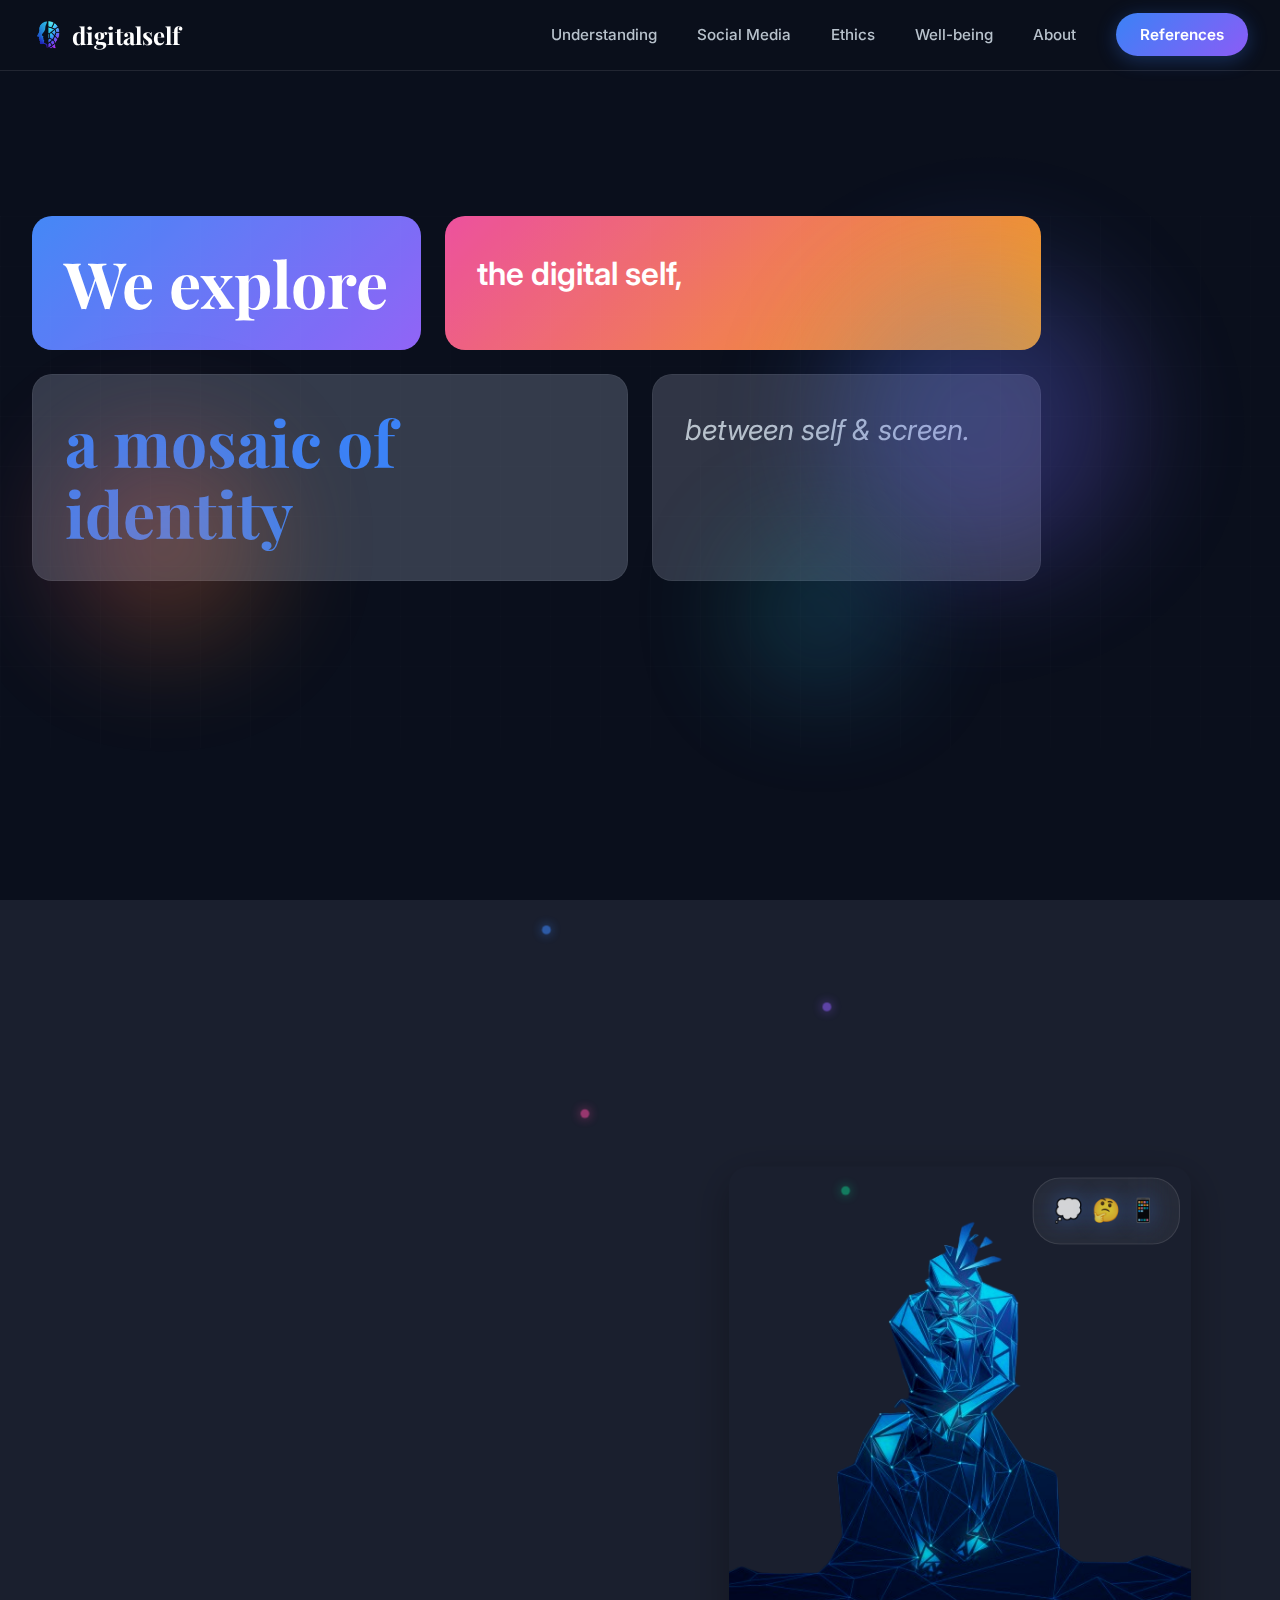
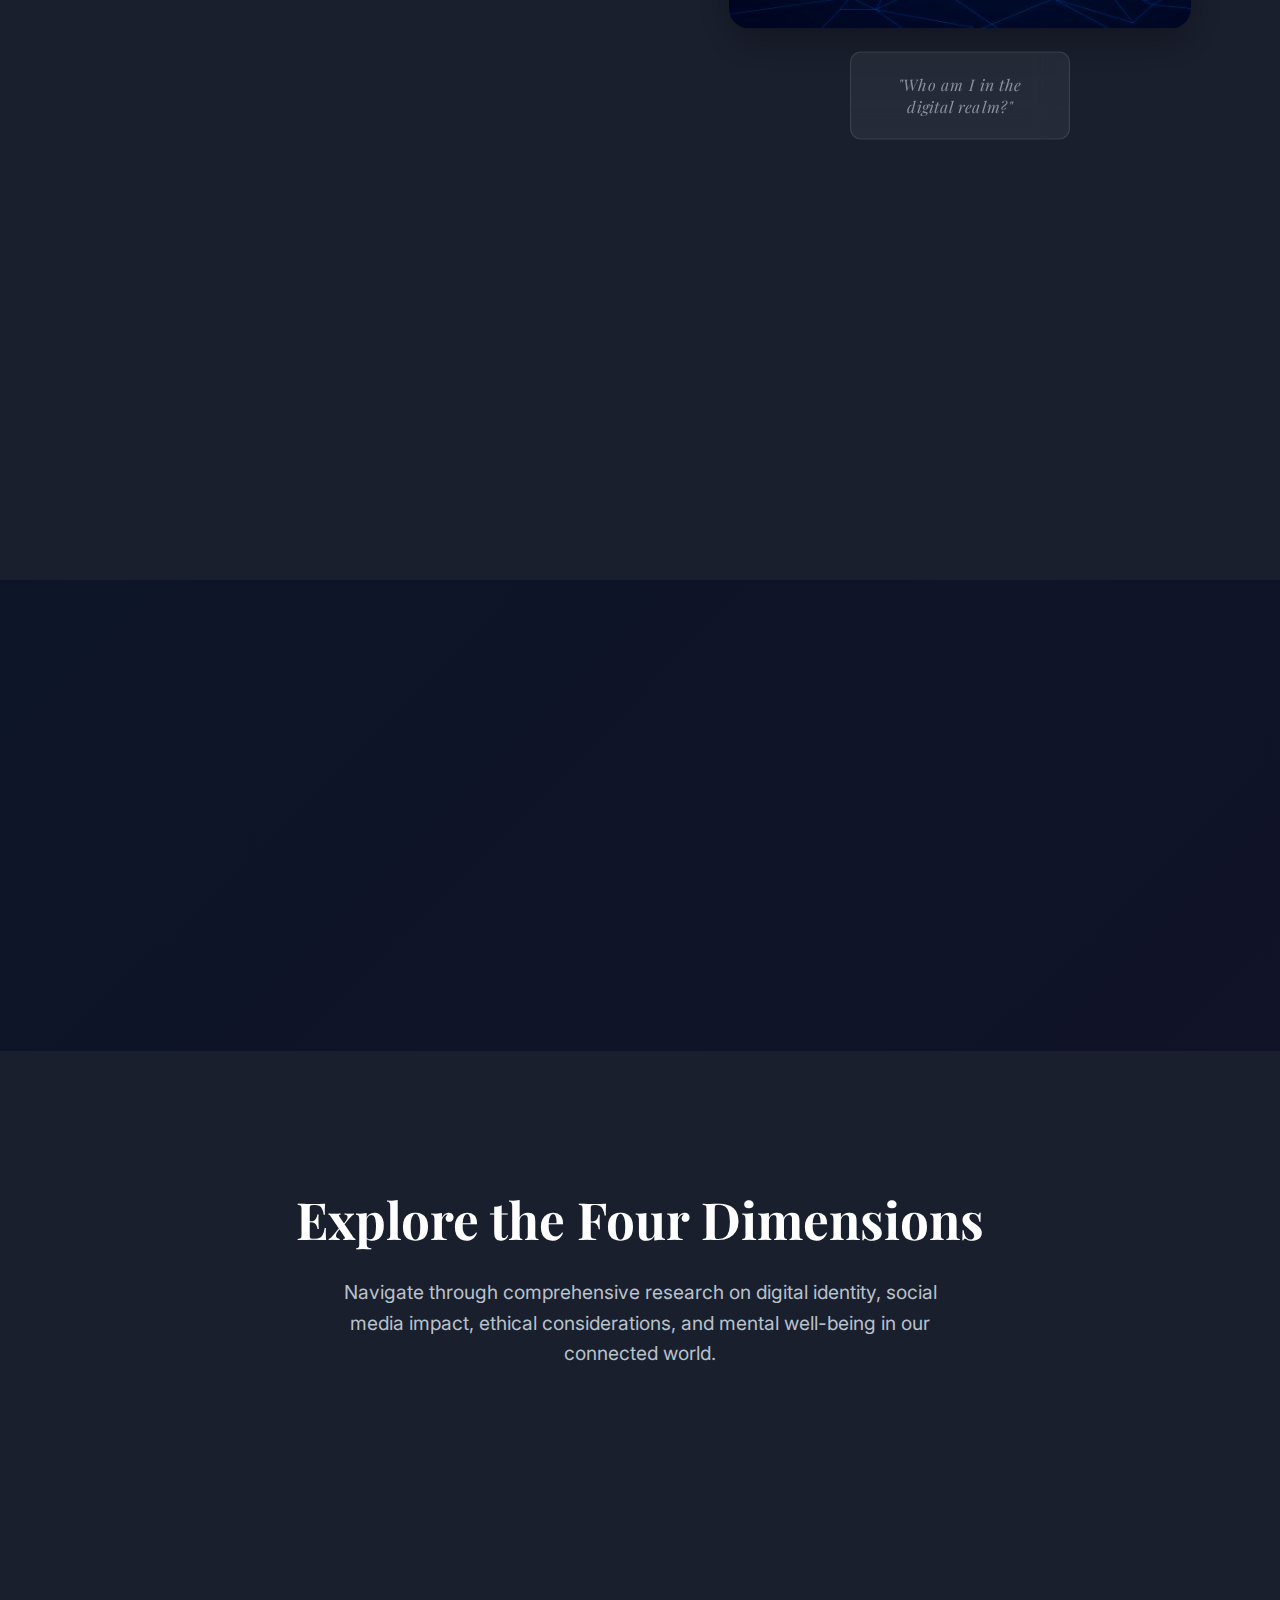
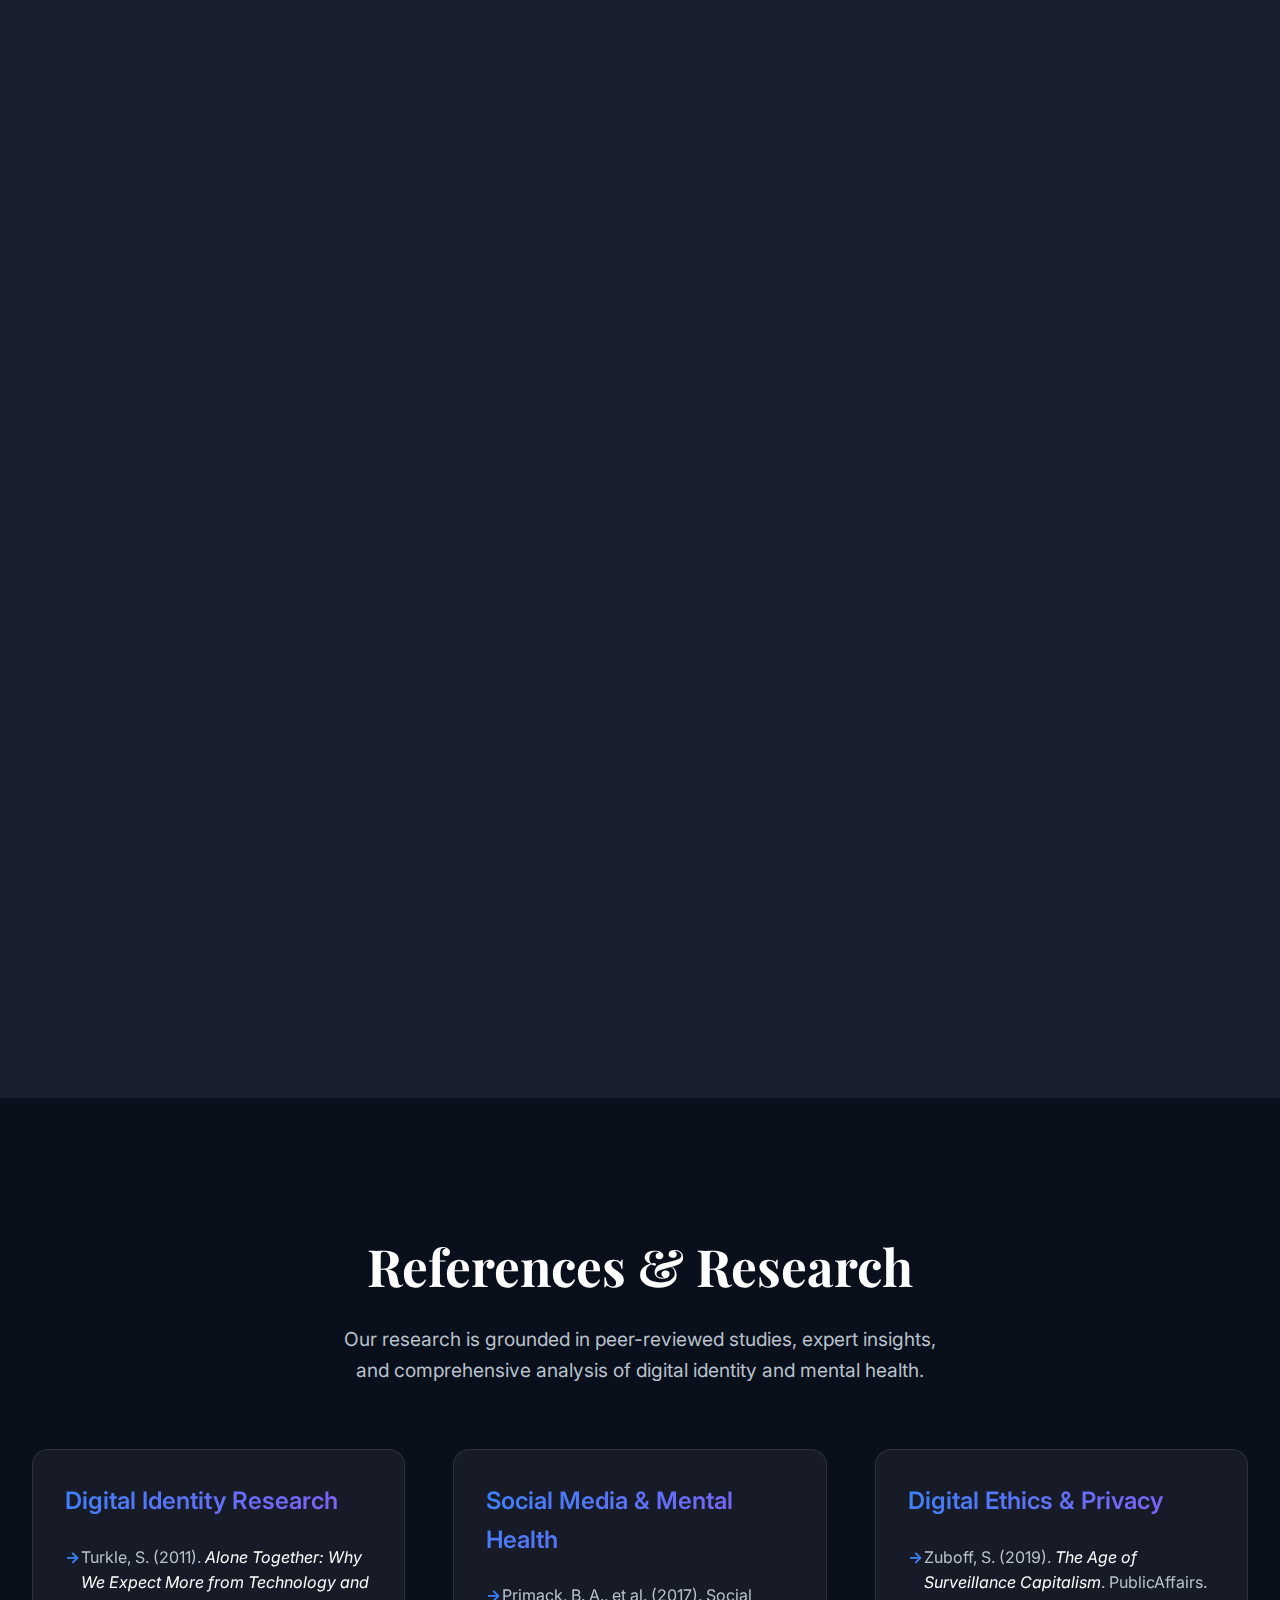
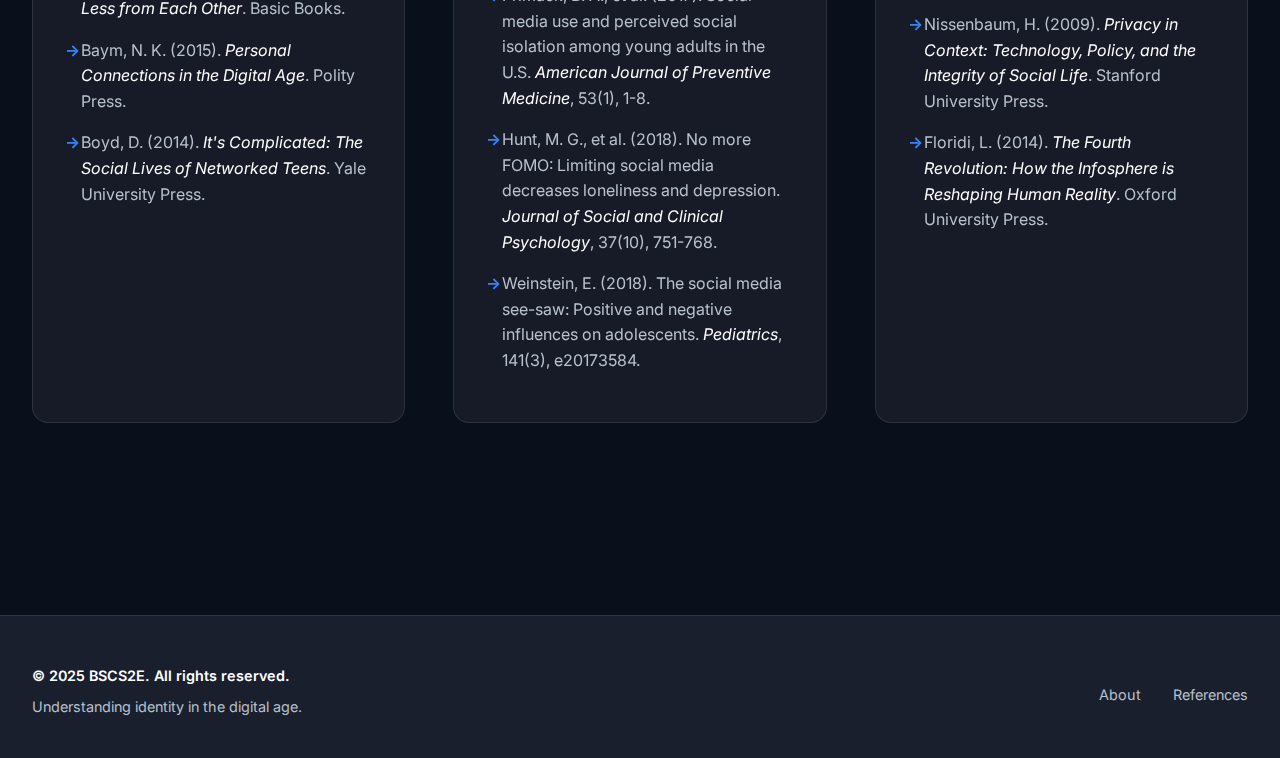
<file: index.html>
<!DOCTYPE html>
<html lang="en">
<head>    <meta charset="UTF-8">
    <meta name="viewport" content="width=device-width, initial-scale=1.0, viewport-fit=cover">
    <meta name="description" content="Explore the complex relationship between your authentic self and digital identity. Understanding identity in the digital age through research and analysis.">
    <meta name="keywords" content="digital identity, online self, digital wellbeing, social media psychology, digital ethics">
    <meta name="author" content="Digital Self Research Team">
    <meta name="theme-color" content="#0a0f1c">
    
    <!-- Performance and PWA Meta Tags -->
    <meta name="mobile-web-app-capable" content="yes">
    <meta name="apple-mobile-web-app-capable" content="yes">
    <meta name="apple-mobile-web-app-status-bar-style" content="black-translucent">
    <meta name="apple-mobile-web-app-title" content="Digital Self">
    
    <!-- Open Graph Tags -->
    <meta property="og:title" content="Digital Self - Understanding Your Online Identity">
    <meta property="og:description" content="Explore the complex relationship between your authentic self and digital identity">
    <meta property="og:type" content="website">
    <meta property="og:image" content="assets/landing/img/logoWithoutBG.png">
    <meta property="og:url" content="https://digitalself.example.com">
    
    <!-- Twitter Card Tags -->
    <meta name="twitter:card" content="summary_large_image">
    <meta name="twitter:title" content="Digital Self - Understanding Your Online Identity">
    <meta name="twitter:description" content="Explore the complex relationship between your authentic self and digital identity">
    <meta name="twitter:image" content="assets/landing/img/logoWithoutBG.png">
    
    <title>Digital Self | Understanding Your Online Identity</title>
    <link rel="icon" href="assets/landing/img/logoWithoutBG.png">
    <link rel="stylesheet" href="assets/landing/css/landing-styles.css">
    <link href="https://fonts.googleapis.com/css2?family=Inter:wght@300;400;500;600;700;800&family=Playfair+Display:wght@400;500;600;700&display=swap" rel="stylesheet">
      <!-- Preload critical resources -->
    <link rel="preload" href="assets/landing/css/landing-styles.css" as="style">
</head>
<body>
      <!-- Navigation -->
    <nav class="navbar" role="navigation" aria-label="Main navigation">        <div class="nav-container">
            <div class="nav-logo">
                <img src="assets/landing/img/logoWithoutBG.png" alt="Digital Self Logo" class="logo-img">
                <a href="index.html" aria-label="Digital Self Project - Home">digitalself</a>
            </div>            <ul class="nav-menu" role="menubar">
                <li role="none"><a href="#understanding" class="nav-link" role="menuitem">Understanding</a></li>
                <li role="none"><a href="#understanding" class="nav-link" role="menuitem">Social Media</a></li>
                <li role="none"><a href="#understanding" class="nav-link" role="menuitem">Ethics</a></li>
                <li role="none"><a href="#understanding" class="nav-link" role="menuitem">Well-being</a></li>
                <li role="none"><a href="#about" class="nav-link" role="menuitem">About</a></li>
                <li role="none"><a href="#references" class="nav-link talk-btn" role="menuitem">References</a></li>
            </ul>
            <button class="hamburger" aria-label="Toggle navigation menu" aria-expanded="false" aria-controls="nav-menu">
                <span class="bar" aria-hidden="true"></span>
                <span class="bar" aria-hidden="true"></span>
                <span class="bar" aria-hidden="true"></span>
            </button>
        </div>
    </nav>    <!-- Hero Section -->
    <main id="main-content">
        <section id="home" class="hero" role="banner">
            <div class="hero-container">                <!-- Modular Text Block Grid -->
                <div class="hero-grid">
                    <div class="text-block accent-block">
                        <h2>the digital self,</h2>
                    </div>
                    
                    <div class="text-block primary-large">
                        <h1>We explore</h1>
                    </div>
                    
                    <div class="text-block small-block">
                        <p>between self & screen.</p>
                    </div>
                    
                    <div class="text-block secondary-large">
                        <h1>a mosaic of identity</h1>
                    </div>
                    
                    <div class="text-block highlight-gradient">
                        <h2>reimagined.</h2>
                    </div>
                      <div class="text-block quote-emphasis">
                        <h2>Authenticity in pixels,</h2>
                    </div>
                      <a href="#understanding" class="text-block cta-block" role="button" aria-label="Start exploring the four dimensions of digital identity">
                        <div class="cta-content">
                            <h3>Start exploring</h3>
                            <div class="arrow" aria-hidden="true">→</div>
                        </div>
                    </a>
                </div>
                
                <!-- Background Elements -->
                <div class="bg-elements" aria-hidden="true">
                    <div class="floating-orb orb-1"></div>
                    <div class="floating-orb orb-2"></div>
                    <div class="floating-orb orb-3"></div>
                    <div class="grid-overlay"></div>
                </div>
            </div>
        </section>    <!-- About Section -->
    <section id="about" class="about-section">
        <div class="container">
            <div class="about-grid">
                <div class="about-text-blocks">
                    <div class="about-header">
                        <h2>Everything begins with understanding.</h2>
                        <div class="divider-line"></div>
                    </div>
                    
                    <div class="about-content-grid">
                        <div class="content-block main-content">
                            <h3>We are digital identity's leading research collective.</h3>
                            <p>We are a pioneering group focused on understanding the most complex aspects of digital identity and the systems that shape them. Our research is comprehensive and purpose-built specifically to excel at human digital experience.</p>
                        </div>
                        
                        <div class="content-block secondary-content">
                            <p>Our innovative approach and methodologies allow our insights to learn like the best researchers through observation and analysis, navigating complexity to discover meaningful solutions.</p>
                        </div>
                        
                        <div class="content-block insight-content">
                            <p>We're creating our foundational understanding from the ground up, achieving breakthroughs through original, evidence-based research.</p>
                        </div>
                        
                        <div class="content-block intelligence-content">
                            <p>Our intelligence understands your digital behavior, online presence patterns, and how technology reflects your authentic self—creating compound value that transforms how individuals operate in digital spaces.</p>
                        </div>
                    </div>                </div>
                  <!-- Thinking Statue -->
                <div class="visualization-area">
                    <!-- Thinking Statue Image -->
                    <div class="thinking-statue-container enlarged">
                        <div class="statue-image-wrapper">
                            <img src="assets/landing/img/thinkingStatue.png" alt="Thinking Statue - Digital Self Contemplation" class="thinking-statue-image">
                            <div class="statue-overlay">
                                <div class="digital-thoughts-overlay">
                                    <span class="thought-icon">💭</span>
                                    <span class="thought-icon">🤔</span>
                                    <span class="thought-icon">📱</span>
                                </div>
                            </div>
                        </div>
                        <div class="statue-inscription">
                            <p>"Who am I in the digital realm?"</p>
                        </div>
                        <div class="reflection-particles">
                            <div class="particle particle-1"></div>
                            <div class="particle particle-2"></div>
                            <div class="particle particle-3"></div>
                            <div class="particle particle-4"></div>
                        </div>
                    </div>
                </div>
            </div>
        </div>
    </section>    <!-- Key Quote Section -->
    <section class="quote-section">
        <div class="container">
            <div class="quote-layout">
                <div class="quote-block-left">
                    <div class="quote-mark">"</div>
                </div>
                <div class="quote-content-center">
                    <blockquote>
                        In a world of filters and status updates, are you showing your true self, or a digital version of who you wish to be?
                    </blockquote>
                </div>
                <div class="quote-block-right">
                    <div class="quote-attribution">
                        <p>— The central question of digital identity</p>
                    </div>
                </div>
            </div>
        </div>
    </section>    <!-- Sections Grid -->
    <section id="understanding" class="sections-container">
        <div class="container">
            <div class="sections-header">
                <h2>Explore the Four Dimensions</h2>
                <p>Navigate through comprehensive research on digital identity, social media impact, ethical considerations, and mental well-being in our connected world.</p>
            </div>
            
            <div class="sections-grid">
                <div id="understanding-card" class="section-card understanding" onclick="window.location.href='assets/section1/understanding-overview.html'">
                    <div class="card-visual">
                        <div class="card-pattern pattern-understanding"></div>
                        <div class="card-icon">⚡</div>
                    </div>
                    <div class="card-content">
                        <h3>Understanding the Digital Self</h3>
                        <p>Explore the three dimensions: Real Self, Ideal Self, and Online Self. Learn what defines your digital identity and how these different aspects of yourself interact in digital spaces.</p>
                        <div class="card-tags">
                            <span class="tag">Identity Theory</span>
                            <span class="tag">Self-Concept</span>
                            <span class="tag">Digital Persona</span>
                        </div>                        <a href="assets/section1/understanding-overview.html" class="card-link">
                            <span>Explore Section</span>
                            <div class="link-arrow">→</div>
                        </a>
                    </div>
                </div>

                <div id="social-media" class="section-card social-media" onclick="window.location.href='assets/section2/social-media-overview.html'">
                    <div class="card-visual">
                        <div class="card-pattern pattern-social"></div>
                        <div class="card-icon">🌐</div>
                    </div>
                    <div class="card-content">
                        <h3>Social Media & Online Identity</h3>
                        <p>Navigate validation seeking, comparison traps, and digital burnout in the social media age. Understand how platforms shape our self-perception and relationships.</p>
                        <div class="card-tags">
                            <span class="tag">Social Validation</span>
                            <span class="tag">Digital Wellness</span>
                            <span class="tag">Online Behavior</span>
                        </div>                        <a href="assets/section2/social-media-overview.html" class="card-link">
                            <span>Navigate Section</span>
                            <div class="link-arrow">→</div>
                        </a>
                    </div>
                </div>

                <div id="ethics" class="section-card ethics" onclick="window.location.href='assets/section3/digital-ethics-overview.html'">
                    <div class="card-visual">
                        <div class="card-pattern pattern-ethics"></div>
                        <div class="card-icon">🛡️</div>
                    </div>
                    <div class="card-content">
                        <h3>Digital Ethics & Security</h3>
                        <p>Learn about online consent, privacy protection, and ethical digital behavior. Understand your rights and responsibilities in digital spaces.</p>
                        <div class="card-tags">
                            <span class="tag">Privacy Rights</span>
                            <span class="tag">Digital Ethics</span>
                            <span class="tag">Data Security</span>
                        </div>                        <a href="assets/section3/digital-ethics-overview.html" class="card-link">
                            <span>Secure Section</span>
                            <div class="link-arrow">→</div>
                        </a>
                    </div>
                </div>

                <div id="wellbeing" class="section-card wellbeing" onclick="window.location.href='assets/section4/wellbeing-overview.html'">
                    <div class="card-visual">
                        <div class="card-pattern pattern-wellbeing"></div>
                        <div class="card-icon">💚</div>
                    </div>                    <div class="card-content">
                        <h3>Digital Self & Mental Well-being</h3>
                        <p>Understand how digital spaces affect emotions and learn mental health strategies. Discover tools for maintaining psychological wellness online.</p>
                        <div class="card-tags">
                            <span class="tag">Mental Health</span>
                            <span class="tag">Digital Wellness</span>
                            <span class="tag">Emotional Balance</span>
                        </div>                        <a href="assets/section4/wellbeing-overview.html" class="card-link" aria-label="Visit Digital Self & Mental Well-being section">
                            <span>Nurture Section</span>
                            <div class="link-arrow" aria-hidden="true">→</div>
                        </a>
                    </div>
                </div>
            </div>
        </div>    </section>
    </main>

    <!-- References Section -->
    <section id="references" class="references-section">
        <div class="container">
            <div class="references-header">
                <h2>References & Research</h2>
                <p>Our research is grounded in peer-reviewed studies, expert insights, and comprehensive analysis of digital identity and mental health.</p>
            </div>
            <div class="references-content">
                <div class="reference-category">
                    <h3>Digital Identity Research</h3>
                    <ul>
                        <li>Turkle, S. (2011). <em>Alone Together: Why We Expect More from Technology and Less from Each Other</em>. Basic Books.</li>
                        <li>Baym, N. K. (2015). <em>Personal Connections in the Digital Age</em>. Polity Press.</li>
                        <li>Boyd, D. (2014). <em>It's Complicated: The Social Lives of Networked Teens</em>. Yale University Press.</li>
                    </ul>
                </div>
                <div class="reference-category">
                    <h3>Social Media & Mental Health</h3>
                    <ul>
                        <li>Primack, B. A., et al. (2017). Social media use and perceived social isolation among young adults in the U.S. <em>American Journal of Preventive Medicine</em>, 53(1), 1-8.</li>
                        <li>Hunt, M. G., et al. (2018). No more FOMO: Limiting social media decreases loneliness and depression. <em>Journal of Social and Clinical Psychology</em>, 37(10), 751-768.</li>
                        <li>Weinstein, E. (2018). The social media see-saw: Positive and negative influences on adolescents. <em>Pediatrics</em>, 141(3), e20173584.</li>
                    </ul>
                </div>
                <div class="reference-category">
                    <h3>Digital Ethics & Privacy</h3>
                    <ul>
                        <li>Zuboff, S. (2019). <em>The Age of Surveillance Capitalism</em>. PublicAffairs.</li>
                        <li>Nissenbaum, H. (2009). <em>Privacy in Context: Technology, Policy, and the Integrity of Social Life</em>. Stanford University Press.</li>
                        <li>Floridi, L. (2014). <em>The Fourth Revolution: How the Infosphere is Reshaping Human Reality</em>. Oxford University Press.</li>
                    </ul>
                </div>
            </div>
        </div>
    </section>

    <!-- Footer -->
    <footer class="footer" role="contentinfo">
        <div class="container">
            <div class="footer-content">
                <div class="footer-text">
                    <p>&copy; 2025 BSCS2E. All rights reserved.</p>
                    <p>Understanding identity in the digital age.</p>
                </div>
                <div class="footer-links">
                    <a href="#about" class="footer-link">About</a>
                    <a href="#references" class="footer-link">References</a>                </div>
            </div>
        </div>    </footer>

    <script src="assets/landing/js/landing-animations-enhanced.js"></script>
</body>
</html>
</file>
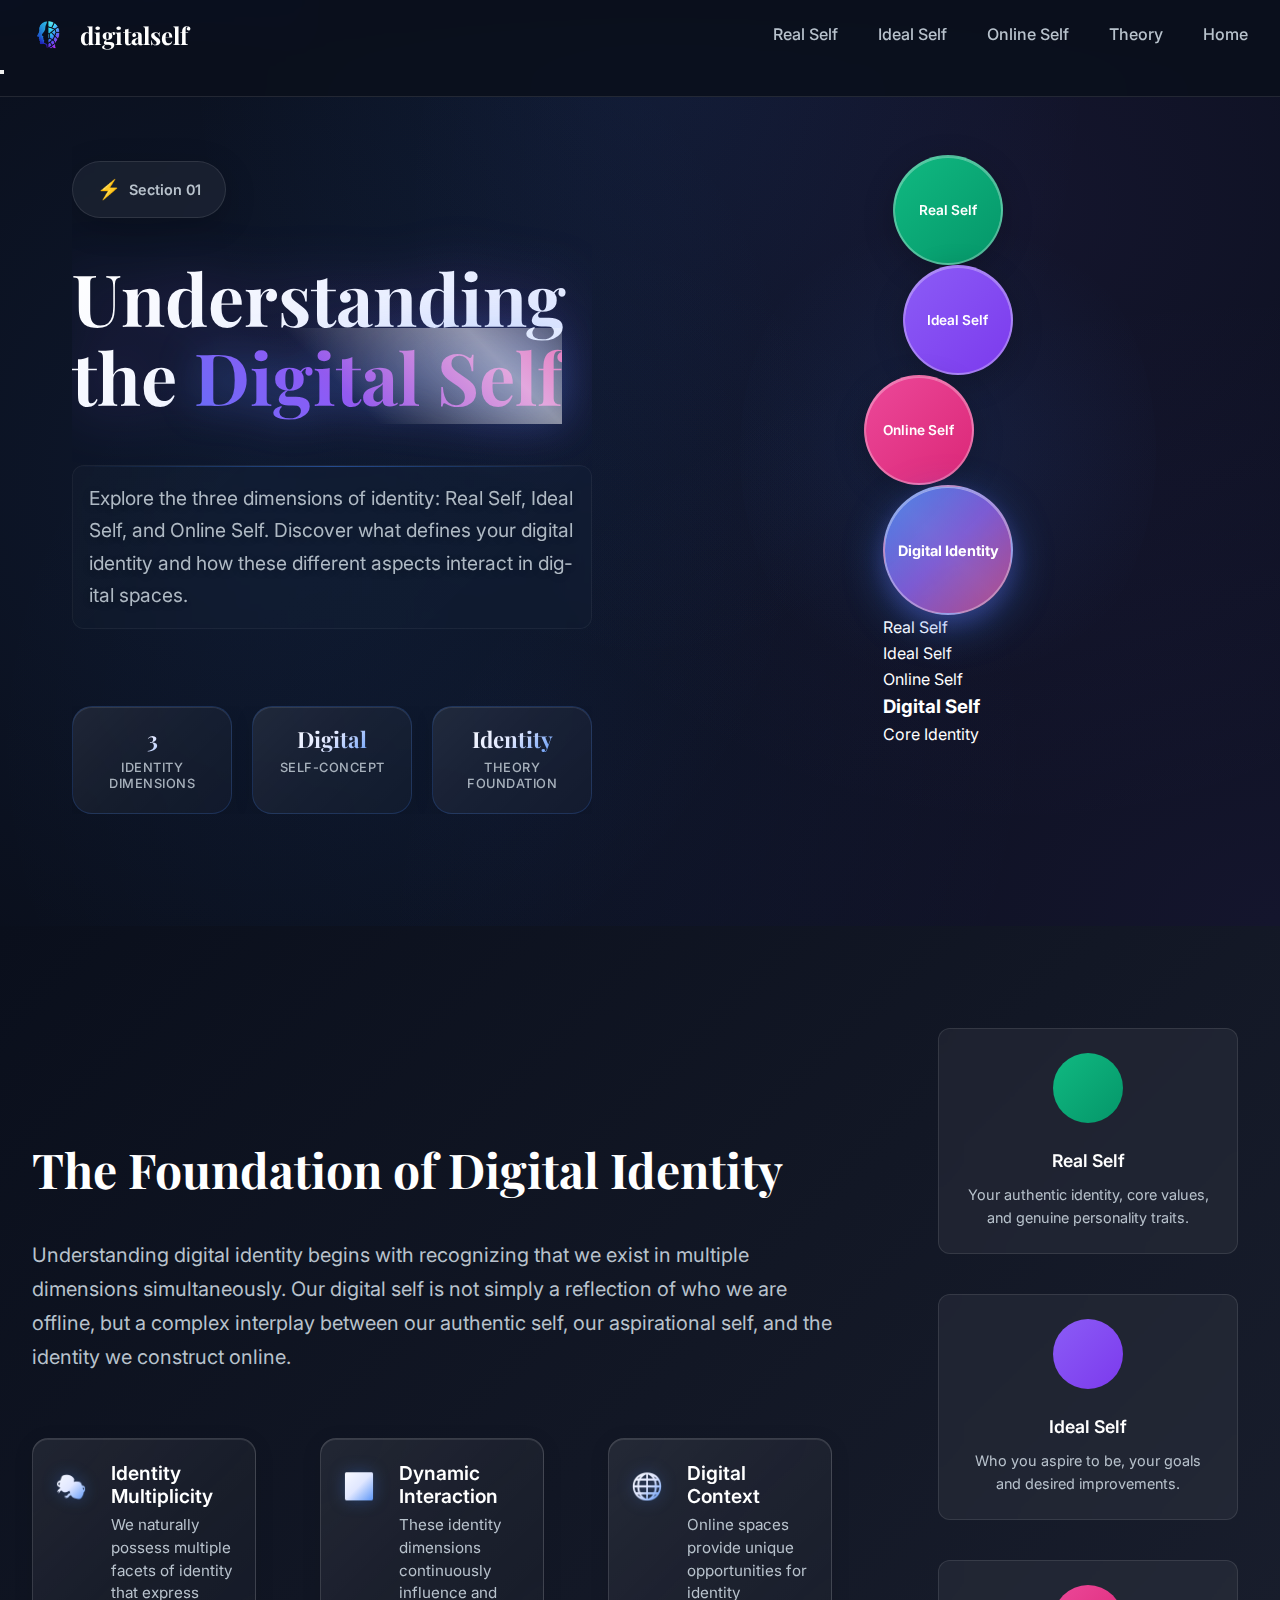
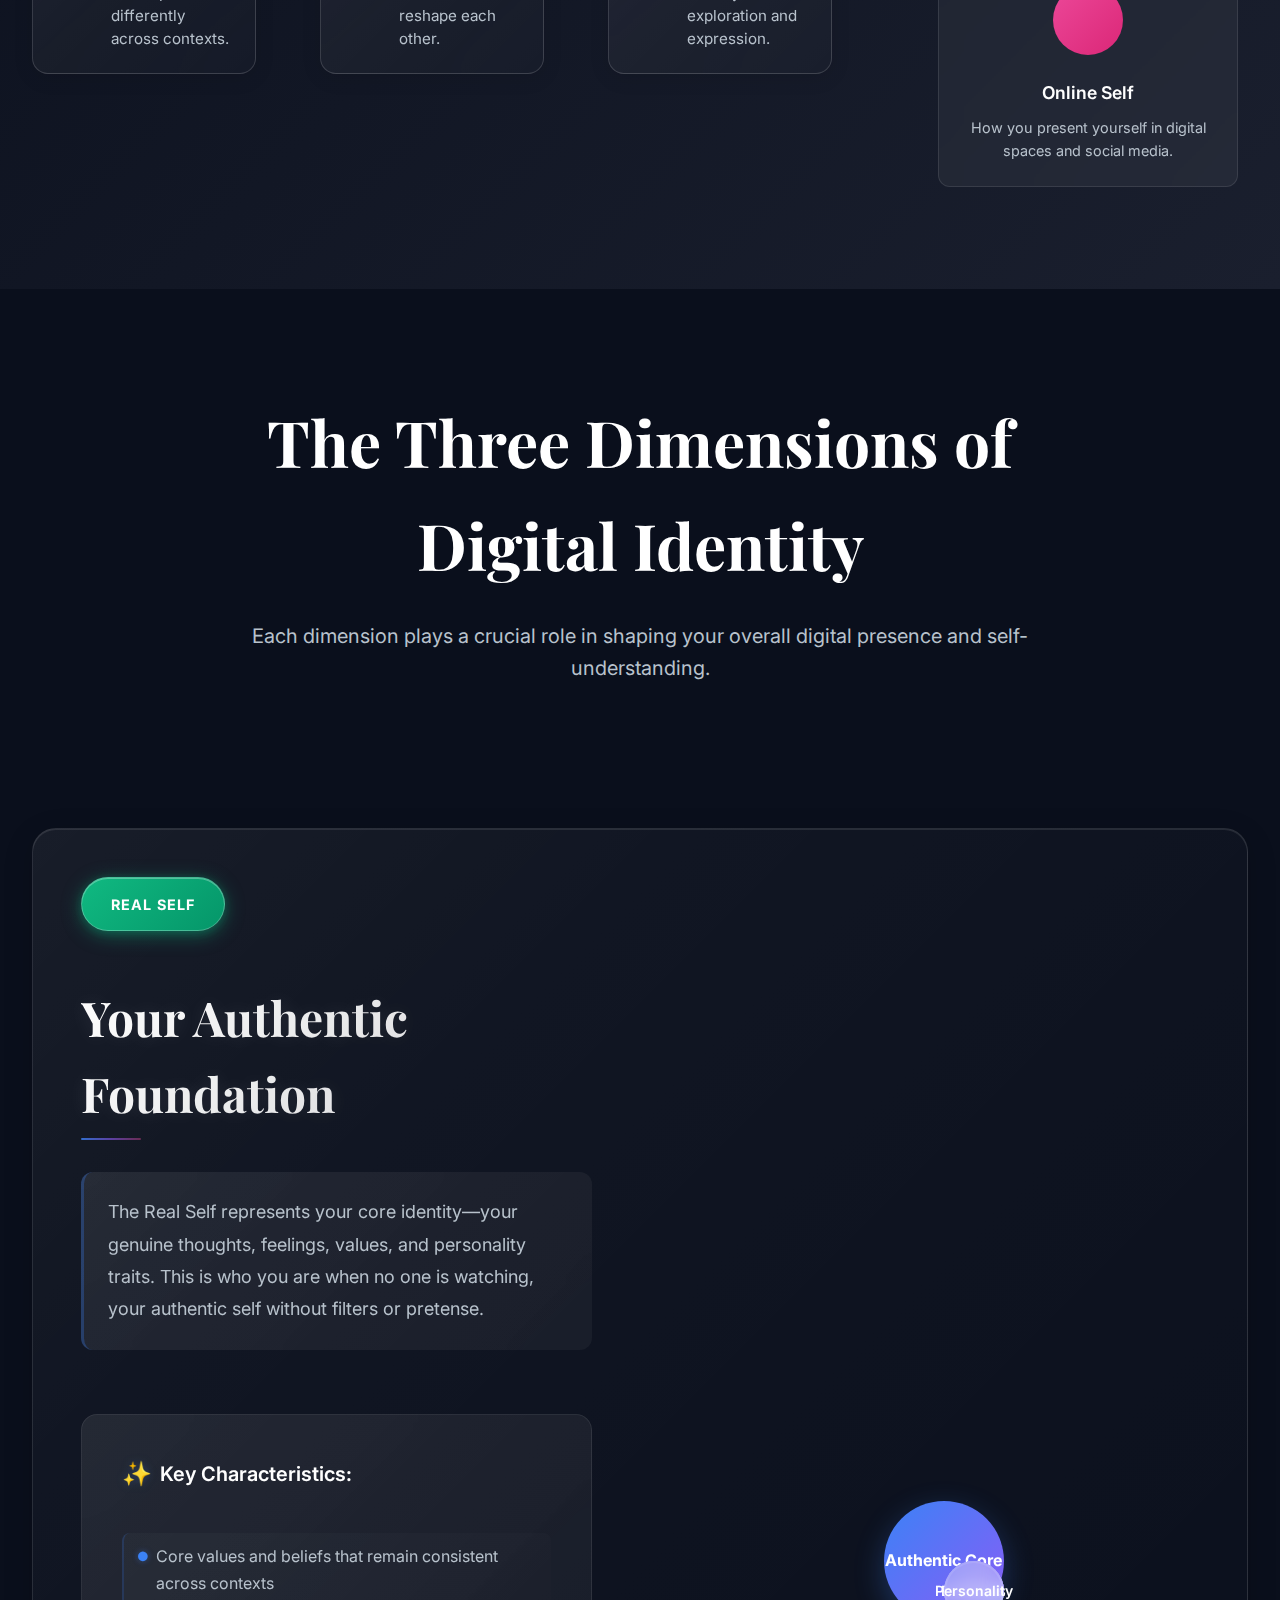
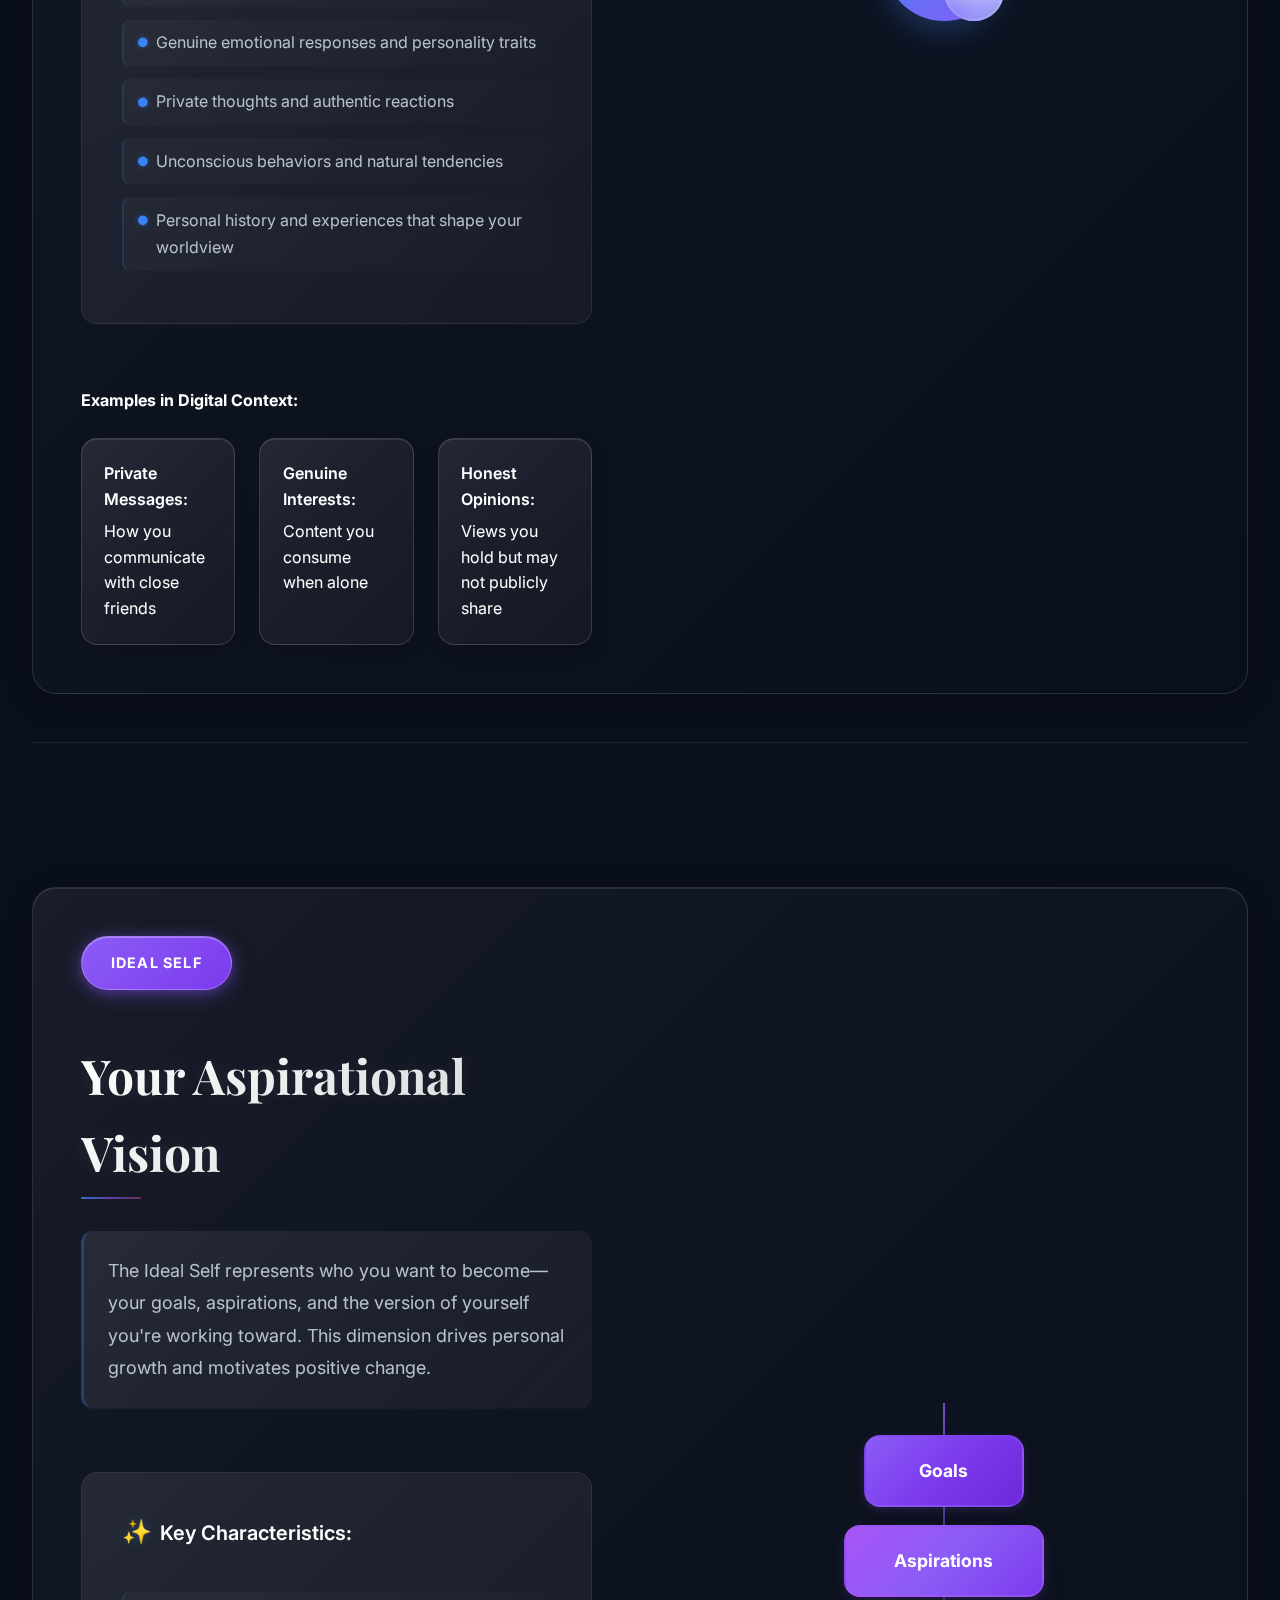
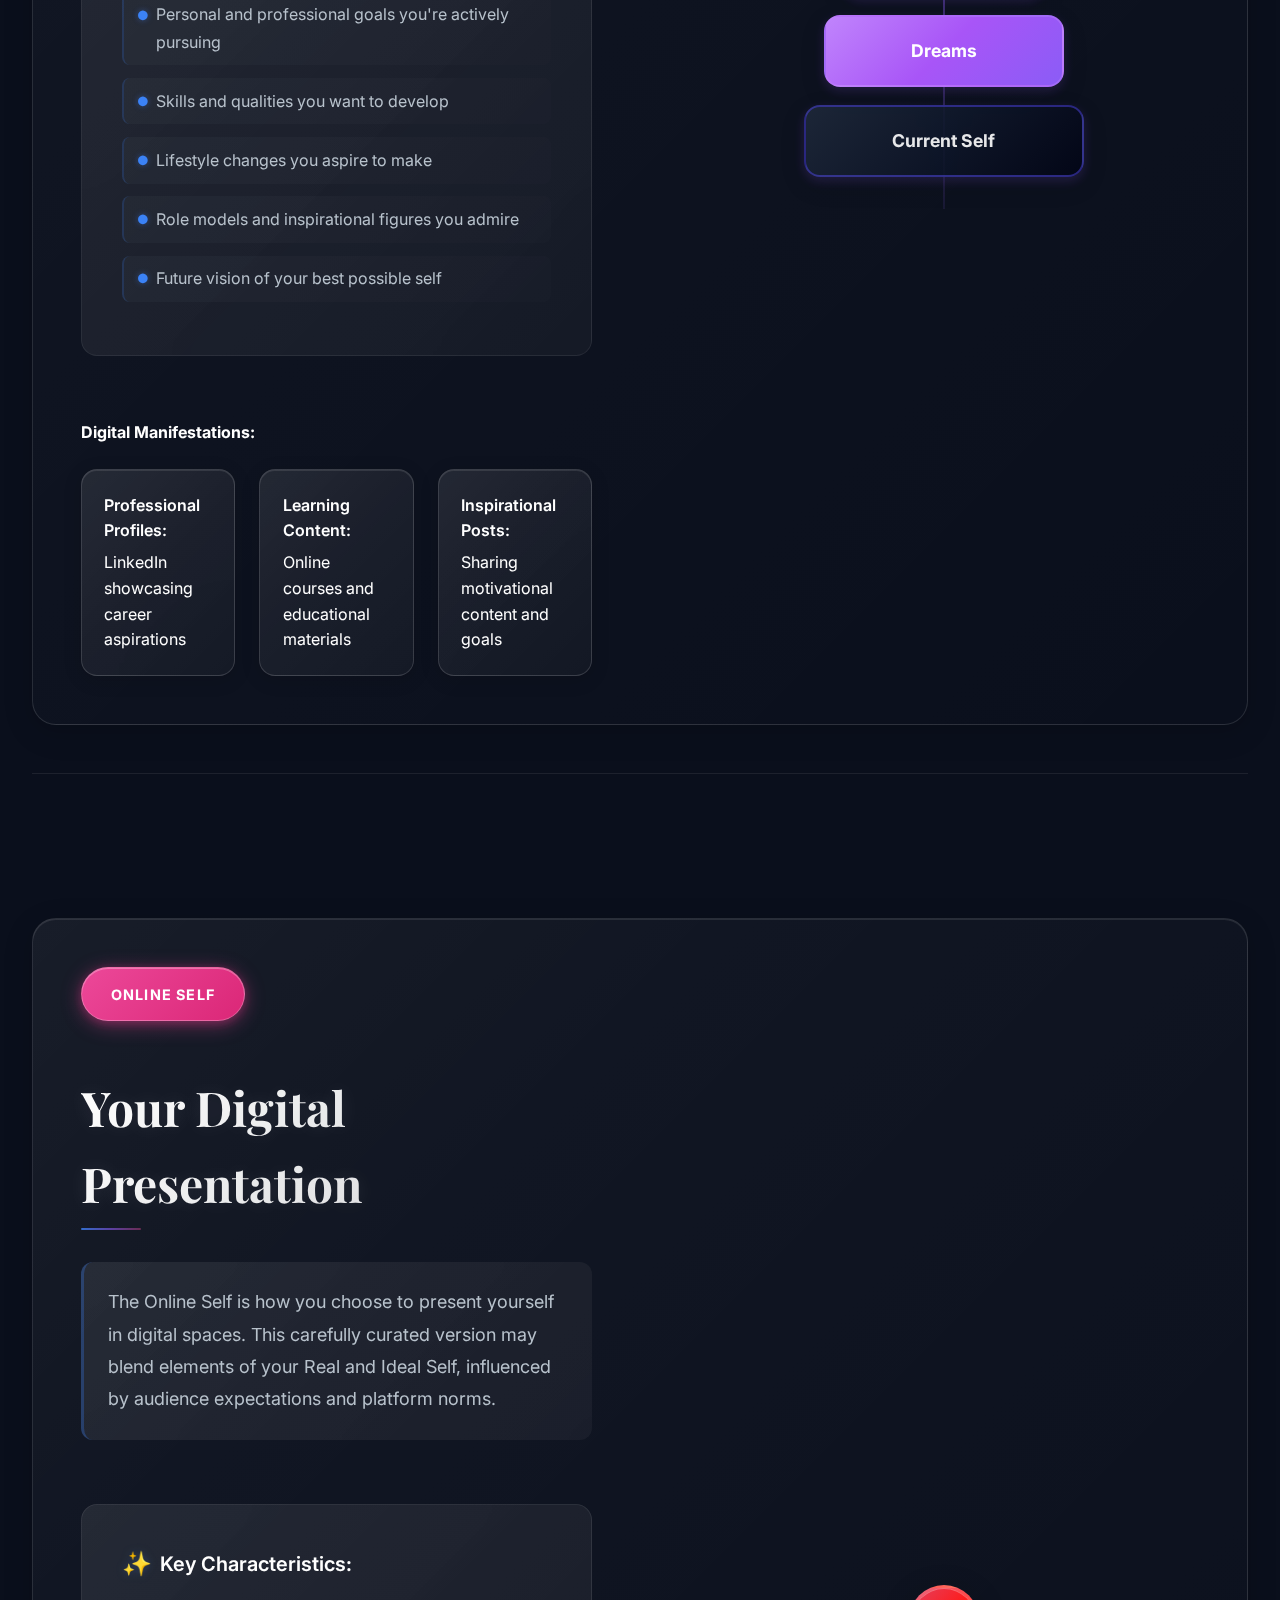
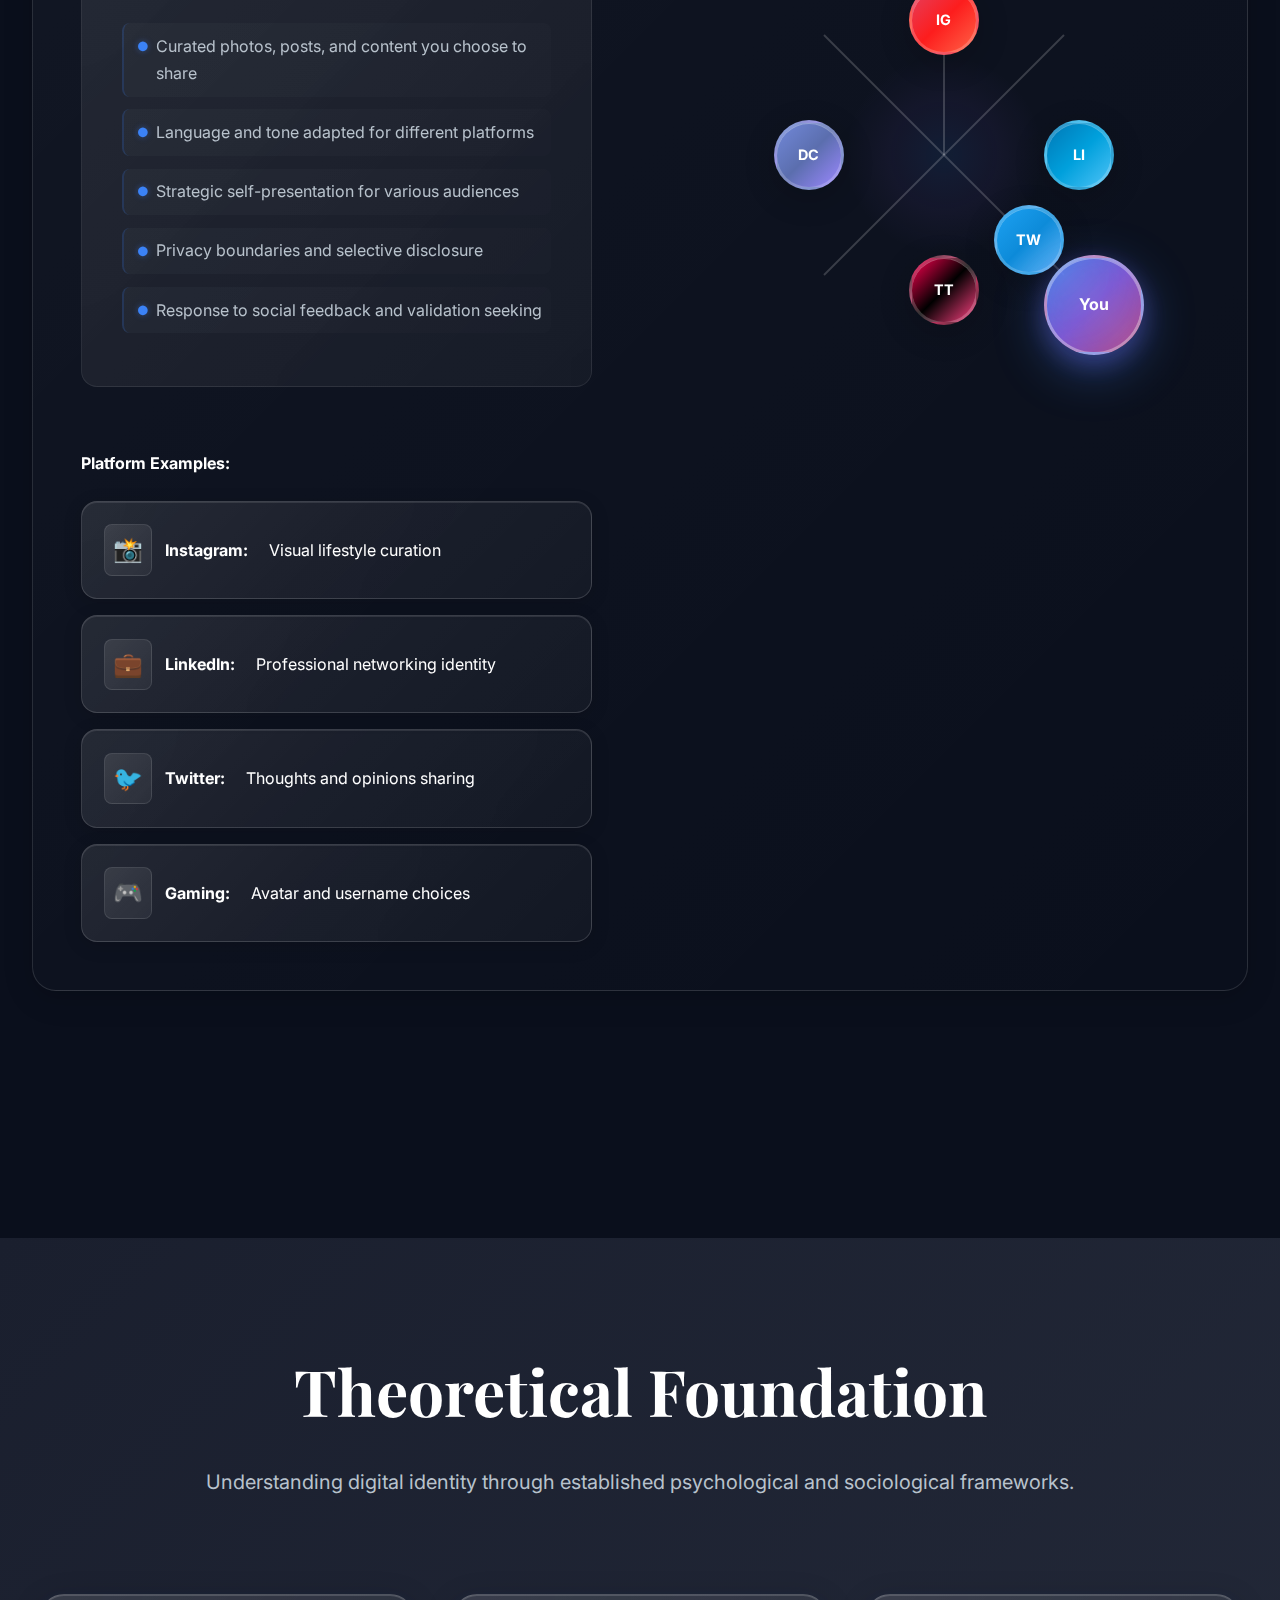
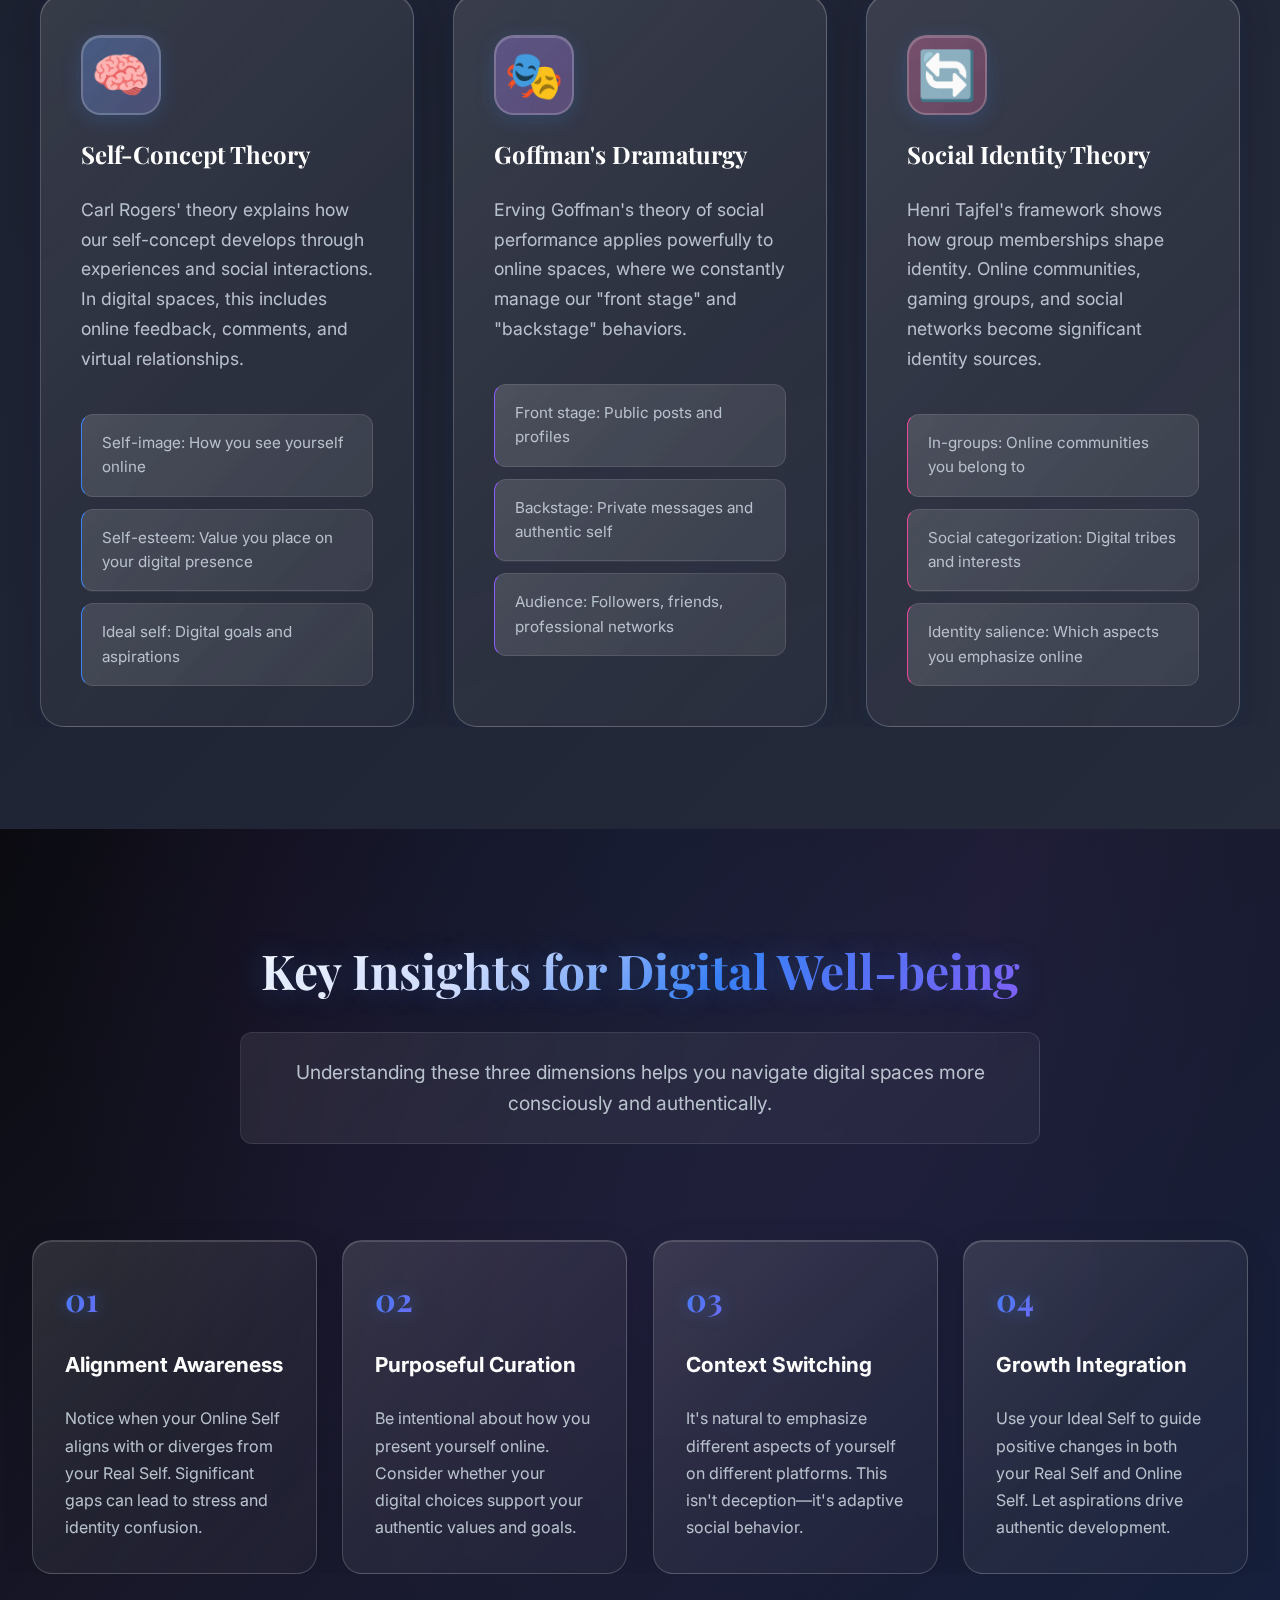
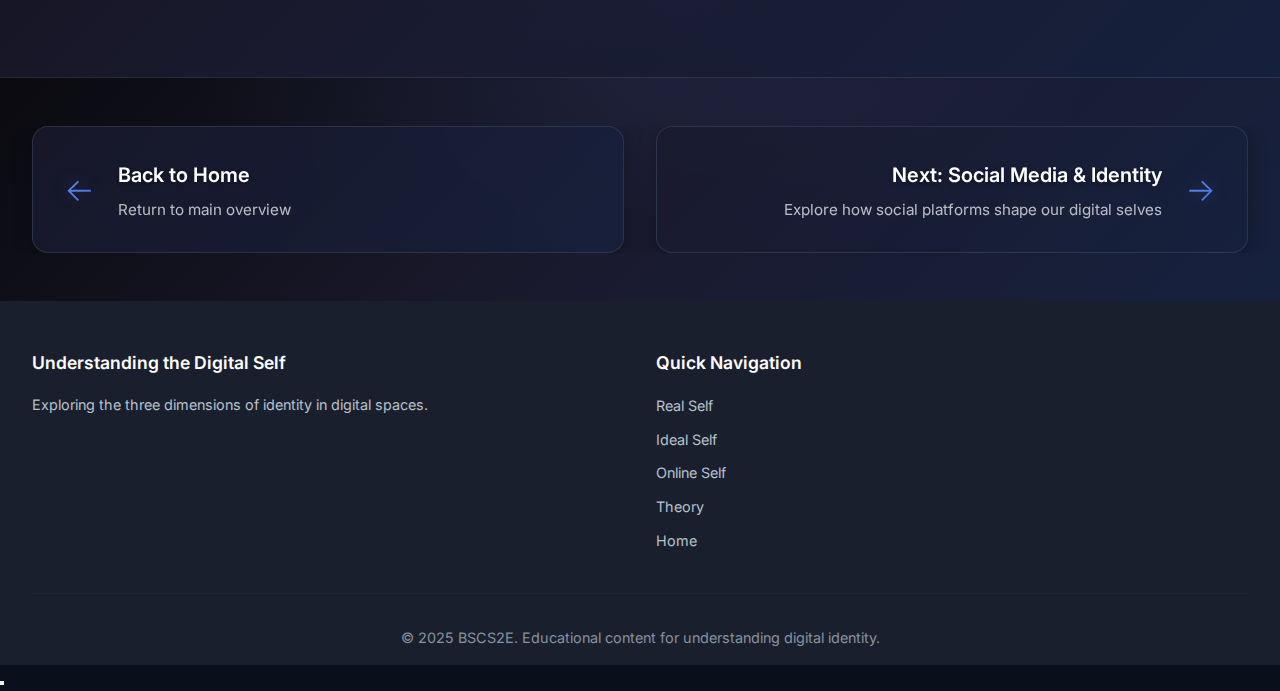
<file: assets/section1/understanding-overview.html>
<!DOCTYPE html>
<html lang="en">
<head>
    <meta charset="UTF-8">
    <meta name="viewport" content="width=device-width, initial-scale=1.0, viewport-fit=cover">
    <meta name="description" content="Explore the three dimensions of digital identity: Real Self, Ideal Self, and Online Self. Learn how these aspects interact to shape your digital presence and identity.">
    <meta name="keywords" content="digital self, online identity, real self, ideal self, digital psychology, identity theory, digital well-being">
    <meta name="author" content="Digital Self Project">
    
    <!-- Mobile Optimization -->
    <meta name="theme-color" content="#0a0f1c">
    <meta name="msapplication-navbutton-color" content="#0a0f1c">
    <meta name="apple-mobile-web-app-capable" content="yes">
    <meta name="apple-mobile-web-app-status-bar-style" content="black-translucent">
    <meta name="format-detection" content="telephone=no">
    
    <!-- Performance -->
    <meta name="referrer" content="no-referrer-when-downgrade">
    <link rel="preconnect" href="https://fonts.googleapis.com">
    <link rel="preconnect" href="https://fonts.gstatic.com" crossorigin>
    <link rel="dns-prefetch" href="https://fonts.googleapis.com">
    
    <!-- Open Graph Meta Tags -->
    <meta property="og:title" content="Understanding the Digital Self - Digital Self Project">
    <meta property="og:description" content="Explore the three dimensions of digital identity: Real Self, Ideal Self, and Online Self.">
    <meta property="og:type" content="website">
    <meta property="og:url" content="https://digitalself.com/section1/understanding-overview.html">
    
    <!-- Twitter Card Meta Tags -->
    <meta name="twitter:card" content="summary_large_image">
    <meta name="twitter:title" content="Understanding the Digital Self">
    <meta name="twitter:description" content="Explore the three dimensions of digital identity and their interaction in digital spaces.">
    
    <title>Understanding the Digital Self - Digital Self Project</title>
    <link rel="icon" href="../landing/img/logoWithoutBG.png" type="image/png">    <link rel="stylesheet" href="css/styles.css">
    <link href="https://fonts.googleapis.com/css2?family=Inter:wght@300;400;500;600;700;800&family=Playfair+Display:wght@400;500;600;700&display=swap" rel="stylesheet">
</head>
<body>    
    <!-- Skip to content link for accessibility -->
    <a href="#main-content" class="skip-to-content">Skip to main content</a>
    
    <!-- Navigation -->
    <nav class="navbar" role="navigation" aria-label="Main navigation">
        <div class="nav-container">
            <div class="nav-logo">
                <img src="../landing/img/logoWithoutBG.png" alt="Digital Self Logo" class="logo-img">
                <a href="../../index.html" aria-label="Digital Self Project - Home">digitalself</a>
            </div>
            <ul class="nav-menu" role="menubar" aria-hidden="true">
                <li role="none"><a href="#real-self" class="nav-link" role="menuitem">Real Self</a></li>
                <li role="none"><a href="#ideal-self" class="nav-link" role="menuitem">Ideal Self</a></li>
                <li role="none"><a href="#online-self" class="nav-link" role="menuitem">Online Self</a></li>
                <li role="none"><a href="#identity-theory" class="nav-link" role="menuitem">Theory</a></li>
                <li role="none"><a href="../../index.html" class="nav-link" role="menuitem">Home</a></li>
            </ul>
            <button class="hamburger" aria-label="Toggle navigation menu" aria-expanded="false" aria-controls="nav-menu">
                <span class="bar" aria-hidden="true"></span>
                <span class="bar" aria-hidden="true"></span>
                <span class="bar" aria-hidden="true"></span>
            </button>
        </div>
    </nav>

    <main id="main-content">    <!-- Hero Section -->
    <section class="hero" aria-labelledby="hero-title">
        <div class="hero-container">
            <div class="hero-content">
                <div class="section-badge">
                    <span class="badge-icon" aria-hidden="true">⚡</span>
                    <span>Section 01</span>
                </div>
                <h1 id="hero-title" class="hero-title">Understanding the <span class="gradient-text">Digital Self</span></h1>
                <p class="hero-subtitle">Explore the three dimensions of identity: Real Self, Ideal Self, and Online Self. Discover what defines your digital identity and how these different aspects interact in digital spaces.</p>
                <div class="hero-stats" role="list" aria-label="Section overview statistics">
                    <div class="stat" role="listitem">
                        <h3>3</h3>
                        <p>Identity Dimensions</p>
                    </div>
                    <div class="stat" role="listitem">
                        <h3>Digital</h3>
                        <p>Self-Concept</p>
                    </div>
                    <div class="stat" role="listitem">
                        <h3>Identity</h3>
                        <p>Theory Foundation</p>
                    </div>
                </div>
            </div>            <div class="hero-visual" aria-label="Interactive identity model visualization">
                <div class="identity-model">
                    <div class="identity-circle real-self" tabindex="0" role="button" aria-label="Real Self - Your authentic identity and core values">
                        <span>Real Self</span>
                    </div>
                    <div class="identity-circle ideal-self" tabindex="0" role="button" aria-label="Ideal Self - Who you aspire to become">
                        <span>Ideal Self</span>
                    </div>
                    <div class="identity-circle online-self" tabindex="0" role="button" aria-label="Online Self - Your digital persona and presence">
                        <span>Online Self</span>
                    </div>
                    <div class="identity-center" aria-label="Digital Identity - The integration of all identity dimensions">
                        <span>Digital Identity</span>
                    </div>
                </div>
            </div>
        </div>
    </section>    <!-- Overview Section -->
    <section class="overview-section" aria-labelledby="overview-heading">
        <div class="container">
            <div class="overview-grid">
                <div class="overview-content">
                    <h2 id="overview-heading">The Foundation of Digital Identity</h2>
                    <p class="lead-text">Understanding digital identity begins with recognizing that we exist in multiple dimensions simultaneously. Our digital self is not simply a reflection of who we are offline, but a complex interplay between our authentic self, our aspirational self, and the identity we construct online.</p>
                    
                    <div class="key-concepts" role="list" aria-label="Key concepts of digital identity">
                        <div class="concept-item" role="listitem">
                            <div class="concept-icon" aria-hidden="true">🎭</div>
                            <div class="concept-content">
                                <h4>Identity Multiplicity</h4>
                                <p>We naturally possess multiple facets of identity that express differently across contexts.</p>
                            </div>
                        </div>
                        <div class="concept-item" role="listitem">
                            <div class="concept-icon" aria-hidden="true">🔄</div>
                            <div class="concept-content">
                                <h4>Dynamic Interaction</h4>
                                <p>These identity dimensions continuously influence and reshape each other.</p>
                            </div>
                        </div>
                        <div class="concept-item" role="listitem">
                            <div class="concept-icon" aria-hidden="true">🌐</div>
                            <div class="concept-content">
                                <h4>Digital Context</h4>
                                <p>Online spaces provide unique opportunities for identity exploration and expression.</p>
                            </div>
                        </div>
                    </div>
                </div>
                
                <div class="overview-visual">
                    <div class="digital-identity-breakdown">
                        <div class="breakdown-item">
                            <div class="breakdown-circle real"></div>
                            <h4>Real Self</h4>
                            <p>Your authentic identity, core values, and genuine personality traits.</p>
                        </div>
                        <div class="breakdown-item">
                            <div class="breakdown-circle ideal"></div>
                            <h4>Ideal Self</h4>
                            <p>Who you aspire to be, your goals and desired improvements.</p>
                        </div>
                        <div class="breakdown-item">
                            <div class="breakdown-circle online"></div>
                            <h4>Online Self</h4>
                            <p>How you present yourself in digital spaces and social media.</p>
                        </div>
                    </div>
                </div>
            </div>
        </div>
    </section>

    <!-- Three Dimensions Section -->
    <section id="dimensions" class="dimensions-section">
        <div class="container">
            <div class="section-header">
                <h2>The Three Dimensions of Digital Identity</h2>
                <p>Each dimension plays a crucial role in shaping your overall digital presence and self-understanding.</p>
            </div>

            <!-- Real Self -->
            <div id="real-self" class="dimension-block">
                <div class="dimension-content">
                    <div class="dimension-info">
                        <div class="dimension-tag real">Real Self</div>
                        <h3>Your Authentic Foundation</h3>
                        <p>The Real Self represents your core identity—your genuine thoughts, feelings, values, and personality traits. This is who you are when no one is watching, your authentic self without filters or pretense.</p>
                        
                        <div class="characteristics">
                            <h4>Key Characteristics:</h4>
                            <ul>
                                <li>Core values and beliefs that remain consistent across contexts</li>
                                <li>Genuine emotional responses and personality traits</li>
                                <li>Private thoughts and authentic reactions</li>
                                <li>Unconscious behaviors and natural tendencies</li>
                                <li>Personal history and experiences that shape your worldview</li>
                            </ul>
                        </div>

                        <div class="real-self-examples">
                            <h4>Examples in Digital Context:</h4>
                            <div class="example-grid">
                                <div class="example-item">
                                    <strong>Private Messages:</strong> How you communicate with close friends
                                </div>
                                <div class="example-item">
                                    <strong>Genuine Interests:</strong> Content you consume when alone
                                </div>
                                <div class="example-item">
                                    <strong>Honest Opinions:</strong> Views you hold but may not publicly share
                                </div>
                            </div>
                        </div>
                    </div>
                    <div class="dimension-visual real-visual">
                        <div class="visual-elements">
                            <div class="core-circle">
                                <span>Authentic Core</span>
                            </div>
                            <div class="trait-orbits">
                                <div class="trait values">Values</div>
                                <div class="trait beliefs">Beliefs</div>
                                <div class="trait emotions">Emotions</div>
                                <div class="trait personality">Personality</div>
                            </div>
                        </div>
                    </div>
                </div>
            </div>

            <!-- Ideal Self -->
            <div id="ideal-self" class="dimension-block">
                <div class="dimension-content reverse">
                    <div class="dimension-visual ideal-visual">
                        <div class="aspiration-pyramid">
                            <div class="pyramid-level level-3">Goals</div>
                            <div class="pyramid-level level-2">Aspirations</div>
                            <div class="pyramid-level level-1">Dreams</div>
                            <div class="pyramid-base">Current Self</div>
                        </div>
                    </div>
                    <div class="dimension-info">
                        <div class="dimension-tag ideal">Ideal Self</div>
                        <h3>Your Aspirational Vision</h3>
                        <p>The Ideal Self represents who you want to become—your goals, aspirations, and the version of yourself you're working toward. This dimension drives personal growth and motivates positive change.</p>
                        
                        <div class="characteristics">
                            <h4>Key Characteristics:</h4>
                            <ul>
                                <li>Personal and professional goals you're actively pursuing</li>
                                <li>Skills and qualities you want to develop</li>
                                <li>Lifestyle changes you aspire to make</li>
                                <li>Role models and inspirational figures you admire</li>
                                <li>Future vision of your best possible self</li>
                            </ul>
                        </div>

                        <div class="ideal-self-examples">
                            <h4>Digital Manifestations:</h4>
                            <div class="example-grid">
                                <div class="example-item">
                                    <strong>Professional Profiles:</strong> LinkedIn showcasing career aspirations
                                </div>
                                <div class="example-item">
                                    <strong>Learning Content:</strong> Online courses and educational materials
                                </div>
                                <div class="example-item">
                                    <strong>Inspirational Posts:</strong> Sharing motivational content and goals
                                </div>
                            </div>
                        </div>
                    </div>
                </div>
            </div>

            <!-- Online Self -->
            <div id="online-self" class="dimension-block">
                <div class="dimension-content">
                    <div class="dimension-info">
                        <div class="dimension-tag online">Online Self</div>
                        <h3>Your Digital Presentation</h3>
                        <p>The Online Self is how you choose to present yourself in digital spaces. This carefully curated version may blend elements of your Real and Ideal Self, influenced by audience expectations and platform norms.</p>
                        
                        <div class="characteristics">
                            <h4>Key Characteristics:</h4>
                            <ul>
                                <li>Curated photos, posts, and content you choose to share</li>
                                <li>Language and tone adapted for different platforms</li>
                                <li>Strategic self-presentation for various audiences</li>
                                <li>Privacy boundaries and selective disclosure</li>
                                <li>Response to social feedback and validation seeking</li>
                            </ul>
                        </div>

                        <div class="online-self-examples">
                            <h4>Platform Examples:</h4>
                            <div class="platform-grid">
                                <div class="platform-item">
                                    <div class="platform-icon">📸</div>
                                    <strong>Instagram:</strong> Visual lifestyle curation
                                </div>
                                <div class="platform-item">
                                    <div class="platform-icon">💼</div>
                                    <strong>LinkedIn:</strong> Professional networking identity
                                </div>
                                <div class="platform-item">
                                    <div class="platform-icon">🐦</div>
                                    <strong>Twitter:</strong> Thoughts and opinions sharing
                                </div>
                                <div class="platform-item">
                                    <div class="platform-icon">🎮</div>
                                    <strong>Gaming:</strong> Avatar and username choices
                                </div>
                            </div>
                        </div>
                    </div>
                    <div class="dimension-visual online-visual">
                        <div class="platform-network">
                            <div class="platform-node instagram">IG</div>
                            <div class="platform-node linkedin">LI</div>
                            <div class="platform-node twitter">TW</div>
                            <div class="platform-node tiktok">TT</div>
                            <div class="platform-node discord">DC</div>
                            <div class="center-identity">You</div>
                            <div class="connection-lines">
                                <svg>
                                    <line x1="50%" y1="50%" x2="20%" y2="20%"></line>
                                    <line x1="50%" y1="50%" x2="80%" y2="20%"></line>
                                    <line x1="50%" y1="50%" x2="20%" y2="80%"></line>
                                    <line x1="50%" y1="50%" x2="80%" y2="80%"></line>
                                    <line x1="50%" y1="50%" x2="50%" y2="10%"></line>
                                </svg>
                            </div>
                        </div>
                    </div>
                </div>
            </div>
        </div>
    </section>

    <!-- Identity Theory Section -->
    <section id="identity-theory" class="theory-section">
        <div class="container">
            <div class="theory-content">
                <div class="theory-header">
                    <h2>Theoretical Foundation</h2>
                    <p>Understanding digital identity through established psychological and sociological frameworks.</p>
                </div>

                <div class="theory-grid">
                    <div class="theory-card">
                        <div class="theory-icon">🧠</div>
                        <h3>Self-Concept Theory</h3>
                        <p>Carl Rogers' theory explains how our self-concept develops through experiences and social interactions. In digital spaces, this includes online feedback, comments, and virtual relationships.</p>
                        <div class="theory-points">
                            <div class="point">Self-image: How you see yourself online</div>
                            <div class="point">Self-esteem: Value you place on your digital presence</div>
                            <div class="point">Ideal self: Digital goals and aspirations</div>
                        </div>
                    </div>

                    <div class="theory-card">
                        <div class="theory-icon">🎭</div>
                        <h3>Goffman's Dramaturgy</h3>
                        <p>Erving Goffman's theory of social performance applies powerfully to online spaces, where we constantly manage our "front stage" and "backstage" behaviors.</p>
                        <div class="theory-points">
                            <div class="point">Front stage: Public posts and profiles</div>
                            <div class="point">Backstage: Private messages and authentic self</div>
                            <div class="point">Audience: Followers, friends, professional networks</div>
                        </div>
                    </div>

                    <div class="theory-card">
                        <div class="theory-icon">🔄</div>
                        <h3>Social Identity Theory</h3>
                        <p>Henri Tajfel's framework shows how group memberships shape identity. Online communities, gaming groups, and social networks become significant identity sources.</p>
                        <div class="theory-points">
                            <div class="point">In-groups: Online communities you belong to</div>
                            <div class="point">Social categorization: Digital tribes and interests</div>
                            <div class="point">Identity salience: Which aspects you emphasize online</div>
                        </div>
                    </div>
                </div>
            </div>
        </div>
    </section>

    <!-- Key Insights Section -->
    <section class="insights-section">
        <div class="container">
            <div class="insights-header">
                <h2>Key Insights for Digital Well-being</h2>
                <p>Understanding these three dimensions helps you navigate digital spaces more consciously and authentically.</p>
            </div>

            <div class="insights-grid">
                <div class="insight-card">
                    <div class="insight-number">01</div>
                    <h3>Alignment Awareness</h3>
                    <p>Notice when your Online Self aligns with or diverges from your Real Self. Significant gaps can lead to stress and identity confusion.</p>
                </div>

                <div class="insight-card">
                    <div class="insight-number">02</div>
                    <h3>Purposeful Curation</h3>
                    <p>Be intentional about how you present yourself online. Consider whether your digital choices support your authentic values and goals.</p>
                </div>

                <div class="insight-card">
                    <div class="insight-number">03</div>
                    <h3>Context Switching</h3>
                    <p>It's natural to emphasize different aspects of yourself on different platforms. This isn't deception—it's adaptive social behavior.</p>
                </div>

                <div class="insight-card">
                    <div class="insight-number">04</div>
                    <h3>Growth Integration</h3>
                    <p>Use your Ideal Self to guide positive changes in both your Real Self and Online Self. Let aspirations drive authentic development.</p>
                </div>
            </div>
        </div>
    </section>

    <!-- Navigation Footer -->
    <section class="section-navigation">
        <div class="container">
            <div class="nav-grid">
                <a href="../../index.html" class="nav-card back">
                    <div class="nav-icon">←</div>
                    <div class="nav-content">
                        <h3>Back to Home</h3>
                        <p>Return to main overview</p>
                    </div>
                </a>

                <a href="../section2/social-media-overview.html" class="nav-card next">
                    <div class="nav-content">
                        <h3>Next: Social Media & Identity</h3>
                        <p>Explore how social platforms shape our digital selves</p>
                    </div>
                    <div class="nav-icon">→</div>
                </a>
            </div>
        </div>
    </section>    </main>

    <!-- Footer -->
    <footer role="contentinfo" class="section-footer">
        <div class="container">
            <div class="footer-content">
                <div class="footer-section">
                    <h3>Understanding the Digital Self</h3>
                    <p>Exploring the three dimensions of identity in digital spaces.</p>
                </div>
                <div class="footer-section">
                    <h3>Quick Navigation</h3>
                    <ul>                        <li><a href="#real-self">Real Self</a></li>
                        <li><a href="#ideal-self">Ideal Self</a></li>
                        <li><a href="#online-self">Online Self</a></li>
                        <li><a href="#identity-theory">Theory</a></li>
                        <li><a href="../../index.html">Home</a></li>
                    </ul>
                </div>
            </div>
            <div class="footer-bottom">
                <p>&copy; 2025 BSCS2E. Educational content for understanding digital identity.</p>
            </div>
        </div>
    </footer>

    <!-- Scripts -->
    <script src="../landing/js/hamburger-fixed.js"></script>
    <script src="js/section-animations-enhanced.js"></script>
</body>
</html>
</file>
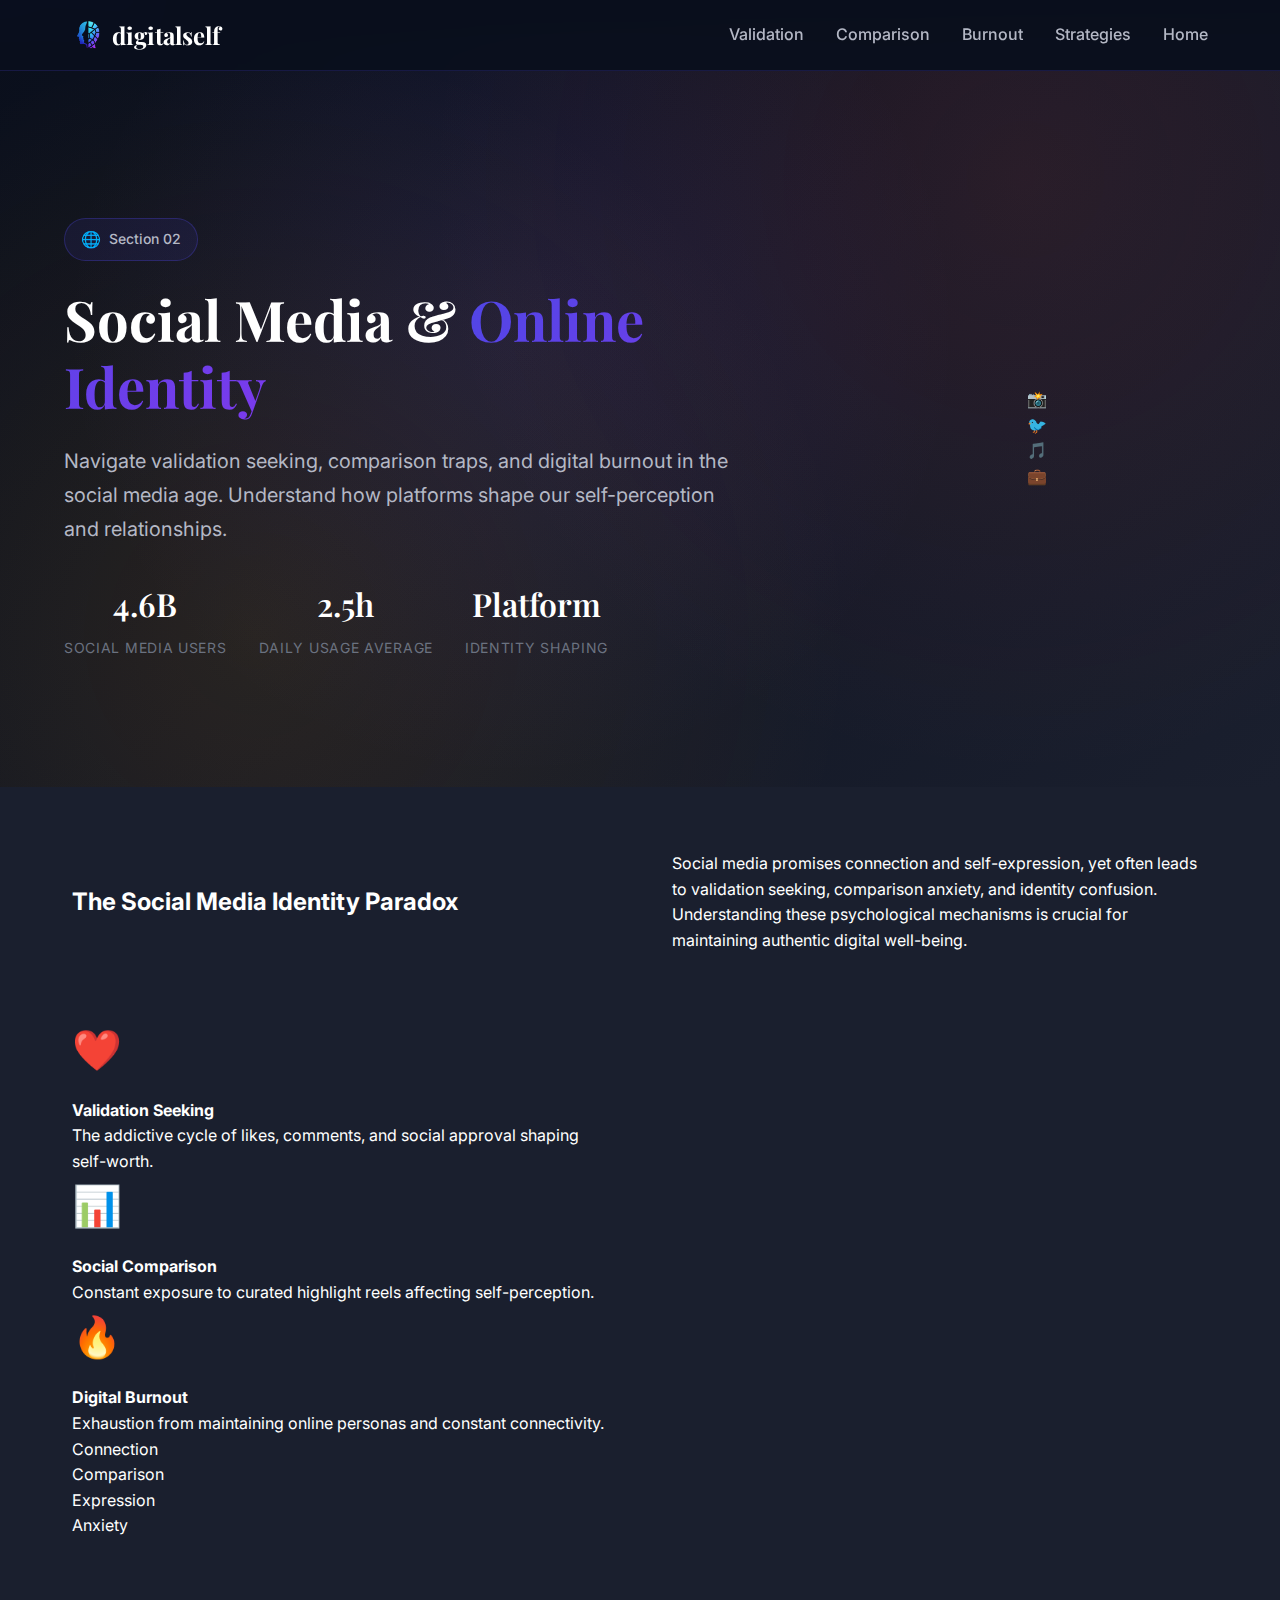
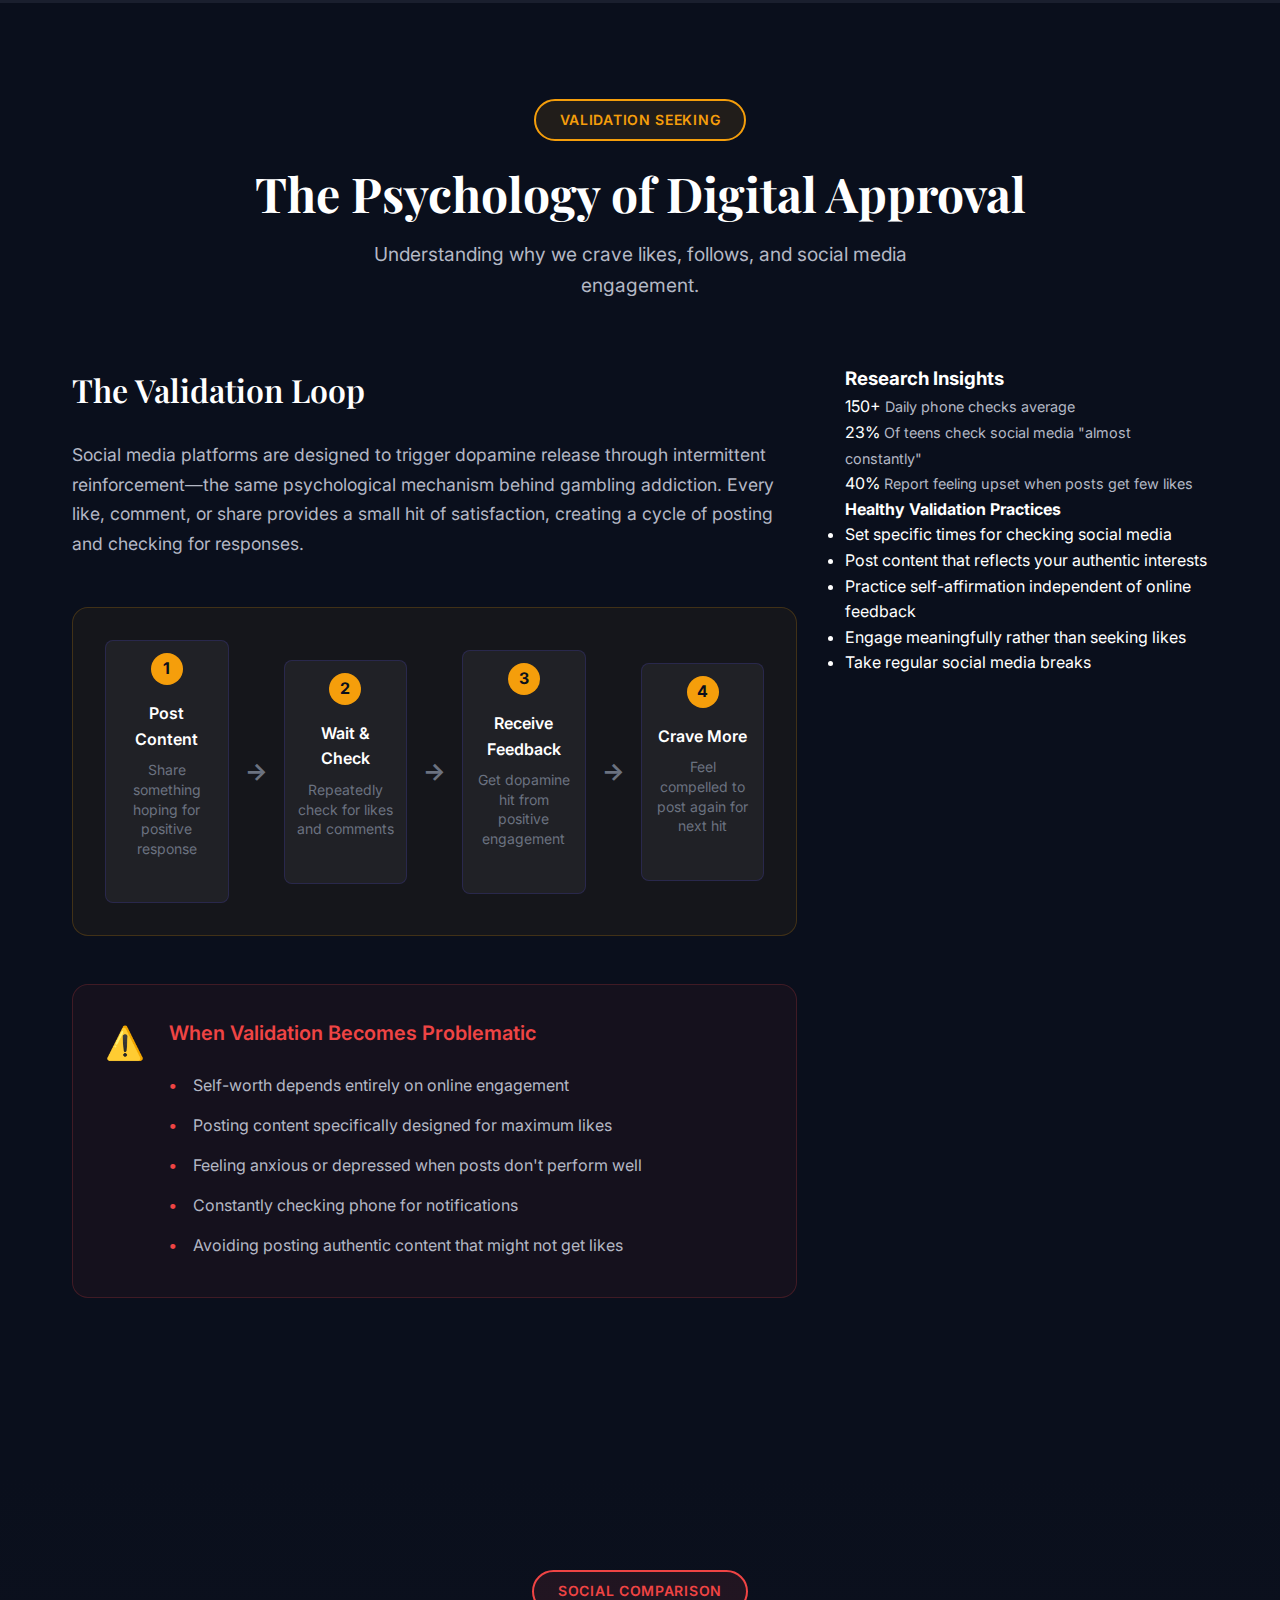
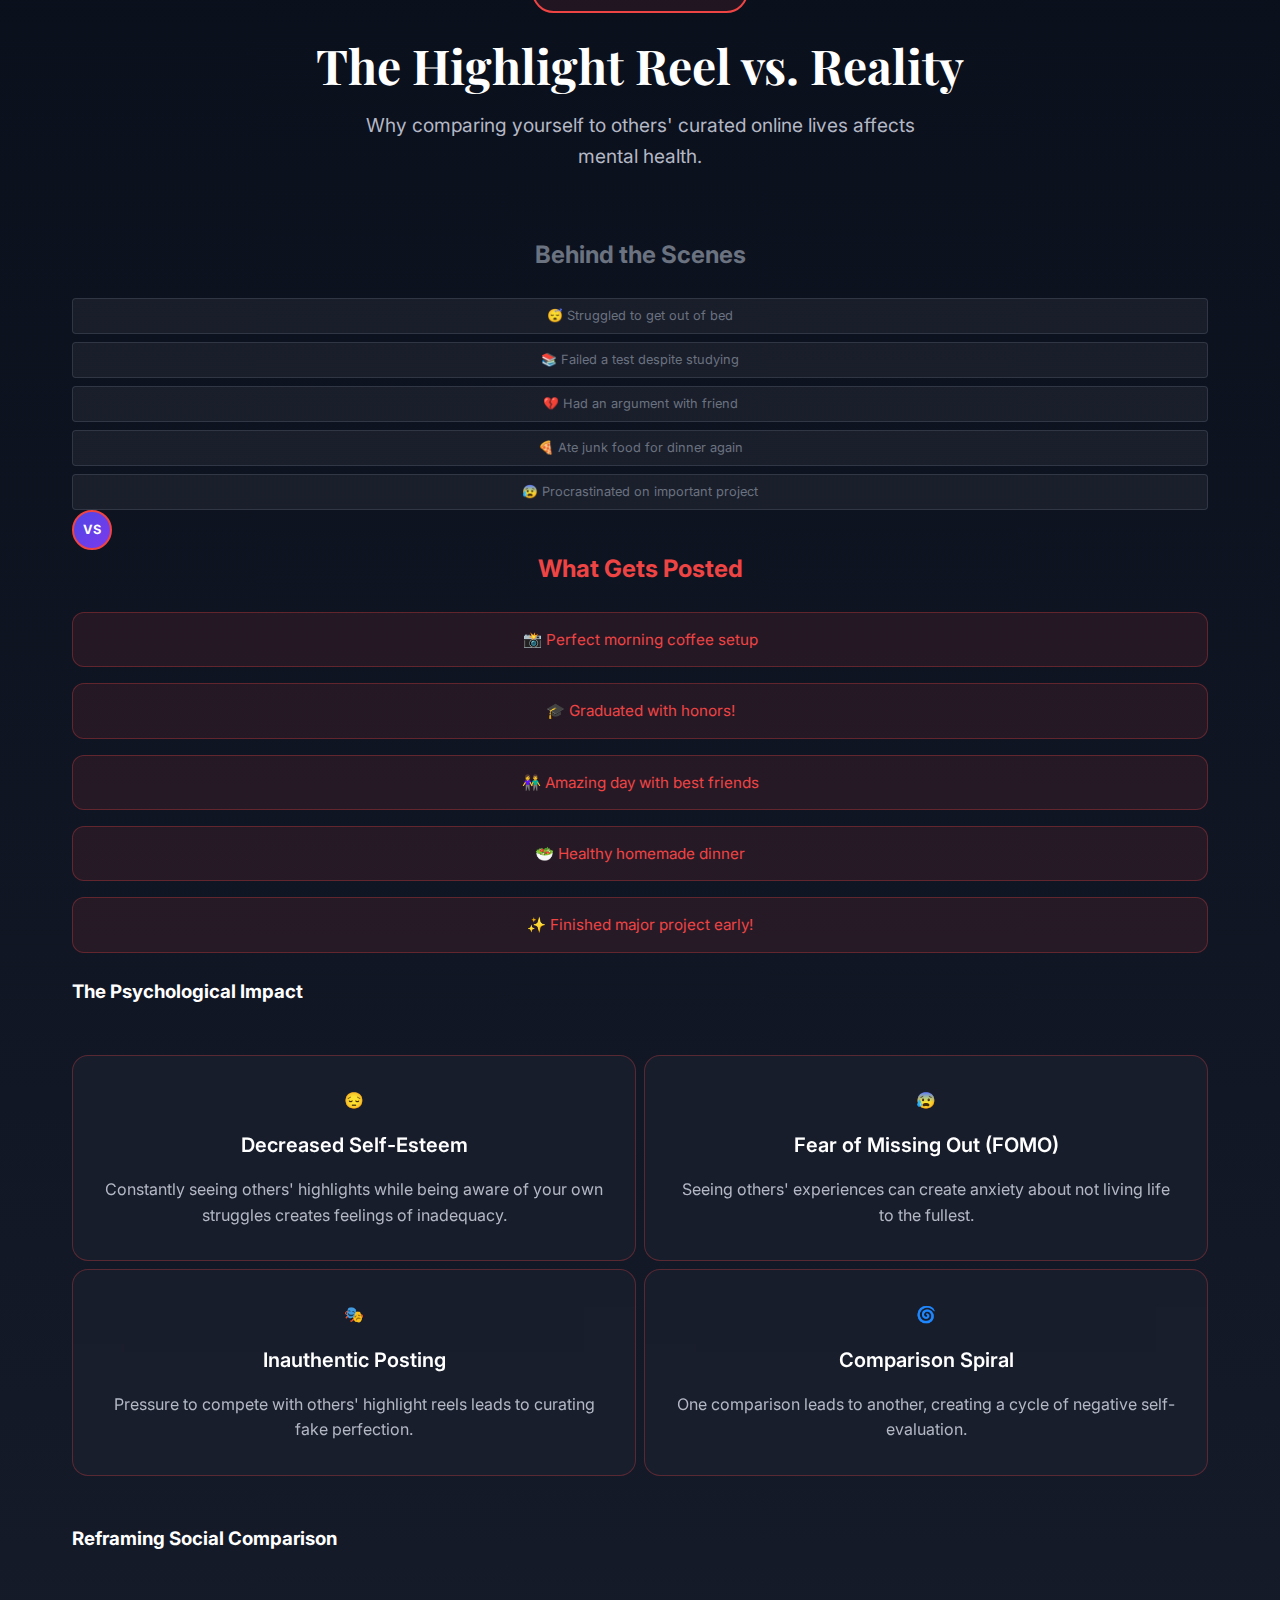
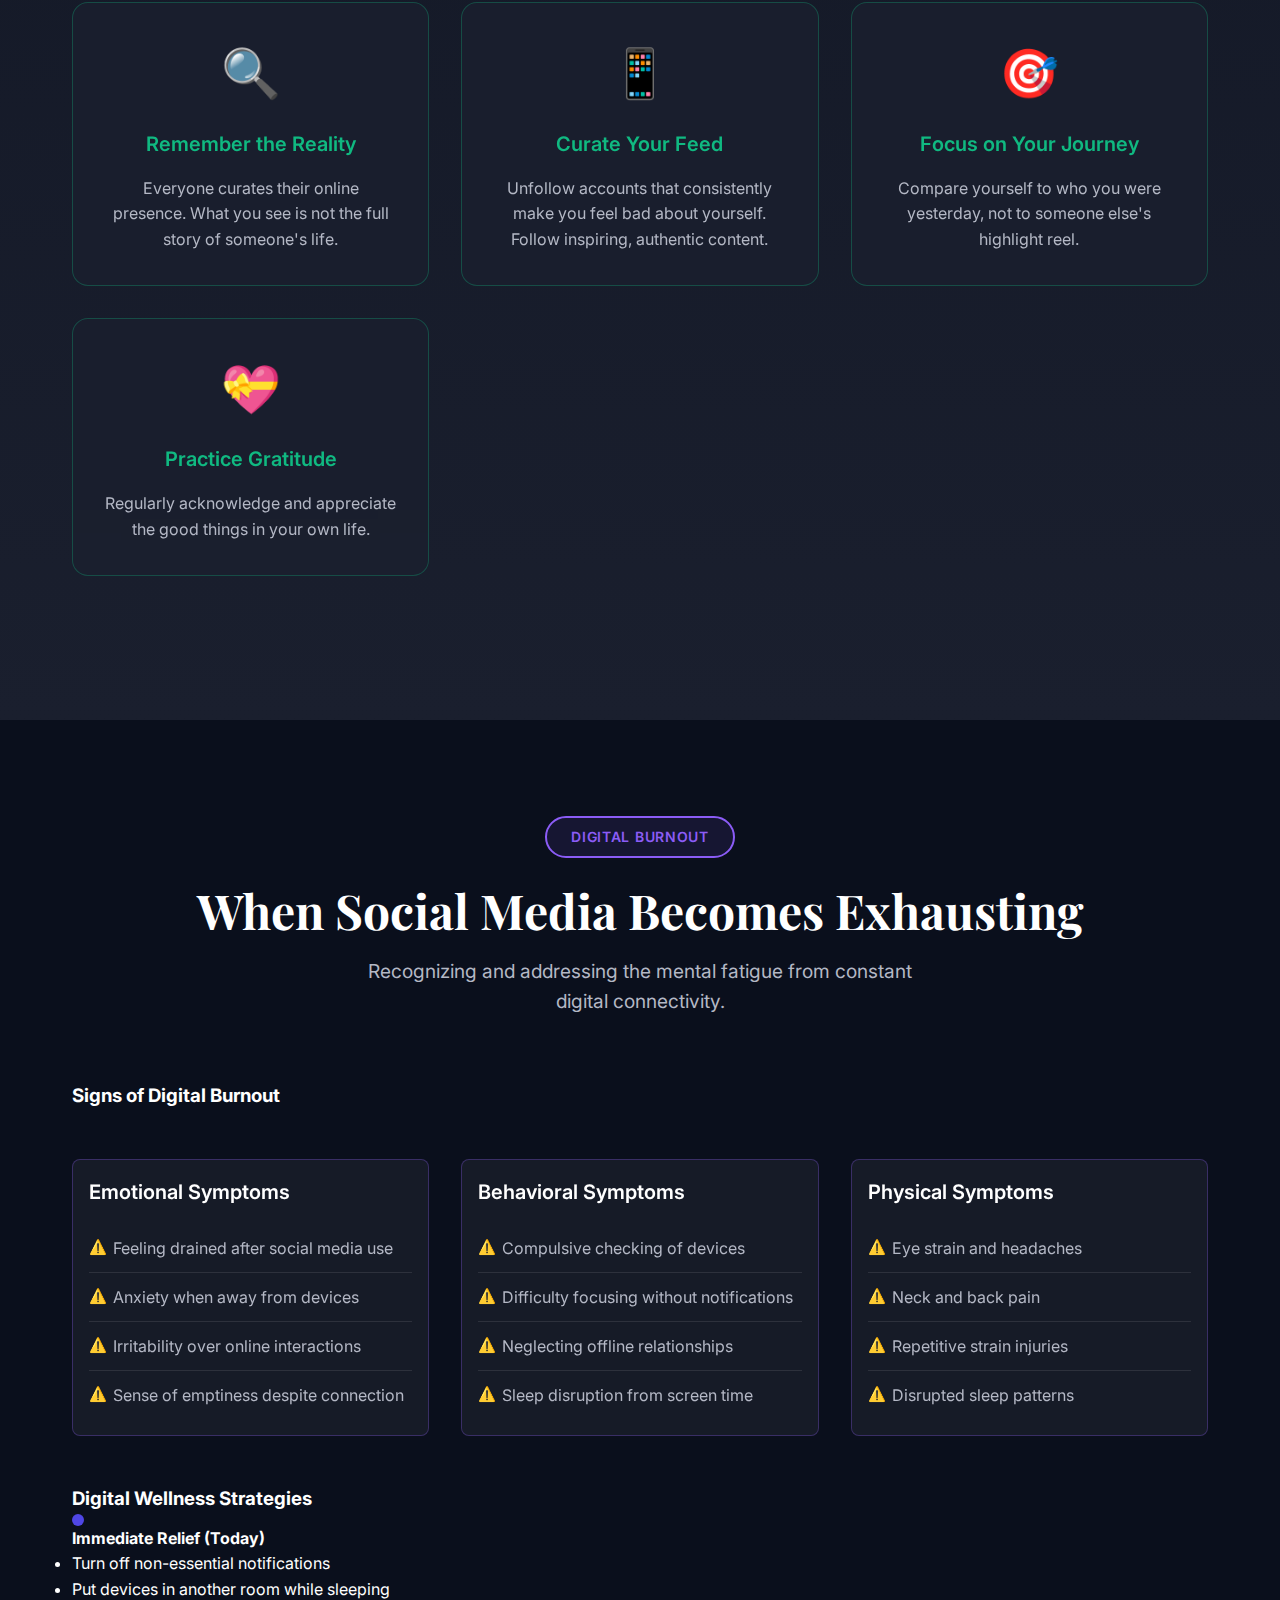
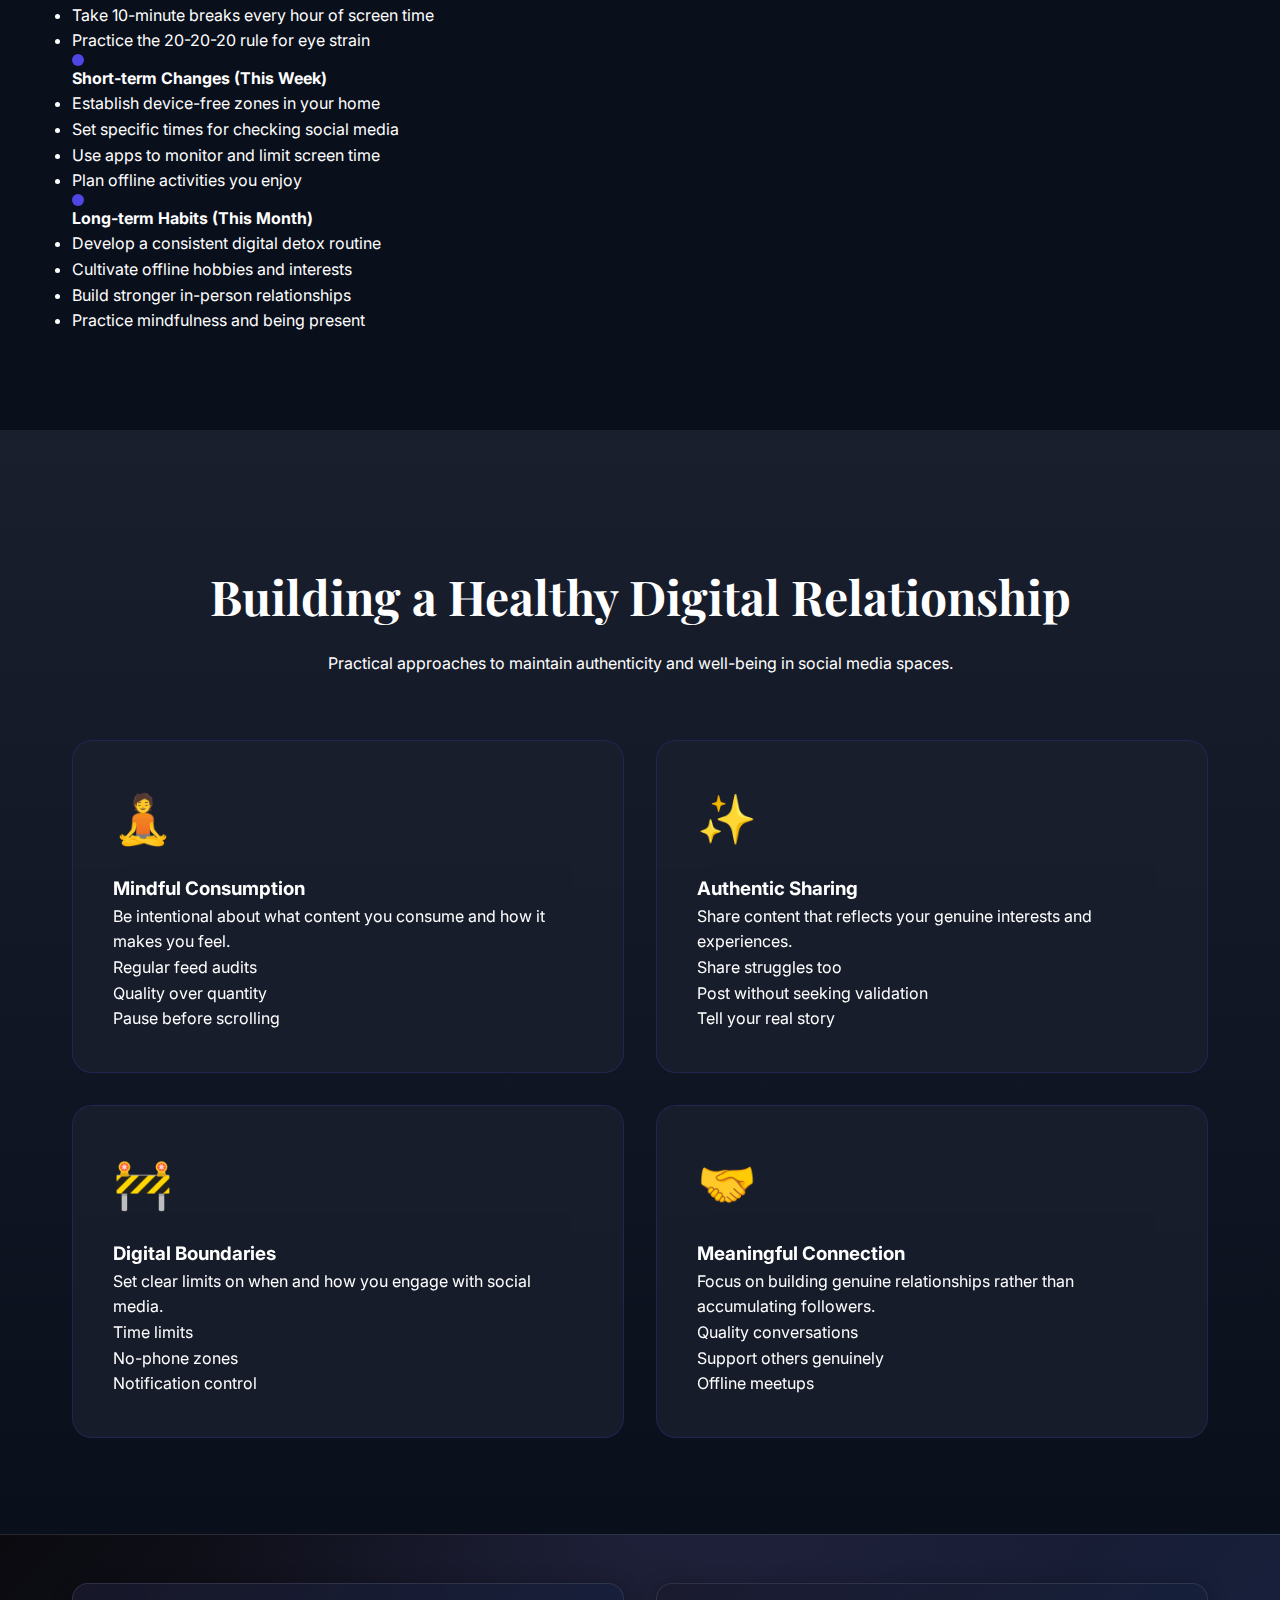
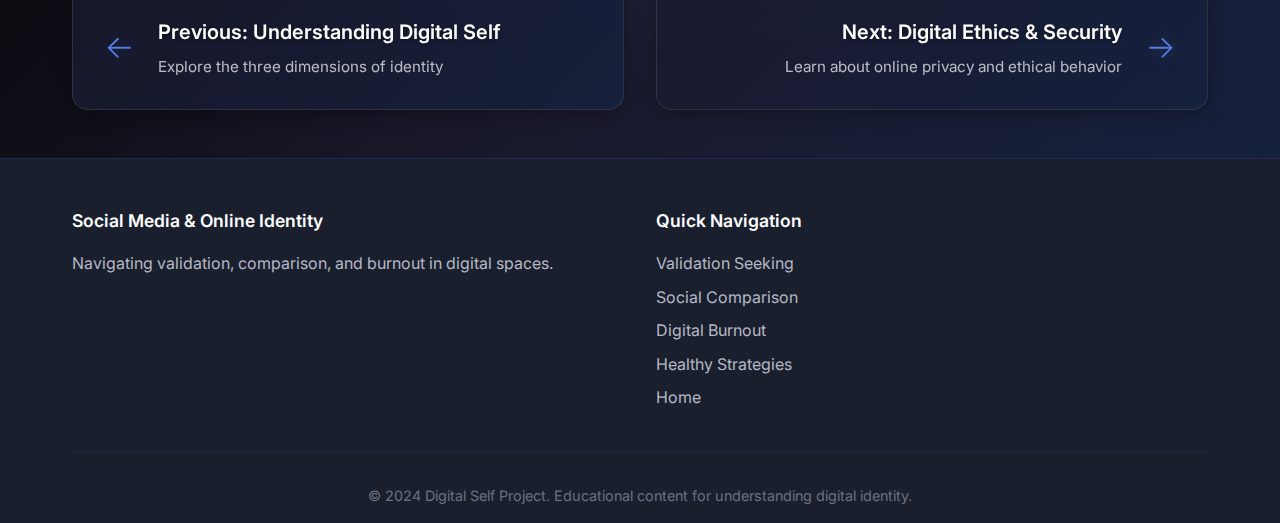
<file: assets/section2/social-media-overview.html>
<!DOCTYPE html>
<html lang="en">
<head>
    <meta charset="UTF-8">
    <meta name="viewport" content="width=device-width, initial-scale=1.0">
    <meta name="description" content="Navigate social media challenges including validation seeking, comparison traps, and digital burnout. Learn strategies for healthy online identity management.">
    <meta name="keywords" content="social media, online identity, digital validation, social comparison, digital burnout, social media psychology, online well-being">
    <meta name="author" content="Digital Self Project">
    
    <!-- Open Graph Meta Tags -->
    <meta property="og:title" content="Social Media & Online Identity - Digital Self Project">
    <meta property="og:description" content="Navigate validation seeking, comparison traps, and digital burnout in the social media age.">
    <meta property="og:type" content="website">
    <meta property="og:url" content="https://digitalself.com/section2/social-media-overview.html">
    
    <!-- Twitter Card Meta Tags -->
    <meta name="twitter:card" content="summary_large_image">
    <meta name="twitter:title" content="Social Media & Online Identity">
    <meta name="twitter:description" content="Navigate validation seeking, comparison traps, and digital burnout in the social media age.">
    
    <title>Social Media & Online Identity - Digital Self Project</title>
    <link rel="icon" href="assets/landing/img/logoWithoutBG.png">
    <link rel="stylesheet" href="css/styles.css">
    <link href="https://fonts.googleapis.com/css2?family=Inter:wght@300;400;500;600;700;800&family=Playfair+Display:wght@400;500;600;700&display=swap" rel="stylesheet">
</head>
<body>
    <!-- Skip to main content link for accessibility -->
    <a href="#main-content" class="skip-link">Skip to main content</a>

    <!-- Navigation -->
    <nav class="navbar" role="navigation" aria-label="Main navigation">        <div class="nav-container">            <div class="nav-logo">
                <img src="../landing/img/logoWithoutBG.png" alt="Digital Self Logo" class="logo-img">
                <a href="../../index.html" aria-label="Digital Self Project - Home">digitalself</a>
            </div>
            <ul class="nav-menu" role="menubar">
                <li role="none"><a href="#validation" class="nav-link" role="menuitem">Validation</a></li>
                <li role="none"><a href="#comparison" class="nav-link" role="menuitem">Comparison</a></li>
                <li role="none"><a href="#burnout" class="nav-link" role="menuitem">Burnout</a></li>
                <li role="none"><a href="#strategies" class="nav-link" role="menuitem">Strategies</a></li>
                <li role="none"><a href="../../index.html" class="nav-link" role="menuitem">Home</a></li>
            </ul>
            <button class="hamburger" aria-label="Toggle navigation menu" aria-expanded="false" aria-controls="nav-menu">
                <span class="bar" aria-hidden="true"></span>
                <span class="bar" aria-hidden="true"></span>
                <span class="bar" aria-hidden="true"></span>
            </button>
        </div>
    </nav>

    <main id="main-content">

    <!-- Hero Section -->
    <section class="hero">
        <div class="hero-container">
            <div class="hero-content">
                <div class="section-badge">
                    <span class="badge-icon">🌐</span>
                    <span>Section 02</span>
                </div>
                <h1 class="hero-title">Social Media & <span class="gradient-text">Online Identity</span></h1>
                <p class="hero-subtitle">Navigate validation seeking, comparison traps, and digital burnout in the social media age. Understand how platforms shape our self-perception and relationships.</p>
                <div class="hero-stats">
                    <div class="stat">
                        <h3>4.6B</h3>
                        <p>Social Media Users</p>
                    </div>
                    <div class="stat">
                        <h3>2.5h</h3>
                        <p>Daily Usage Average</p>
                    </div>
                    <div class="stat">
                        <h3>Platform</h3>
                        <p>Identity Shaping</p>
                    </div>
                </div>
            </div>
            <div class="hero-visual">
                <div class="social-network-viz">
                    <div class="central-user">
                        <div class="user-avatar"></div>
                        <div class="validation-rings">
                            <div class="ring likes"></div>
                            <div class="ring comments"></div>
                            <div class="ring shares"></div>
                        </div>
                    </div>
                    <div class="platform-connections">
                        <div class="platform-bubble instagram">
                            <span>📸</span>
                            <div class="engagement-meter"></div>
                        </div>
                        <div class="platform-bubble twitter">
                            <span>🐦</span>
                            <div class="engagement-meter"></div>
                        </div>
                        <div class="platform-bubble tiktok">
                            <span>🎵</span>
                            <div class="engagement-meter"></div>
                        </div>
                        <div class="platform-bubble linkedin">
                            <span>💼</span>
                            <div class="engagement-meter"></div>
                        </div>
                    </div>
                </div>
            </div>
        </div>
    </section>

    <!-- Overview Section -->
    <section class="overview-section">
        <div class="container">
            <div class="overview-grid">
                <div class="overview-content">
                    <h2>The Social Media Identity Paradox</h2>
                    <p class="lead-text">Social media promises connection and self-expression, yet often leads to validation seeking, comparison anxiety, and identity confusion. Understanding these psychological mechanisms is crucial for maintaining authentic digital well-being.</p>
                    
                    <div class="key-challenges">
                        <div class="challenge-item">
                            <div class="challenge-icon">❤️</div>
                            <div class="challenge-content">
                                <h4>Validation Seeking</h4>
                                <p>The addictive cycle of likes, comments, and social approval shaping self-worth.</p>
                            </div>
                        </div>
                        <div class="challenge-item">
                            <div class="challenge-icon">📊</div>
                            <div class="challenge-content">
                                <h4>Social Comparison</h4>
                                <p>Constant exposure to curated highlight reels affecting self-perception.</p>
                            </div>
                        </div>
                        <div class="challenge-item">
                            <div class="challenge-icon">🔥</div>
                            <div class="challenge-content">
                                <h4>Digital Burnout</h4>
                                <p>Exhaustion from maintaining online personas and constant connectivity.</p>
                            </div>
                        </div>
                    </div>
                </div>
                
                <div class="overview-visual">
                    <div class="social-impact-chart">
                        <div class="impact-metric positive">
                            <div class="metric-bar" style="height: 70%"></div>
                            <span>Connection</span>
                        </div>
                        <div class="impact-metric negative">
                            <div class="metric-bar" style="height: 85%"></div>
                            <span>Comparison</span>
                        </div>
                        <div class="impact-metric neutral">
                            <div class="metric-bar" style="height: 60%"></div>
                            <span>Expression</span>
                        </div>
                        <div class="impact-metric negative">
                            <div class="metric-bar" style="height: 75%"></div>
                            <span>Anxiety</span>
                        </div>
                    </div>
                </div>
            </div>
        </div>
    </section>

    <!-- Validation Seeking Section -->
    <section id="validation" class="topic-section validation-section">
        <div class="container">
            <div class="topic-header">
                <div class="topic-tag validation">Validation Seeking</div>
                <h2>The Psychology of Digital Approval</h2>
                <p>Understanding why we crave likes, follows, and social media engagement.</p>
            </div>

            <div class="topic-content">
                <div class="content-grid">
                    <div class="content-main">
                        <h3>The Validation Loop</h3>
                        <p>Social media platforms are designed to trigger dopamine release through intermittent reinforcement—the same psychological mechanism behind gambling addiction. Every like, comment, or share provides a small hit of satisfaction, creating a cycle of posting and checking for responses.</p>
                        
                        <div class="validation-cycle">
                            <div class="cycle-step">
                                <div class="step-number">1</div>
                                <h4>Post Content</h4>
                                <p>Share something hoping for positive response</p>
                            </div>
                            <div class="cycle-arrow">→</div>
                            <div class="cycle-step">
                                <div class="step-number">2</div>
                                <h4>Wait & Check</h4>
                                <p>Repeatedly check for likes and comments</p>
                            </div>
                            <div class="cycle-arrow">→</div>
                            <div class="cycle-step">
                                <div class="step-number">3</div>
                                <h4>Receive Feedback</h4>
                                <p>Get dopamine hit from positive engagement</p>
                            </div>
                            <div class="cycle-arrow">→</div>
                            <div class="cycle-step">
                                <div class="step-number">4</div>
                                <h4>Crave More</h4>
                                <p>Feel compelled to post again for next hit</p>
                            </div>
                        </div>

                        <div class="warning-box">
                            <div class="warning-icon">⚠️</div>
                            <div class="warning-content">
                                <h4>When Validation Becomes Problematic</h4>
                                <ul>
                                    <li>Self-worth depends entirely on online engagement</li>
                                    <li>Posting content specifically designed for maximum likes</li>
                                    <li>Feeling anxious or depressed when posts don't perform well</li>
                                    <li>Constantly checking phone for notifications</li>
                                    <li>Avoiding posting authentic content that might not get likes</li>
                                </ul>
                            </div>
                        </div>
                    </div>

                    <div class="content-sidebar">
                        <div class="stat-card">
                            <h3>Research Insights</h3>
                            <div class="insight-stat">
                                <span class="stat-number">150+</span>
                                <span class="stat-label">Daily phone checks average</span>
                            </div>
                            <div class="insight-stat">
                                <span class="stat-number">23%</span>
                                <span class="stat-label">Of teens check social media "almost constantly"</span>
                            </div>
                            <div class="insight-stat">
                                <span class="stat-number">40%</span>
                                <span class="stat-label">Report feeling upset when posts get few likes</span>
                            </div>
                        </div>

                        <div class="tip-card">
                            <h4>Healthy Validation Practices</h4>
                            <ul>
                                <li>Set specific times for checking social media</li>
                                <li>Post content that reflects your authentic interests</li>
                                <li>Practice self-affirmation independent of online feedback</li>
                                <li>Engage meaningfully rather than seeking likes</li>
                                <li>Take regular social media breaks</li>
                            </ul>
                        </div>
                    </div>
                </div>
            </div>
        </div>
    </section>

    <!-- Social Comparison Section -->
    <section id="comparison" class="topic-section comparison-section">
        <div class="container">
            <div class="topic-header">
                <div class="topic-tag comparison">Social Comparison</div>
                <h2>The Highlight Reel vs. Reality</h2>
                <p>Why comparing yourself to others' curated online lives affects mental health.</p>
            </div>

            <div class="comparison-demo">
                <div class="comparison-split">
                    <div class="reality-side">
                        <h3>Behind the Scenes</h3>
                        <div class="reality-moments">
                            <div class="moment">😴 Struggled to get out of bed</div>
                            <div class="moment">📚 Failed a test despite studying</div>
                            <div class="moment">💔 Had an argument with friend</div>
                            <div class="moment">🍕 Ate junk food for dinner again</div>
                            <div class="moment">😰 Procrastinated on important project</div>
                        </div>
                    </div>
                    <div class="vs-divider">VS</div>
                    <div class="highlight-side">
                        <h3>What Gets Posted</h3>
                        <div class="highlight-posts">
                            <div class="post">📸 Perfect morning coffee setup</div>
                            <div class="post">🎓 Graduated with honors!</div>
                            <div class="post">👫 Amazing day with best friends</div>
                            <div class="post">🥗 Healthy homemade dinner</div>
                            <div class="post">✨ Finished major project early!</div>
                        </div>
                    </div>
                </div>
            </div>

            <div class="topic-content">
                <div class="comparison-effects">
                    <h3>The Psychological Impact</h3>
                    <div class="effects-grid">
                        <div class="effect-card negative">
                            <div class="effect-icon">😔</div>
                            <h4>Decreased Self-Esteem</h4>
                            <p>Constantly seeing others' highlights while being aware of your own struggles creates feelings of inadequacy.</p>
                        </div>
                        <div class="effect-card negative">
                            <div class="effect-icon">😰</div>
                            <h4>Fear of Missing Out (FOMO)</h4>
                            <p>Seeing others' experiences can create anxiety about not living life to the fullest.</p>
                        </div>
                        <div class="effect-card negative">
                            <div class="effect-icon">🎭</div>
                            <h4>Inauthentic Posting</h4>
                            <p>Pressure to compete with others' highlight reels leads to curating fake perfection.</p>
                        </div>
                        <div class="effect-card negative">
                            <div class="effect-icon">🌀</div>
                            <h4>Comparison Spiral</h4>
                            <p>One comparison leads to another, creating a cycle of negative self-evaluation.</p>
                        </div>
                    </div>
                </div>

                <div class="healthy-comparison">
                    <h3>Reframing Social Comparison</h3>
                    <div class="reframe-strategies">
                        <div class="strategy">
                            <div class="strategy-icon">🔍</div>
                            <h4>Remember the Reality</h4>
                            <p>Everyone curates their online presence. What you see is not the full story of someone's life.</p>
                        </div>
                        <div class="strategy">
                            <div class="strategy-icon">📱</div>
                            <h4>Curate Your Feed</h4>
                            <p>Unfollow accounts that consistently make you feel bad about yourself. Follow inspiring, authentic content.</p>
                        </div>
                        <div class="strategy">
                            <div class="strategy-icon">🎯</div>
                            <h4>Focus on Your Journey</h4>
                            <p>Compare yourself to who you were yesterday, not to someone else's highlight reel.</p>
                        </div>
                        <div class="strategy">
                            <div class="strategy-icon">💝</div>
                            <h4>Practice Gratitude</h4>
                            <p>Regularly acknowledge and appreciate the good things in your own life.</p>
                        </div>
                    </div>
                </div>
            </div>
        </div>
    </section>

    <!-- Digital Burnout Section -->
    <section id="burnout" class="topic-section burnout-section">
        <div class="container">
            <div class="topic-header">
                <div class="topic-tag burnout">Digital Burnout</div>
                <h2>When Social Media Becomes Exhausting</h2>
                <p>Recognizing and addressing the mental fatigue from constant digital connectivity.</p>
            </div>

            <div class="burnout-symptoms">
                <h3>Signs of Digital Burnout</h3>
                <div class="symptoms-grid">
                    <div class="symptom-category">
                        <h4>Emotional Symptoms</h4>
                        <ul>
                            <li>Feeling drained after social media use</li>
                            <li>Anxiety when away from devices</li>
                            <li>Irritability over online interactions</li>
                            <li>Sense of emptiness despite connection</li>
                        </ul>
                    </div>
                    <div class="symptom-category">
                        <h4>Behavioral Symptoms</h4>
                        <ul>
                            <li>Compulsive checking of devices</li>
                            <li>Difficulty focusing without notifications</li>
                            <li>Neglecting offline relationships</li>
                            <li>Sleep disruption from screen time</li>
                        </ul>
                    </div>
                    <div class="symptom-category">
                        <h4>Physical Symptoms</h4>
                        <ul>
                            <li>Eye strain and headaches</li>
                            <li>Neck and back pain</li>
                            <li>Repetitive strain injuries</li>
                            <li>Disrupted sleep patterns</li>
                        </ul>
                    </div>
                </div>
            </div>

            <div class="recovery-strategies">
                <h3>Digital Wellness Strategies</h3>
                <div class="strategies-timeline">
                    <div class="strategy-item immediate">
                        <div class="timeline-marker immediate"></div>
                        <div class="strategy-content">
                            <h4>Immediate Relief (Today)</h4>
                            <ul>
                                <li>Turn off non-essential notifications</li>
                                <li>Put devices in another room while sleeping</li>
                                <li>Take 10-minute breaks every hour of screen time</li>
                                <li>Practice the 20-20-20 rule for eye strain</li>
                            </ul>
                        </div>
                    </div>
                    <div class="strategy-item short-term">
                        <div class="timeline-marker short-term"></div>
                        <div class="strategy-content">
                            <h4>Short-term Changes (This Week)</h4>
                            <ul>
                                <li>Establish device-free zones in your home</li>
                                <li>Set specific times for checking social media</li>
                                <li>Use apps to monitor and limit screen time</li>
                                <li>Plan offline activities you enjoy</li>
                            </ul>
                        </div>
                    </div>
                    <div class="strategy-item long-term">
                        <div class="timeline-marker long-term"></div>
                        <div class="strategy-content">
                            <h4>Long-term Habits (This Month)</h4>
                            <ul>
                                <li>Develop a consistent digital detox routine</li>
                                <li>Cultivate offline hobbies and interests</li>
                                <li>Build stronger in-person relationships</li>
                                <li>Practice mindfulness and being present</li>
                            </ul>
                        </div>
                    </div>
                </div>
            </div>
        </div>
    </section>

    <!-- Healthy Strategies Section -->
    <section id="strategies" class="strategies-section">
        <div class="container">
            <div class="strategies-header">
                <h2>Building a Healthy Digital Relationship</h2>
                <p>Practical approaches to maintain authenticity and well-being in social media spaces.</p>
            </div>

            <div class="strategies-grid">
                <div class="strategy-card mindful">
                    <div class="strategy-icon">🧘</div>
                    <h3>Mindful Consumption</h3>
                    <p>Be intentional about what content you consume and how it makes you feel.</p>
                    <div class="strategy-actions">
                        <div class="action">Regular feed audits</div>
                        <div class="action">Quality over quantity</div>
                        <div class="action">Pause before scrolling</div>
                    </div>
                </div>

                <div class="strategy-card authentic">
                    <div class="strategy-icon">✨</div>
                    <h3>Authentic Sharing</h3>
                    <p>Share content that reflects your genuine interests and experiences.</p>
                    <div class="strategy-actions">
                        <div class="action">Share struggles too</div>
                        <div class="action">Post without seeking validation</div>
                        <div class="action">Tell your real story</div>
                    </div>
                </div>

                <div class="strategy-card boundaries">
                    <div class="strategy-icon">🚧</div>
                    <h3>Digital Boundaries</h3>
                    <p>Set clear limits on when and how you engage with social media.</p>
                    <div class="strategy-actions">
                        <div class="action">Time limits</div>
                        <div class="action">No-phone zones</div>
                        <div class="action">Notification control</div>
                    </div>
                </div>

                <div class="strategy-card connection">
                    <div class="strategy-icon">🤝</div>
                    <h3>Meaningful Connection</h3>
                    <p>Focus on building genuine relationships rather than accumulating followers.</p>
                    <div class="strategy-actions">
                        <div class="action">Quality conversations</div>
                        <div class="action">Support others genuinely</div>
                        <div class="action">Offline meetups</div>
                    </div>
                </div>
            </div>
        </div>
    </section>

    <!-- Navigation Footer -->
    <section class="section-navigation">
        <div class="container">
            <div class="nav-grid">
                <a href="../section1/understanding-overview.html" class="nav-card back">
                    <div class="nav-icon">←</div>
                    <div class="nav-content">
                        <h3>Previous: Understanding Digital Self</h3>
                        <p>Explore the three dimensions of identity</p>
                    </div>
                </a>

                <a href="../section3/ethics-overview.html" class="nav-card next">
                    <div class="nav-content">
                        <h3>Next: Digital Ethics & Security</h3>
                        <p>Learn about online privacy and ethical behavior</p>
                    </div>
                    <div class="nav-icon">→</div>
                </a>
            </div>
        </div>
    </section>    </main>

    <!-- Footer -->
    <footer role="contentinfo" class="section-footer">
        <div class="container">
            <div class="footer-content">
                <div class="footer-section">
                    <h3>Social Media & Online Identity</h3>
                    <p>Navigating validation, comparison, and burnout in digital spaces.</p>
                </div>
                <div class="footer-section">
                    <h3>Quick Navigation</h3>
                    <ul>                        <li><a href="#validation">Validation Seeking</a></li>
                        <li><a href="#comparison">Social Comparison</a></li>
                        <li><a href="#burnout">Digital Burnout</a></li>
                        <li><a href="#strategies">Healthy Strategies</a></li>
                        <li><a href="../../index.html">Home</a></li>
                    </ul>
                </div>
            </div>
            <div class="footer-bottom">
                <p>&copy; 2024 Digital Self Project. Educational content for understanding digital identity.</p>
            </div>
        </div>
    </footer>

    <script src="js/section-animations-enhanced.js"></script>
</body>
</html>
</file>
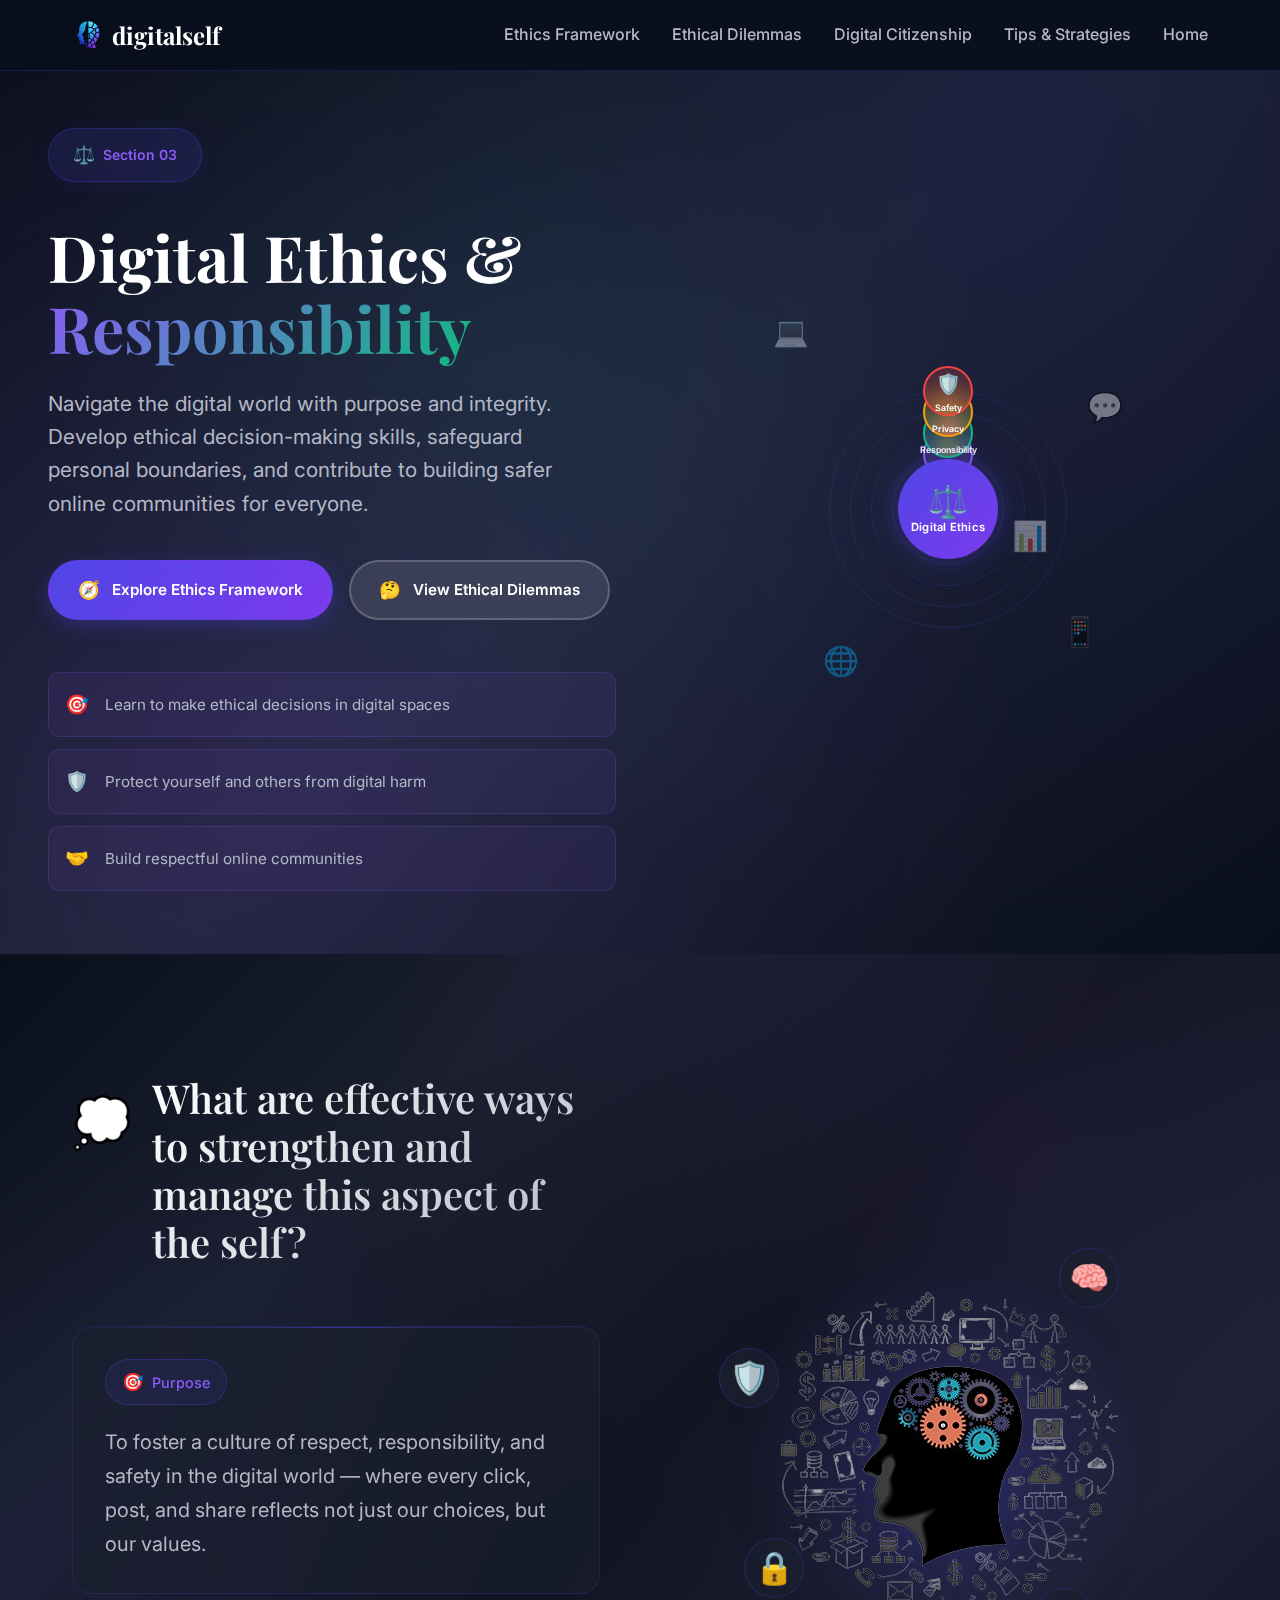
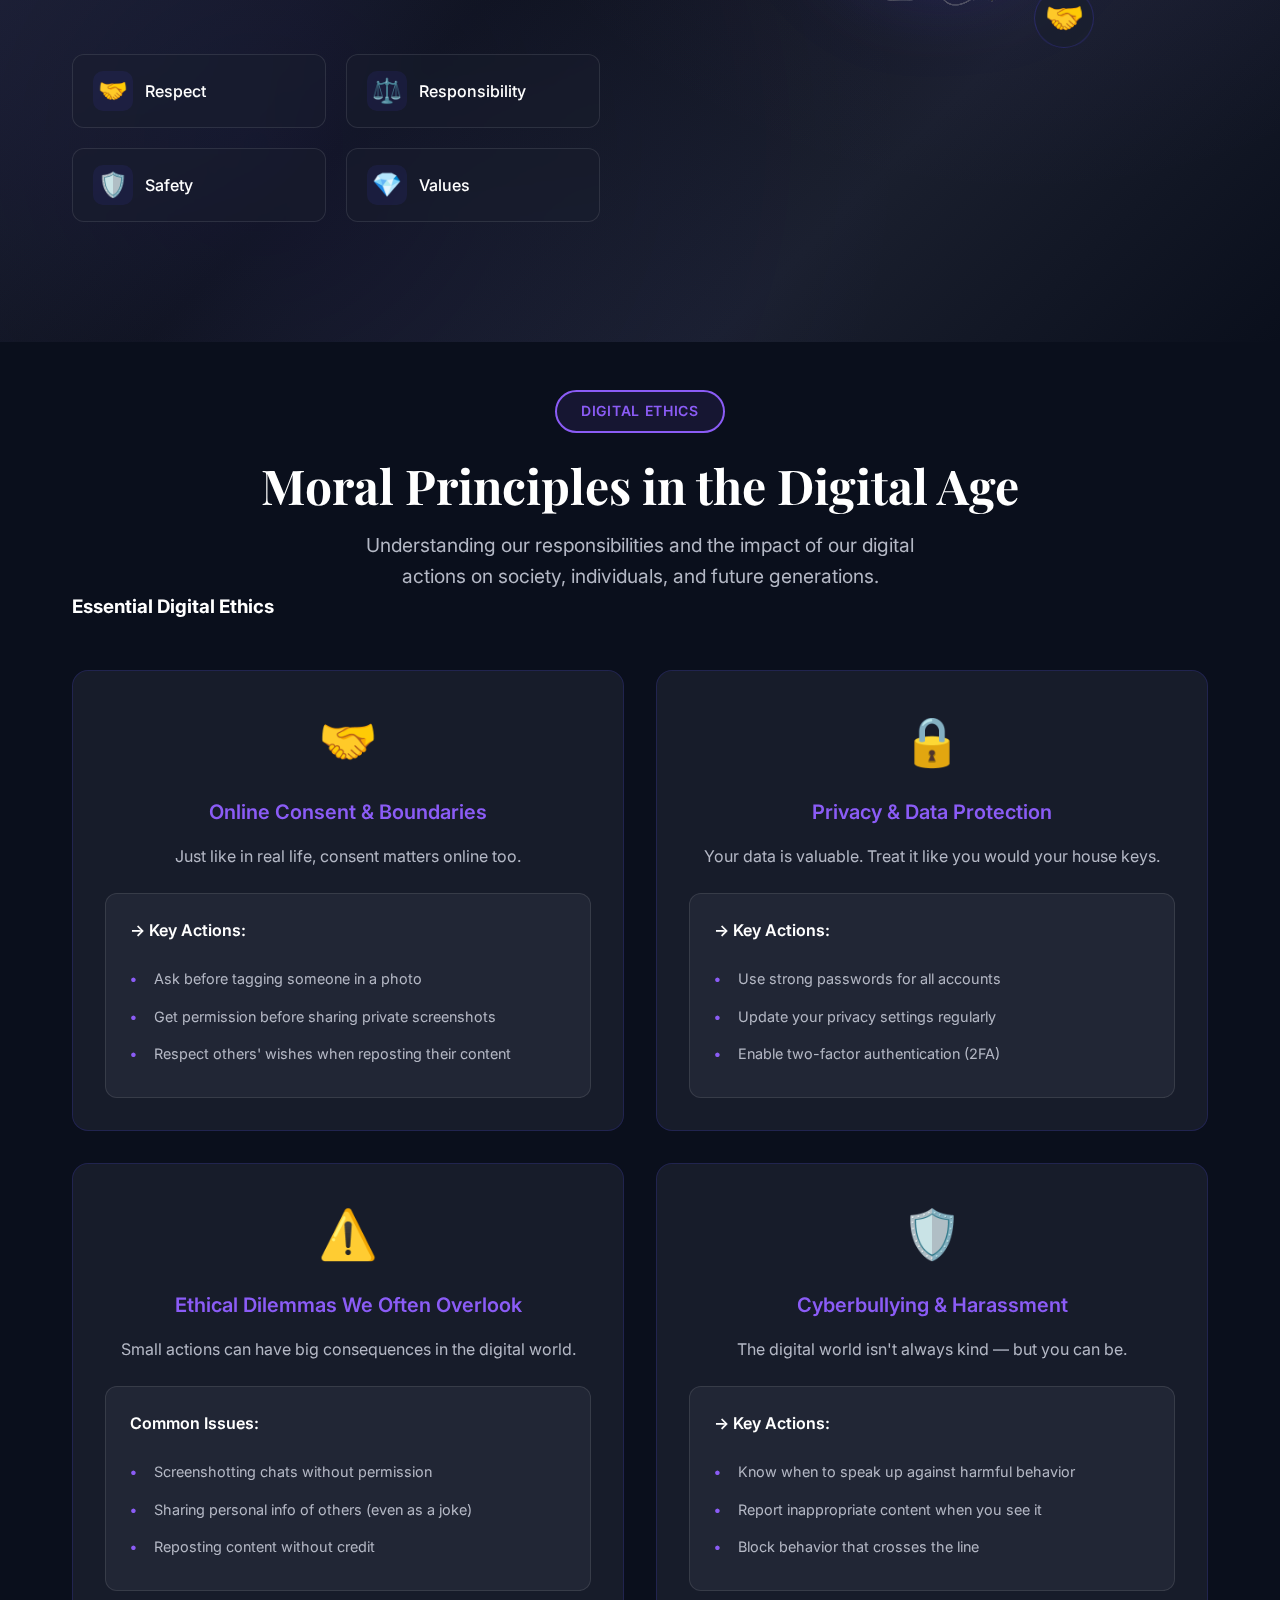
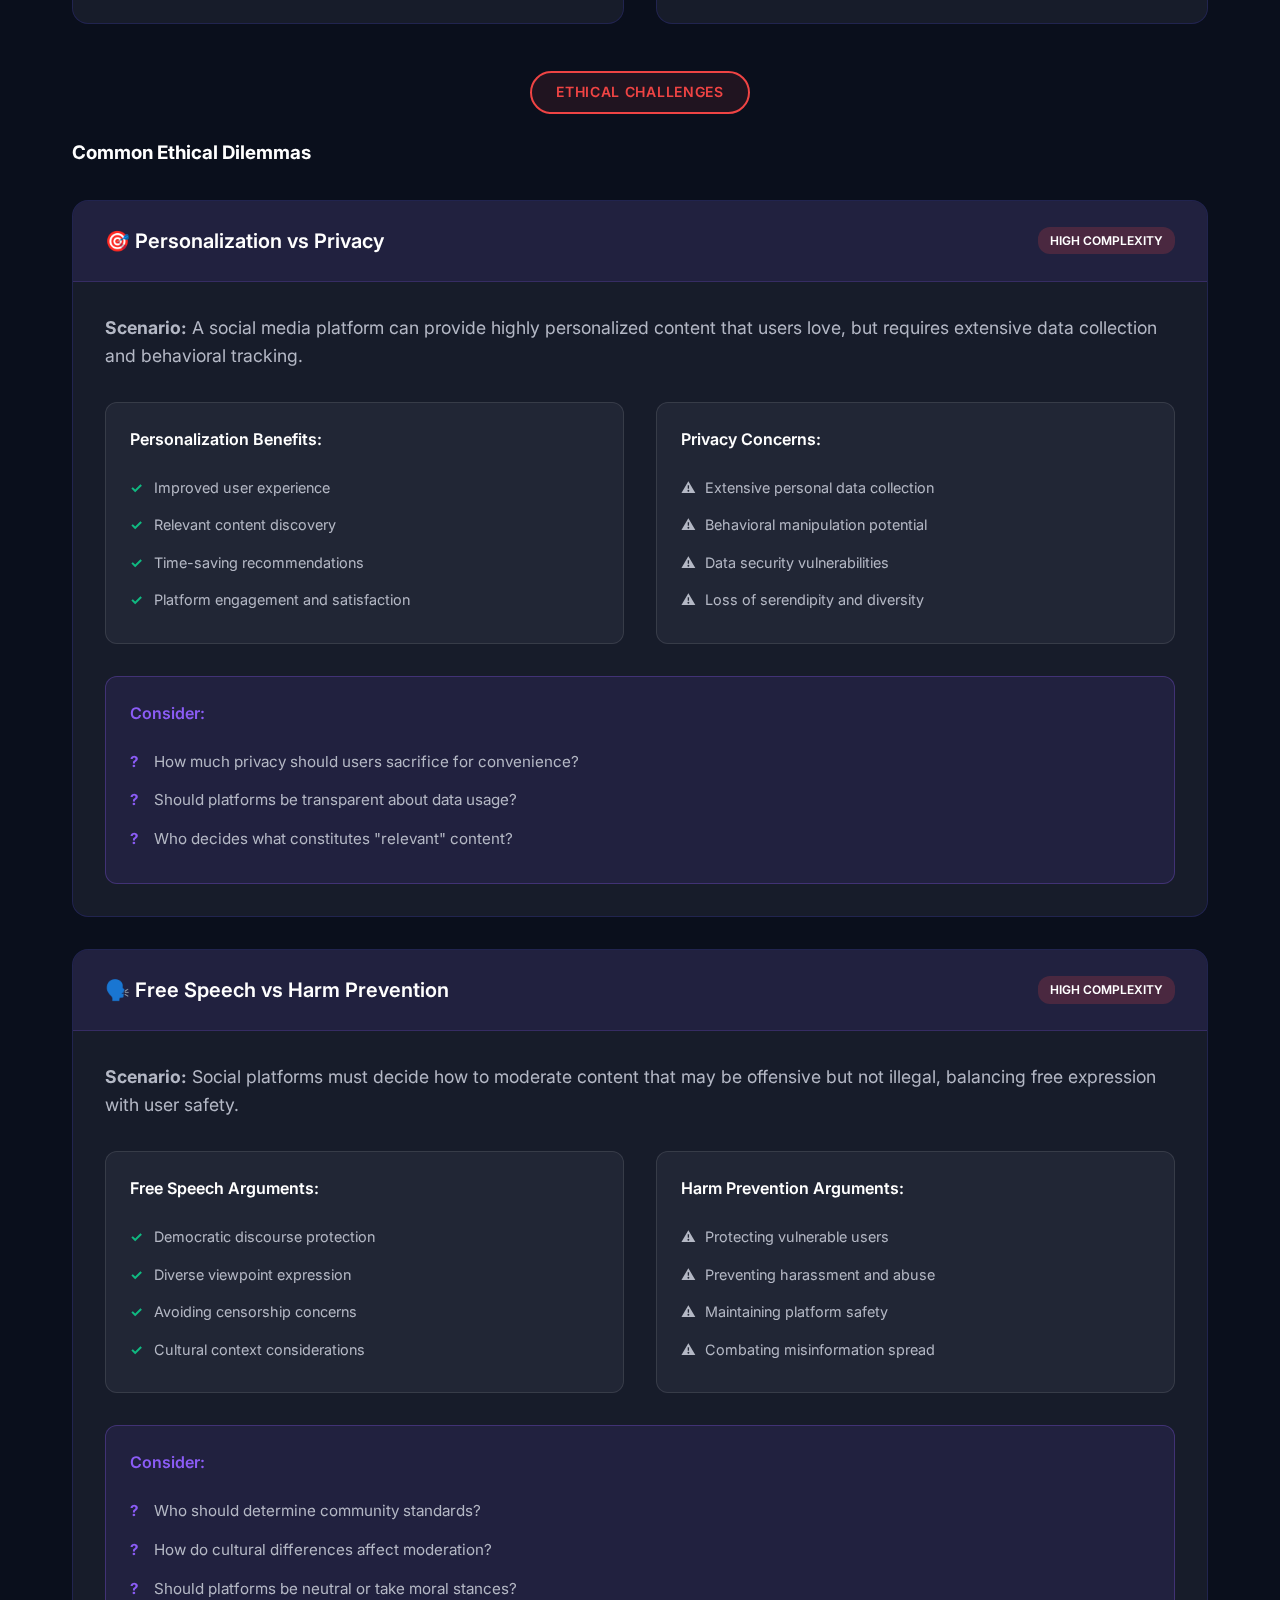
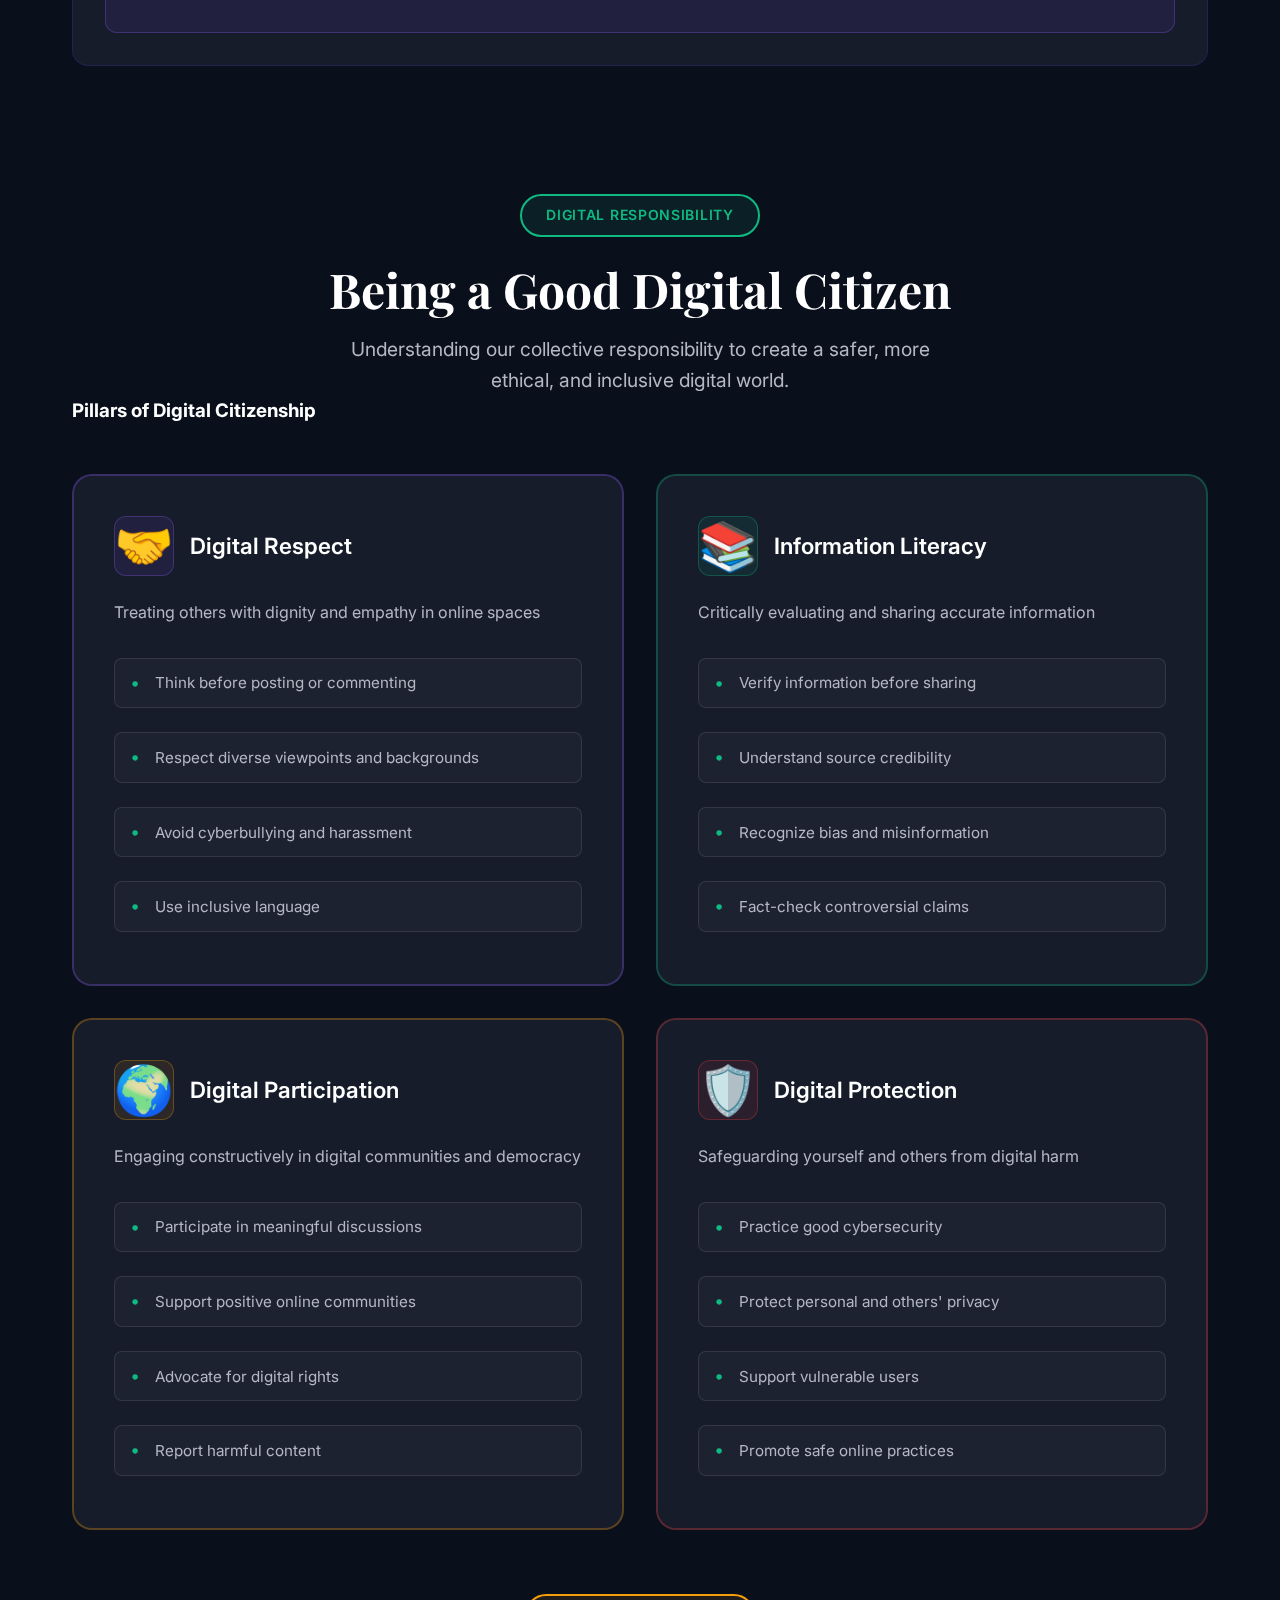
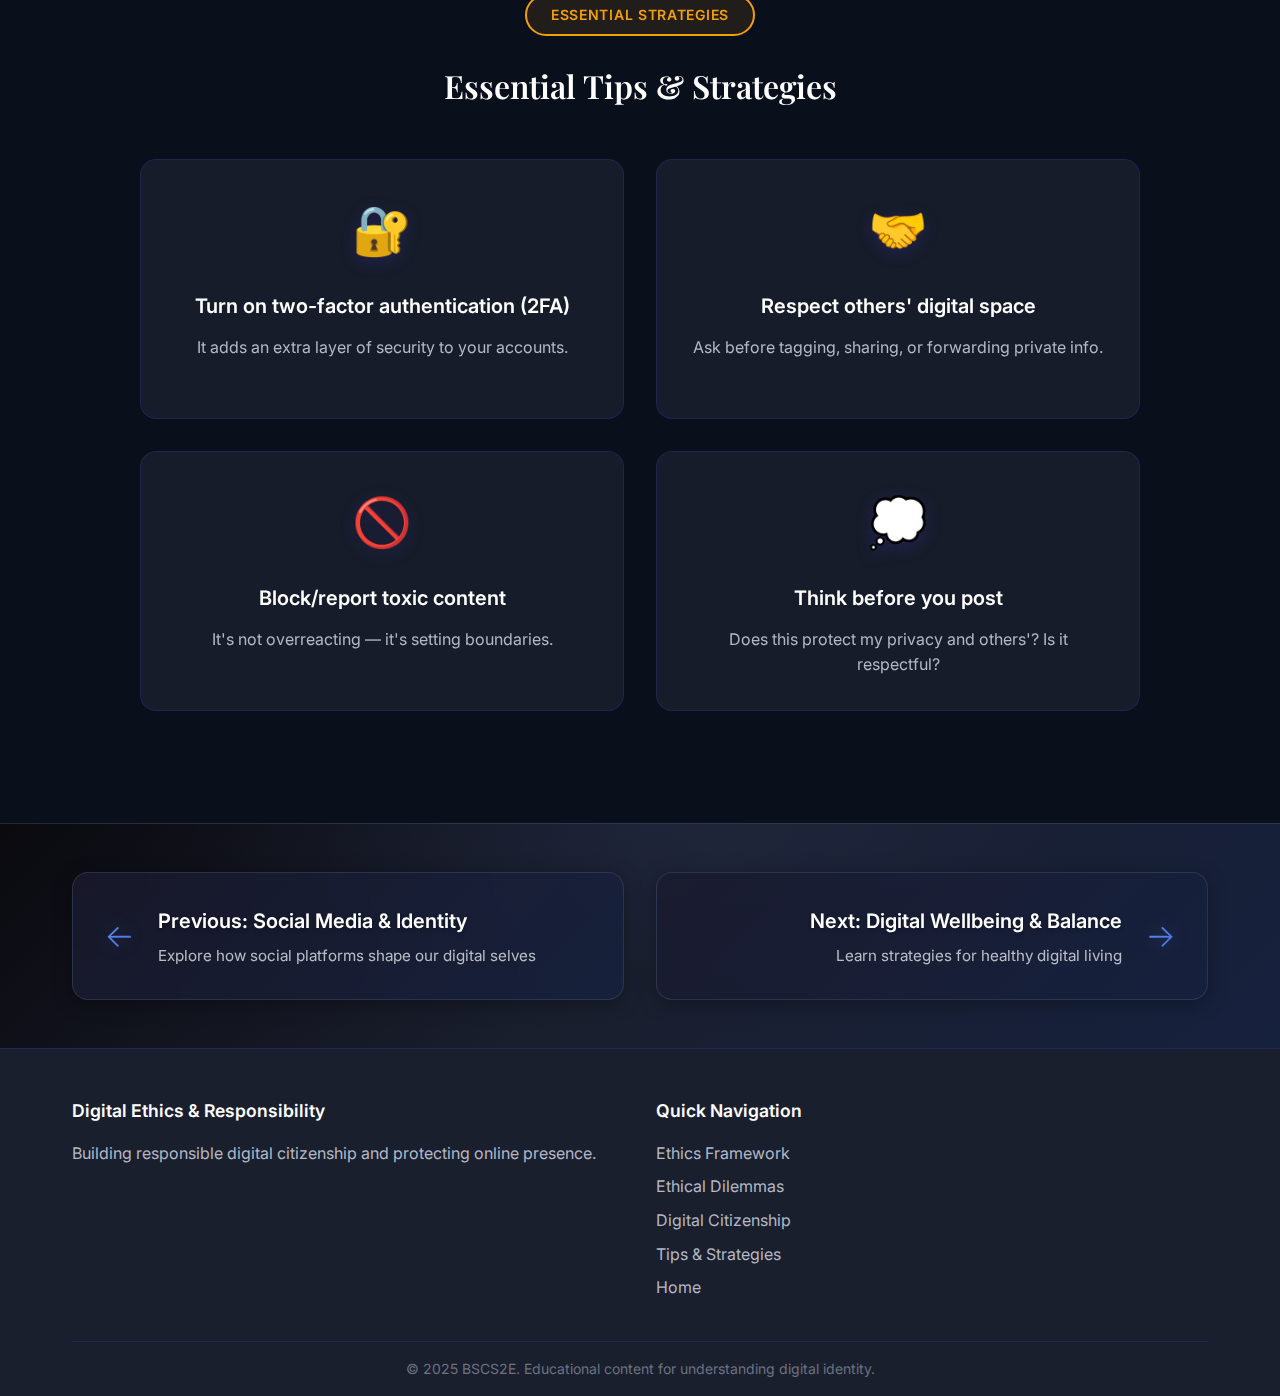
<file: assets/section3/digital-ethics-overview.html>
<!DOCTYPE html>
<html lang="en">
<head>
    <meta charset="UTF-8">
    <meta name="viewport" content="width=device-width, initial-scale=1.0">
    <meta name="description" content="Navigate digital ethics and responsibility. Learn about responsible digital citizenship and ethical decision-making in digital spaces.">
    <meta name="keywords" content="digital ethics, digital responsibility, ethical technology, digital citizenship, online behavior, ethical decision making, technology ethics">
    <meta name="author" content="Digital Self Project">
    
    <!-- Open Graph Meta Tags -->
    <meta property="og:title" content="Digital Ethics & Responsibility - Digital Self Project">
    <meta property="og:description" content="Navigate the complex landscape of digital responsibility, protect your online presence, and understand ethical implications.">
    <meta property="og:type" content="website">
    <meta property="og:url" content="https://digitalself.com/section3/digital-ethics-overview.html">
    
    <!-- Twitter Card Meta Tags -->
    <meta name="twitter:card" content="summary_large_image">
    <meta name="twitter:title" content="Digital Ethics & Responsibility">
    <meta name="twitter:description" content="Navigate digital responsibility, protect your online presence, and understand ethical implications.">
    
    <title>Digital Ethics & Responsibility - Digital Self Project</title>
    <link rel="icon" href="../landing/img/logoWithoutBG.png" type="image/png">    <link rel="stylesheet" href="css/styles.css">
    <link href="https://fonts.googleapis.com/css2?family=Inter:wght@300;400;500;600;700;800&family=Playfair+Display:wght@400;500;600;700&display=swap" rel="stylesheet">
</head>
<body>    
    <!-- Navigation -->
    <nav class="navbar" role="navigation" aria-label="Main navigation">        <div class="nav-container">            <div class="nav-logo">
                <img src="../landing/img/logoWithoutBG.png" alt="Digital Self Logo" class="logo-img">
                <a href="../../index.html" aria-label="Digital Self Project - Home">digitalself</a>
            </div>            <ul class="nav-menu" role="menubar">
                <li role="none"><a href="#ethics" class="nav-link" role="menuitem">Ethics Framework</a></li>
                <li role="none"><a href="#dilemmas" class="nav-link" role="menuitem">Ethical Dilemmas</a></li>
                <li role="none"><a href="#responsibility" class="nav-link" role="menuitem">Digital Citizenship</a></li>
                <li role="none"><a href="#tips" class="nav-link" role="menuitem">Tips & Strategies</a></li>
                <li role="none"><a href="../../index.html" class="nav-link" role="menuitem">Home</a></li>
            </ul>
            <button class="hamburger" aria-label="Toggle navigation menu" aria-expanded="false" aria-controls="nav-menu">
                <span class="bar" aria-hidden="true"></span>
                <span class="bar" aria-hidden="true"></span>
                <span class="bar" aria-hidden="true"></span>
            </button>
        </div>
    </nav>

    <main id="main-content">    <!-- Hero Section -->
    <section class="hero">
        <div class="hero-container">
            <div class="hero-content">
                <div class="section-badge">
                    <span class="badge-icon">⚖️</span>
                    <span>Section 03</span>
                </div>                <h1 class="hero-title">Digital Ethics & <span class="gradient-text">Responsibility</span></h1>
                <p class="hero-subtitle">Navigate the digital world with purpose and integrity. Develop ethical decision-making skills, safeguard personal boundaries, and contribute to building safer online communities for everyone.</p>
                
                <!-- Enhanced Action Buttons -->
                <div class="hero-actions">
                    <a href="#ethics" class="hero-btn primary">
                        <span class="btn-icon">🧭</span>
                        <span>Explore Ethics Framework</span>
                    </a>
                    <a href="#dilemmas" class="hero-btn secondary">
                        <span class="btn-icon">🤔</span>
                        <span>View Ethical Dilemmas</span>
                    </a>                </div>

                <!-- Digital Ethics Insights -->
                <div class="ethics-insights">
                    <div class="insight-item">
                        <span class="insight-icon">🎯</span>
                        <span>Learn to make ethical decisions in digital spaces</span>
                    </div>
                    <div class="insight-item">
                        <span class="insight-icon">🛡️</span>
                        <span>Protect yourself and others from digital harm</span>
                    </div>
                    <div class="insight-item">
                        <span class="insight-icon">🤝</span>
                        <span>Build respectful online communities</span>
                    </div>
                </div>
            </div>
            <div class="hero-visual">
                <div class="ethics-ecosystem">
                    <!-- Central Ethics Core -->
                    <div class="ethics-core">
                        <div class="core-icon">⚖️</div>
                        <div class="core-label">Digital Ethics</div>
                    </div>
                    
                    <!-- Orbiting Principles -->
                    <div class="principle-orbit" data-orbit="1">
                        <div class="principle-node respect">
                            <span class="node-icon">🤝</span>
                            <span class="node-label">Respect</span>
                        </div>
                    </div>
                    <div class="principle-orbit" data-orbit="2">
                        <div class="principle-node responsibility">
                            <span class="node-icon">🎯</span>
                            <span class="node-label">Responsibility</span>
                        </div>
                    </div>
                    <div class="principle-orbit" data-orbit="3">
                        <div class="principle-node privacy">
                            <span class="node-icon">🔒</span>
                            <span class="node-label">Privacy</span>
                        </div>
                    </div>
                    <div class="principle-orbit" data-orbit="4">
                        <div class="principle-node safety">
                            <span class="node-icon">🛡️</span>
                            <span class="node-label">Safety</span>
                        </div>
                    </div>

                    <!-- Floating Digital Elements -->
                    <div class="floating-elements">
                        <div class="floating-icon" data-delay="0s">💻</div>
                        <div class="floating-icon" data-delay="1s">📱</div>
                        <div class="floating-icon" data-delay="2s">🌐</div>
                        <div class="floating-icon" data-delay="3s">💬</div>
                        <div class="floating-icon" data-delay="4s">📊</div>
                    </div>

                    <!-- Connection Lines -->
                    <div class="connection-lines">
                        <div class="connection-line" data-line="1"></div>
                        <div class="connection-line" data-line="2"></div>
                        <div class="connection-line" data-line="3"></div>
                        <div class="connection-line" data-line="4"></div>
                    </div>
                </div>
            </div>
        </div>
    </section><!-- Purpose and Values Section -->
    <section class="purpose-section">
        <div class="purpose-background-overlay"></div>
        <div class="container">
            <div class="purpose-content">
                <div class="purpose-text">
                    <div class="purpose-header">
                        <div class="question-icon">💭</div>
                        <h2 class="purpose-question">What are effective ways to strengthen and manage this aspect of the self?</h2>
                    </div>
                    
                    <div class="purpose-statement">
                        <div class="purpose-badge">
                            <span class="badge-icon">🎯</span>
                            <span>Purpose</span>
                        </div>
                        <div class="purpose-text-content">
                            <p class="purpose-main-text">To foster a culture of respect, responsibility, and safety in the digital world — where every click, post, and share reflects not just our choices, but our values.</p>
                        </div>
                    </div>

                    <div class="purpose-highlights">
                        <div class="highlight-item">
                            <div class="highlight-icon">🤝</div>
                            <span>Respect</span>
                        </div>
                        <div class="highlight-item">
                            <div class="highlight-icon">⚖️</div>
                            <span>Responsibility</span>
                        </div>
                        <div class="highlight-item">
                            <div class="highlight-icon">🛡️</div>
                            <span>Safety</span>
                        </div>
                        <div class="highlight-item">
                            <div class="highlight-icon">💎</div>
                            <span>Values</span>
                        </div>
                    </div>
                </div>
                
                <div class="purpose-visual">
                    <div class="image-container">
                        <div class="floating-elements">
                            <div class="floating-element ethics">🧠</div>
                            <div class="floating-element privacy">🔒</div>
                            <div class="floating-element security">🛡️</div>
                            <div class="floating-element respect">🤝</div>
                        </div>
                        <img src="img/thinkingAgain.png" alt="Thoughtful contemplation of digital ethics" class="purpose-image">
                        <div class="image-glow"></div>
                    </div>
                </div>
            </div>
        </div>    </section>

    <!-- Section Divider -->


    <!-- Digital Ethics Section -->
    <section id="ethics" class="topic-section ethics-section">
        <div class="container">
            <div class="topic-header">
                <div class="topic-tag ethics">Digital Ethics</div>
                <h2>Moral Principles in the Digital Age</h2>
                <p>Understanding our responsibilities and the impact of our digital actions on society, individuals, and future generations.</p>
            </div><div class="ethics-framework">
                <h3>Essential Digital Ethics</h3>
                <div class="principles-grid">
                    <div class="principle-card">
                        <div class="principle-icon">🤝</div>
                        <h4>Online Consent & Boundaries</h4>
                        <p>Just like in real life, consent matters online too.</p>
                        <div class="principle-examples">
                            <h5>→ Key Actions:</h5>
                            <ul>
                                <li>Ask before tagging someone in a photo</li>
                                <li>Get permission before sharing private screenshots</li>
                                <li>Respect others' wishes when reposting their content</li>
                            </ul>
                        </div>
                    </div>
                    <div class="principle-card">
                        <div class="principle-icon">🔒</div>
                        <h4>Privacy & Data Protection</h4>
                        <p>Your data is valuable. Treat it like you would your house keys.</p>
                        <div class="principle-examples">
                            <h5>→ Key Actions:</h5>
                            <ul>
                                <li>Use strong passwords for all accounts</li>
                                <li>Update your privacy settings regularly</li>
                                <li>Enable two-factor authentication (2FA)</li>
                            </ul>
                        </div>
                    </div>
                    <div class="principle-card">
                        <div class="principle-icon">⚠️</div>
                        <h4>Ethical Dilemmas We Often Overlook</h4>
                        <p>Small actions can have big consequences in the digital world.</p>
                        <div class="principle-examples">
                            <h5>Common Issues:</h5>
                            <ul>
                                <li>Screenshotting chats without permission</li>
                                <li>Sharing personal info of others (even as a joke)</li>
                                <li>Reposting content without credit</li>
                            </ul>
                        </div>
                    </div>
                    <div class="principle-card">
                        <div class="principle-icon">🛡️</div>
                        <h4>Cyberbullying & Harassment</h4>
                        <p>The digital world isn't always kind — but you can be.</p>
                        <div class="principle-examples">
                            <h5>→ Key Actions:</h5>
                            <ul>
                                <li>Know when to speak up against harmful behavior</li>
                                <li>Report inappropriate content when you see it</li>
                                <li>Block behavior that crosses the line</li>
                            </ul>
                        </div>
                    </div>
                </div>
            </div>
            
            <!-- Section Divider -->
            
            <div id="dilemmas" class="ethical-dilemmas">
                <div class="topic-header">
                    <div class="topic-tag dilemmas">Ethical Challenges</div>
                </div>
                <h3>Common Ethical Dilemmas</h3>
                <div class="dilemmas-container">
                    <div class="dilemma-scenario">
                        <div class="scenario-header">
                            <h4>🎯 Personalization vs Privacy</h4>
                            <div class="complexity-level high">High Complexity</div>
                        </div>
                        <div class="scenario-content">
                            <p><strong>Scenario:</strong> A social media platform can provide highly personalized content that users love, but requires extensive data collection and behavioral tracking.</p>
                            <div class="sides">
                                <div class="side pros">
                                    <h5>Personalization Benefits:</h5>
                                    <ul>
                                        <li>Improved user experience</li>
                                        <li>Relevant content discovery</li>
                                        <li>Time-saving recommendations</li>
                                        <li>Platform engagement and satisfaction</li>
                                    </ul>
                                </div>
                                <div class="side cons">
                                    <h5>Privacy Concerns:</h5>
                                    <ul>
                                        <li>Extensive personal data collection</li>
                                        <li>Behavioral manipulation potential</li>
                                        <li>Data security vulnerabilities</li>
                                        <li>Loss of serendipity and diversity</li>
                                    </ul>
                                </div>
                            </div>
                            <div class="ethical-questions">
                                <h5>Consider:</h5>
                                <ul>
                                    <li>How much privacy should users sacrifice for convenience?</li>
                                    <li>Should platforms be transparent about data usage?</li>
                                    <li>Who decides what constitutes "relevant" content?</li>
                                </ul>
                            </div>
                        </div>
                    </div>

                    <div class="dilemma-scenario">
                        <div class="scenario-header">
                            <h4>🗣️ Free Speech vs Harm Prevention</h4>
                            <div class="complexity-level high">High Complexity</div>
                        </div>
                        <div class="scenario-content">
                            <p><strong>Scenario:</strong> Social platforms must decide how to moderate content that may be offensive but not illegal, balancing free expression with user safety.</p>
                            <div class="sides">
                                <div class="side pros">
                                    <h5>Free Speech Arguments:</h5>
                                    <ul>
                                        <li>Democratic discourse protection</li>
                                        <li>Diverse viewpoint expression</li>
                                        <li>Avoiding censorship concerns</li>
                                        <li>Cultural context considerations</li>
                                    </ul>
                                </div>
                                <div class="side cons">
                                    <h5>Harm Prevention Arguments:</h5>
                                    <ul>
                                        <li>Protecting vulnerable users</li>
                                        <li>Preventing harassment and abuse</li>
                                        <li>Maintaining platform safety</li>
                                        <li>Combating misinformation spread</li>
                                    </ul>
                                </div>
                            </div>
                            <div class="ethical-questions">
                                <h5>Consider:</h5>
                                <ul>
                                    <li>Who should determine community standards?</li>
                                    <li>How do cultural differences affect moderation?</li>
                                    <li>Should platforms be neutral or take moral stances?</li>
                                </ul>
                            </div>
                        </div>
                    </div>
                </div>
            </div>        </div>
    </section>

    <!-- Section Divider -->

    <!-- Digital Responsibility Section -->
    <section id="responsibility" class="topic-section responsibility-section">
        <div class="container">
            <div class="topic-header">
                <div class="topic-tag responsibility">Digital Responsibility</div>
                <h2>Being a Good Digital Citizen</h2>
                <p>Understanding our collective responsibility to create a safer, more ethical, and inclusive digital world.</p>
            </div>

            <div class="citizenship-framework">
                <h3>Pillars of Digital Citizenship</h3>                <div class="pillars-grid">
                    <div class="pillar digital-respect">
                        <div class="pillar-header">
                            <div class="pillar-icon">🤝</div>
                            <h4>Digital Respect</h4>
                        </div>
                        <p class="pillar-description">Treating others with dignity and empathy in online spaces</p>                        <div class="pillar-actions">
                            <div class="action-item">
                                <span class="action-arrow">•</span>
                                <span>Think before posting or commenting</span>
                            </div>
                            <div class="action-item">
                                <span class="action-arrow">•</span>
                                <span>Respect diverse viewpoints and backgrounds</span>
                            </div>
                            <div class="action-item">
                                <span class="action-arrow">•</span>
                                <span>Avoid cyberbullying and harassment</span>
                            </div>
                            <div class="action-item">
                                <span class="action-arrow">•</span>
                                <span>Use inclusive language</span>
                            </div>
                        </div>
                    </div>

                    <div class="pillar information-literacy">
                        <div class="pillar-header">
                            <div class="pillar-icon">📚</div>
                            <h4>Information Literacy</h4>
                        </div>
                        <p class="pillar-description">Critically evaluating and sharing accurate information</p>                        <div class="pillar-actions">
                            <div class="action-item">
                                <span class="action-arrow">•</span>
                                <span>Verify information before sharing</span>
                            </div>
                            <div class="action-item">
                                <span class="action-arrow">•</span>
                                <span>Understand source credibility</span>
                            </div>
                            <div class="action-item">
                                <span class="action-arrow">•</span>
                                <span>Recognize bias and misinformation</span>
                            </div>
                            <div class="action-item">
                                <span class="action-arrow">•</span>
                                <span>Fact-check controversial claims</span>
                            </div>
                        </div>
                    </div>

                    <div class="pillar digital-participation">
                        <div class="pillar-header">
                            <div class="pillar-icon">🌍</div>
                            <h4>Digital Participation</h4>
                        </div>
                        <p class="pillar-description">Engaging constructively in digital communities and democracy</p>                        <div class="pillar-actions">
                            <div class="action-item">
                                <span class="action-arrow">•</span>
                                <span>Participate in meaningful discussions</span>
                            </div>
                            <div class="action-item">
                                <span class="action-arrow">•</span>
                                <span>Support positive online communities</span>
                            </div>
                            <div class="action-item">
                                <span class="action-arrow">•</span>
                                <span>Advocate for digital rights</span>
                            </div>
                            <div class="action-item">
                                <span class="action-arrow">•</span>
                                <span>Report harmful content</span>
                            </div>
                        </div>
                    </div>

                    <div class="pillar digital-protection">
                        <div class="pillar-header">
                            <div class="pillar-icon">🛡️</div>
                            <h4>Digital Protection</h4>
                        </div>
                        <p class="pillar-description">Safeguarding yourself and others from digital harm</p>                        <div class="pillar-actions">
                            <div class="action-item">
                                <span class="action-arrow">•</span>
                                <span>Practice good cybersecurity</span>
                            </div>
                            <div class="action-item">
                                <span class="action-arrow">•</span>
                                <span>Protect personal and others' privacy</span>
                            </div>
                            <div class="action-item">
                                <span class="action-arrow">•</span>
                                <span>Support vulnerable users</span>
                            </div>
                            <div class="action-item">
                                <span class="action-arrow">•</span>
                                <span>Promote safe online practices</span>
                            </div>
                        </div>
                    </div>
                </div>
            </div>
            
            <!-- Section Divider -->
            
            <div id="tips" class="tips-strategies">
                <div class="topic-header">
                    <div class="topic-tag tips">Essential Strategies</div>
                </div>
                <h3>Essential Tips & Strategies</h3>
                <div class="tips-grid">
                    <div class="tip-card security">
                        <div class="tip-icon">🔐</div>
                        <h4>Turn on two-factor authentication (2FA)</h4>
                        <p>It adds an extra layer of security to your accounts.</p>
                    </div>
                    <div class="tip-card respect">
                        <div class="tip-icon">🤝</div>
                        <h4>Respect others' digital space</h4>
                        <p>Ask before tagging, sharing, or forwarding private info.</p>
                    </div>
                    <div class="tip-card boundaries">
                        <div class="tip-icon">🚫</div>
                        <h4>Block/report toxic content</h4>
                        <p>It's not overreacting — it's setting boundaries.</p>
                    </div>
                    <div class="tip-card mindful">
                        <div class="tip-icon">💭</div>
                        <h4>Think before you post</h4>
                        <p>Does this protect my privacy and others'? Is it respectful?</p>
                    </div>
                </div>
            </div>
        </div>
    </section></main>

    <!-- Navigation Footer -->
    <section class="section-navigation">
        <div class="container">
            <div class="nav-grid">
                <a href="../section2/social-media-overview.html" class="nav-card back">
                    <div class="nav-icon">←</div>
                    <div class="nav-content">
                        <h3>Previous: Social Media & Identity</h3>
                        <p>Explore how social platforms shape our digital selves</p>
                    </div>
                </a>

                <a href="../section4/wellbeing-overview.html" class="nav-card next">
                    <div class="nav-content">
                        <h3>Next: Digital Wellbeing & Balance</h3>
                        <p>Learn strategies for healthy digital living</p>
                    </div>
                    <div class="nav-icon">→</div>
                </a>
            </div>
        </div>
    </section>

    <!-- Footer -->
    <footer role="contentinfo" class="section-footer">
        <div class="container">            <div class="footer-content">
                <div class="footer-section">
                    <h3>Digital Ethics & Responsibility</h3>
                    <p>Building responsible digital citizenship and protecting online presence.</p>
                </div>                <div class="footer-section">
                    <h3>Quick Navigation</h3>                    <ul>
                        <li><a href="#ethics">Ethics Framework</a></li>
                        <li><a href="#dilemmas">Ethical Dilemmas</a></li>
                        <li><a href="#responsibility">Digital Citizenship</a></li>
                        <li><a href="#tips">Tips & Strategies</a></li>
                        <li><a href="../../index.html">Home</a></li>
                    </ul>
                </div>
            </div>
            <div class="footer-bottom">
                <p>&copy; 2025 BSCS2E. Educational content for understanding digital identity.</p>
            </div>
        </div>    </footer>

    <script src="js/gradient-effects.js"></script>
    <script src="js/section-animations-enhanced.js"></script>
</body>
</html>
</file>
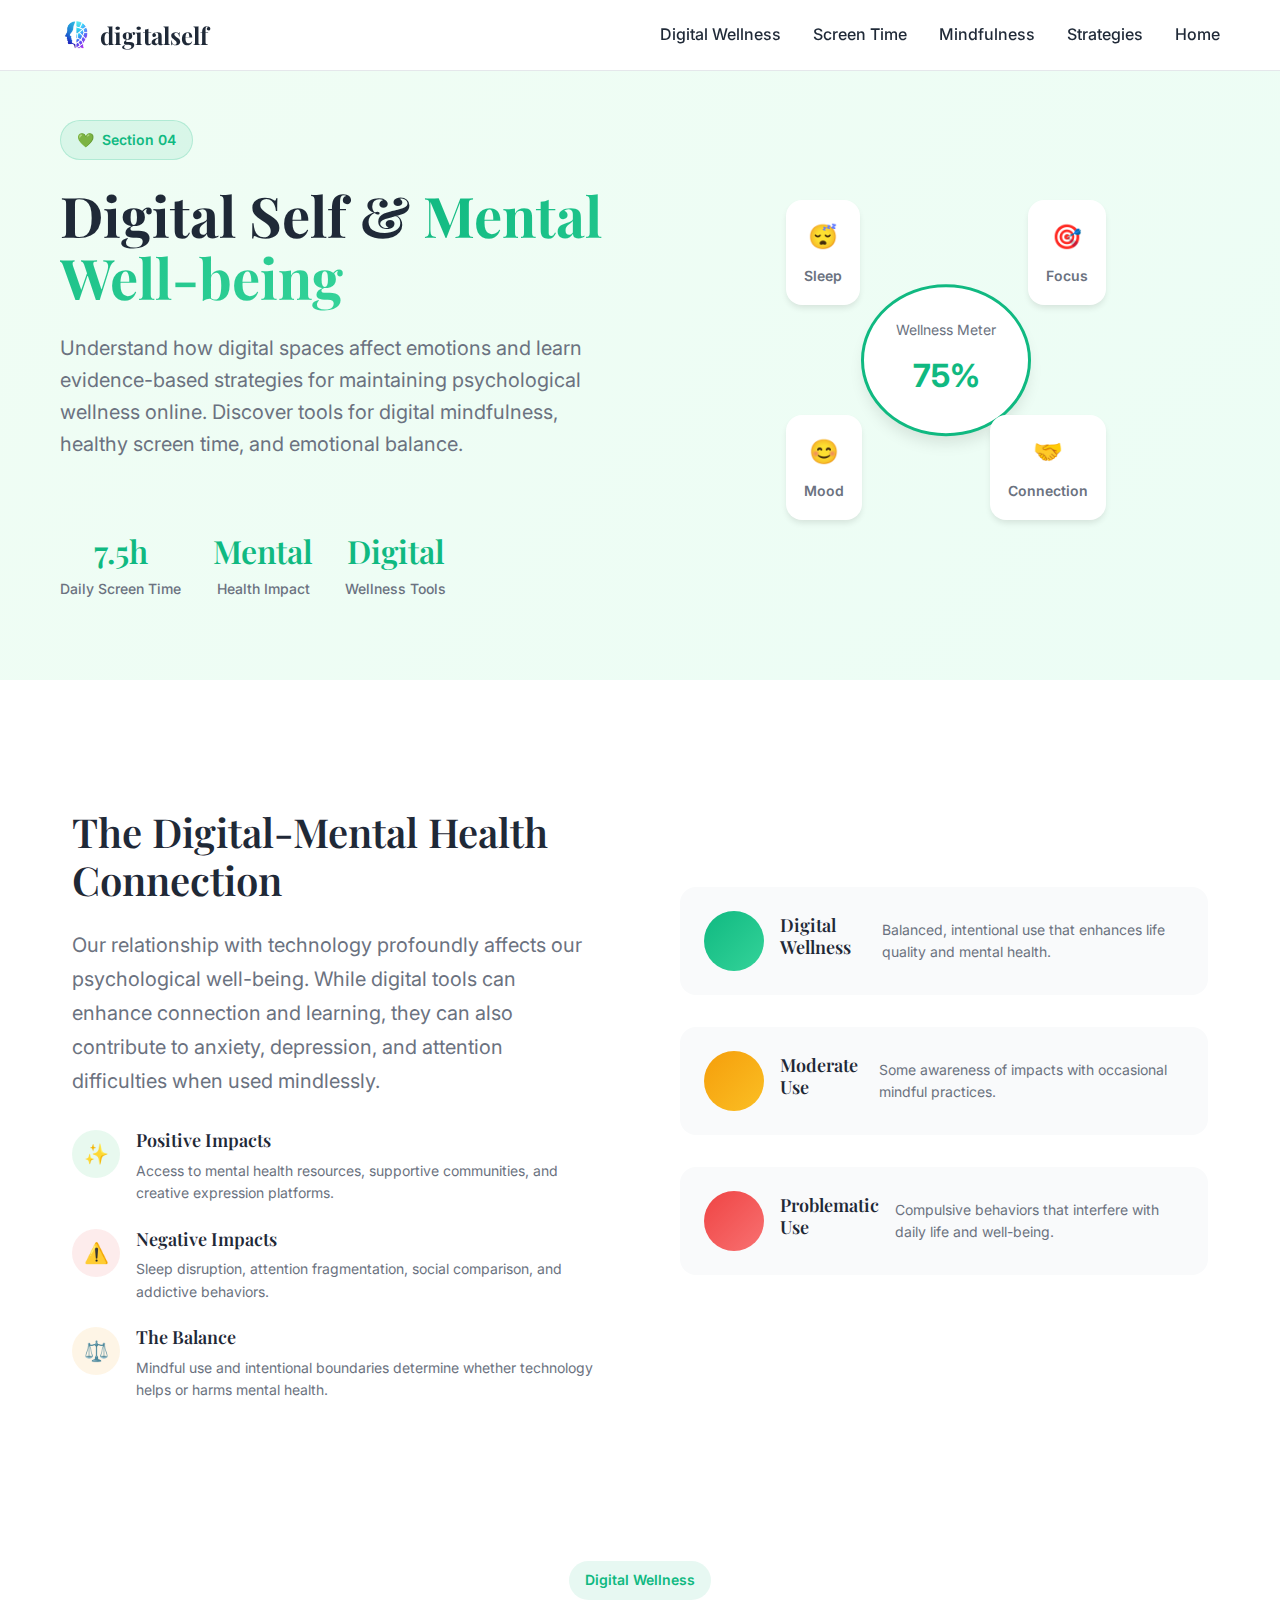
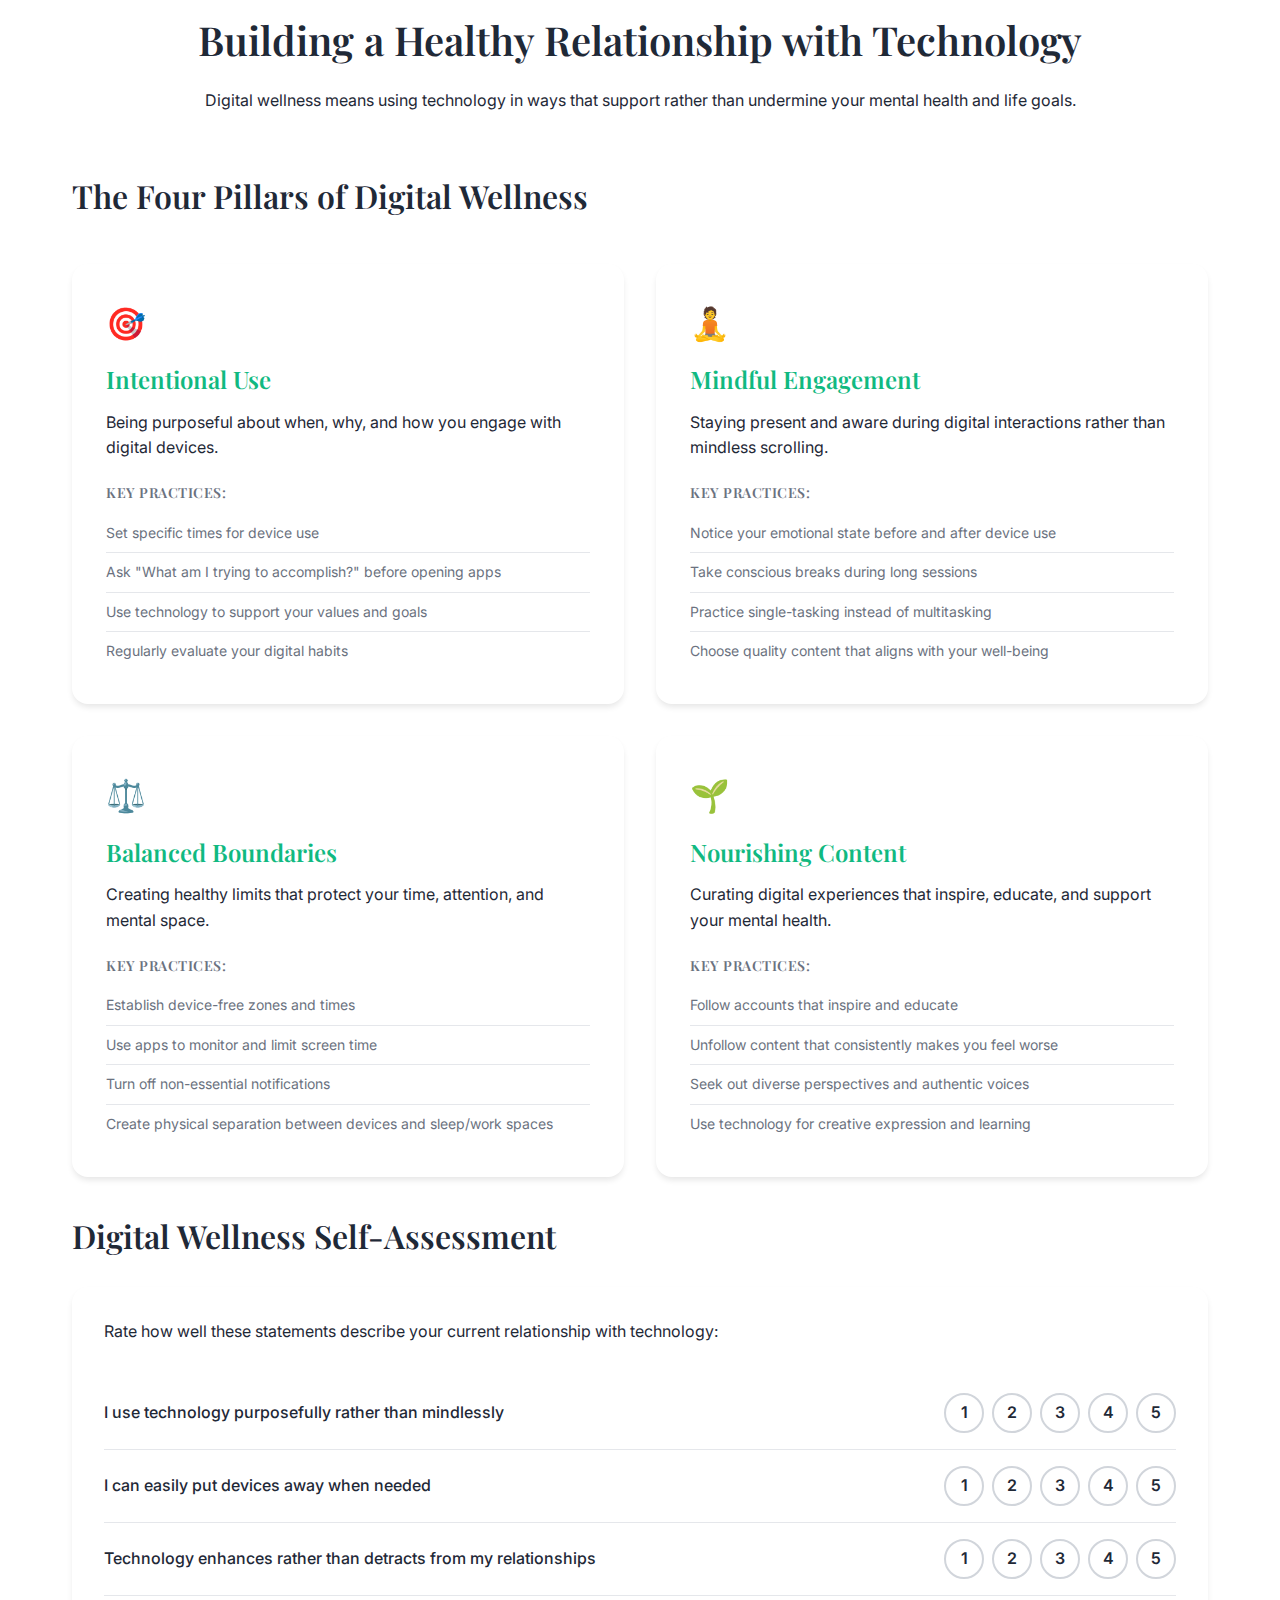
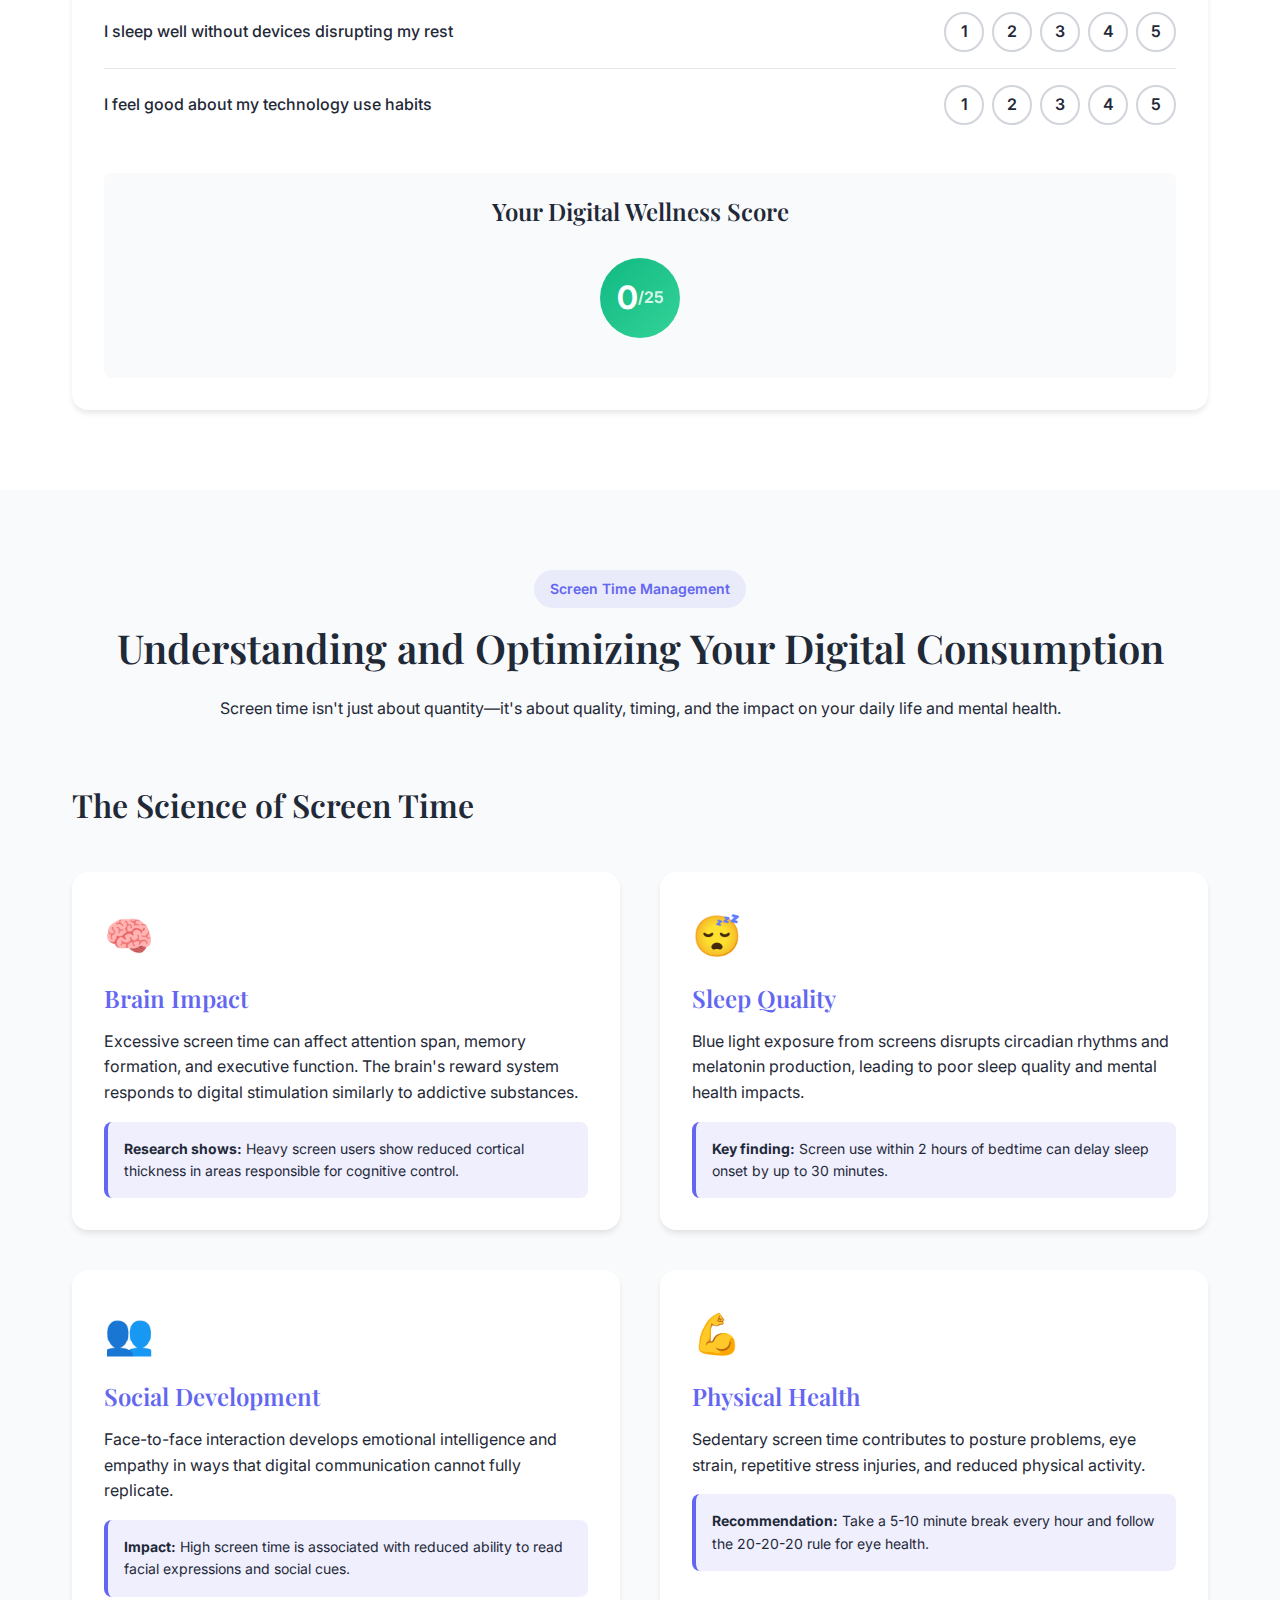
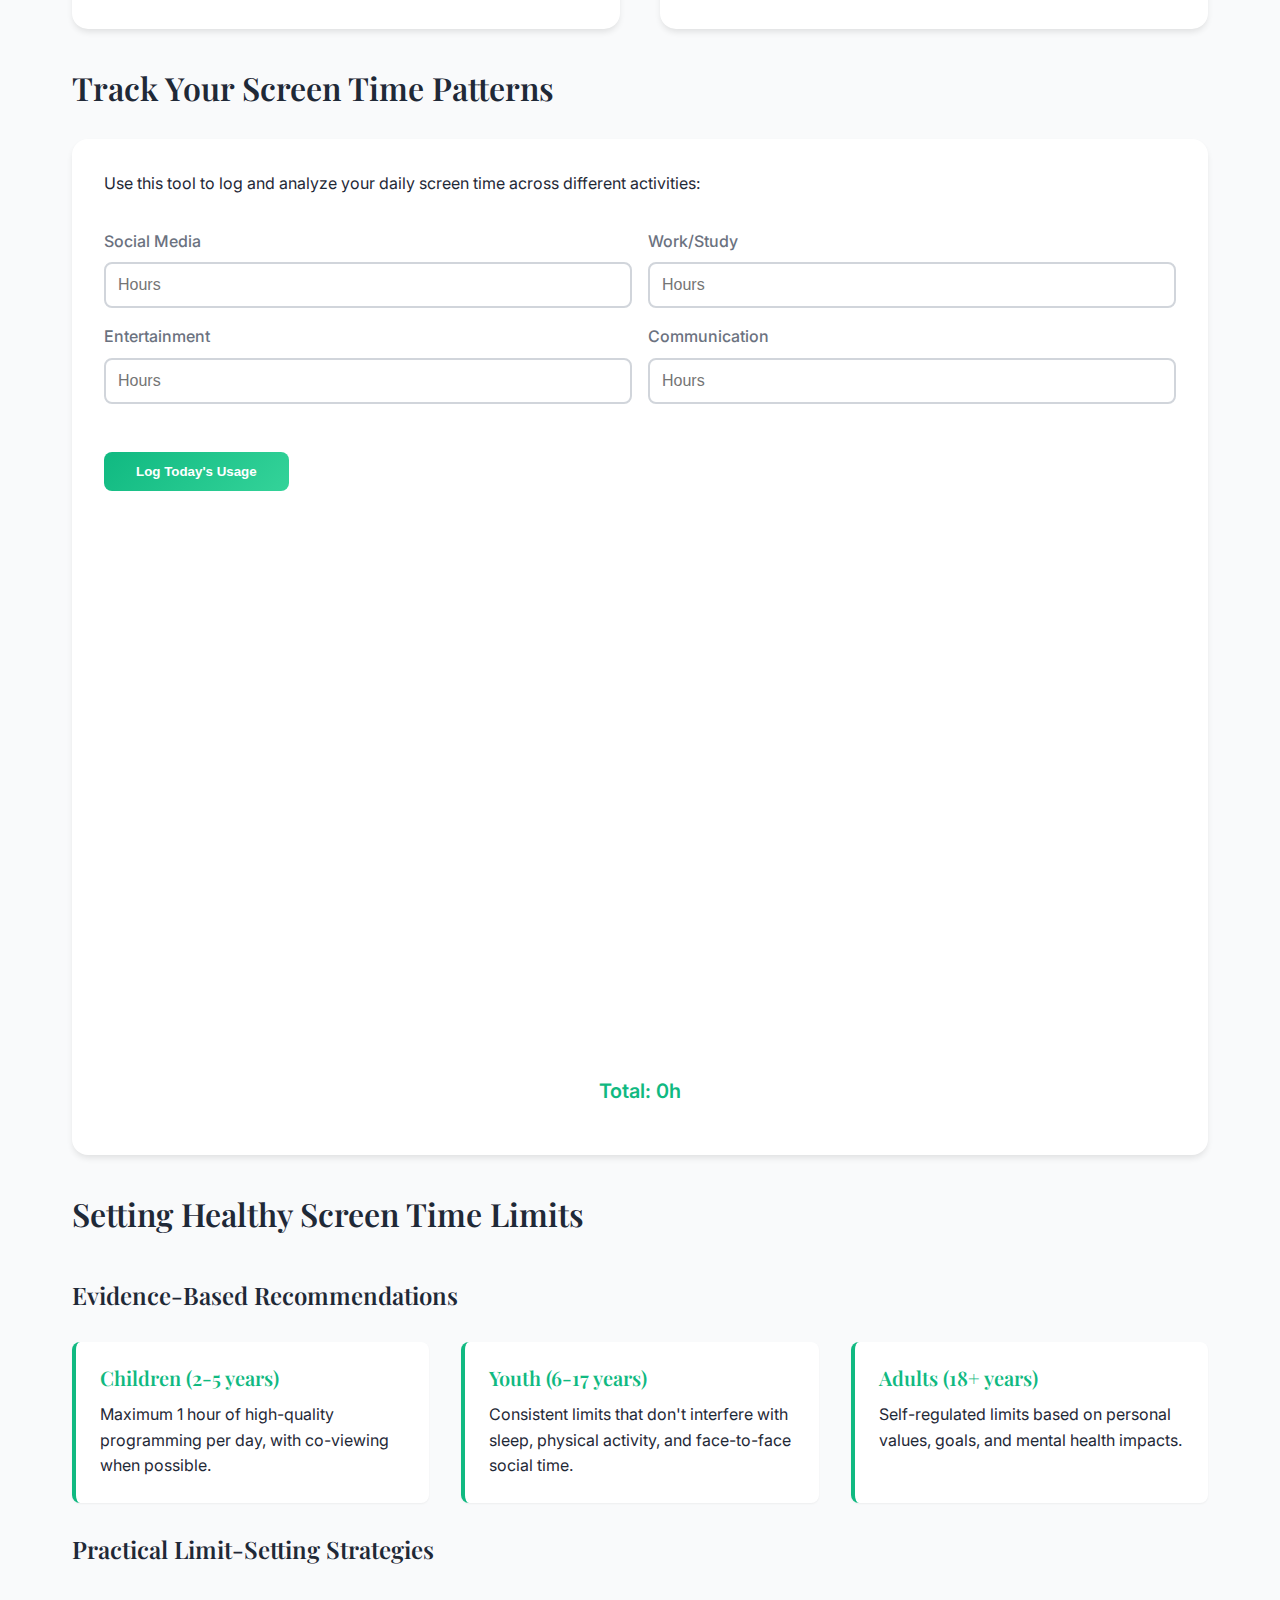
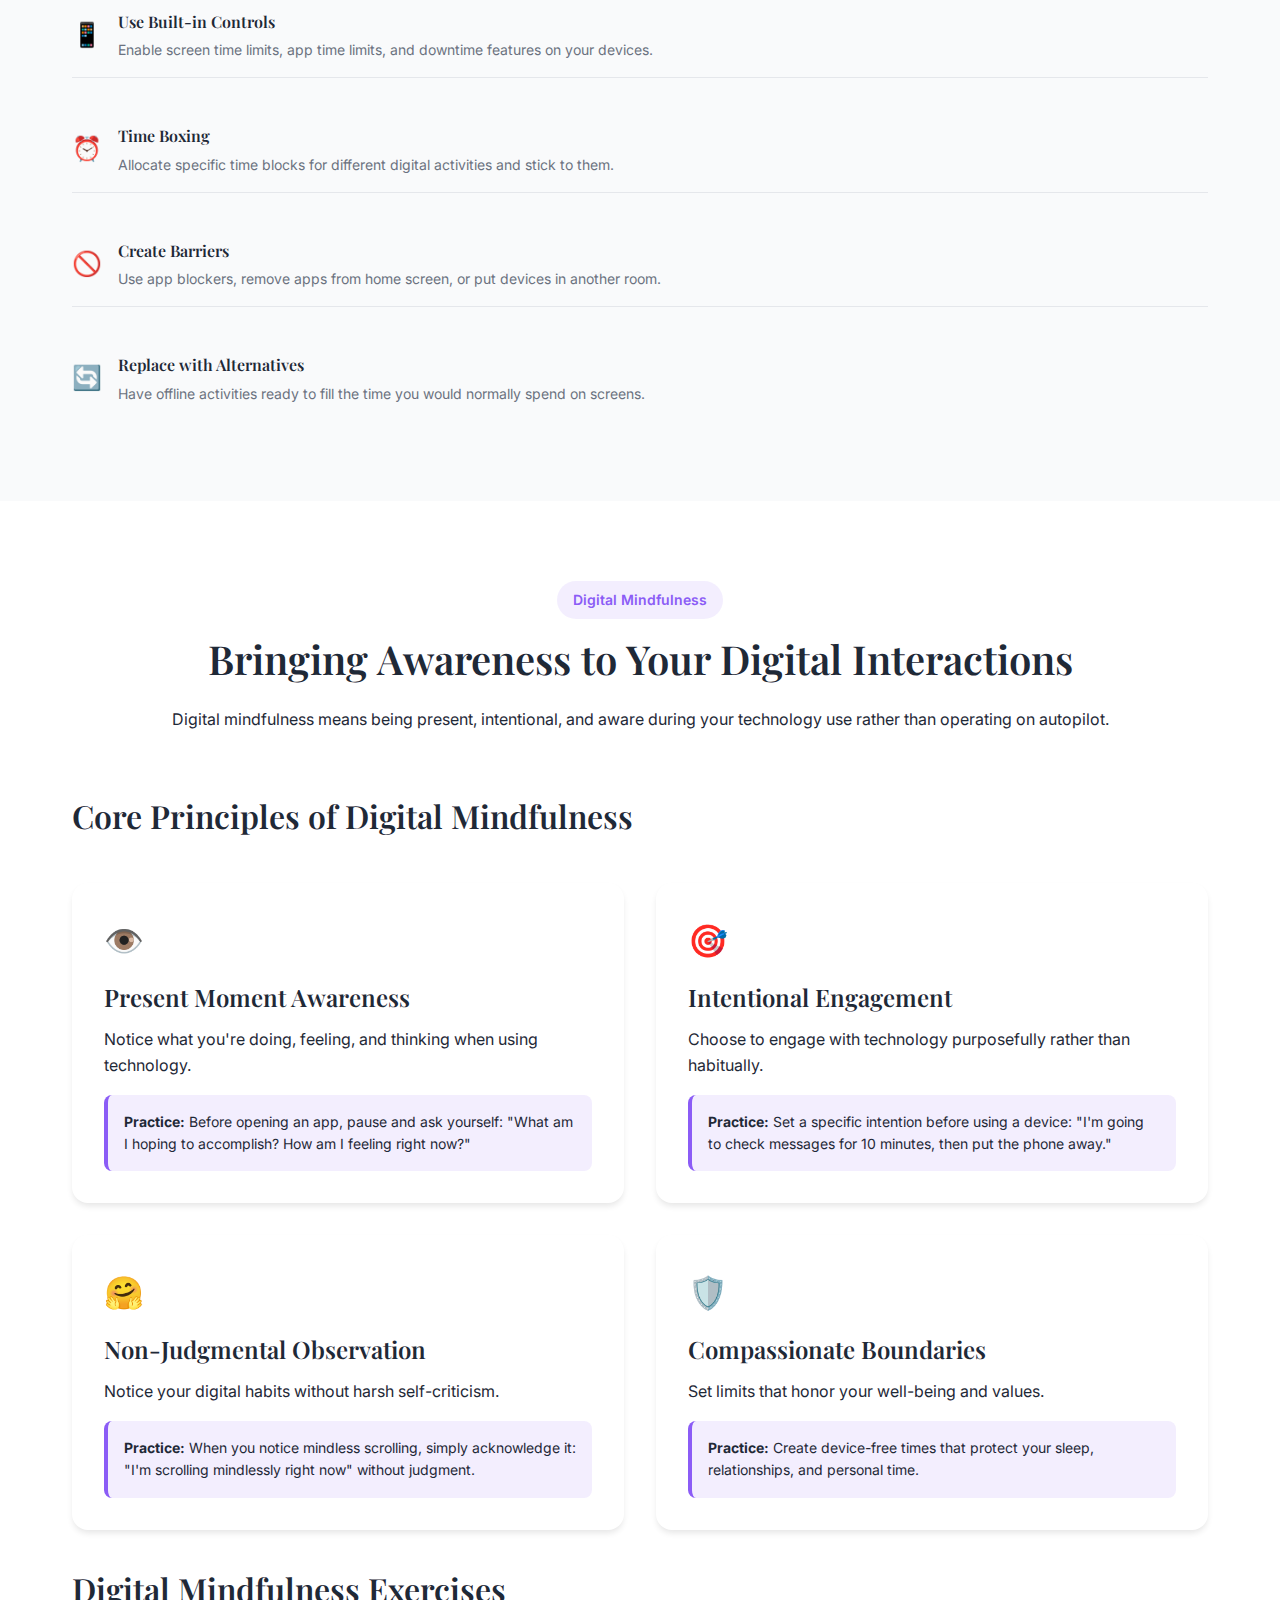
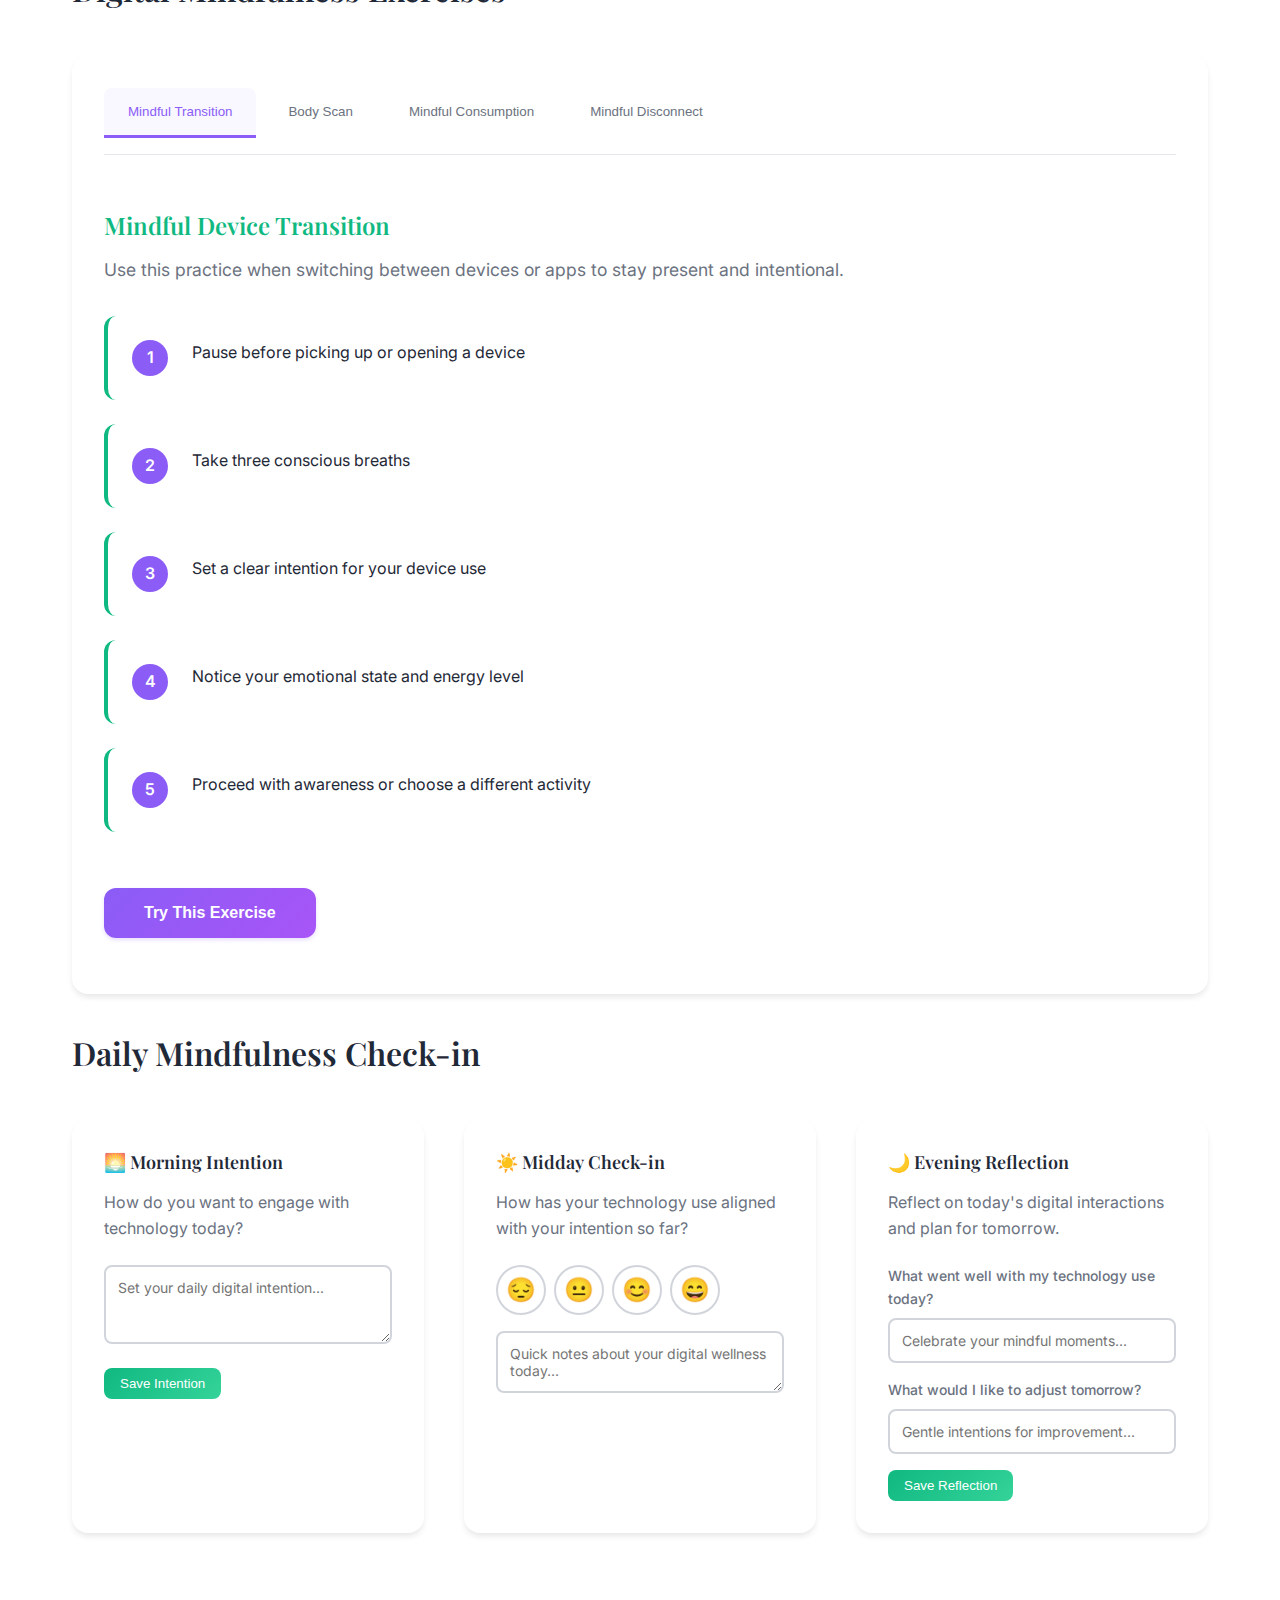
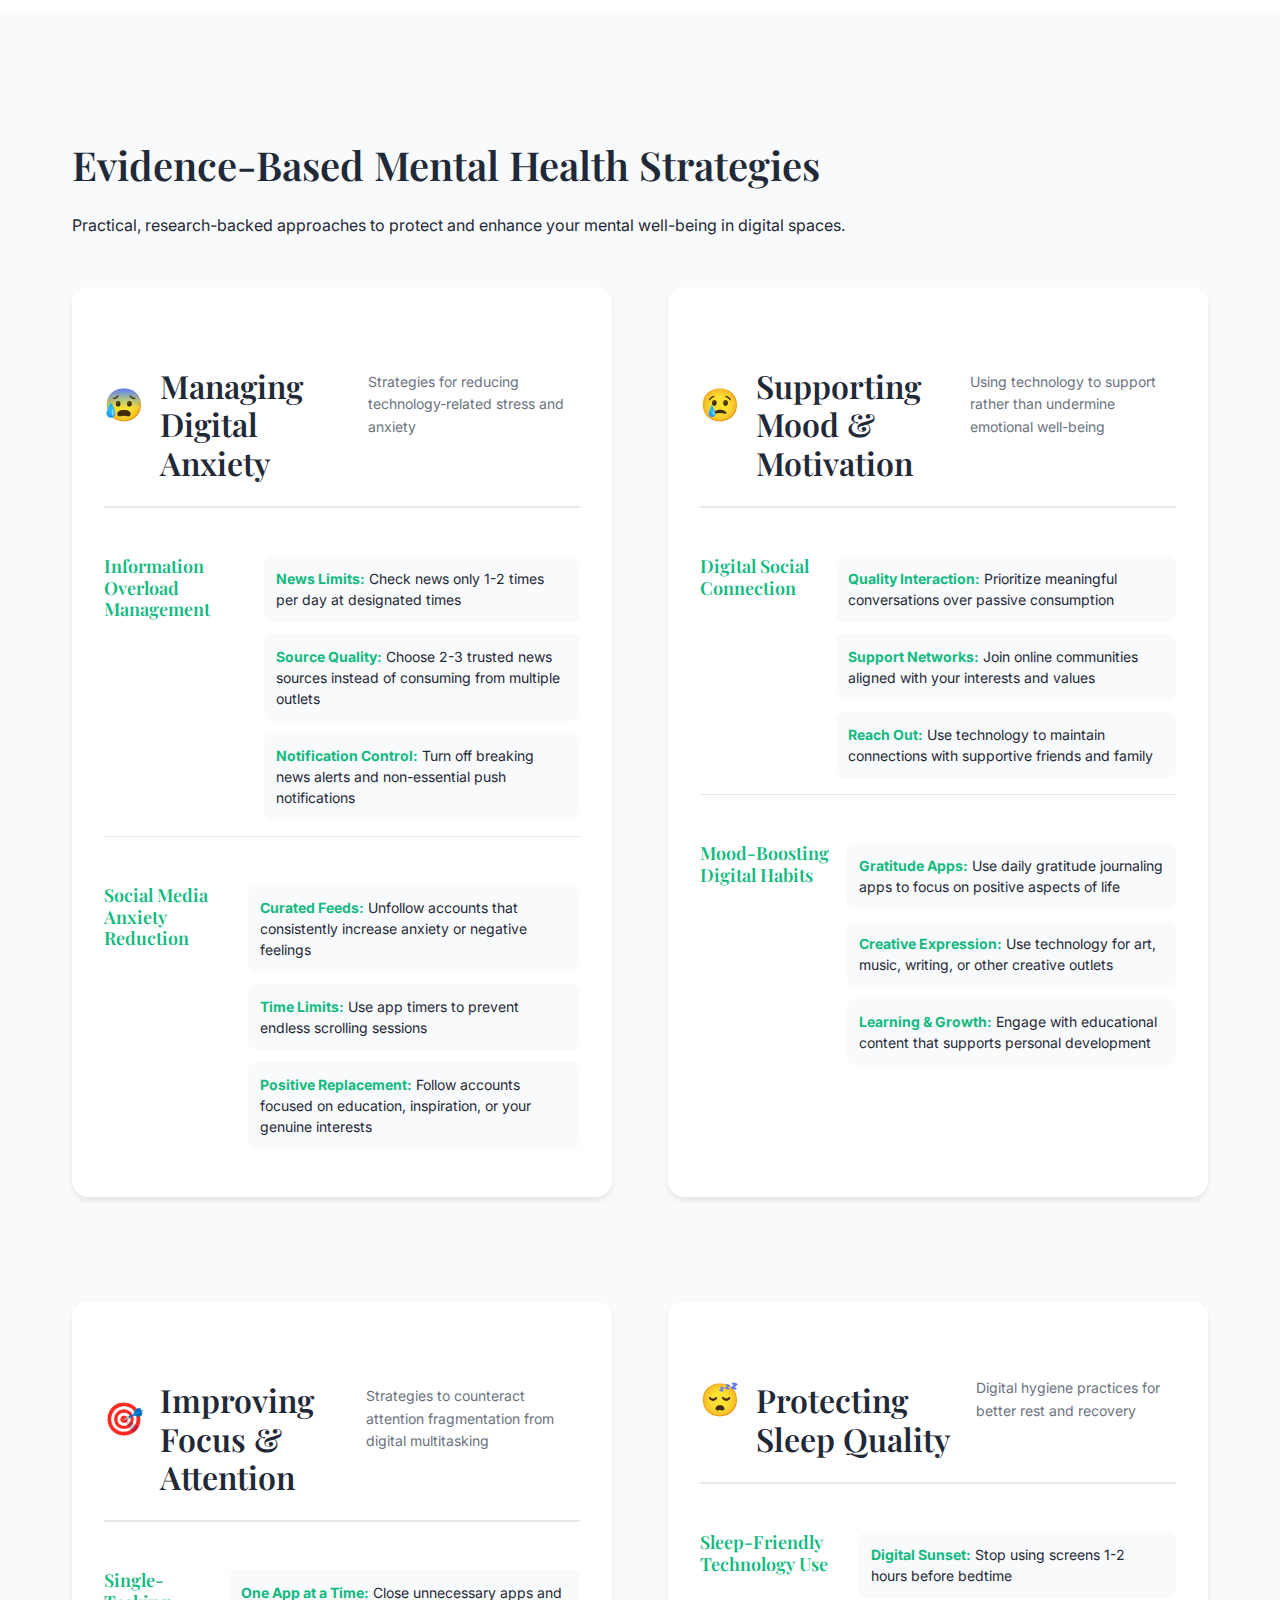
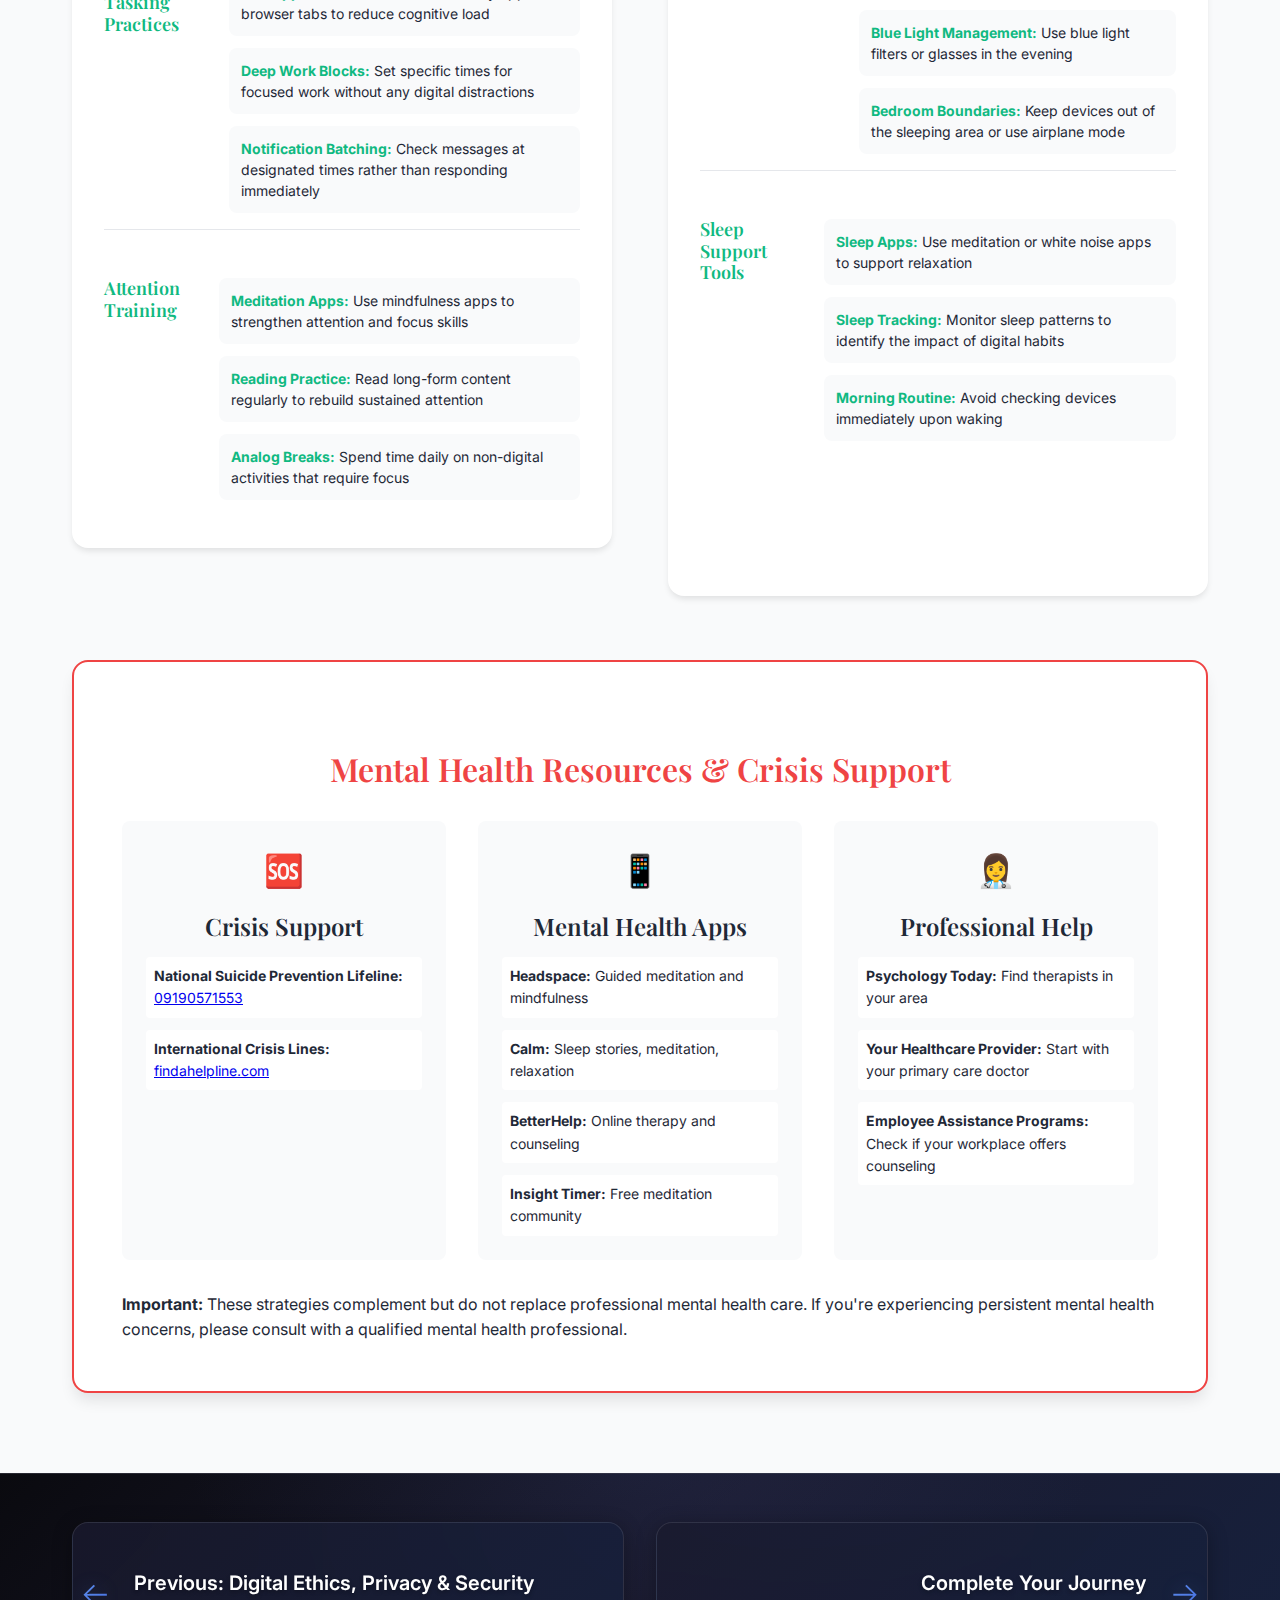
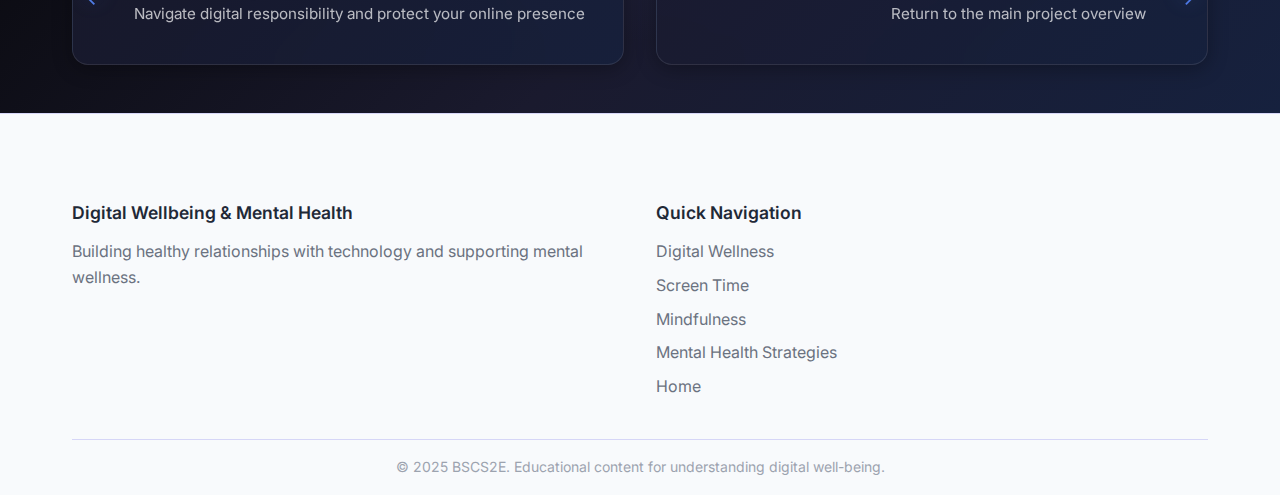
<file: assets/section4/wellbeing-overview.html>
<!DOCTYPE html>
<html lang="en">
<head>
    <meta charset="UTF-8">
    <meta name="viewport" content="width=device-width, initial-scale=1.0">
    <meta name="description" content="Explore the relationship between digital technology and mental health. Learn strategies for digital wellness, mindful technology use, and maintaining emotional balance online.">
    <meta name="keywords" content="digital wellness, mental health, screen time, digital mindfulness, technology addiction, digital detox, emotional balance, online wellbeing">
    <meta name="author" content="Digital Self Project">
    
    <!-- Open Graph Meta Tags -->
    <meta property="og:title" content="Digital Self & Mental Well-being - Digital Self Project">
    <meta property="og:description" content="Explore how digital spaces affect emotions and learn mental health strategies for maintaining psychological wellness online.">
    <meta property="og:type" content="website">
    <meta property="og:url" content="https://digitalself.com/section4/wellbeing-overview.html">
    
    <!-- Twitter Card Meta Tags -->
    <meta name="twitter:card" content="summary_large_image">
    <meta name="twitter:title" content="Digital Self & Mental Well-being">
    <meta name="twitter:description" content="Discover tools for maintaining psychological wellness and emotional balance in digital spaces.">
    
    <title>Digital Self & Mental Well-being - Digital Self Project</title>
    <link rel="icon" href="../landing/img/logoWithoutBG.png" type="image/png">
    <link rel="stylesheet" href="css/styles.css">
    <link href="https://fonts.googleapis.com/css2?family=Inter:wght@300;400;500;600;700;800&family=Playfair+Display:wght@400;500;600;700&display=swap" rel="stylesheet">
</head>
<body>    
    <!-- Navigation -->
    <nav class="navbar" role="navigation" aria-label="Main navigation">        <div class="nav-container">            <div class="nav-logo">
                <img src="../landing/img/logoWithoutBG.png" alt="Digital Self Logo" class="logo-img">
                <a href="../../index.html" aria-label="Digital Self Project - Home">digitalself</a>
            </div>            <ul class="nav-menu" role="menubar">
                <li role="none"><a href="#wellness" class="nav-link" role="menuitem">Digital Wellness</a></li>
                <li role="none"><a href="#screen-time" class="nav-link" role="menuitem">Screen Time</a></li>
                <li role="none"><a href="#mindfulness" class="nav-link" role="menuitem">Mindfulness</a></li>
                <li role="none"><a href="#strategies" class="nav-link" role="menuitem">Strategies</a></li>
                <li role="none"><a href="../../index.html" class="nav-link" role="menuitem">Home</a></li>
            </ul>
            <button class="hamburger" aria-label="Toggle navigation menu" aria-expanded="false" aria-controls="nav-menu">
                <span class="bar" aria-hidden="true"></span>
                <span class="bar" aria-hidden="true"></span>
                <span class="bar" aria-hidden="true"></span>
            </button>
        </div>
    </nav>

    <main id="main-content">
        <!-- Hero Section -->
        <section class="hero" aria-labelledby="hero-title">
            <div class="hero-container">
                <div class="hero-content">
                    <div class="section-badge">
                        <span class="badge-icon" aria-hidden="true">💚</span>
                        <span>Section 04</span>
                    </div>
                    <h1 id="hero-title" class="hero-title">Digital Self & <span class="gradient-text">Mental Well-being</span></h1>
                    <p class="hero-subtitle">Understand how digital spaces affect emotions and learn evidence-based strategies for maintaining psychological wellness online. Discover tools for digital mindfulness, healthy screen time, and emotional balance.</p>
                    <div class="hero-stats" role="list" aria-label="Section overview statistics">
                        <div class="stat" role="listitem">
                            <h3>7.5h</h3>
                            <p>Daily Screen Time</p>
                        </div>
                        <div class="stat" role="listitem">
                            <h3>Mental</h3>
                            <p>Health Impact</p>
                        </div>
                        <div class="stat" role="listitem">
                            <h3>Digital</h3>
                            <p>Wellness Tools</p>
                        </div>
                    </div>
                </div>
                <div class="hero-visual" aria-label="Digital wellness visualization">
                    <div class="wellness-meter">
                        <div class="meter-center">
                            <span>Wellness Meter</span>
                            <div class="meter-value">75%</div>
                        </div>
                        <div class="wellness-factors">
                            <div class="factor sleep" tabindex="0" role="button" aria-label="Sleep Quality - Affected by screen time before bed">
                                <span>😴</span>
                                <span>Sleep</span>
                            </div>
                            <div class="factor focus" tabindex="0" role="button" aria-label="Focus & Attention - Impact of notifications and multitasking">
                                <span>🎯</span>
                                <span>Focus</span>
                            </div>
                            <div class="factor mood" tabindex="0" role="button" aria-label="Mood & Emotions - Social media's impact on emotional well-being">
                                <span>😊</span>
                                <span>Mood</span>
                            </div>
                            <div class="factor connection" tabindex="0" role="button" aria-label="Social Connection - Quality of digital vs. face-to-face relationships">
                                <span>🤝</span>
                                <span>Connection</span>
                            </div>
                        </div>
                    </div>
                </div>
            </div>
        </section>

        <!-- Overview Section -->
        <section class="overview-section" aria-labelledby="overview-heading">
            <div class="container">
                <div class="overview-grid">
                    <div class="overview-content">
                        <h2 id="overview-heading">The Digital-Mental Health Connection</h2>
                        <p class="lead-text">Our relationship with technology profoundly affects our psychological well-being. While digital tools can enhance connection and learning, they can also contribute to anxiety, depression, and attention difficulties when used mindlessly.</p>
                        
                        <div class="key-impacts" role="list" aria-label="Key mental health impacts of digital technology">
                            <div class="impact-item" role="listitem">
                                <div class="impact-icon positive" aria-hidden="true">✨</div>
                                <div class="impact-content">
                                    <h4>Positive Impacts</h4>
                                    <p>Access to mental health resources, supportive communities, and creative expression platforms.</p>
                                </div>
                            </div>
                            <div class="impact-item" role="listitem">
                                <div class="impact-icon negative" aria-hidden="true">⚠️</div>
                                <div class="impact-content">
                                    <h4>Negative Impacts</h4>
                                    <p>Sleep disruption, attention fragmentation, social comparison, and addictive behaviors.</p>
                                </div>
                            </div>
                            <div class="impact-item" role="listitem">
                                <div class="impact-icon neutral" aria-hidden="true">⚖️</div>
                                <div class="impact-content">
                                    <h4>The Balance</h4>
                                    <p>Mindful use and intentional boundaries determine whether technology helps or harms mental health.</p>
                                </div>
                            </div>
                        </div>
                    </div>
                    
                    <div class="overview-visual">
                        <div class="mental-health-spectrum">
                            <div class="spectrum-item positive">
                                <div class="spectrum-circle healthy"></div>
                                <h4>Digital Wellness</h4>
                                <p>Balanced, intentional use that enhances life quality and mental health.</p>
                            </div>
                            <div class="spectrum-item neutral">
                                <div class="spectrum-circle moderate"></div>
                                <h4>Moderate Use</h4>
                                <p>Some awareness of impacts with occasional mindful practices.</p>
                            </div>
                            <div class="spectrum-item negative">
                                <div class="spectrum-circle problematic"></div>
                                <h4>Problematic Use</h4>
                                <p>Compulsive behaviors that interfere with daily life and well-being.</p>
                            </div>
                        </div>
                    </div>
                </div>
            </div>
        </section>

        <!-- Digital Wellness Section -->
        <section id="wellness" class="topic-section wellness-section">
            <div class="container">
                <div class="topic-header">
                    <div class="topic-tag wellness">Digital Wellness</div>
                    <h2>Building a Healthy Relationship with Technology</h2>
                    <p>Digital wellness means using technology in ways that support rather than undermine your mental health and life goals.</p>
                </div>

                <div class="wellness-framework">
                    <h3>The Four Pillars of Digital Wellness</h3>
                    <div class="pillars-grid">
                        <div class="pillar-card intentional">
                            <div class="pillar-icon">🎯</div>
                            <h4>Intentional Use</h4>
                            <p>Being purposeful about when, why, and how you engage with digital devices.</p>
                            <div class="pillar-practices">
                                <h5>Key Practices:</h5>
                                <ul>
                                    <li>Set specific times for device use</li>
                                    <li>Ask "What am I trying to accomplish?" before opening apps</li>
                                    <li>Use technology to support your values and goals</li>
                                    <li>Regularly evaluate your digital habits</li>
                                </ul>
                            </div>
                        </div>
                        
                        <div class="pillar-card mindful">
                            <div class="pillar-icon">🧘</div>
                            <h4>Mindful Engagement</h4>
                            <p>Staying present and aware during digital interactions rather than mindless scrolling.</p>
                            <div class="pillar-practices">
                                <h5>Key Practices:</h5>
                                <ul>
                                    <li>Notice your emotional state before and after device use</li>
                                    <li>Take conscious breaks during long sessions</li>
                                    <li>Practice single-tasking instead of multitasking</li>
                                    <li>Choose quality content that aligns with your well-being</li>
                                </ul>
                            </div>
                        </div>
                        
                        <div class="pillar-card balanced">
                            <div class="pillar-icon">⚖️</div>
                            <h4>Balanced Boundaries</h4>
                            <p>Creating healthy limits that protect your time, attention, and mental space.</p>
                            <div class="pillar-practices">
                                <h5>Key Practices:</h5>
                                <ul>
                                    <li>Establish device-free zones and times</li>
                                    <li>Use apps to monitor and limit screen time</li>
                                    <li>Turn off non-essential notifications</li>
                                    <li>Create physical separation between devices and sleep/work spaces</li>
                                </ul>
                            </div>
                        </div>
                        
                        <div class="pillar-card nourishing">
                            <div class="pillar-icon">🌱</div>
                            <h4>Nourishing Content</h4>
                            <p>Curating digital experiences that inspire, educate, and support your mental health.</p>
                            <div class="pillar-practices">
                                <h5>Key Practices:</h5>
                                <ul>
                                    <li>Follow accounts that inspire and educate</li>
                                    <li>Unfollow content that consistently makes you feel worse</li>
                                    <li>Seek out diverse perspectives and authentic voices</li>
                                    <li>Use technology for creative expression and learning</li>
                                </ul>
                            </div>
                        </div>
                    </div>
                </div>

                <div class="wellness-assessment">
                    <h3>Digital Wellness Self-Assessment</h3>
                    <div class="assessment-container">
                        <div class="assessment-intro">
                            <p>Rate how well these statements describe your current relationship with technology:</p>
                        </div>
                        <div class="assessment-questions">
                            <div class="question-item">
                                <span class="question-text">I use technology purposefully rather than mindlessly</span>
                                <div class="rating-scale">
                                    <input type="radio" name="q1" value="1" id="q1-1"><label for="q1-1">1</label>
                                    <input type="radio" name="q1" value="2" id="q1-2"><label for="q1-2">2</label>
                                    <input type="radio" name="q1" value="3" id="q1-3"><label for="q1-3">3</label>
                                    <input type="radio" name="q1" value="4" id="q1-4"><label for="q1-4">4</label>
                                    <input type="radio" name="q1" value="5" id="q1-5"><label for="q1-5">5</label>
                                </div>
                            </div>
                            <div class="question-item">
                                <span class="question-text">I can easily put devices away when needed</span>
                                <div class="rating-scale">
                                    <input type="radio" name="q2" value="1" id="q2-1"><label for="q2-1">1</label>
                                    <input type="radio" name="q2" value="2" id="q2-2"><label for="q2-2">2</label>
                                    <input type="radio" name="q2" value="3" id="q2-3"><label for="q2-3">3</label>
                                    <input type="radio" name="q2" value="4" id="q2-4"><label for="q2-4">4</label>
                                    <input type="radio" name="q2" value="5" id="q2-5"><label for="q2-5">5</label>
                                </div>
                            </div>
                            <div class="question-item">
                                <span class="question-text">Technology enhances rather than detracts from my relationships</span>
                                <div class="rating-scale">
                                    <input type="radio" name="q3" value="1" id="q3-1"><label for="q3-1">1</label>
                                    <input type="radio" name="q3" value="2" id="q3-2"><label for="q3-2">2</label>
                                    <input type="radio" name="q3" value="3" id="q3-3"><label for="q3-3">3</label>
                                    <input type="radio" name="q3" value="4" id="q3-4"><label for="q3-4">4</label>
                                    <input type="radio" name="q3" value="5" id="q3-5"><label for="q3-5">5</label>
                                </div>
                            </div>
                            <div class="question-item">
                                <span class="question-text">I sleep well without devices disrupting my rest</span>
                                <div class="rating-scale">
                                    <input type="radio" name="q4" value="1" id="q4-1"><label for="q4-1">1</label>
                                    <input type="radio" name="q4" value="2" id="q4-2"><label for="q4-2">2</label>
                                    <input type="radio" name="q4" value="3" id="q4-3"><label for="q4-3">3</label>
                                    <input type="radio" name="q4" value="4" id="q4-4"><label for="q4-4">4</label>
                                    <input type="radio" name="q4" value="5" id="q4-5"><label for="q4-5">5</label>
                                </div>
                            </div>
                            <div class="question-item">
                                <span class="question-text">I feel good about my technology use habits</span>
                                <div class="rating-scale">
                                    <input type="radio" name="q5" value="1" id="q5-1"><label for="q5-1">1</label>
                                    <input type="radio" name="q5" value="2" id="q5-2"><label for="q5-2">2</label>
                                    <input type="radio" name="q5" value="3" id="q5-3"><label for="q5-3">3</label>
                                    <input type="radio" name="q5" value="4" id="q5-4"><label for="q5-4">4</label>
                                    <input type="radio" name="q5" value="5" id="q5-5"><label for="q5-5">5</label>
                                </div>
                            </div>
                        </div>
                        <div class="assessment-results">
                            <div class="results-display">
                                <h4>Your Digital Wellness Score</h4>
                                <div class="score-circle">
                                    <span class="score-number">0</span>
                                    <span class="score-total">/25</span>
                                </div>
                                <div class="score-interpretation"></div>
                            </div>
                            <div class="score-recommendations"></div>
                        </div>
                    </div>
                </div>
            </div>
        </section>

        <!-- Screen Time Section -->
        <section id="screen-time" class="topic-section screen-time-section">
            <div class="container">
                <div class="topic-header">
                    <div class="topic-tag screen-time">Screen Time Management</div>
                    <h2>Understanding and Optimizing Your Digital Consumption</h2>
                    <p>Screen time isn't just about quantity—it's about quality, timing, and the impact on your daily life and mental health.</p>
                </div>

                <div class="screen-time-insights">
                    <h3>The Science of Screen Time</h3>
                    <div class="insights-grid">
                        <div class="insight-card brain">
                            <div class="insight-icon">🧠</div>
                            <h4>Brain Impact</h4>
                            <p>Excessive screen time can affect attention span, memory formation, and executive function. The brain's reward system responds to digital stimulation similarly to addictive substances.</p>
                            <div class="research-note">
                                <strong>Research shows:</strong> Heavy screen users show reduced cortical thickness in areas responsible for cognitive control.
                            </div>
                        </div>
                        
                        <div class="insight-card sleep">
                            <div class="insight-icon">😴</div>
                            <h4>Sleep Quality</h4>
                            <p>Blue light exposure from screens disrupts circadian rhythms and melatonin production, leading to poor sleep quality and mental health impacts.</p>
                            <div class="research-note">
                                <strong>Key finding:</strong> Screen use within 2 hours of bedtime can delay sleep onset by up to 30 minutes.
                            </div>
                        </div>
                        
                        <div class="insight-card social">
                            <div class="insight-icon">👥</div>
                            <h4>Social Development</h4>
                            <p>Face-to-face interaction develops emotional intelligence and empathy in ways that digital communication cannot fully replicate.</p>
                            <div class="research-note">
                                <strong>Impact:</strong> High screen time is associated with reduced ability to read facial expressions and social cues.
                            </div>
                        </div>
                        
                        <div class="insight-card physical">
                            <div class="insight-icon">💪</div>
                            <h4>Physical Health</h4>
                            <p>Sedentary screen time contributes to posture problems, eye strain, repetitive stress injuries, and reduced physical activity.</p>
                            <div class="research-note">
                                <strong>Recommendation:</strong> Take a 5-10 minute break every hour and follow the 20-20-20 rule for eye health.
                            </div>
                        </div>
                    </div>
                </div>

                <div class="screen-time-tracker">
                    <h3>Track Your Screen Time Patterns</h3>
                    <div class="tracker-container">
                        <div class="tracking-intro">
                            <p>Use this tool to log and analyze your daily screen time across different activities:</p>
                        </div>
                        <div class="time-log">
                            <div class="activity-categories">
                                <div class="category-item">
                                    <label for="social-media-time">Social Media</label>
                                    <input type="number" id="social-media-time" min="0" max="24" step="0.5" placeholder="Hours">
                                </div>
                                <div class="category-item">
                                    <label for="work-time">Work/Study</label>
                                    <input type="number" id="work-time" min="0" max="24" step="0.5" placeholder="Hours">
                                </div>
                                <div class="category-item">
                                    <label for="entertainment-time">Entertainment</label>
                                    <input type="number" id="entertainment-time" min="0" max="24" step="0.5" placeholder="Hours">
                                </div>
                                <div class="category-item">
                                    <label for="communication-time">Communication</label>
                                    <input type="number" id="communication-time" min="0" max="24" step="0.5" placeholder="Hours">
                                </div>
                            </div>
                            <button class="log-time-btn">Log Today's Usage</button>
                        </div>
                        <div class="time-visualization">
                            <canvas id="screen-time-chart" width="400" height="200"></canvas>
                            <div class="chart-insights">
                                <div class="total-time">Total: <span id="total-screen-time">0h</span></div>
                                <div class="recommendations-list"></div>
                            </div>
                        </div>
                    </div>
                </div>

                <div class="healthy-limits">
                    <h3>Setting Healthy Screen Time Limits</h3>
                    <div class="limits-guide">
                        <div class="age-recommendations">
                            <h4>Evidence-Based Recommendations</h4>
                            <div class="rec-grid">
                                <div class="rec-item children">
                                    <h5>Children (2-5 years)</h5>
                                    <p>Maximum 1 hour of high-quality programming per day, with co-viewing when possible.</p>
                                </div>
                                <div class="rec-item youth">
                                    <h5>Youth (6-17 years)</h5>
                                    <p>Consistent limits that don't interfere with sleep, physical activity, and face-to-face social time.</p>
                                </div>
                                <div class="rec-item adults">
                                    <h5>Adults (18+ years)</h5>
                                    <p>Self-regulated limits based on personal values, goals, and mental health impacts.</p>
                                </div>
                            </div>
                        </div>
                        
                        <div class="practical-strategies">
                            <h4>Practical Limit-Setting Strategies</h4>
                            <div class="strategies-list">
                                <div class="strategy-item">
                                    <div class="strategy-icon">📱</div>
                                    <div class="strategy-content">
                                        <h5>Use Built-in Controls</h5>
                                        <p>Enable screen time limits, app time limits, and downtime features on your devices.</p>
                                    </div>
                                </div>
                                <div class="strategy-item">
                                    <div class="strategy-icon">⏰</div>
                                    <div class="strategy-content">
                                        <h5>Time Boxing</h5>
                                        <p>Allocate specific time blocks for different digital activities and stick to them.</p>
                                    </div>
                                </div>
                                <div class="strategy-item">
                                    <div class="strategy-icon">🚫</div>
                                    <div class="strategy-content">
                                        <h5>Create Barriers</h5>
                                        <p>Use app blockers, remove apps from home screen, or put devices in another room.</p>
                                    </div>
                                </div>
                                <div class="strategy-item">
                                    <div class="strategy-icon">🔄</div>
                                    <div class="strategy-content">
                                        <h5>Replace with Alternatives</h5>
                                        <p>Have offline activities ready to fill the time you would normally spend on screens.</p>
                                    </div>
                                </div>
                            </div>
                        </div>
                    </div>
                </div>
            </div>
        </section>

        <!-- Digital Mindfulness Section -->
        <section id="mindfulness" class="topic-section mindfulness-section">
            <div class="container">
                <div class="topic-header">
                    <div class="topic-tag mindfulness">Digital Mindfulness</div>
                    <h2>Bringing Awareness to Your Digital Interactions</h2>
                    <p>Digital mindfulness means being present, intentional, and aware during your technology use rather than operating on autopilot.</p>
                </div>

                <div class="mindfulness-principles">
                    <h3>Core Principles of Digital Mindfulness</h3>
                    <div class="principles-grid">
                        <div class="principle-card awareness">
                            <div class="principle-icon">👁️</div>
                            <h4>Present Moment Awareness</h4>
                            <p>Notice what you're doing, feeling, and thinking when using technology.</p>
                            <div class="practice-example">
                                <strong>Practice:</strong> Before opening an app, pause and ask yourself: "What am I hoping to accomplish? How am I feeling right now?"
                            </div>
                        </div>
                        
                        <div class="principle-card intention">
                            <div class="principle-icon">🎯</div>
                            <h4>Intentional Engagement</h4>
                            <p>Choose to engage with technology purposefully rather than habitually.</p>
                            <div class="practice-example">
                                <strong>Practice:</strong> Set a specific intention before using a device: "I'm going to check messages for 10 minutes, then put the phone away."
                            </div>
                        </div>
                        
                        <div class="principle-card non-judgment">
                            <div class="principle-icon">🤗</div>
                            <h4>Non-Judgmental Observation</h4>
                            <p>Notice your digital habits without harsh self-criticism.</p>
                            <div class="practice-example">
                                <strong>Practice:</strong> When you notice mindless scrolling, simply acknowledge it: "I'm scrolling mindlessly right now" without judgment.
                            </div>
                        </div>
                        
                        <div class="principle-card boundaries">
                            <div class="principle-icon">🛡️</div>
                            <h4>Compassionate Boundaries</h4>
                            <p>Set limits that honor your well-being and values.</p>
                            <div class="practice-example">
                                <strong>Practice:</strong> Create device-free times that protect your sleep, relationships, and personal time.
                            </div>
                        </div>
                    </div>
                </div>

                <div class="mindfulness-exercises">
                    <h3>Digital Mindfulness Exercises</h3>
                    <div class="exercises-container">
                        <div class="exercise-tabs">
                            <button class="tab-btn active" data-tab="breath">Mindful Transition</button>
                            <button class="tab-btn" data-tab="body">Body Scan</button>
                            <button class="tab-btn" data-tab="consumption">Mindful Consumption</button>
                            <button class="tab-btn" data-tab="disconnect">Mindful Disconnect</button>
                        </div>
                        
                        <div class="exercise-content">
                            <div class="exercise-panel active" id="breath-panel">
                                <h4>Mindful Device Transition</h4>
                                <p>Use this practice when switching between devices or apps to stay present and intentional.</p>
                                <div class="exercise-steps">
                                    <div class="step">
                                        <span class="step-number">1</span>
                                        <p>Pause before picking up or opening a device</p>
                                    </div>
                                    <div class="step">
                                        <span class="step-number">2</span>
                                        <p>Take three conscious breaths</p>
                                    </div>
                                    <div class="step">
                                        <span class="step-number">3</span>
                                        <p>Set a clear intention for your device use</p>
                                    </div>
                                    <div class="step">
                                        <span class="step-number">4</span>
                                        <p>Notice your emotional state and energy level</p>
                                    </div>
                                    <div class="step">
                                        <span class="step-number">5</span>
                                        <p>Proceed with awareness or choose a different activity</p>
                                    </div>
                                </div>
                                <button class="try-exercise-btn" data-exercise="transition">Try This Exercise</button>
                            </div>
                            
                            <div class="exercise-panel" id="body-panel">
                                <h4>Digital Body Scan</h4>
                                <p>Check in with your physical body during and after screen time to notice tension and stress.</p>
                                <div class="exercise-steps">
                                    <div class="step">
                                        <span class="step-number">1</span>
                                        <p>Pause your digital activity</p>
                                    </div>
                                    <div class="step">
                                        <span class="step-number">2</span>
                                        <p>Notice your posture and breathing</p>
                                    </div>
                                    <div class="step">
                                        <span class="step-number">3</span>
                                        <p>Scan for tension in neck, shoulders, and eyes</p>
                                    </div>
                                    <div class="step">
                                        <span class="step-number">4</span>
                                        <p>Gently stretch or adjust your position</p>
                                    </div>
                                    <div class="step">
                                        <span class="step-number">5</span>
                                        <p>Decide if you need a break or can continue mindfully</p>
                                    </div>
                                </div>
                                <button class="try-exercise-btn" data-exercise="body-scan">Try This Exercise</button>
                            </div>
                            
                            <div class="exercise-panel" id="consumption-panel">
                                <h4>Mindful Content Consumption</h4>
                                <p>Practice being selective and aware about the digital content you consume.</p>
                                <div class="exercise-steps">
                                    <div class="step">
                                        <span class="step-number">1</span>
                                        <p>Before opening social media or news, set an intention</p>
                                    </div>
                                    <div class="step">
                                        <span class="step-number">2</span>
                                        <p>As you scroll, notice your emotional responses</p>
                                    </div>
                                    <div class="step">
                                        <span class="step-number">3</span>
                                        <p>Ask: "Is this content serving my well-being?"</p>
                                    </div>
                                    <div class="step">
                                        <span class="step-number">4</span>
                                        <p>Choose to engage mindfully or scroll past</p>
                                    </div>
                                    <div class="step">
                                        <span class="step-number">5</span>
                                        <p>End the session when you've achieved your intention</p>
                                    </div>
                                </div>
                                <button class="try-exercise-btn" data-exercise="consumption">Try This Exercise</button>
                            </div>
                            
                            <div class="exercise-panel" id="disconnect-panel">
                                <h4>Mindful Disconnection</h4>
                                <p>Practice ending digital sessions with awareness and intention.</p>
                                <div class="exercise-steps">
                                    <div class="step">
                                        <span class="step-number">1</span>
                                        <p>Notice the urge to continue using the device</p>
                                    </div>
                                    <div class="step">
                                        <span class="step-number">2</span>
                                        <p>Acknowledge any resistance to stopping</p>
                                    </div>
                                    <div class="step">
                                        <span class="step-number">3</span>
                                        <p>Take three deep breaths</p>
                                    </div>
                                    <div class="step">
                                        <span class="step-number">4</span>
                                        <p>Appreciate what you accomplished during the session</p>
                                    </div>
                                    <div class="step">
                                        <span class="step-number">5</span>
                                        <p>Consciously transition to your next activity</p>
                                    </div>
                                </div>
                                <button class="try-exercise-btn" data-exercise="disconnect">Try This Exercise</button>
                            </div>
                        </div>
                    </div>
                </div>

                <div class="mindfulness-tracker">
                    <h3>Daily Mindfulness Check-in</h3>
                    <div class="tracker-grid">
                        <div class="check-in-card morning">
                            <h4>🌅 Morning Intention</h4>
                            <p>How do you want to engage with technology today?</p>
                            <textarea placeholder="Set your daily digital intention..." rows="3"></textarea>
                            <button class="save-intention-btn">Save Intention</button>
                        </div>
                        
                        <div class="check-in-card midday">
                            <h4>☀️ Midday Check-in</h4>
                            <p>How has your technology use aligned with your intention so far?</p>
                            <div class="mood-scale">
                                <button class="mood-btn" data-mood="struggling">😔</button>
                                <button class="mood-btn" data-mood="okay">😐</button>
                                <button class="mood-btn" data-mood="good">😊</button>
                                <button class="mood-btn" data-mood="excellent">😄</button>
                            </div>
                            <div class="quick-notes">
                                <textarea placeholder="Quick notes about your digital wellness today..." rows="2"></textarea>
                            </div>
                        </div>
                        
                        <div class="check-in-card evening">
                            <h4>🌙 Evening Reflection</h4>
                            <p>Reflect on today's digital interactions and plan for tomorrow.</p>
                            <div class="reflection-questions">
                                <div class="question">
                                    <label>What went well with my technology use today?</label>
                                    <input type="text" placeholder="Celebrate your mindful moments...">
                                </div>
                                <div class="question">
                                    <label>What would I like to adjust tomorrow?</label>
                                    <input type="text" placeholder="Gentle intentions for improvement...">
                                </div>
                            </div>
                            <button class="save-reflection-btn">Save Reflection</button>
                        </div>
                    </div>
                </div>
            </div>
        </section>

        <!-- Mental Health Strategies Section -->
        <section id="strategies" class="strategies-section">
            <div class="container">
                <div class="strategies-header">
                    <h2>Evidence-Based Mental Health Strategies</h2>
                    <p>Practical, research-backed approaches to protect and enhance your mental well-being in digital spaces.</p>
                </div>

                <div class="strategies-grid">
                    <div class="strategy-category anxiety">
                        <div class="category-header">
                            <div class="category-icon">😰</div>
                            <h3>Managing Digital Anxiety</h3>
                            <p>Strategies for reducing technology-related stress and anxiety</p>
                        </div>
                        <div class="strategies-list">
                            <div class="strategy-item">
                                <h4>Information Overload Management</h4>
                                <div class="strategy-techniques">
                                    <div class="technique">
                                        <strong>News Limits:</strong> Check news only 1-2 times per day at designated times
                                    </div>
                                    <div class="technique">
                                        <strong>Source Quality:</strong> Choose 2-3 trusted news sources instead of consuming from multiple outlets
                                    </div>
                                    <div class="technique">
                                        <strong>Notification Control:</strong> Turn off breaking news alerts and non-essential push notifications
                                    </div>
                                </div>
                            </div>
                            
                            <div class="strategy-item">
                                <h4>Social Media Anxiety Reduction</h4>
                                <div class="strategy-techniques">
                                    <div class="technique">
                                        <strong>Curated Feeds:</strong> Unfollow accounts that consistently increase anxiety or negative feelings
                                    </div>
                                    <div class="technique">
                                        <strong>Time Limits:</strong> Use app timers to prevent endless scrolling sessions
                                    </div>
                                    <div class="technique">
                                        <strong>Positive Replacement:</strong> Follow accounts focused on education, inspiration, or your genuine interests
                                    </div>
                                </div>
                            </div>
                        </div>
                    </div>

                    <div class="strategy-category depression">
                        <div class="category-header">
                            <div class="category-icon">😢</div>
                            <h3>Supporting Mood & Motivation</h3>
                            <p>Using technology to support rather than undermine emotional well-being</p>
                        </div>
                        <div class="strategies-list">
                            <div class="strategy-item">
                                <h4>Digital Social Connection</h4>
                                <div class="strategy-techniques">
                                    <div class="technique">
                                        <strong>Quality Interaction:</strong> Prioritize meaningful conversations over passive consumption
                                    </div>
                                    <div class="technique">
                                        <strong>Support Networks:</strong> Join online communities aligned with your interests and values
                                    </div>
                                    <div class="technique">
                                        <strong>Reach Out:</strong> Use technology to maintain connections with supportive friends and family
                                    </div>
                                </div>
                            </div>
                            
                            <div class="strategy-item">
                                <h4>Mood-Boosting Digital Habits</h4>
                                <div class="strategy-techniques">
                                    <div class="technique">
                                        <strong>Gratitude Apps:</strong> Use daily gratitude journaling apps to focus on positive aspects of life
                                    </div>
                                    <div class="technique">
                                        <strong>Creative Expression:</strong> Use technology for art, music, writing, or other creative outlets
                                    </div>
                                    <div class="technique">
                                        <strong>Learning & Growth:</strong> Engage with educational content that supports personal development
                                    </div>
                                </div>
                            </div>
                        </div>
                    </div>

                    <div class="strategy-category attention">
                        <div class="category-header">
                            <div class="category-icon">🎯</div>
                            <h3>Improving Focus & Attention</h3>
                            <p>Strategies to counteract attention fragmentation from digital multitasking</p>
                        </div>
                        <div class="strategies-list">
                            <div class="strategy-item">
                                <h4>Single-Tasking Practices</h4>
                                <div class="strategy-techniques">
                                    <div class="technique">
                                        <strong>One App at a Time:</strong> Close unnecessary apps and browser tabs to reduce cognitive load
                                    </div>
                                    <div class="technique">
                                        <strong>Deep Work Blocks:</strong> Set specific times for focused work without any digital distractions
                                    </div>
                                    <div class="technique">
                                        <strong>Notification Batching:</strong> Check messages at designated times rather than responding immediately
                                    </div>
                                </div>
                            </div>
                            
                            <div class="strategy-item">
                                <h4>Attention Training</h4>
                                <div class="strategy-techniques">
                                    <div class="technique">
                                        <strong>Meditation Apps:</strong> Use mindfulness apps to strengthen attention and focus skills
                                    </div>
                                    <div class="technique">
                                        <strong>Reading Practice:</strong> Read long-form content regularly to rebuild sustained attention
                                    </div>
                                    <div class="technique">
                                        <strong>Analog Breaks:</strong> Spend time daily on non-digital activities that require focus
                                    </div>
                                </div>
                            </div>
                        </div>
                    </div>

                    <div class="strategy-category sleep">
                        <div class="category-header">
                            <div class="category-icon">😴</div>
                            <h3>Protecting Sleep Quality</h3>
                            <p>Digital hygiene practices for better rest and recovery</p>
                        </div>
                        <div class="strategies-list">
                            <div class="strategy-item">
                                <h4>Sleep-Friendly Technology Use</h4>
                                <div class="strategy-techniques">
                                    <div class="technique">
                                        <strong>Digital Sunset:</strong> Stop using screens 1-2 hours before bedtime
                                    </div>
                                    <div class="technique">
                                        <strong>Blue Light Management:</strong> Use blue light filters or glasses in the evening
                                    </div>
                                    <div class="technique">
                                        <strong>Bedroom Boundaries:</strong> Keep devices out of the sleeping area or use airplane mode
                                    </div>
                                </div>
                            </div>
                            
                            <div class="strategy-item">
                                <h4>Sleep Support Tools</h4>
                                <div class="strategy-techniques">
                                    <div class="technique">
                                        <strong>Sleep Apps:</strong> Use meditation or white noise apps to support relaxation
                                    </div>
                                    <div class="technique">
                                        <strong>Sleep Tracking:</strong> Monitor sleep patterns to identify the impact of digital habits
                                    </div>
                                    <div class="technique">
                                        <strong>Morning Routine:</strong> Avoid checking devices immediately upon waking
                                    </div>
                                </div>
                            </div>
                        </div>
                    </div>
                </div>

                <div class="emergency-resources">
                    <h3>Mental Health Resources & Crisis Support</h3>
                    <div class="resources-grid">
                        <div class="resource-card crisis">
                            <div class="resource-icon">🆘</div>
                            <h4>Crisis Support</h4>
                            <div class="resource-contacts">
                                <div class="contact">
                                    <strong>National Suicide Prevention Lifeline:</strong>
                                    <a href="tel:09190571553">09190571553</a>
                                </div>
                                <div class="contact">
                                    <strong>International Crisis Lines:</strong>
                                    <a href="https://findahelpline.com" target="_blank">findahelpline.com</a>
                                </div>
                            </div>
                        </div>
                        
                        <div class="resource-card apps">
                            <div class="resource-icon">📱</div>
                            <h4>Mental Health Apps</h4>
                            <div class="app-recommendations">
                                <div class="app">
                                    <strong>Headspace:</strong> Guided meditation and mindfulness
                                </div>
                                <div class="app">
                                    <strong>Calm:</strong> Sleep stories, meditation, relaxation
                                </div>
                                <div class="app">
                                    <strong>BetterHelp:</strong> Online therapy and counseling
                                </div>
                                <div class="app">
                                    <strong>Insight Timer:</strong> Free meditation community
                                </div>
                            </div>
                        </div>
                        
                        <div class="resource-card professional">
                            <div class="resource-icon">👩‍⚕️</div>
                            <h4>Professional Help</h4>
                            <div class="professional-resources">
                                <div class="resource">
                                    <strong>Psychology Today:</strong>
                                    Find therapists in your area
                                </div>
                                <div class="resource">
                                    <strong>Your Healthcare Provider:</strong>
                                    Start with your primary care doctor
                                </div>
                                <div class="resource">
                                    <strong>Employee Assistance Programs:</strong>
                                    Check if your workplace offers counseling
                                </div>
                            </div>
                        </div>
                    </div>
                    
                    <div class="resource-disclaimer">
                        <p><strong>Important:</strong> These strategies complement but do not replace professional mental health care. If you're experiencing persistent mental health concerns, please consult with a qualified mental health professional.</p>
                    </div>
                </div>
            </div>
        </section>        <!-- Navigation Footer -->
        <section class="section-navigation">
            <div class="container">
                <div class="nav-grid">
                    <a href="../section3/digital-ethics-overview.html" class="nav-card back">
                        <div class="nav-icon">←</div>
                        <div class="nav-content">
                            <h3>Previous: Digital Ethics, Privacy & Security</h3>
                            <p>Navigate digital responsibility and protect your online presence</p>
                        </div>
                    </a>

                    <a href="../../index.html" class="nav-card next">
                        <div class="nav-content">
                            <h3>Complete Your Journey</h3>
                            <p>Return to the main project overview</p>
                        </div>
                        <div class="nav-icon">→</div>
                    </a>
                </div>
            </div>
        </section>
    </main>

    <!-- Footer -->
    <footer role="contentinfo" class="section-footer">
        <div class="container">
            <div class="footer-content">                <div class="footer-section">
                    <h3>Digital Wellbeing & Mental Health</h3>
                    <p>Building healthy relationships with technology and supporting mental wellness.</p>
                </div>
                <div class="footer-section">
                    <h3>Quick Navigation</h3>
                    <ul>                        <li><a href="#wellness">Digital Wellness</a></li>
                        <li><a href="#screen-time">Screen Time</a></li>
                        <li><a href="#mindfulness">Mindfulness</a></li>
                        <li><a href="#strategies">Mental Health Strategies</a></li>
                        <li><a href="../../index.html">Home</a></li>
                    </ul>
                </div>
            </div>
            <div class="footer-bottom">
                <p>&copy; 2025 BSCS2E. Educational content for understanding digital well-being.</p>
            </div>
        </div>    </footer>

    <script>
        // Dark mode toggle functionality
        document.addEventListener('DOMContentLoaded', function() {
            const darkModeToggle = document.querySelector('.dark-mode-toggle');
            const body = document.body;
            
            // Check for saved theme preference or default to auto-detect
            const savedTheme = localStorage.getItem('theme');
            const prefersDark = window.matchMedia('(prefers-color-scheme: dark)').matches;
            
            // Apply initial theme
            if (savedTheme) {
                body.setAttribute('data-theme', savedTheme);
            } else if (prefersDark) {
                body.setAttribute('data-theme', 'dark');
            }
            
            // Update toggle icon based on current theme
            function updateToggleIcon() {
                const currentTheme = body.getAttribute('data-theme');
                const icon = darkModeToggle.querySelector('.toggle-icon');
                if (currentTheme === 'dark') {
                    icon.textContent = '☀️';
                    darkModeToggle.setAttribute('aria-label', 'Switch to light mode');
                } else {
                    icon.textContent = '🌙';
                    darkModeToggle.setAttribute('aria-label', 'Switch to dark mode');
                }
            }
            
            // Initial icon update
            updateToggleIcon();
            
            // Toggle theme on button click
            darkModeToggle.addEventListener('click', function() {
                const currentTheme = body.getAttribute('data-theme');
                const newTheme = currentTheme === 'dark' ? 'light' : 'dark';
                
                body.setAttribute('data-theme', newTheme);
                localStorage.setItem('theme', newTheme);
                updateToggleIcon();
                
                // Add a small animation effect
                darkModeToggle.style.transform = 'scale(0.9)';
                setTimeout(() => {
                    darkModeToggle.style.transform = 'scale(1)';
                }, 150);
            });
            
            // Listen for system theme changes
            window.matchMedia('(prefers-color-scheme: dark)').addEventListener('change', function(e) {
                if (!localStorage.getItem('theme')) {
                    body.setAttribute('data-theme', e.matches ? 'dark' : 'light');
                    updateToggleIcon();
                }
            });
        });
    </script>
    <script src="js/section-animations-enhanced.js"></script>
</body>
</html>
</file>
<file: assets/landing/css/landing-styles.css>
/* Digital Self - Poolside-Inspired Modular Design */

:root {
    /* Primary Colors - Dark Blue Theme */
    --bg-primary: #0a0f1c;
    --bg-secondary: #1a1f2e;
    --bg-tertiary: #252b3b;
    --bg-card: #2a3142;
    
    /* Text Colors */
    --text-primary: #ffffff;
    --text-secondary: #b8c2cc;
    --text-muted: #8892a0;
    --text-accent: #6366f1;
    
    /* Accent Colors */
    --accent-blue: #3b82f6;
    --accent-purple: #8b5cf6;
    --accent-pink: #ec4899;
    --accent-orange: #f59e0b;
    --accent-green: #10b981;
    
    /* Gradients */
    --gradient-primary: linear-gradient(135deg, #3b82f6, #8b5cf6);
    --gradient-secondary: linear-gradient(135deg, #ec4899, #f59e0b);
    --gradient-tertiary: linear-gradient(135deg, #10b981, #3b82f6);
    
    /* Glass Effects */
    --glass-bg: rgba(255, 255, 255, 0.05);
    --glass-border: rgba(255, 255, 255, 0.1);
    --glass-shadow: 0 8px 32px rgba(0, 0, 0, 0.2);
    
    /* Spacing */
    --section-padding: 8rem 0;
    --container-padding: 0 2rem;
    
    /* Typography */
    --font-primary: 'Inter', -apple-system, BlinkMacSystemFont, sans-serif;
    --font-display: 'Playfair Display', serif;
}

/* Reset & Base Styles */
* {
    margin: 0;
    padding: 0;
    box-sizing: border-box;
}

html {
    scroll-behavior: smooth;
}

body {
    font-family: var(--font-primary);
    background: var(--bg-primary);
    color: var(--text-primary);
    line-height: 1.6;
    overflow-x: hidden;
    font-weight: 400;
}

.container {
    max-width: 1400px;
    margin: 0 auto;
    padding: var(--container-padding);
}

/* Navigation */
.navbar {
    position: fixed;
    top: 0;
    width: 100%;
    background: rgba(10, 15, 28, 0.8);
    backdrop-filter: blur(20px);
    border-bottom: 1px solid var(--glass-border);
    z-index: 1000;
    padding: 1rem 0;
    transition: all 0.3s ease;
}

.navbar.scrolled {
    background: rgba(10, 15, 28, 0.95);
    border-bottom: 1px solid var(--accent-blue);
}

.nav-container {
    max-width: 1400px;
    margin: 0 auto;
    padding: 0 2rem;
    display: flex;
    justify-content: space-between;
    align-items: center;
}

.nav-logo {
    font-size: 1.5rem;
    font-weight: 700;
    color: var(--text-primary);
    font-family: var(--font-display);
    display: flex;
    align-items: center;
    gap: 0.5rem;
}

.logo-img {
    height: 32px;
    width: auto;
    object-fit: contain;
}

.nav-logo a {
    color: inherit;
    text-decoration: none;
    transition: opacity 0.3s ease;
}

.nav-logo a:hover {
    opacity: 0.8;
}

.nav-menu {
    display: flex;
    list-style: none;
    gap: 2.5rem;
    align-items: center;
}

.nav-link {
    color: var(--text-secondary);
    text-decoration: none;
    font-weight: 500;
    font-size: 0.95rem;
    transition: all 0.3s ease;
    padding: 0.5rem 0;
    position: relative;
}

.nav-link::after {
    content: '';
    position: absolute;
    bottom: 0;
    left: 0;
    width: 0;
    height: 2px;
    background: var(--gradient-primary);
    transition: width 0.3s ease;
}

.nav-link:hover {
    color: var(--text-primary);
}

.nav-link:hover::after {
    width: 100%;
}

.nav-link.active {
    color: var(--accent-blue);
}

.nav-link.active::after {
    width: 100%;
    background: var(--accent-blue);
}

.talk-btn {
    background: var(--gradient-primary) !important;
    color: var(--text-primary) !important;
    padding: 0.75rem 1.5rem !important;
    border-radius: 50px;
    font-weight: 600;
    border: none;
    transition: all 0.3s ease;
    box-shadow: 0 4px 20px rgba(59, 130, 246, 0.3);
}

.talk-btn:hover {
    transform: translateY(-2px);
    box-shadow: 0 8px 30px rgba(59, 130, 246, 0.4);
}

.talk-btn::after {
    display: none;
}

/* Hamburger Menu */
.hamburger {
    display: none;
    flex-direction: column;
    cursor: pointer;
    gap: 4px;
    padding: 8px;
    border-radius: 8px;
    background: rgba(255, 255, 255, 0.1);
    backdrop-filter: blur(10px);
    border: 1px solid var(--glass-border);
    transition: all 0.3s ease;
}

.hamburger:hover {
    background: rgba(255, 255, 255, 0.2);
    transform: scale(1.05);
}

.bar {
    width: 25px;
    height: 3px;
    background: var(--text-primary);
    transition: all 0.3s ease;
    border-radius: 3px;
    transform-origin: center;
}

/* Hamburger Animation */
.hamburger.active .bar:nth-child(1) {
    transform: rotate(45deg) translate(6px, 6px);
}

.hamburger.active .bar:nth-child(2) {
    opacity: 0;
    transform: scale(0);
}

.hamburger.active .bar:nth-child(3) {
    transform: rotate(-45deg) translate(6px, -6px);
}

/* Hero Section */
.hero {
    min-height: 100vh;
    display: flex;
    align-items: center;
    justify-content: center;
    position: relative;
    padding: 8rem 0 4rem;
    overflow: hidden;
}

.hero-container {
    width: 100%;
    margin: 0 auto;
    padding: 0 2rem;
    position: relative;
    z-index: 2;
    display: flex;
    align-items: center;
    justify-content: center;
}

.hero-grid {
    display: grid;
    grid-template-columns: repeat(6, 1fr);
    grid-template-rows: repeat(3, auto);
    gap: 1.5rem;
    max-width: 1400px;
    width: 100%;
    margin: 0 auto;
    position: relative;
}

/* Text Block Styles */
.text-block {
    padding: 2rem;
    border-radius: 20px;
    backdrop-filter: blur(20px);
    border: 1px solid var(--glass-border);
    transition: all 0.4s ease;
    position: relative;
    overflow: hidden;
    cursor: pointer;
}

.text-block::before {
    content: '';
    position: absolute;
    top: 0;
    left: 0;
    right: 0;
    bottom: 0;
    background: var(--glass-bg);
    z-index: -1;
    transition: all 0.4s ease;
}

.text-block:hover::before {
    background: rgba(255, 255, 255, 0.08);
}

.text-block:hover {
    transform: translateY(-5px);
    box-shadow: var(--glass-shadow);
    border-color: var(--accent-blue);
}

/* Primary Large Block - "We explore" */
.primary-large {
    grid-column: 1 / 3;
    grid-row: 1 / 2;
    background: var(--gradient-primary);
    border: none;
}

.primary-large h1 {
    font-family: var(--font-display);
    font-size: clamp(3rem, 5vw, 4.5rem);
    font-weight: 700;
    line-height: 1.1;
    margin: 0;
}

/* Accent Block - "the digital self," */
.accent-block {
    grid-column: 3 / 6;
    grid-row: 1 / 2;
    background: var(--gradient-secondary);
    border: none;
}

.accent-block h2 {
    font-size: clamp(1.5rem, 3vw, 2rem);
    font-weight: 600;
    color: white;
}

/* Secondary Large Block - "a mosaic of identity" */
.secondary-large {
    grid-column: 1 / 4;
    grid-row: 2 / 3;
    background: var(--bg-card);
}

.secondary-large h1 {
    font-family: var(--font-display);
    font-size: clamp(3rem, 5vw, 4.5rem);
    font-weight: 700;
    line-height: 1.1;
    color: var(--accent-blue);
}

/* Small Block - "between self & screen." */
.small-block {
    grid-column: 4 / 6;
    grid-row: 2 / 3;
    background: var(--bg-tertiary);
}

.small-block p {
    font-size: 1.8rem;
    color: var(--text-secondary);
    font-style: italic;
}

/* Quote Emphasis - "Authenticity in pixels," */
.quote-emphasis {
    grid-column: 1 / 4;
    grid-row: 3 / 4;
    background: var(--bg-secondary);
}

.quote-emphasis h2 {
    font-family: var(--font-display);
    font-size: clamp(2rem, 4vw, 3rem);
    font-weight: 600;
    color: var(--text-primary);
}

/* Highlight Gradient - "reimagined." */
.highlight-gradient {
    grid-column: 4 / 6;
    grid-row: 3 / 4;
    background: var(--gradient-tertiary);
    border: none;
}

.highlight-gradient h2 {
    font-family: var(--font-display);
    font-size: clamp(2rem, 4vw, 3rem);
    font-weight: 600;
    color: white;
}

/* CTA Block */
.cta-block {
    grid-column: 6 / 7;
    grid-row: 1 / 4;
    background: var(--bg-tertiary);
    display: flex;
    align-items: center;
    justify-content: center;
    cursor: pointer;
    transition: all 0.3s ease;
    
    /* Link-specific styling to maintain button appearance */
    text-decoration: none !important;
    color: inherit !important;
    
    /* Additional link resets */
    border: none;
    outline: none;
    font-family: inherit;
    font-size: inherit;
    line-height: inherit;
    background-clip: padding-box;
}

/* All link states */
.cta-block:link,
.cta-block:visited,
.cta-block:hover,
.cta-block:active,
.cta-block:focus {
    text-decoration: none !important;
    color: inherit !important;
}

.cta-block:hover {
    background: var(--accent-blue) !important;
}

.cta-block:focus {
    outline: 2px solid var(--accent-blue);
    outline-offset: 2px;
}

.cta-block:active {
    transform: translateY(2px);
}

.cta-content {
    text-align: center;
    pointer-events: none; /* Prevent nested elements from interfering with link behavior */
}

.cta-content h3 {
    font-size: 1.3rem;
    font-weight: 600;
    margin-bottom: 0.5rem;
    color: inherit !important;
    pointer-events: none;
}

.arrow {
    font-size: 2rem;
    font-weight: bold;
    color: var(--accent-blue);
    transition: all 0.3s ease;
    pointer-events: none;
}

.cta-block:hover .arrow {
    color: white;
    transform: translateX(5px);
}

/* Background Elements */
.bg-elements {
    position: absolute;
    top: 0;
    left: 0;
    right: 0;
    bottom: 0;
    z-index: 1;
    pointer-events: none;
}

.floating-orb {
    position: absolute;
    border-radius: 50%;
    filter: blur(60px);
    opacity: 0.3;
    animation: float 20s infinite linear;
}

.orb-1 {
    width: 300px;
    height: 300px;
    background: var(--gradient-primary);
    top: 10%;
    right: 10%;
    animation-delay: 0s;
}

.orb-2 {
    width: 200px;
    height: 200px;
    background: var(--gradient-secondary);
    bottom: 20%;
    left: 5%;
    animation-delay: -7s;
}

.orb-3 {
    width: 150px;
    height: 150px;
    background: var(--gradient-tertiary);
    top: 60%;
    right: 30%;
    animation-delay: -14s;
}

.grid-overlay {
    position: absolute;
    top: 0;
    left: 0;
    right: 0;
    bottom: 0;
    background-image: 
        linear-gradient(rgba(255, 255, 255, 0.02) 1px, transparent 1px),
        linear-gradient(90deg, rgba(255, 255, 255, 0.02) 1px, transparent 1px);
    background-size: 50px 50px;
    opacity: 0.5;
}

@keyframes float {
    0%, 100% { transform: translateY(0) rotate(0deg); }
    25% { transform: translateY(-20px) rotate(90deg); }
    50% { transform: translateY(10px) rotate(180deg); }
    75% { transform: translateY(-10px) rotate(270deg); }
}

/* About Section */
.about-section {
    padding: var(--section-padding);
    background: var(--bg-secondary);
    position: relative;
}

.about-grid {
    display: grid;
    grid-template-columns: 1fr 1fr;
    gap: 4rem;
    align-items: start;
}

.about-text-blocks {
    display: flex;
    flex-direction: column;
    gap: 2rem;
}

.about-header h2 {
    font-family: var(--font-display);
    font-size: clamp(2.5rem, 4vw, 3.5rem);
    font-weight: 700;
    color: var(--text-primary);
    margin-bottom: 1rem;
}

.divider-line {
    width: 80px;
    height: 3px;
    background: var(--gradient-primary);
    border-radius: 2px;
    margin-bottom: 2rem;
}

.about-content-grid {
    display: grid;
    gap: 1.5rem;
}

.content-block {
    padding: 2rem;
    background: var(--glass-bg);
    backdrop-filter: blur(20px);
    border: 1px solid var(--glass-border);
    border-radius: 16px;
    transition: all 0.3s ease;
}

.content-block:hover {
    background: rgba(255, 255, 255, 0.08);
    transform: translateX(5px);
}

.content-block h3 {
    font-size: 1.4rem;
    font-weight: 600;
    color: var(--accent-blue);
    margin-bottom: 1rem;
}

.content-block p {
    color: var(--text-secondary);
    line-height: 1.7;
}

/* Enhanced Digital Visualization - Centered for thinking statue */
.visualization-area {
    display: flex;
    flex-direction: column;
    justify-content: center;
    align-items: center;
    padding: 3rem;
    min-height: 600px;
    width: 100%;
}

.data-orbits {
    position: absolute;
    top: 0;
    left: 0;
    right: 0;
    bottom: 0;
}

.orbit {
    position: absolute;
    border: 1px dashed rgba(255, 255, 255, 0.1);
    border-radius: 50%;
    animation: rotate 30s linear infinite;
}

.orbit-1 {
    width: 280px;
    height: 280px;
    top: 50%;
    left: 50%;
    transform: translate(-50%, -50%);
}

.orbit-2 {
    width: 340px;
    height: 340px;
    top: 50%;
    left: 50%;
    transform: translate(-50%, -50%);
    animation-direction: reverse;
    animation-duration: 40s;
}

.data-node {
    position: absolute;
    width: 12px;
    height: 12px;
    border-radius: 50%;
    top: -6px;
}

.data-node.social {
    background: var(--accent-blue);
    left: 50%;
    box-shadow: 0 0 15px var(--accent-blue);
}

.data-node.privacy {
    background: var(--accent-purple);
    left: 100%;
    top: 50%;
    transform: translate(-50%, -50%);
    box-shadow: 0 0 15px var(--accent-purple);
}

.data-node.ethics {
    background: var(--accent-green);
    left: 50%;
    top: 100%;
    transform: translate(-50%, -100%);
    box-shadow: 0 0 15px var(--accent-green);
}

.data-node.wellbeing {
    background: var(--accent-pink);
    left: 0;
    top: 50%;
    transform: translate(-50%, -50%);
    box-shadow: 0 0 15px var(--accent-pink);
}

.data-node.identity {
    background: var(--accent-orange);
    left: 25%;
    top: 25%;
    box-shadow: 0 0 15px var(--accent-orange);
}

.data-node.connection {
    background: var(--accent-blue);
    left: 75%;
    top: 75%;
    box-shadow: 0 0 15px var(--accent-blue);
}

@keyframes pulse {
    0%, 100% { box-shadow: 0 0 30px rgba(59, 130, 246, 0.5); }
    50% { box-shadow: 0 0 50px rgba(59, 130, 246, 0.8); }
}

@keyframes rotate {
    from { transform: rotate(0deg); }
    to { transform: rotate(360deg); }
}

.digital-self-viz {
    position: relative;
    height: 400px;
    z-index: 1;
}

.avatar-container {
    position: relative;
    width: 100%;
    height: 100%;
    display: flex;
    align-items: center;
    justify-content: center;
}

.avatar-profile {
    width: 120px;
    height: 120px;
    background: linear-gradient(135deg, var(--accent-blue), var(--accent-purple));
    border-radius: 50%;
    position: relative;
    z-index: 2;
    animation: pulse 3s ease-in-out infinite;
}

.data-point {
    position: absolute;
    width: 16px;
    height: 16px;
    background: var(--text-primary);
    border-radius: 50%;
    animation: orbit 8s linear infinite;
}

.point-1 { animation-delay: 0s; }
.point-2 { animation-delay: 0.7s; }
.point-3 { animation-delay: 1.4s; }
.point-4 { animation-delay: 2.1s; }
.point-5 { animation-delay: 2.8s; }
.point-6 { animation-delay: 3.5s; }
.point-7 { animation-delay: 4.2s; }
.point-8 { animation-delay: 4.9s; }
.point-9 { animation-delay: 5.6s; }
.point-10 { animation-delay: 6.3s; }
.point-11 { animation-delay: 7s; }
.point-12 { animation-delay: 7.7s; }

/* Quote Section */
.quote-section {
    padding: var(--section-padding);
    background: var(--bg-primary);
    position: relative;
    overflow: hidden;
}

.quote-section::before {
    content: '';
    position: absolute;
    top: 0;
    left: 0;
    right: 0;
    bottom: 0;
    background: var(--gradient-primary);
    opacity: 0.05;
    z-index: 1;
}

.quote-layout {
    display: grid;
    grid-template-columns: 1fr 2fr 1fr;
    gap: 2rem;
    align-items: center;
    position: relative;
    z-index: 2;
}

.quote-mark {
    font-family: var(--font-display);
    font-size: 8rem;
    color: var(--accent-blue);
    opacity: 0.3;
    line-height: 1;
}

.quote-content-center blockquote {
    font-family: var(--font-display);
    font-size: clamp(1.8rem, 3vw, 2.5rem);
    font-weight: 500;
    line-height: 1.4;
    color: var(--text-primary);
    text-align: center;
    margin: 0;
    font-style: italic;
}

.quote-attribution {
    text-align: right;
}

.quote-attribution p {
    color: var(--text-muted);
    font-size: 1rem;
    font-style: italic;
}

/* Sections Container */
.sections-container {
    padding: var(--section-padding);
    background: var(--bg-secondary);
}

.sections-header {
    text-align: center;
    margin-bottom: 4rem;
}

.sections-header h2 {
    font-family: var(--font-display);
    font-size: clamp(2.5rem, 4vw, 3.5rem);
    font-weight: 700;
    color: var(--text-primary);
    margin-bottom: 1rem;
}

.sections-header p {
    font-size: 1.2rem;
    color: var(--text-secondary);
    max-width: 600px;
    margin: 0 auto;
    line-height: 1.6;
}

.sections-grid {
    display: grid;
    grid-template-columns: repeat(auto-fit, minmax(350px, 1fr));
    gap: 2rem;
}

.section-card {
       background: var(--glass-bg);
    backdrop-filter: blur(20px);
    border: 1px solid var(--glass-border);
    border-radius: 24px;
    overflow: hidden;
    transition: all 0.4s ease;
    position: relative;
    cursor: pointer;
}

.section-card:hover {
    transform: translateY(-10px);
    box-shadow: var(--glass-shadow);
    border-color: var(--accent-blue);
}

.section-card:active {
    transform: translateY(-5px);
    transition: all 0.1s ease;
}

.card-visual {
    position: relative;
    height: 120px;
    display: flex;
    align-items: center;
    justify-content: center;
    overflow: hidden;
}

.card-pattern {
    position: absolute;
    top: 0;
    left: 0;
    right: 0;
    bottom: 0;
    opacity: 0.1;
}

.pattern-understanding {
    background: var(--gradient-primary);
}

.pattern-social {
    background: var(--gradient-secondary);
}

.pattern-ethics {
    background: var(--gradient-tertiary);
}

.pattern-wellbeing {
    background: linear-gradient(135deg, var(--accent-green), var(--accent-pink));
}

.card-icon {
    font-size: 3rem;
    z-index: 2;
    position: relative;
    filter: grayscale(0);
}

.card-content {
    padding: 2rem;
}

.card-content h3 {
    font-size: 1.5rem;
    font-weight: 700;
    color: var(--text-primary);
    margin-bottom: 1rem;
}

.card-content p {
    color: var(--text-secondary);
    line-height: 1.6;
    margin-bottom: 1.5rem;
}

.card-tags {
    display: flex;
    flex-wrap: wrap;
    gap: 0.5rem;
    margin-bottom: 1.5rem;
}

.tag {
    padding: 0.3rem 0.8rem;
    background: rgba(255, 255, 255, 0.1);
    border: 1px solid var(--glass-border);
    border-radius: 20px;
    font-size: 0.8rem;
    color: var(--text-secondary);
    font-weight: 500;
}

.card-link {
    display: flex;
    align-items: center;
    justify-content: space-between;
    color: var(--accent-blue);
    text-decoration: none;
    font-weight: 600;
    font-size: 1.1rem;
    transition: all 0.3s ease;
}

.card-link:hover {
    color: var(--text-primary);
}

.link-arrow {
    font-size: 1.5rem;
    transition: transform 0.3s ease;
}

.card-link:hover .link-arrow {    transform: translateX(5px);
}

/* Footer */
.footer {
    background: var(--bg-secondary);
    border-top: 1px solid var(--glass-border);
    padding: 3rem 0 2rem;
    margin-top: 4rem;
}

.footer-content {
    display: flex;
    justify-content: space-between;
    align-items: center;
    flex-wrap: wrap;
    gap: 2rem;
}

.footer-text p {
    color: var(--text-secondary);
    font-size: 0.9rem;
    margin-bottom: 0.5rem;
}

.footer-text p:first-child {
    font-weight: 600;
    color: var(--text-primary);
}

.footer-links {
    display: flex;
    gap: 2rem;
}

.footer-link {
    color: var(--text-secondary);
    text-decoration: none;
    font-size: 0.9rem;
    transition: color 0.3s ease;
}

.footer-link:hover {
    color: var(--accent-blue);
}

@media (max-width: 768px) {
    .footer-content {
        flex-direction: column;
        text-align: center;
    }
    
    .footer-links {
        justify-content: center;
    }
}

/* References Section */
.references-section {
    padding: var(--section-padding);
    background: var(--bg-primary);
}

.references-header {
    text-align: center;
    margin-bottom: 4rem;
}

.references-header h2 {
    font-family: var(--font-display);
    font-size: clamp(2.5rem, 4vw, 3.5rem);
    font-weight: 700;
    color: var(--text-primary);
    margin-bottom: 1rem;
}

.references-header p {
    font-size: 1.2rem;
    color: var(--text-secondary);
    max-width: 600px;
    margin: 0 auto;
    line-height: 1.6;
}

.references-content {
    display: grid;
    grid-template-columns: repeat(auto-fit, minmax(350px, 1fr));
    gap: 3rem;
}

.reference-category {
    background: var(--glass-bg);
    backdrop-filter: blur(20px);
    border: 1px solid var(--glass-border);
    border-radius: 16px;
    padding: 2rem;
}

.reference-category h3 {
    color: var(--text-primary);
    font-size: 1.5rem;
    font-weight: 600;
    margin-bottom: 1.5rem;
    background: var(--gradient-primary);
    -webkit-background-clip: text;
    -webkit-text-fill-color: transparent;
    background-clip: text;
}

.reference-category ul {
    list-style: none;
    padding: 0;
}

.reference-category li {
    color: var(--text-secondary);
    line-height: 1.6;
    margin-bottom: 1rem;
    padding-left: 1rem;
    position: relative;
}

.reference-category li::before {
    content: '→';
    position: absolute;
    left: 0;
    color: var(--accent-blue);
    font-weight: bold;
}

.reference-category em {
    color: var(--text-primary);
    font-style: italic;
}

/* Thinking Statue Image - Using actual thinkingStatue.png */
.thinking-statue-container {
    position: relative;
    margin-top: 2rem;
    display: flex;
    flex-direction: column;
    align-items: center;
    z-index: 2;
}

.statue-image-wrapper {
    position: relative;
    display: flex;
    justify-content: center;
    align-items: center;
    margin-bottom: 1.5rem;
}

.thinking-statue-image {
    width: 200px;
    height: auto;
    border-radius: 15px;
    box-shadow: 0 10px 30px rgba(0, 0, 0, 0.3);
    transition: all 0.4s ease;
    filter: brightness(0.9) contrast(1.1);
}

.thinking-statue-image:hover {
    transform: translateY(-5px) scale(1.05);
    box-shadow: 0 20px 50px rgba(59, 130, 246, 0.3);
    filter: brightness(1) contrast(1.2);
}

.statue-overlay {
    position: absolute;
    top: -20px;
    right: -20px;
    z-index: 3;
}

.digital-thoughts-overlay {
    display: flex;
    gap: 0.5rem;
    background: var(--glass-bg);
    backdrop-filter: blur(20px);
    border: 1px solid var(--glass-border);
    border-radius: 25px;
    padding: 0.8rem 1rem;
    animation: thoughtFloat 3s ease-in-out infinite;
}

.digital-thoughts-overlay .thought-icon {
    font-size: 1.2rem;
    animation: thoughtCycle 4s ease-in-out infinite;
    filter: drop-shadow(0 0 10px rgba(59, 130, 246, 0.5));
}

.digital-thoughts-overlay .thought-icon:nth-child(2) {
    animation-delay: -1.3s;
}

.digital-thoughts-overlay .thought-icon:nth-child(3) {
    animation-delay: -2.6s;
}

.statue-inscription {
    text-align: center;
    font-family: 'Playfair Display', serif;
    font-style: italic;
    color: var(--text-secondary);
    background: var(--glass-bg);
    backdrop-filter: blur(15px);
    border: 1px solid var(--glass-border);
    border-radius: 10px;
    padding: 1rem 1.5rem;
    margin-bottom: 1rem;
    transition: all 0.3s ease;
}

.statue-inscription:hover {
    background: rgba(255, 255, 255, 0.08);
    border-color: var(--accent-purple);
    transform: translateY(-2px);
}

.reflection-particles {
    position: absolute;
    width: 250px;
    height: 250px;
    top: 50%;
    left: 50%;
    transform: translate(-50%, -50%);
    pointer-events: none;
    z-index: 1;
}

.particle {
    position: absolute;
    width: 6px;
    height: 6px;
    border-radius: 50%;
    opacity: 0.7;
}

.particle-1 {
    top: 20%;
    left: 10%;
    animation: particleFloat1 8s ease-in-out infinite;
    background: var(--accent-blue);
    box-shadow: 0 0 10px var(--accent-blue);
}

.thought-icon {
    font-size: 0.7rem;
    opacity: 0.8;
    transition: all 0.3s ease;
}

.statue-body {
    position: relative;
    width: 40px;
    height: 80px;
    background: linear-gradient(180deg, var(--accent-purple), var(--accent-pink));
    border-radius: 25px 25px 15px 15px;
    margin: 0 auto;
    box-shadow: 0 0 15px rgba(139, 92, 246, 0.3);
}

.contemplation-pose {
    position: absolute;
    top: 20px;
    left: -15px;
    width: 25px;
    height: 25px;
    background: linear-gradient(135deg, var(--accent-blue), var(--accent-purple));
    border-radius: 50%;
    box-shadow: 0 0 10px rgba(59, 130, 246, 0.4);
    animation: armContemplation 5s ease-in-out infinite;
}

.contemplation-pose::after {
    content: '';
    position: absolute;
    top: 25px;
    left: 5px;
    width: 15px;
    height: 30px;
    background: linear-gradient(180deg, var(--accent-purple), var(--accent-pink));
    border-radius: 10px;
    box-shadow: 0 0 8px rgba(139, 92, 246, 0.3);
}

.statue-inscription {
    text-align: center;
    max-width: 200px;
}

.statue-inscription p {
    font-family: var(--font-display);
    font-size: 0.9rem;
    font-style: italic;
    color: var(--text-muted);
    margin: 0;
    line-height: 1.4;
    letter-spacing: 0.5px;
}

.reflection-particles {
    position: absolute;
    top: 0;
    left: 0;
    right: 0;
    bottom: 0;
    pointer-events: none;
    z-index: 1;
}

.particle {
    position: absolute;
    width: 4px;
    height: 4px;
    background: var(--accent-blue);
    border-radius: 50%;
    opacity: 0.6;
    box-shadow: 0 0 10px var(--accent-blue);
}

.particle-1 {
    top: 20%;
    left: 10%;
    animation: particleFloat1 8s ease-in-out infinite;
}

.particle-2 {
    top: 40%;
    right: 15%;
    animation: particleFloat2 10s ease-in-out infinite;
    background: var(--accent-purple);
    box-shadow: 0 0 10px var(--accent-purple);
}

.particle-3 {
    bottom: 30%;
    left: 20%;
    animation: particleFloat3 7s ease-in-out infinite;
    background: var(--accent-pink);
    box-shadow: 0 0 10px var(--accent-pink);
}

.particle-4 {
    bottom: 10%;
    right: 10%;
    animation: particleFloat4 9s ease-in-out infinite;
    background: var(--accent-green);
    box-shadow: 0 0 10px var(--accent-green);
}

/* Digital Self Question - Positioned above thinking statue */
.digital-self-question {
    text-align: center;
    margin-bottom: 2rem;
    padding: 1.5rem;
    background: var(--glass-bg);
    backdrop-filter: blur(20px);
    border: 1px solid var(--glass-border);
    border-radius: 15px;
    transition: all 0.3s ease;
}

.digital-self-question:hover {
    background: rgba(255, 255, 255, 0.08);
    border-color: var(--accent-blue);
    transform: translateY(-2px);
    box-shadow: 0 10px 30px rgba(59, 130, 246, 0.15);
}

.digital-self-question h3 {
    font-family: 'Playfair Display', serif;
    font-size: 1.5rem;
    font-weight: 600;
    color: var(--text-primary);
    margin-bottom: 0.75rem;
    background: var(--gradient-primary);
    -webkit-background-clip: text;
    -webkit-text-fill-color: transparent;
    background-clip: text;
}

.digital-self-question p {
    font-size: 0.95rem;
    color: var(--text-secondary);
    line-height: 1.6;
    max-width: 90%;
    margin: 0 auto;
}

/* Enlarged Thinking Statue - Centered with bigger size */
.thinking-statue-container.enlarged {
    width: 100%;
    height: 100%;
    margin: 5px auto;
    display: flex;
    flex-direction: column;
    justify-content: center;
    align-items: center;
    min-height: 800px;
    transform: scale(1.1);
}

.thinking-statue-container.enlarged .statue-image-wrapper {
    margin-bottom: 2rem;
    display: flex;
    justify-content: center;
    align-items: center;
}

.thinking-statue-container.enlarged .thinking-statue-image {
    width: 350px;
    height: auto;
    transform: scale(1.2);
    transition: all 0.5s ease;
}

.thinking-statue-container.enlarged .thinking-statue-image:hover {
    transform: translateY(-10px) scale(1.25);
    box-shadow: 0 25px 60px rgba(59, 130, 246, 0.5);
}

.thinking-statue-container.enlarged .statue-overlay {
    top: -25px;
    right: -25px;
}

.thinking-statue-container.enlarged .digital-thoughts-overlay {
    padding: 0.8rem 1.2rem;
    border-radius: 25px;
}

.thinking-statue-container.enlarged .digital-thoughts-overlay .thought-icon {
    font-size: 1.3rem;
}

.thinking-statue-container.enlarged .statue-inscription {
    font-size: 1.0rem;
    padding: 1.2rem 1.8rem;
    margin-top: 1.5rem;
    text-align: center;
}

.thinking-statue-container.enlarged .reflection-particles {
    width: 350px;
    height: 350px;
}

.thinking-statue-container.enlarged .particle {
    width: 8px;
    height: 8px;
}

/* Thinking Statue Element - Digital Self Contemplation */

/* ===== MOBILE RESPONSIVENESS ===== */

/* Large tablets and small desktops */
@media (max-width: 1024px) {
    .hero {
        padding: 5rem 0 3rem;
    }
    
    .hero-container {
        padding: 0 1.5rem;
    }
    
    .hero-grid {
        gap: 1.3rem;
        max-width: 1100px;
    }
    
    .text-block {
        padding: 1.7rem;
    }
    
    /* Adjust text sizes for tablets */
    .primary-large h1,
    .secondary-large h1 {
        font-size: clamp(2.5rem, 5.5vw, 3.8rem);
    }
    
    .quote-emphasis h2,
    .highlight-gradient h2 {
        font-size: clamp(1.8rem, 4.5vw, 2.8rem);
    }
    
    .accent-block h2 {
        font-size: clamp(1.4rem, 3.5vw, 2rem);
    }
    
    .small-block p {
        font-size: 1.6rem;
    }
    
    /* About Section */
    .about-grid {
        gap: 3rem;
    }
    
    /* Thinking Statue - Tablet optimization */
    .thinking-statue-container.enlarged {
        transform: scale(0.9);
        min-height: 650px;
    }
    
    .thinking-statue-container.enlarged .thinking-statue-image {
        width: 320px;
        transform: scale(1.05);
    }
    
    .thinking-statue-container.enlarged .statue-inscription {
        font-size: 1rem;
        padding: 1.1rem 1.7rem;
    }
    
    .thinking-statue-container.enlarged .digital-thoughts-overlay {
        padding: 0.8rem 1.3rem;
    }
    
    .thinking-statue-container.enlarged .digital-thoughts-overlay .thought-icon {
        font-size: 1.3rem;
    }
}

/* Tablets */
@media (max-width: 768px) {
    /* Update existing footer media query */
    .footer-content {
        flex-direction: column;
        text-align: center;
    }
    
    .footer-links {
        justify-content: center;
    }
      /* Hero Section - Better mobile layout */
    .hero {
        padding: 6rem 0 2rem;
        min-height: 100vh;
        min-height: -webkit-fill-available;
    }
    
    .hero-container {
        padding: 0 1rem;
        display: block;
    }
    
    /* Hero Grid - Complete mobile transformation */
    .hero-grid {
        display: flex;
        flex-direction: column;
        gap: 1.2rem;
        max-width: 100%;
        margin: 0;
    }
    
    .text-block {
        grid-column: unset !important;
        grid-row: unset !important;
        padding: 1.5rem;
        margin: 0;
        width: 100%;
        box-sizing: border-box;
    }
    
    /* Reorder blocks for better mobile flow */
    .primary-large {
        order: 1;
    }
    
    .accent-block {
        order: 2;
    }
    
    .secondary-large {
        order: 3;
    }
    
    .small-block {
        order: 4;
    }
    
    .quote-emphasis {
        order: 5;
    }
    
    .highlight-gradient {
        order: 6;
    }
    
    .cta-block {
        order: 7;
        min-height: 120px;
    }
    
    /* Adjust text sizes for mobile readability */
    .primary-large h1 {
        font-size: clamp(2.2rem, 7vw, 3.2rem);
        text-align: center;
    }
    
    .secondary-large h1 {
        font-size: clamp(2rem, 6.5vw, 3rem);
        text-align: center;
    }
    
    .quote-emphasis h2 {
        font-size: clamp(1.6rem, 5.5vw, 2.4rem);
        text-align: center;
    }
    
    .highlight-gradient h2 {
        font-size: clamp(1.6rem, 5.5vw, 2.4rem);
        text-align: center;
    }
    
    .accent-block h2 {
        font-size: clamp(1.3rem, 4.5vw, 1.9rem);
        text-align: center;
    }
    
    .small-block p {
        font-size: 1.5rem;
        text-align: center;    }
    
    .cta-content h3 {
        font-size: 1.1rem;
        margin-bottom: 0.5rem;
    }
    
    /* About Section - Mobile optimization */
    .about-section {
        padding: 4rem 0;
    }
    
    .about-grid {
        grid-template-columns: 1fr;
        gap: 3rem;
    }
    
    .about-content-grid {
        grid-template-columns: 1fr;
        gap: 1.5rem;
    }
      /* Thinking Statue - Improved mobile display - BIGGER SIZE */
    .visualization-area {
        min-height: 500px;
        padding: 1.5rem;
        display: flex;
        align-items: center;
        justify-content: center;
    }
    
    .thinking-statue-container.enlarged {
        transform: scale(0.95);
        min-height: 500px;
        margin: 0 auto;
        display: flex;
        flex-direction: column;
        align-items: center;
        justify-content: center;
    }
    
    .thinking-statue-container.enlarged .thinking-statue-image {
        width: 320px;
        height: auto;
        transform: scale(1.0);
        transition: transform 0.3s ease;
    }
    
    .thinking-statue-container.enlarged .thinking-statue-image:hover {
        transform: translateY(-3px) scale(1.02);
    }
    
    .thinking-statue-container.enlarged .statue-inscription {
        font-size: 0.95rem;
        padding: 1rem 1.5rem;
        margin-top: 1.2rem;
        text-align: center;
        max-width: 300px;
    }
    
    .thinking-statue-container.enlarged .digital-thoughts-overlay {
        padding: 0.7rem 1.2rem;
        border-radius: 25px;
        top: 15%;
        left: 50%;
        transform: translateX(-50%);
    }
    
    .thinking-statue-container.enlarged .digital-thoughts-overlay .thought-icon {
        font-size: 1.2rem;
        margin: 0 0.3rem;
    }
    
    .thinking-statue-container.enlarged .reflection-particles {
        width: 280px;
        height: 280px;
        position: absolute;
        top: 50%;
        left: 50%;
        transform: translate(-50%, -50%);
    }
    
    .thinking-statue-container.enlarged .particle {
        width: 7px;
        height: 7px;
    }
    
    /* Sections Grid */
    .sections-grid {
        grid-template-columns: 1fr;
        gap: 1.5rem;
    }
    
    /* Quote Section */
    .quote-layout {
        flex-direction: column;
        text-align: center;
        gap: 1rem;
    }
    
    .quote-content-center blockquote {
        font-size: clamp(1.2rem, 4vw, 1.8rem);
    }
      /* Navigation */
    .nav-menu {
        display: none;
        position: fixed;
        top: 0;
        left: 0;
        width: 100vw;
        height: 100vh;
        background: rgba(10, 15, 28, 0.98);
        backdrop-filter: blur(20px);
        -webkit-backdrop-filter: blur(20px);
        flex-direction: column;
        justify-content: center;
        align-items: center;
        gap: 2rem;
        transform: translateX(-100%);
        opacity: 0;
        visibility: hidden;
        transition: all 0.3s ease;
        z-index: 9999;
        list-style: none;
        margin: 0;
        padding: 0;
    }
    
    .nav-menu.active {
        display: flex;
        transform: translateX(0);
        opacity: 1;
        visibility: visible;
    }
    
    .nav-menu .nav-link {
        font-size: 1.5rem;
        color: var(--text-primary);
        text-align: center;
        padding: 1rem 2rem;
        border-radius: 8px;
        transition: all 0.3s ease;
        min-width: 200px;
        display: flex;
        align-items: center;
        justify-content: center;
    }
      .nav-menu .nav-link:hover,
    .nav-menu .nav-link:focus {
        background: rgba(255, 255, 255, 0.1);
        transform: scale(1.05);
        outline: 2px solid var(--accent-blue);
        outline-offset: 2px;
    }
      .hamburger {
        display: flex;
        z-index: 10000;
    }
    
    .nav-container {
        padding: 0 1rem;
    }
    
    /* Hide desktop nav menu on mobile */
    .nav-menu:not(.active) {
        display: none;
    }
    
    .hamburger:focus-visible {
        outline: 2px solid var(--accent-blue);
        outline-offset: 2px;
        border-radius: 4px;
    }
}

/* Mobile phones */
@media (max-width: 480px) {
    /* Hero Section - Further mobile optimization */
    .hero {
        padding: 5rem 0 1.5rem;
        min-height: 100vh;
        min-height: -webkit-fill-available;
    }
    
    .hero-container {
        padding: 0 0.75rem;
    }
    
    .hero-grid {
        gap: 1rem;
    }
    
    .text-block {
        padding: 1.2rem;
        border-radius: 16px;
    }
    
    /* Further reduced text sizes for small screens */
    .primary-large h1,
    .secondary-large h1 {
        font-size: clamp(1.9rem, 8.5vw, 2.6rem);
        line-height: 1.2;
    }
    
    .quote-emphasis h2,
    .highlight-gradient h2 {
        font-size: clamp(1.4rem, 6.5vw, 2.1rem);
        line-height: 1.3;
    }
    
    .accent-block h2 {
        font-size: clamp(1.1rem, 5.5vw, 1.6rem);
        line-height: 1.3;
    }
    
    .small-block p {
        font-size: 1.3rem;
        line-height: 1.4;
    }
    
    .cta-block {
        min-height: 100px;
    }
    
    .cta-content h3 {
        font-size: 1rem;
    }
    
    /* About Section */
    .about-section {
        padding: 3rem 0;
    }
    
    .about-content-grid {
        gap: 1.2rem;
    }
    
    .content-block {
        padding: 1.5rem;
    }
      /* Thinking Statue - Bigger size for small screens */
    .visualization-area {
        min-height: 450px;
        padding: 1rem;
    }
    
    .thinking-statue-container.enlarged {
        transform: scale(0.85);
        min-height: 450px;
    }
    
    .thinking-statue-container.enlarged .thinking-statue-image {
        width: 280px;
        max-width: 90vw;
    }
    
    .thinking-statue-container.enlarged .statue-inscription {
        font-size: 0.85rem;
        padding: 0.9rem 1.2rem;
        margin-top: 1rem;
        max-width: 280px;
        line-height: 1.4;
    }
    
    .thinking-statue-container.enlarged .digital-thoughts-overlay {
        padding: 0.6rem 1rem;
        border-radius: 20px;
        top: 18%;
    }
    
    .thinking-statue-container.enlarged .digital-thoughts-overlay .thought-icon {
        font-size: 1.1rem;
        margin: 0 0.2rem;
    }
    
    .thinking-statue-container.enlarged .reflection-particles {
        width: 240px;
        height: 240px;
    }
    
    .thinking-statue-container.enlarged .particle {
        width: 6px;
        height: 6px;
    }
    
    /* Container padding */
    .container {
        padding: 0 1rem;
    }
    
    /* Section padding */
    :root {
        --section-padding: 4rem 0;
    }
    
    /* Quote block */
    .quote-content-center blockquote {
        font-size: clamp(1rem, 5vw, 1.4rem);
        line-height: 1.4;
    }
}

/* Very small screens - landscape orientation and ultra-compact phones */
@media (max-width: 768px) and (orientation: landscape) and (max-height: 500px) {
    .hero {
        padding: 2rem 0 1rem;
    }
    
    .hero-grid {
        gap: 0.8rem;
    }
    
    .text-block {
        padding: 0.9rem;
    }
    
    .primary-large h1,
    .secondary-large h1 {
        font-size: clamp(1.6rem, 6vw, 2.2rem);
    }
    
    .quote-emphasis h2,
    .highlight-gradient h2 {
        font-size: clamp(1.2rem, 4.5vw, 1.8rem);
    }
    
    .accent-block h2 {
        font-size: clamp(1rem, 3.5vw, 1.4rem);
    }
    
    .small-block p {
        font-size: 1.1rem;
    }
    
    .cta-block {
        min-height: 80px;
    }
    
    .about-section {
        padding: 2rem 0;
    }
    
    .thinking-statue-container.enlarged {
        transform: scale(0.5);
        min-height: 280px;
    }
    
    .visualization-area {
        min-height: 280px;
        padding: 0.5rem;
    }
    
    .thinking-statue-container.enlarged .statue-inscription {
        font-size: 0.75rem;
        padding: 0.6rem 0.9rem;
        margin-top: 0.8rem;
    }
    
    .thinking-statue-container.enlarged .digital-thoughts-overlay {
        padding: 0.4rem 0.8rem;
        top: 20%;
    }
    
    .thinking-statue-container.enlarged .digital-thoughts-overlay .thought-icon {
        font-size: 0.9rem;
    }
}

/* Ultra-wide screens optimization */
@media (min-width: 1600px) {
    .hero-grid {
        max-width: 1500px;
        gap: 2rem;
    }
    
    .text-block {
        padding: 2.5rem;
    }
    
    .thinking-statue-container.enlarged {
        transform: scale(1.15);
        min-height: 900px;
    }
}

/* Team Section */
.team-section {
    padding: var(--section-padding);
    background: linear-gradient(135deg, var(--bg-secondary) 0%, var(--bg-tertiary) 100%);
    position: relative;
}

.team-section::before {
    content: '';
    position: absolute;
    top: 0;
    left: 0;
    right: 0;
    bottom: 0;
    background: 
        radial-gradient(circle at 20% 80%, rgba(59, 130, 246, 0.1) 0%, transparent 50%),
        radial-gradient(circle at 80% 20%, rgba(139, 92, 246, 0.1) 0%, transparent 50%);
    pointer-events: none;
}

.team-header {
    text-align: center;
    margin-bottom: 4rem;
    position: relative;
    z-index: 2;
}

.team-header h2 {
    font-family: var(--font-display);
    font-size: 3rem;
    font-weight: 600;
    margin-bottom: 1rem;
    background: var(--gradient-primary);
    -webkit-background-clip: text;
    -webkit-text-fill-color: transparent;
    background-clip: text;
}

.team-header p {
    font-size: 1.2rem;
    color: var(--text-secondary);
    max-width: 600px;
    margin: 0 auto;
    line-height: 1.6;
}

.team-grid {
    display: grid;
    grid-template-columns: repeat(3, 1fr);
    gap: 2rem;
    position: relative;
    z-index: 2;
    max-width: 1200px;
    margin: 0 auto;
}

.team-member {
    background: var(--glass-bg);
    border: 1px solid var(--glass-border);
    border-radius: 20px;
    padding: 2rem;
    text-align: center;
    backdrop-filter: blur(20px);
    transition: all 0.3s ease;
    position: relative;
    overflow: hidden;
}

.team-member::before {
    content: '';
    position: absolute;
    top: 0;
    left: 0;
    right: 0;
    bottom: 0;
    background: linear-gradient(135deg, rgba(59, 130, 246, 0.05) 0%, rgba(139, 92, 246, 0.05) 100%);
    opacity: 0;
    transition: opacity 0.3s ease;
    pointer-events: none;
}

.team-member:hover {
    transform: translateY(-10px);
    border-color: var(--accent-blue);
    box-shadow: var(--glass-shadow), 0 0 30px rgba(59, 130, 246, 0.2);
}

.team-member:hover::before {
    opacity: 1;
}

.member-image {
    width: 120px;
    height: 120px;
    margin: 0 auto 1.5rem;
    border-radius: 50%;
    overflow: hidden;
    border: 3px solid var(--glass-border);
    transition: all 0.3s ease;
    position: relative;
}

.team-member:hover .member-image {
    border-color: var(--accent-blue);
    box-shadow: 0 0 20px rgba(59, 130, 246, 0.3);
}

.member-image img {
    width: 100%;
    height: 100%;
    object-fit: cover;
    transition: transform 0.3s ease;
}

.team-member:hover .member-image img {
    transform: scale(1.1);
}

.member-info h3 {
    font-family: var(--font-display);
    font-size: 1.5rem;
    font-weight: 600;
    margin-bottom: 0.5rem;
    color: var(--text-primary);
}

.member-role {
    font-size: 1rem;
    color: var(--accent-blue);
    font-weight: 500;
    margin-bottom: 1rem;
    text-transform: uppercase;
    letter-spacing: 0.5px;
}

.member-description {
    font-size: 0.95rem;
    color: var(--text-secondary);
    line-height: 1.5;
}

/* Team Section Responsive Design */
@media (max-width: 1024px) {
    .team-grid {
        grid-template-columns: repeat(2, 1fr);
        gap: 1.5rem;
    }
}

@media (max-width: 768px) {
    .team-section {
        padding: 4rem 0;
    }
    
    .team-header h2 {
        font-size: 2.5rem;
    }
    
    .team-header p {
        font-size: 1.1rem;
    }
    
    .team-grid {
        grid-template-columns: 1fr;
        gap: 1.5rem;
    }
    
    .team-member {
        padding: 1.5rem;
    }
    
    .member-image {
        width: 100px;
        height: 100px;
    }
    
    .member-info h3 {
        font-size: 1.3rem;
    }
}

@media (max-width: 480px) {
    .team-header {
        margin-bottom: 3rem;
    }
    
    .team-header h2 {
        font-size: 2rem;
    }
    
    .team-member {
        padding: 1.2rem;
    }
    
    .member-image {
        width: 80px;
        height: 80px;
        margin-bottom: 1rem;
    }
}
</file>
<file: assets/section1/css/styles.css>
/* Section 1 - Understanding Digital Self Styles - Enhanced Responsive */

:root {
    /* Primary Colors - Dark Blue Theme */
    --bg-primary: #0a0f1c;
    --bg-secondary: #1a1f2e;
    --bg-tertiary: #252b3b;
    --bg-card: #2a3142;
    
    /* Text Colors */
    --text-primary: #ffffff;
    --text-secondary: #b8c2cc;
    --text-muted: #8892a0;
    --text-accent: #6366f1;
    
    /* Accent Colors */
    --accent-blue: #3b82f6;
    --accent-purple: #8b5cf6;
    --accent-pink: #ec4899;
    --accent-orange: #f59e0b;
    --accent-green: #10b981;
    
    /* Gradients */
    --gradient-primary: linear-gradient(135deg, #3b82f6, #8b5cf6);
    --gradient-secondary: linear-gradient(135deg, #ec4899, #f59e0b);
    --gradient-tertiary: linear-gradient(135deg, #10b981, #3b82f6);
    
    /* Glass Effects */
    --glass-bg: rgba(255, 255, 255, 0.05);
    --glass-border: rgba(255, 255, 255, 0.1);
    --glass-shadow: 0 8px 32px rgba(0, 0, 0, 0.2);
    
    /* Responsive Spacing */
    --section-padding: clamp(3rem, 8vw, 8rem) 0;
    --container-padding: clamp(1rem, 4vw, 2rem);
    --gap-xs: clamp(0.5rem, 2vw, 1rem);
    --gap-sm: clamp(1rem, 3vw, 1.5rem);
    --gap-md: clamp(1.5rem, 4vw, 2.5rem);
    --gap-lg: clamp(2rem, 6vw, 4rem);
    --gap-xl: clamp(3rem, 8vw, 6rem);
    
    /* Responsive Typography */
    --text-xs: clamp(0.75rem, 2.5vw, 0.875rem);
    --text-sm: clamp(0.875rem, 3vw, 1rem);
    --text-base: clamp(1rem, 3.5vw, 1.125rem);
    --text-lg: clamp(1.125rem, 4vw, 1.25rem);
    --text-xl: clamp(1.25rem, 4.5vw, 1.5rem);
    --text-2xl: clamp(1.5rem, 5vw, 2rem);
    --text-3xl: clamp(2rem, 6vw, 3rem);
    --text-4xl: clamp(2.5rem, 7vw, 4rem);
    --text-5xl: clamp(3rem, 8vw, 5rem);
    --text-6xl: clamp(3.5rem, 10vw, 6rem);
    
    /* Animation Durations */
    --duration-fast: 150ms;
    --duration-normal: 300ms;
    --duration-slow: 500ms;
    
    /* Z-Index Scale */
    --z-dropdown: 1000;
    --z-sticky: 1020;
    --z-fixed: 1030;
    --z-modal-backdrop: 1040;
    --z-modal: 1050;
    --z-popover: 1060;
    --z-tooltip: 1070;
    --z-toast: 1080;
    
    /* Typography */
    --font-primary: 'Inter', -apple-system, BlinkMacSystemFont, 'Segoe UI', Roboto, Oxygen, Ubuntu, Cantarell, sans-serif;
    --font-display: 'Playfair Display', Georgia, 'Times New Roman', serif;
    
    /* Safe Area Support */
    --safe-area-inset-top: env(safe-area-inset-top, 0);
    --safe-area-inset-right: env(safe-area-inset-right, 0);
    --safe-area-inset-bottom: env(safe-area-inset-bottom, 0);
    --safe-area-inset-left: env(safe-area-inset-left, 0);
}

/* Reset & Base Styles */
*,
*::before,
*::after {
    margin: 0;
    padding: 0;
    box-sizing: border-box;
}

html {
    scroll-behavior: smooth;
    -webkit-font-smoothing: antialiased;
    -moz-osx-font-smoothing: grayscale;
    text-rendering: optimizeLegibility;
    font-feature-settings: "kern" 1;
    overflow-x: hidden;
    scroll-padding-top: 80px; /* Account for fixed header */
    width: 100%;
    max-width: 100%;
}

body {
    font-family: var(--font-primary);
    background: var(--bg-primary);
    color: var(--text-primary);
    line-height: 1.6;
    overflow-x: hidden;
    font-weight: 400;
    min-height: 100vh;
    position: relative;
    /* Improve performance for animations */
    will-change: auto;
    width: 100%;
    max-width: 100vw;
    
    /* iOS Safari viewport fix */
    min-height: -webkit-fill-available;
}

/* Fix iOS viewport issues */
@supports (-webkit-touch-callout: none) {
    body {
        min-height: -webkit-fill-available;
    }
}

.container {
    max-width: 1400px;
    margin: 0 auto;
    padding: 0 var(--container-padding);
    width: 100%;
    overflow-x: hidden;
}

/* Responsive container improvements */
@media (max-width: 480px) {
    .container {
        padding: 0 1rem;
        max-width: 100%;
    }
}

@media (max-width: 320px) {
    .container {
        padding: 0 0.75rem;
    }
}

/* Accessibility Improvements */
@media (prefers-reduced-motion: reduce) {
    *,
    *::before,
    *::after {
        animation-duration: 0.01ms !important;
        animation-iteration-count: 1 !important;
        transition-duration: 0.01ms !important;
        scroll-behavior: auto !important;
    }
}

/* Focus Visible Support */
:focus-visible {
    outline: 2px solid var(--accent-blue);
    outline-offset: 2px;
    border-radius: 4px;
}

/* Selection Styles */
::selection {
    background: var(--accent-blue);
    color: var(--text-primary);
}

/* Navigation - Enhanced Responsive */
.navbar {
    position: fixed;
    top: 0;
    width: 100%;
    background: rgba(10, 15, 28, 0.9);
    backdrop-filter: blur(20px);
    -webkit-backdrop-filter: blur(20px);
    border-bottom: 1px solid var(--glass-border);
    z-index: var(--z-fixed);
    padding: clamp(0.5rem, 2vw, 1rem) 0;
    transition: all var(--duration-normal) ease;
    
    /* Safe area support */
    padding-left: var(--safe-area-inset-left);
    padding-right: var(--safe-area-inset-right);
}

.navbar.scrolled {
    background: rgba(10, 15, 28, 0.95);
    backdrop-filter: blur(25px);
    -webkit-backdrop-filter: blur(25px);
    box-shadow: 0 2px 20px rgba(0, 0, 0, 0.3);
}

.nav-container {
    max-width: 1400px;
    margin: 0 auto;
    padding: 0 var(--container-padding);
    display: flex;
    justify-content: space-between;
    align-items: center;
    position: relative;
    width: 100%;
    overflow-x: hidden;
}

/* Mobile navigation adjustments */
@media (max-width: 1023px) {
    .nav-container {
        padding: 0 1rem;
    }
}

@media (max-width: 480px) {
    .nav-container {
        padding: 0 0.75rem;
    }
}

.nav-logo {
    font-size: clamp(1.25rem, 4vw, 1.5rem);
    font-weight: 700;
    color: var(--text-primary);
    font-family: var(--font-display);
    display: flex;
    align-items: center;
    gap: var(--gap-xs);
    z-index: var(--z-fixed);
}

.logo-img {
    height: clamp(24px, 6vw, 32px);
    width: auto;
    object-fit: contain;
}

.nav-logo a {
    color: inherit;
    text-decoration: none;
    transition: opacity var(--duration-normal) ease;
}

.nav-logo a:hover {
    opacity: 0.8;
}

.nav-menu {
    display: flex;
    list-style: none;
    gap: clamp(1.5rem, 4vw, 2.5rem);
    align-items: center;
    margin: 0;
    padding: 0;
}

.nav-link {
    color: var(--text-secondary);
    text-decoration: none;
    font-weight: 500;
    font-size: var(--text-sm);
    transition: all var(--duration-normal) ease;
    padding: 0.5rem 0;
    position: relative;
    white-space: nowrap;
}

.nav-link::after {
    content: '';
    position: absolute;
    bottom: 0;
    left: 0;
    width: 0;
    height: 2px;
    background: var(--gradient-primary);
    transition: width var(--duration-normal) ease;
}

.nav-link:hover,
.nav-link:focus {
    color: var(--text-primary);
}

.nav-link:hover::after,
.nav-link:focus::after {
    width: 100%;
}

/* Mobile Navigation */
.hamburger {
    display: none;
    flex-direction: column;
    cursor: pointer;
    gap: 4px;
    padding: 8px;
    border-radius: 8px;
    background: rgba(255, 255, 255, 0.1);
    backdrop-filter: blur(10px);
    border: 1px solid rgba(255, 255, 255, 0.1);
    transition: all 0.3s ease;
}

.hamburger:hover {
    background: rgba(255, 255, 255, 0.2);
    transform: scale(1.05);
}

.bar {
    width: 25px;
    height: 3px;
    background: var(--text-primary);
    transition: all 0.3s ease;
    border-radius: 3px;
    transform-origin: center;
}

/* Hamburger Menu Animation */
.hamburger.active .bar:nth-child(1) {
    transform: rotate(45deg) translate(6px, 6px);
}

.hamburger.active .bar:nth-child(2) {
    opacity: 0;
    transform: scale(0);
}

.hamburger.active .bar:nth-child(3) {
    transform: rotate(-45deg) translate(6px, -6px);
}

/* Mobile Menu Overlay */
.nav-menu.active {
    position: fixed;
    top: 0;
    left: 0;
    width: 100vw;
    height: 100vh;
    background: rgba(10, 15, 28, 0.98);
    backdrop-filter: blur(20px);
    -webkit-backdrop-filter: blur(20px);
    flex-direction: column;
    justify-content: center;
    align-items: center;
    gap: var(--gap-lg);
    transform: translateX(0);
    opacity: 1;
    visibility: visible;
    transition: all var(--duration-slow) ease;
    z-index: 9999; /* Below hamburger but above navbar */
    
    /* Safe area support */
    padding-top: var(--safe-area-inset-top);
    padding-bottom: var(--safe-area-inset-bottom);
}

.nav-menu.mobile-hidden {
    transform: translateX(100%);
    opacity: 0;
    visibility: hidden;
}

@media (max-width: 1023px) {
    .nav-menu {
        position: fixed;
        top: 0;
        right: 0;
        width: 100vw;
        height: 100vh;
        background: rgba(10, 15, 28, 0.98);
        backdrop-filter: blur(20px);
        -webkit-backdrop-filter: blur(20px);
        flex-direction: column;
        justify-content: center;
        align-items: center;
        gap: var(--gap-lg);
        transform: translateX(100%);
        opacity: 0;
        visibility: hidden;
        transition: all var(--duration-slow) ease;
        z-index: 9999; /* Below hamburger but above navbar */
        
        /* Safe area support */
        padding-top: var(--safe-area-inset-top);
        padding-bottom: var(--safe-area-inset-bottom);
    }
    
    .nav-menu.active {
        transform: translateX(0);
        opacity: 1;
        visibility: visible;
    }
      .hamburger {
        display: flex;
        z-index: 10000; /* Highest z-index to stay above mobile menu */
    }
    
    .nav-link {
        font-size: var(--text-xl);
        padding: var(--gap-sm);
        text-align: center;
    }
}

/* Enhanced Accessibility Features */

/* Screen reader only class */
.sr-only {
    position: absolute;
    width: 1px;
    height: 1px;
    padding: 0;
    margin: -1px;
    overflow: hidden;
    clip: rect(0, 0, 0, 0);
    white-space: nowrap;
    border: 0;
}

/* Focus indicators */
.identity-circle:focus,
.insight-card:focus,
.concept-item:focus,
.nav-link:focus {
    outline: 3px solid var(--accent-blue);
    outline-offset: 2px;
}

/* High contrast mode support */
@media (prefers-contrast: high) {
    :root {
        --text-primary: #ffffff;
        --text-secondary: #e0e0e0;
        --text-muted: #cccccc;
        --bg-primary: #000000;
        --bg-secondary: #1a1a1a;
        --glass-bg: rgba(255, 255, 255, 0.15);
        --glass-border: rgba(255, 255, 255, 0.3);
    }
    
    .identity-circle,
    .insight-card,
    .concept-item {
        border: 2px solid var(--text-primary);
    }
}

/* Reduced motion support */
@media (prefers-reduced-motion: reduce) {
    *,
    *::before,
    *::after {
        animation-duration: 0.01ms !important;
        animation-iteration-count: 1 !important;
        transition-duration: 0.01ms !important;
        scroll-behavior: auto !important;
    }
    
    .hero-title,
    .identity-circle,
    .floating-orb {
        animation: none !important;
    }
}

/* Focus management for keyboard users */
.keyboard-user *:focus {
    outline: 3px solid var(--accent-blue);
    outline-offset: 2px;
}

/* Live region for announcements */
.live-region {
    position: absolute;
    left: -10000px;
    width: 1px;
    height: 1px;
    overflow: hidden;
}

/* Hero Section - Enhanced Responsive */
.hero {
    min-height: 100vh;
    display: flex;
    align-items: center;
    position: relative;
    padding: calc(1rem + var(--safe-area-inset-top)) var(--safe-area-inset-right) var(--gap-lg) var(--safe-area-inset-left);
    overflow: hidden;
    background: var(--bg-primary);
    background-image: 
        radial-gradient(circle at 20% 50%, rgba(59, 130, 246, 0.08) 0%, transparent 50%),
        radial-gradient(circle at 80% 20%, rgba(139, 92, 246, 0.08) 0%, transparent 50%),
        radial-gradient(circle at 40% 80%, rgba(59, 130, 246, 0.05) 0%, transparent 50%);
}

.hero::before {
    content: '';
    position: absolute;
    top: 0;
    left: 0;
    width: 100%;
    height: 100%;
    background: 
        radial-gradient(ellipse at top, rgba(59, 130, 246, 0.1) 0%, transparent 50%),
        radial-gradient(ellipse at bottom right, rgba(139, 92, 246, 0.08) 0%, transparent 50%);
    z-index: 1;
    pointer-events: none;
}

.hero-container {
    display: grid;
    grid-template-columns: 1fr;
    gap: var(--gap-xl);
    max-width: 1200px;
    margin: 0 auto;
    padding: 0 var(--container-padding);
    position: relative;
    z-index: 2;
    width: 100%;
    overflow-x: hidden;
}

/* Mobile hero container adjustments */
@media (max-width: 768px) {
    .hero-container {
        gap: var(--gap-lg);
        padding: 0 1rem;
    }
}

@media (max-width: 480px) {
    .hero-container {
        gap: var(--gap-md);
        padding: 0 0.75rem;
    }
}

.hero-content {
    text-align: center;
    max-width: 800px;
    margin: 0 auto;
    padding-top: var(--gap-md);
    width: 100%;
    overflow-x: hidden;
    word-wrap: break-word;
}

/* Mobile responsive hero content */
@media (max-width: 768px) {
    .hero-content {
        max-width: 100%;
        padding-top: var(--gap-sm);
        padding-left: 0.5rem;
        padding-right: 0.5rem;
    }
}

@media (max-width: 480px) {
    .hero-content {
        padding-top: var(--gap-xs);
        padding-left: 0.25rem;
        padding-right: 0.25rem;
    }
}

.section-badge {
    margin-top: 2rem;
    display: inline-flex;
    align-items: center;
    gap: 0.5rem;
    background: var(--glass-bg);
    backdrop-filter: blur(20px);
    border: 1px solid var(--glass-border);
    padding: clamp(0.5rem, 2vw, 0.75rem) clamp(1rem, 3vw, 1.5rem);
    border-radius: 2rem;
    font-size: clamp(0.75rem, 2.5vw, 0.9rem);
    font-weight: 600;
    color: var(--text-secondary);
    margin-bottom: var(--gap-md);
    box-shadow: var(--glass-shadow);
    transition: all var(--duration-normal) ease;
    word-wrap: break-word;
    max-width: 100%;
    text-align: center;
}

/* Mobile responsive section badge */
@media (max-width: 768px) {
    .section-badge {
        margin-top: 8rem;
        padding: 0.6rem 1.2rem;
        font-size: 0.8rem;
        margin-bottom: var(--gap-sm);
    }
}

@media (max-width: 480px) {
    .section-badge {
        margin-top: 8rem;
        padding: 0.5rem 1rem;
        font-size: 0.75rem;
        gap: 0.4rem;
    }
}

@media (max-width: 320px) {
    .section-badge {
        margin-top: 8rem;
        padding: 0.4rem 0.8rem;
        font-size: 0.7rem;
        gap: 0.3rem;
    }
}

.section-badge:hover {
    background: rgba(255, 255, 255, 0.1);
    border-color: var(--accent-blue);
    transform: translateY(-2px);
}

.badge-icon {
    font-size: clamp(1rem, 2.5vw, 1.2rem);
    animation: pulse 2s infinite;
    flex-shrink: 0;
}

/* Mobile responsive badge icon */
@media (max-width: 480px) {
    .badge-icon {
        font-size: 1rem;
    }
}

@media (max-width: 320px) {
    .badge-icon {
        font-size: 0.9rem;
    }
}

@keyframes pulse {
    0%, 100% { transform: scale(1); }
    50% { transform: scale(1.1); }
}

@keyframes energyPulse {
    0%, 100% { 
        transform: scale(1) rotate(0deg);
        text-shadow: 0 0 10px rgba(59, 130, 246, 0.5);
    }
    25% { 
        transform: scale(1.1) rotate(-2deg);
        text-shadow: 0 0 15px rgba(139, 92, 246, 0.7);
    }
    50% { 
        transform: scale(1.15) rotate(0deg);
        text-shadow: 0 0 20px rgba(59, 130, 246, 0.8);
    }
    75% { 
        transform: scale(1.1) rotate(2deg);
        text-shadow: 0 0 15px rgba(139, 92, 246, 0.7);
    }
}

.hero-title {
    font-family: var(--font-display);
    font-size: clamp(2rem, 6vw, 4.5rem);
    font-weight: 700;
    line-height: 1.1;
    margin-bottom: calc(var(--gap-md) * 1.2);
    position: relative;
    background: linear-gradient(
        135deg,
        #ffffff 0%,
        #e0e7ff 20%,
        #c7d2fe 40%,
        #a5b4fc 60%,
        #8b5cf6 80%,
        #7c3aed 100%
    );
    background-size: 400% 400%;
    -webkit-background-clip: text;
    -webkit-text-fill-color: transparent;
    background-clip: text;
    animation: heroTitleShimmer 6s ease-in-out infinite, titleGlow 4s ease-in-out infinite;
    filter: drop-shadow(0 0 30px rgba(139, 92, 246, 0.3));
    word-wrap: break-word;
    hyphens: auto;
    max-width: 100%;
    overflow-wrap: break-word;
}

/* Mobile responsive hero title */
@media (max-width: 768px) {
    .hero-title {
        font-size: clamp(1.8rem, 8vw, 3rem);
        line-height: 1.2;
        margin-bottom: var(--gap-md);
    }
}

@media (max-width: 480px) {
    .hero-title {
        font-size: clamp(1.5rem, 9vw, 2.5rem);
        line-height: 1.3;
        margin-bottom: var(--gap-sm);
    }
}

@media (max-width: 320px) {
    .hero-title {
        font-size: clamp(1.3rem, 10vw, 2rem);
        line-height: 1.4;
    }
}

/* Advanced shimmer animation for hero title */
@keyframes heroTitleShimmer {
    0%, 100% {
        background-position: 0% 50%;
        filter: brightness(1) saturate(1) hue-rotate(0deg);
    }
    25% {
        background-position: 50% 0%;
        filter: brightness(1.1) saturate(1.2) hue-rotate(10deg);
    }
    50% {
        background-position: 100% 50%;
        filter: brightness(1.2) saturate(1.4) hue-rotate(20deg);
    }
    75% {
        background-position: 50% 100%;
        filter: brightness(1.1) saturate(1.2) hue-rotate(10deg);
    }
}

@keyframes titleGlow {
    0%, 100% {
        filter: drop-shadow(0 0 20px rgba(59, 130, 246, 0.2)) drop-shadow(0 0 40px rgba(139, 92, 246, 0.1));
    }
    50% {
        filter: drop-shadow(0 0 30px rgba(139, 92, 246, 0.4)) drop-shadow(0 0 60px rgba(59, 130, 246, 0.2));
    }
}

/* Enhanced gradient text with advanced effects */
.gradient-text {
    position: relative;
    background: linear-gradient(
        45deg,
        #3b82f6 0%,
        #8b5cf6 25%,
        #ec4899 50%,
        #f59e0b 75%,
        #10b981 100%
    );
    background-size: 300% 300%;
    -webkit-background-clip: text;
    -webkit-text-fill-color: transparent;
    background-clip: text;
    animation: gradientShift 8s ease-in-out infinite, textPulse 3s ease-in-out infinite;
    filter: drop-shadow(0 0 20px rgba(59, 130, 246, 0.4));
}

.gradient-text::before {
    content: '';
    position: absolute;
    top: 0;
    left: 0;
    right: 0;
    bottom: 0;
    background: linear-gradient(
        45deg,
        transparent 30%,
        rgba(255, 255, 255, 0.5) 50%,
        transparent 70%
    );
    background-size: 200% 200%;
    animation: textShimmer 4s ease-in-out infinite;
    z-index: 1;
    pointer-events: none;
}

/* Gradient shift animation */
@keyframes gradientShift {
    0%, 100% {
        background-position: 0% 50%;
    }
    25% {
        background-position: 100% 0%;
    }
    50% {
        background-position: 100% 100%;
    }
    75% {
        background-position: 0% 100%;
    }
}

/* Text pulse animation */
@keyframes textPulse {
    0%, 100% {
        transform: scale(1);
        filter: drop-shadow(0 0 20px rgba(59, 130, 246, 0.4));
    }
    50% {
        transform: scale(1.02);
        filter: drop-shadow(0 0 30px rgba(139, 92, 246, 0.6));
    }
}

/* Shimmer overlay animation */
@keyframes textShimmer {
    0% {
        background-position: -100% 0%;
        opacity: 0;
    }
    50% {
        opacity: 1;
    }
    100% {
        background-position: 100% 0%;
        opacity: 0;
    }
}

.hero-subtitle {
    font-size: clamp(0.95rem, 2.5vw, 1.2rem);
    color: var(--text-secondary);
    margin-bottom: calc(var(--gap-lg) * 1.2);
    line-height: 1.7;
    max-width: 100%;
    width: 100%;
    margin-left: auto;
    margin-right: auto;
    font-weight: 400;
    text-shadow: 0 2px 8px rgba(0, 0, 0, 0.2);
    opacity: 0.95;
    position: relative;
    padding: clamp(0.75rem, 2.5vw, 1rem);
    background: linear-gradient(135deg, rgba(255, 255, 255, 0.02), rgba(255, 255, 255, 0.01));
    border-radius: 12px;
    backdrop-filter: blur(5px);
    border: 1px solid rgba(255, 255, 255, 0.05);
    animation: subtitleFade 2s ease-out;
    word-wrap: break-word;
    hyphens: auto;
    overflow-wrap: break-word;
    box-sizing: border-box;
}

/* Mobile responsive hero subtitle */
@media (max-width: 768px) {
    .hero-subtitle {
        font-size: clamp(0.9rem, 3vw, 1.1rem);
        line-height: 1.6;
        max-width: 100%;
        padding: clamp(0.75rem, 2vw, 1rem);
        margin-bottom: var(--gap-lg);
    }
}

@media (max-width: 480px) {
    .hero-subtitle {
        font-size: clamp(0.85rem, 3.5vw, 1rem);
        line-height: 1.5;
        padding: 0.75rem;
        margin-bottom: var(--gap-md);
        border-radius: 8px;
    }
}

@media (max-width: 320px) {
    .hero-subtitle {
        font-size: 0.9rem;
        line-height: 1.4;
        padding: 0.5rem;
    }
}

.hero-subtitle::before {
    content: '';
    position: absolute;
    top: 0;
    left: 0;
    width: 100%;
    height: 1px;
    background: linear-gradient(90deg, transparent, rgba(59, 130, 246, 0.5), transparent);
    animation: subtitleGlow 3s ease-in-out infinite;
}

@keyframes subtitleFade {
    0% {
        opacity: 0;
        transform: translateY(20px);
    }
    100% {
        opacity: 0.95;
        transform: translateY(0);
    }
}

@keyframes subtitleGlow {
    0%, 100% {
        opacity: 0.3;
        transform: scaleX(0.5);
    }
    50% {
        opacity: 0.8;
        transform: scaleX(1);
    }
}

.hero-stats {
    display: grid;
    grid-template-columns: repeat(auto-fit, minmax(120px, 1fr));
    gap: clamp(0.75rem, 2.5vw, 1.25rem);
    margin-top: var(--gap-lg);
    max-width: 100%;
    width: 100%;
    margin-left: auto;
    margin-right: auto;
    padding: 0;
    overflow-x: hidden;
}

/* Mobile adjustments for hero stats */
@media (max-width: 768px) {
    .hero-stats {
        grid-template-columns: repeat(auto-fit, minmax(100px, 1fr));
        gap: clamp(0.5rem, 2vw, 1rem);
        max-width: 100%;
    }
}

@media (max-width: 480px) {
    .hero-stats {
        grid-template-columns: repeat(2, 1fr);
        gap: 0.75rem;
        margin-top: var(--gap-md);
    }
}

@media (max-width: 320px) {
    .hero-stats {
        grid-template-columns: 1fr 1fr;
        gap: 0.5rem;
    }
}

.stat {
    text-align: center;
    padding: clamp(0.75rem, 2.5vw, 1.25rem);
    background: linear-gradient(135deg, 
        rgba(255, 255, 255, 0.08) 0%,
        rgba(255, 255, 255, 0.04) 50%,
        rgba(255, 255, 255, 0.02) 100%
    );
    border: 1px solid rgba(59, 130, 246, 0.2);
    border-radius: clamp(12px, 3vw, 20px);
    backdrop-filter: blur(25px);
    -webkit-backdrop-filter: blur(25px);
    transition: all 0.4s cubic-bezier(0.175, 0.885, 0.32, 1.275);
    position: relative;
    overflow: hidden;
    cursor: pointer;
    box-shadow: 
        0 4px 20px rgba(0, 0, 0, 0.1),
        inset 0 1px 0 rgba(255, 255, 255, 0.1);
    min-width: 0;
    word-wrap: break-word;
}

/* Mobile responsive stat cards */
@media (max-width: 768px) {
    .stat {
        padding: clamp(0.6rem, 2vw, 1rem);
        border-radius: 16px;
    }
}

@media (max-width: 480px) {
    .stat {
        padding: clamp(0.5rem, 1.8vw, 0.8rem);
        border-radius: 12px;
    }
}

@media (max-width: 320px) {
    .stat {
        padding: 0.5rem;
        border-radius: 10px;
    }
}

.stat::before {
    content: '';
    position: absolute;
    top: 0;
    left: 0;
    right: 0;
    height: 2px;
    background: linear-gradient(90deg, 
        transparent,
        #3b82f6,
        #8b5cf6,
        #ec4899,
        transparent
    );
    background-size: 200% 100%;
    transform: scaleX(0);
    transition: transform 0.4s ease;
    animation: statGlow 3s ease-in-out infinite;
}

.stat::after {
    content: '';
    position: absolute;
    top: 50%;
    left: 50%;
    width: 100px;
    height: 100px;
    background: radial-gradient(circle, rgba(59, 130, 246, 0.1) 0%, transparent 70%);
    border-radius: 50%;
    transform: translate(-50%, -50%) scale(0);
    transition: transform 0.4s ease;
    pointer-events: none;
}

.stat:hover {
    background: linear-gradient(135deg, 
        rgba(59, 130, 246, 0.15) 0%,
        rgba(139, 92, 246, 0.08) 50%,
        rgba(236, 72, 153, 0.05) 100%
    );
    border-color: rgba(59, 130, 246, 0.5);
    transform: translateY(-8px) scale(1.05);
    box-shadow: 
        0 12px 40px rgba(59, 130, 246, 0.2),
        0 8px 20px rgba(139, 92, 246, 0.1),
        inset 0 1px 0 rgba(255, 255, 255, 0.2);
}

.stat:hover::before {
    transform: scaleX(1);
    background-position: 100% 0%;
}

.stat:hover::after {
    transform: translate(-50%, -50%) scale(1);
}

@keyframes statGlow {
    0%, 100% {
        opacity: 0.5;
        background-position: 0% 0%;
    }
    50% {
        opacity: 1;
        background-position: 100% 0%;
    }
}

.stat h3 {
    font-size: clamp(1rem, 3vw, 1.4rem);
    font-weight: 700;
    color: var(--text-primary);
    margin-bottom: 0.5rem;
    font-family: var(--font-display);
    background: linear-gradient(135deg, #ffffff, #e0e7ff, #3b82f6);
    -webkit-background-clip: text;
    -webkit-text-fill-color: transparent;
    background-clip: text;
    position: relative;
    z-index: 2;
    transition: all 0.3s ease;
    line-height: 1.1;
    word-break: break-word;
}

.stat p {
    font-size: clamp(0.65rem, 1.8vw, 0.8rem);
    color: var(--text-secondary);
    font-weight: 500;
    opacity: 0.9;
    text-transform: uppercase;
    letter-spacing: 0.5px;
    position: relative;
    z-index: 2;
    transition: all 0.3s ease;
    line-height: 1.3;
    word-break: break-word;
}

/* Mobile responsive typography for stats */
@media (max-width: 768px) {
    .stat h3 {
        font-size: clamp(0.9rem, 2.5vw, 1.2rem);
        margin-bottom: 0.4rem;
    }
    
    .stat p {
        font-size: clamp(0.6rem, 1.6vw, 0.75rem);
        letter-spacing: 0.3px;
    }
}

@media (max-width: 480px) {
    .stat h3 {
        font-size: clamp(0.8rem, 2.2vw, 1rem);
        margin-bottom: 0.3rem;
    }
    
    .stat p {
        font-size: clamp(0.55rem, 1.4vw, 0.7rem);
        letter-spacing: 0.2px;
    }
}

@media (max-width: 320px) {
    .stat h3 {
        font-size: 0.85rem;
        margin-bottom: 0.25rem;
    }
    
    .stat p {
        font-size: 0.6rem;
        letter-spacing: 0.1px;
    }
}

.stat:hover h3 {
    background: linear-gradient(135deg, #ffffff, #3b82f6, #8b5cf6);
    background-size: 200% 200%;
    animation: textShimmer 2s ease-in-out;
    filter: drop-shadow(0 0 10px rgba(59, 130, 246, 0.5));
}

.stat:hover p {
    color: var(--text-primary);
    opacity: 1;
    transform: translateY(-2px);
}

/* Hero Visual - Enhanced Digital Image with Elements */
.hero-visual {
    margin-top: var(--gap-md);
    position: relative;
    display: flex;
    justify-content: center;
    align-items: center;
    padding: var(--gap-sm) 0;
}

.hero-image-container {
    position: relative;
    width: min(350px, 80vw);
    height: auto;
    margin: 0 auto;
    border-radius: 20px;
    overflow: visible; /* Changed to visible for better label positioning */
    background: linear-gradient(145deg, 
        rgba(59, 130, 246, 0.1) 0%, 
        rgba(139, 92, 246, 0.05) 50%, 
        rgba(236, 72, 153, 0.1) 100%
    );
    backdrop-filter: blur(10px);
    -webkit-backdrop-filter: blur(10px);
    border: 1px solid rgba(255, 255, 255, 0.1);
    box-shadow: 
        0 15px 30px rgba(0, 0, 0, 0.15),
        0 8px 20px rgba(59, 130, 246, 0.1),
        inset 0 1px 0 rgba(255, 255, 255, 0.1);
    transition: all 0.4s cubic-bezier(0.175, 0.885, 0.32, 1.275);
    padding: 6px;
}

.hero-image-container:hover {
    transform: translateY(-6px) scale(1.02);
    box-shadow: 
        0 25px 50px rgba(0, 0, 0, 0.25),
        0 15px 30px rgba(59, 130, 246, 0.15),
        0 8px 15px rgba(139, 92, 246, 0.12),
        inset 0 1px 0 rgba(255, 255, 255, 0.2);
    border-color: rgba(59, 130, 246, 0.3);
}

.hero-main-image {
    width: 100%;
    height: auto;
    display: block;
    border-radius: 18px;
    filter: brightness(0.95) contrast(1.1) saturate(1.1);
    transition: all 0.4s ease;
    position: relative;
    z-index: 2;
}

.hero-image-container:hover .hero-main-image {
    filter: brightness(1.05) contrast(1.2) saturate(1.2);
    transform: scale(1.01);
}

/* Enhanced Digital Elements Overlay */
.digital-elements {
    position: absolute;
    top: 0;
    left: 0;
    width: 100%;
    height: 100%;
    pointer-events: none;
    overflow: visible;
    z-index: 3;
}

/* Improved Floating Digital Icons */
.digital-icon {
    position: absolute;
    font-size: 1.2rem;
    animation: float 4s ease-in-out infinite;
    background: linear-gradient(135deg, 
        rgba(59, 130, 246, 0.2) 0%, 
        rgba(59, 130, 246, 0.1) 100%
    );
    backdrop-filter: blur(15px);
    -webkit-backdrop-filter: blur(15px);
    border: 2px solid rgba(59, 130, 246, 0.4);    border-radius: 50%;
    width: 38px;
    height: 38px;
    display: flex;
    align-items: center;
    justify-content: center;
    color: var(--text-primary);
    font-weight: 600;
    box-shadow: 
        0 6px 20px rgba(59, 130, 246, 0.25),
        inset 0 1px 0 rgba(255, 255, 255, 0.2);
    transition: all 0.3s ease;
    cursor: pointer;
    z-index: 4;
}

.digital-icon:hover {
    transform: scale(1.1);
    box-shadow: 
        0 10px 30px rgba(59, 130, 246, 0.35),
        inset 0 1px 0 rgba(255, 255, 255, 0.3);
}

/* Enhanced Digital Icon Positioning */
.digital-icon.icon-1 {
    top: 12%;
    left: 8%;
    animation-delay: 0s;
    background: linear-gradient(135deg, 
        rgba(16, 185, 129, 0.25) 0%, 
        rgba(16, 185, 129, 0.1) 100%
    );
    border-color: rgba(16, 185, 129, 0.5);
    box-shadow: 
        0 8px 25px rgba(16, 185, 129, 0.3),
        inset 0 1px 0 rgba(255, 255, 255, 0.2);
}

.digital-icon.icon-2 {
    top: 20%;
    right: 10%;
    animation-delay: 0.8s;
    background: linear-gradient(135deg, 
        rgba(139, 92, 246, 0.25) 0%, 
        rgba(139, 92, 246, 0.1) 100%
    );
    border-color: rgba(139, 92, 246, 0.5);
    box-shadow: 
        0 8px 25px rgba(139, 92, 246, 0.3),
        inset 0 1px 0 rgba(255, 255, 255, 0.2);
}

.digital-icon.icon-3 {
    bottom: 25%;
    left: 5%;
    animation-delay: 1.6s;
    background: linear-gradient(135deg, 
        rgba(6, 182, 212, 0.25) 0%, 
        rgba(6, 182, 212, 0.1) 100%
    );
    border-color: rgba(6, 182, 212, 0.5);
    box-shadow: 
        0 8px 25px rgba(6, 182, 212, 0.3),
        inset 0 1px 0 rgba(255, 255, 255, 0.2);
}

.digital-icon.icon-4 {
    bottom: 15%;
    right: 8%;
    animation-delay: 2.4s;
    background: linear-gradient(135deg, 
        rgba(245, 158, 11, 0.25) 0%, 
        rgba(245, 158, 11, 0.1) 100%
    );
    border-color: rgba(245, 158, 11, 0.5);
    box-shadow: 
        0 8px 25px rgba(245, 158, 11, 0.3),
        inset 0 1px 0 rgba(255, 255, 255, 0.2);
}

.digital-icon.icon-5 {
    top: 48%;
    left: 48%;
    transform: translate(-50%, -50%);
    animation-delay: 3.2s;
    background: linear-gradient(135deg, 
        rgba(236, 72, 153, 0.25) 0%, 
        rgba(236, 72, 153, 0.1) 100%
    );
    border-color: rgba(236, 72, 153, 0.5);
    box-shadow: 
        0 8px 25px rgba(236, 72, 153, 0.3),
        inset 0 1px 0 rgba(255, 255, 255, 0.2);
}

/* Animated Connection Lines */
.connection-svg {
    position: absolute;
    top: 0;
    left: 0;
    width: 100%;
    height: 100%;
    opacity: 0.6;
}

.connection-line {
    stroke-dasharray: 300;
    stroke-dashoffset: 300;
    animation: drawLine 4s ease-in-out infinite;
}

.connection-line.line-1 {
    animation-delay: 0s;
}

.connection-line.line-2 {
    animation-delay: 1s;
}

.connection-line.line-3 {
    animation-delay: 2s;
}

@keyframes drawLine {
    0%, 20% {
        stroke-dashoffset: 300;
        opacity: 0;
    }
    40%, 80% {
        stroke-dashoffset: 0;
        opacity: 0.8;
    }
    100% {
        stroke-dashoffset: -300;
        opacity: 0;
    }
}

/* Enhanced Pulsing Digital Aura */
.digital-aura {
    position: absolute;
    border-radius: 50%;
    border: 2px solid rgba(59, 130, 246, 0.4);
    animation: auraExpand 4s ease-in-out infinite;
    opacity: 0.6;
}

.digital-aura.aura-1 {
    top: 18%;
    left: 18%;
    width: 55px;
    height: 55px;
    animation-delay: 0s;
    border-color: rgba(16, 185, 129, 0.4);
}

.digital-aura.aura-2 {
    bottom: 22%;
    right: 18%;
    width: 70px;
    height: 70px;
    animation-delay: 1.5s;
    border-color: rgba(139, 92, 246, 0.4);
}

.digital-aura.aura-3 {
    top: 45%;
    right: 8%;
    width: 35px;
    height: 35px;
    animation-delay: 3s;
    border-color: rgba(6, 182, 212, 0.4);
}

@keyframes auraExpand {
    0%, 100% {
        transform: scale(1);
        opacity: 0.4;
        border-width: 2px;
    }
    50% {
        transform: scale(1.3);
        opacity: 0.8;
        border-width: 1px;
    }
}

/* Enhanced Identity Labels */
.identity-label {
    position: absolute;
    display: flex;
    align-items: center;
    gap: 0.6rem;
    background: linear-gradient(135deg, 
        rgba(26, 31, 46, 0.95) 0%, 
        rgba(22, 33, 62, 0.9) 100%
    );
    backdrop-filter: blur(20px);
    -webkit-backdrop-filter: blur(20px);
    border: 2px solid rgba(255, 255, 255, 0.2);
    border-radius: 30px;
    padding: 0.6rem 1.2rem;
    color: var(--text-primary);
    font-size: 0.9rem;
    font-weight: 700;
    cursor: pointer;
    transition: all 0.4s cubic-bezier(0.175, 0.885, 0.32, 1.275);
    box-shadow: 
        0 8px 25px rgba(0, 0, 0, 0.3),
        inset 0 1px 0 rgba(255, 255, 255, 0.2);
    pointer-events: auto;
    z-index: 5;
    text-transform: uppercase;
    letter-spacing: 0.5px;
}

.identity-label:hover {
    transform: translateY(-4px) scale(1.05);
    border-color: rgba(255, 255, 255, 0.4);
    box-shadow: 
        0 15px 40px rgba(0, 0, 0, 0.4),
        inset 0 1px 0 rgba(255, 255, 255, 0.3);
}

.identity-label:focus {
    outline: 3px solid var(--accent-blue);
    outline-offset: 3px;
}

.real-label {
    top: 5%;
    left: -12%;
    border-color: rgba(16, 185, 129, 0.5);
    background: linear-gradient(135deg, 
        rgba(16, 185, 129, 0.2) 0%, 
        rgba(26, 31, 46, 0.9) 100%
    );
}

.real-label:hover {
    border-color: rgba(16, 185, 129, 0.8);
    box-shadow: 
        0 15px 40px rgba(16, 185, 129, 0.3),
        inset 0 1px 0 rgba(255, 255, 255, 0.3);
}

.ideal-label {
    top: 58%;
    left: -18%;
    border-color: rgba(139, 92, 246, 0.5);
    background: linear-gradient(135deg, 
        rgba(139, 92, 246, 0.2) 0%, 
        rgba(26, 31, 46, 0.9) 100%
    );
}

.ideal-label:hover {
    border-color: rgba(139, 92, 246, 0.8);
    box-shadow: 
        0 15px 40px rgba(139, 92, 246, 0.3),
        inset 0 1px 0 rgba(255, 255, 255, 0.3);
}

.online-label {
    bottom: 8%;
    right: -18%;
    border-color: rgba(236, 72, 153, 0.5);
    background: linear-gradient(135deg, 
        rgba(236, 72, 153, 0.2) 0%, 
        rgba(26, 31, 46, 0.9) 100%
    );
}

.online-label:hover {
    border-color: rgba(236, 72, 153, 0.8);
    box-shadow: 
        0 15px 40px rgba(236, 72, 153, 0.3),
        inset 0 1px 0 rgba(255, 255, 255, 0.3);
}

.label-dot {
    width: 10px;
    height: 10px;
    border-radius: 50%;
    background: currentColor;
    animation: pulse 2s ease-in-out infinite;
    box-shadow: 0 0 8px currentColor;
    transition: all 0.3s ease;
}

.real-label .label-dot {
    background: #10b981;
    box-shadow: 0 0 8px rgba(16, 185, 129, 0.5);
}

.ideal-label .label-dot {
    background: #8b5cf6;
    box-shadow: 0 0 8px rgba(139, 92, 246, 0.5);
}

.online-label .label-dot {
    background: #ec4899;
    box-shadow: 0 0 8px rgba(236, 72, 153, 0.5);
}

/* Enhanced Float Animation for Digital Icons */
@keyframes float {
    0%, 100% { 
        transform: translateY(0px);
        opacity: 0.8;
    }
    25% { 
        transform: translateY(-8px);
        opacity: 1;
    }
    50% { 
        transform: translateY(-12px);
        opacity: 0.9;
    }    75% { 
        transform: translateY(-6px);
        opacity: 1;
    }
}

/* Identity Model Section Enhancement */
.identity-model-container {
    height: min(280px, 70vw);
    padding: 1rem;
}

.identity-model::before {
    content: '';
    position: absolute;
    top: 50%;
    left: 50%;
    width: 80%;
    height: 80%;
    transform: translate(-50%, -50%);
    background: radial-gradient(circle, rgba(59, 130, 246, 0.1) 0%, transparent 70%);
    border-radius: 50%;
    animation: modelPulse 4s ease-in-out infinite;
    z-index: 0;
}

@keyframes modelPulse {
    0%, 100% {
        transform: translate(-50%, -50%) scale(1);
        opacity: 0.3;
    }
    50% {
        transform: translate(-50%, -50%) scale(1.1);
        opacity: 0.6;
    }
}

.identity-circle {
    position: absolute;
    width: clamp(90px, 20vw, 110px);
    height: clamp(90px, 20vw, 110px);
    border-radius: 50%;
    display: flex;
    align-items: center;
    justify-content: center;
    color: var(--text-primary);
    font-weight: 600;
    font-size: clamp(0.65rem, 1.8vw, 0.85rem);
    text-align: center;
    cursor: pointer;
    transition: all 0.4s cubic-bezier(0.175, 0.885, 0.32, 1.275);
    border: 2px solid rgba(255, 255, 255, 0.3);
    backdrop-filter: blur(20px);
    -webkit-backdrop-filter: blur(20px);
    box-shadow: 
        0 8px 32px rgba(0, 0, 0, 0.2),
        inset 0 1px 0 rgba(255, 255, 255, 0.3);
    line-height: 1.2;
    padding: 0.75rem;
    box-sizing: border-box;
}

/* Responsive sizing for identity circles */
@media (max-width: 768px) {
    .identity-circle {
        width: clamp(80px, 18vw, 95px);
        height: clamp(80px, 18vw, 95px);
        font-size: clamp(0.6rem, 1.6vw, 0.75rem);
        padding: 0.6rem;
    }
}

@media (max-width: 480px) {
    .identity-circle {
        width: clamp(70px, 16vw, 85px);
        height: clamp(70px, 16vw, 85px);
        font-size: clamp(0.55rem, 1.4vw, 0.7rem);
        padding: 0.5rem;
    }
}

@media (max-width: 320px) {
    .identity-circle {
        width: clamp(60px, 14vw, 75px);
        height: clamp(60px, 14vw, 75px);
        font-size: clamp(0.5rem, 1.2vw, 0.65rem);
        padding: 0.4rem;
    }
}

.identity-circle {
    z-index: 2;
    position: relative;
    overflow: hidden;
}

.identity-circle::before {
    content: '';
    position: absolute;
    top: 0;
    left: 0;
    right: 0;
    bottom: 0;
    border-radius: 50%;
    background: linear-gradient(135deg, rgba(255, 255, 255, 0.2), transparent 50%);
    opacity: 0;
    transition: opacity 0.3s ease;
}

.identity-circle:hover::before {
    opacity: 1;
}

.identity-circle:focus-visible {
    outline: 2px solid var(--accent-blue);
    outline-offset: 4px;
}

.real-self {
    top: 8%;
    left: 50%;
    transform: translateX(-50%);
    background: linear-gradient(135deg, #10b981, #059669);
    animation: float 3s ease-in-out infinite;
}

.ideal-self {
    top: 58%;
    left: 15%;
    background: linear-gradient(135deg, #8b5cf6, #7c3aed);
    animation: float 3s ease-in-out infinite 1s;
}

.online-self {
    top: 58%;
    right: 15%;
    background: linear-gradient(135deg, #ec4899, #db2777);
    animation: float 3s ease-in-out infinite 2s;
}

/* Mobile positioning adjustments */
@media (max-width: 768px) {
    .real-self {
        top: 8%;
    }
    
    .ideal-self {
        top: 58%;
        left: 10%;
    }
    
    .online-self {
        top: 58%;
        right: 10%;
    }
}

@media (max-width: 480px) {
    .real-self {
        top: 10%;
    }
    
    .ideal-self {
        top: 55%;
        left: 12%;
    }
    
    .online-self {
        top: 55%;
        right: 12%;
    }
}

@media (max-width: 320px) {
    .real-self {
        top: 12%;
    }
    
    .ideal-self {
        top: 52%;
        left: 15%;
    }
    
    .online-self {
        top: 52%;
        right: 15%;
    }
}

.identity-center {
    width: clamp(100px, 26vw, 130px);
    height: clamp(100px, 26vw, 130px);
    border-radius: 50%;
    background: linear-gradient(135deg, 
        rgba(59, 130, 246, 0.9),
        rgba(139, 92, 246, 0.8),
        rgba(236, 72, 153, 0.7)
    );
    display: flex;
    align-items: center;
    justify-content: center;
    color: var(--text-primary);
    font-weight: 700;
    font-size: clamp(0.7rem, 1.9vw, 0.9rem);
    text-align: center;
    backdrop-filter: blur(25px);
    -webkit-backdrop-filter: blur(25px);
    border: 2px solid rgba(255, 255, 255, 0.4);
    box-shadow: 
        0 12px 40px rgba(59, 130, 246, 0.4),
        0 8px 20px rgba(139, 92, 246, 0.2),
        inset 0 1px 0 rgba(255, 255, 255, 0.4);
    animation: centerFloat 4s ease-in-out infinite;
    z-index: 3;
    position: relative;
    overflow: hidden;
    line-height: 1.2;
    padding: 0.75rem;
    box-sizing: border-box;
}

/* Mobile responsive sizing for identity center */
@media (max-width: 768px) {
    .identity-center {
        width: clamp(90px, 22vw, 110px);
        height: clamp(90px, 22vw, 110px);
        font-size: clamp(0.65rem, 1.7vw, 0.8rem);
        padding: 0.6rem;
    }
}

@media (max-width: 480px) {
    .identity-center {
        width: clamp(80px, 20vw, 95px);
        height: clamp(80px, 20vw, 95px);
        font-size: clamp(0.6rem, 1.5vw, 0.75rem);
        padding: 0.5rem;
    }
}

@media (max-width: 320px) {
    .identity-center {
        width: clamp(70px, 18vw, 85px);
        height: clamp(70px, 18vw, 85px);
        font-size: clamp(0.55rem, 1.3vw, 0.7rem);
        padding: 0.4rem;
    }
}

.identity-center::before {
    content: '';
    position: absolute;
    top: -50%;
    left: -50%;
    width: 200%;
    height: 200%;
    background: linear-gradient(45deg, transparent, rgba(255, 255, 255, 0.1), transparent);
    animation: centerShimmer 3s ease-in-out infinite;
    z-index: 0;
}

@keyframes float {
    0%, 100% { 
        transform: translateY(0px) translateX(-50%);
    }
    50% { 
        transform: translateY(-10px) translateX(-50%);
    }
}

@keyframes centerFloat {
    0%, 100% { 
        transform: translateY(0px) scale(1);
        box-shadow: 
            0 12px 40px rgba(59, 130, 246, 0.4),
            0 8px 20px rgba(139, 92, 246, 0.2),
            inset 0 1px 0 rgba(255, 255, 255, 0.4);
    }
    50% { 
        transform: translateY(-12px) scale(1.02);
        box-shadow: 
            0 16px 50px rgba(59, 130, 246, 0.5),
            0 12px 30px rgba(139, 92, 246, 0.3),
            inset 0 1px 0 rgba(255, 255, 255, 0.5);
    }
}

@keyframes centerShimmer {
    0% {
        transform: translateX(-100%) translateY(-100%) rotate(45deg);
    }
    50% {
        transform: translateX(0%) translateY(0%) rotate(45deg);
    }
    100% {
        transform: translateX(100%) translateY(100%) rotate(45deg);
    }
}

.identity-circle:hover {
    transform: scale(1.15) translateX(-50%);
    box-shadow: 
        0 15px 40px rgba(0, 0, 0, 0.3),
        0 10px 20px rgba(59, 130, 246, 0.2);
}

.ideal-self:hover {
    transform: scale(1.15);
    box-shadow: 
        0 15px 40px rgba(139, 92, 246, 0.4),
        0 10px 20px rgba(0, 0, 0, 0.2);
}

.online-self:hover {
    transform: scale(1.15);
    box-shadow: 
        0 15px 40px rgba(236, 72, 153, 0.4),
        0 10px 20px rgba(0, 0, 0, 0.2);
}

/* Tablet and Desktop Layout */
@media (min-width: 768px) {
    .hero-container {
        grid-template-columns: 1fr 1fr;
        align-items: center;
        gap: var(--gap-xl);
    }
    
    .hero-content {
        text-align: left;
        margin: 0;
    }
    
    .hero-stats {
        margin-left: 0;
        margin-right: 0;
    }
    
    .hero-visual {
        margin-top: 0;
        display: flex;
        justify-content: center;
    }
}

/* Old responsive styles removed - replaced with comprehensive responsive system above */

/* Overview Section - Enhanced Responsive */
.overview-section {
    padding: var(--section-padding);
    background: linear-gradient(135deg, var(--bg-primary) 0%, var(--bg-secondary) 100%);
}

.overview-grid {
    display: grid;
    grid-template-columns: 1fr;
    gap: var(--gap-xl);
    align-items: center;
    max-width: 1400px;
    margin: 0 auto;
}

.overview-content {
    max-width: none;
}

.overview-content h2 {
    font-family: var(--font-display);
    font-size: clamp(2rem, 5vw, 3rem);
    font-weight: 700;
    color: var(--text-primary);
    margin-bottom: var(--gap-md);
    line-height: 1.2;
}

.lead-text {
    font-size: var(--text-lg);
    color: var(--text-secondary);
    line-height: 1.7;
    margin-bottom: var(--gap-lg);
    max-width: 800px;
}

.key-concepts {
    display: grid;
    gap: var(--gap-md);
    max-width: 1100px;
}

.concept-item {
    display: flex;
    gap: var(--gap-sm);
    align-items: flex-start;
    padding: clamp(1rem, 2.5vw, 1.4rem);
    background: linear-gradient(135deg, 
        rgba(255, 255, 255, 0.08) 0%,
        rgba(255, 255, 255, 0.04) 50%,
        rgba(255, 255, 255, 0.02) 100%
    );
    border: 1px solid rgba(255, 255, 255, 0.15);
    border-radius: 16px;
    backdrop-filter: blur(25px);
    -webkit-backdrop-filter: blur(25px);
    transition: all 0.4s cubic-bezier(0.175, 0.885, 0.32, 1.275);
    cursor: pointer;
    position: relative;
    overflow: hidden;
    box-shadow: 
        0 4px 20px rgba(0, 0, 0, 0.1),
        inset 0 1px 0 rgba(255, 255, 255, 0.1);
    max-width: 100%;
}

.concept-item::before {
    content: '';
    position: absolute;
    top: 0;
    left: 0;
    right: 0;
    height: 2px;
    background: linear-gradient(90deg, 
        transparent,
        #3b82f6,
        #8b5cf6,
        #ec4899,
        transparent
    );
    background-size: 200% 100%;
    opacity: 0;
    transition: opacity 0.4s ease;
    animation: conceptGlow 3s ease-in-out infinite;
}

.concept-item::after {
    content: '';
    position: absolute;
    top: 50%;
    left: 50%;
    width: 150px;
    height: 150px;
    background: radial-gradient(circle, rgba(59, 130, 246, 0.1) 0%, transparent 70%);
    border-radius: 50%;
    transform: translate(-50%, -50%) scale(0);
    transition: transform 0.4s ease;
    pointer-events: none;
}

.concept-item:hover {
    background: linear-gradient(135deg, 
        rgba(59, 130, 246, 0.12) 0%,
        rgba(139, 92, 246, 0.08) 50%,
        rgba(236, 72, 153, 0.05) 100%
    );
    border-color: rgba(59, 130, 246, 0.3);
    transform: translateY(-8px) scale(1.02);
    box-shadow: 
        0 12px 40px rgba(59, 130, 246, 0.2),
        0 8px 20px rgba(139, 92, 246, 0.1),
        inset 0 1px 0 rgba(255, 255, 255, 0.2);
}

.concept-item:hover::before {
    opacity: 1;
    background-position: 100% 0%;
}

.concept-item:hover::after {
    transform: translate(-50%, -50%) scale(1);
}

@keyframes conceptGlow {
    0%, 100% {
        opacity: 0.3;
        background-position: 0% 0%;
    }
    50% {
        opacity: 0.8;
        background-position: 100% 0%;
    }
}

.concept-icon {
    font-size: clamp(1.3rem, 3vw, 1.6rem);
    flex-shrink: 0;
    margin-top: 0.25rem;
    background: linear-gradient(135deg, #ffffff, #e0e7ff, #3b82f6);
    -webkit-background-clip: text;
    -webkit-text-fill-color: transparent;
    background-clip: text;
    position: relative;
    z-index: 2;
    transition: all 0.3s ease;
    filter: drop-shadow(0 0 8px rgba(59, 130, 246, 0.3));
}

.concept-item:hover .concept-icon {
    transform: scale(1.1) rotate(5deg);
    filter: drop-shadow(0 0 12px rgba(59, 130, 246, 0.5));
}

.concept-content {
    position: relative;
    z-index: 2;
}

.concept-content h4 {
    font-size: clamp(1rem, 2.5vw, 1.2rem);
    font-weight: 600;
    color: var(--text-primary);
    margin-bottom: 0.4rem;
    transition: all 0.3s ease;
    line-height: 1.2;
}

.concept-content p {
    font-size: clamp(0.85rem, 2vw, 0.95rem);
    color: var(--text-secondary);
    line-height: 1.5;
    transition: all 0.3s ease;
    margin: 0;
}

.concept-item:hover .concept-content h4 {
    color: var(--text-primary);
    text-shadow: 0 0 10px rgba(59, 130, 246, 0.3);
}

.concept-item:hover .concept-content p {
    color: var(--text-primary);
    opacity: 0.9;
}

.overview-visual {
    display: flex;
    justify-content: center;
    align-items: center;
}

.digital-identity-breakdown {
    display: grid;
    gap: var(--gap-md);
    max-width: 300px;
    width: 100%;
}

.breakdown-item {
    text-align: center;
    padding: clamp(1rem, 2.5vw, 1.5rem);
    background: var(--glass-bg);
    border: 1px solid var(--glass-border);
    border-radius: 12px;
    backdrop-filter: blur(10px);
    -webkit-backdrop-filter: blur(10px);
    transition: all var(--duration-normal) ease;
    cursor: pointer;
}

.breakdown-item:hover {
    transform: translateY(-4px) scale(1.02);
    background: linear-gradient(135deg, 
        rgba(255, 255, 255, 0.12) 0%,
        rgba(255, 255, 255, 0.06) 50%,
        rgba(255, 255, 255, 0.03) 100%
    );
    border-color: rgba(255, 255, 255, 0.25);
    box-shadow: 
        0 8px 32px rgba(0, 0, 0, 0.15),
        0 4px 16px rgba(59, 130, 246, 0.1),
        inset 0 1px 0 rgba(255, 255, 255, 0.2);
}

.breakdown-circle {
    width: clamp(60px, 15vw, 70px);
    height: clamp(60px, 15vw, 70px);
    border-radius: 50%;
    margin: 0 auto var(--gap-sm);
    display: flex;
    align-items: center;
    justify-content: center;
    font-weight: 700;
    color: var(--text-primary);
}

.breakdown-circle.real {
    background: linear-gradient(135deg, #10b981, #059669);
}

.breakdown-circle.ideal {
    background: linear-gradient(135deg, #8b5cf6, #7c3aed);
}

.breakdown-circle.online {
    background: linear-gradient(135deg, #ec4899, #db2777);
}

.breakdown-item h4 {
    font-size: clamp(1rem, 2.5vw, 1.1rem);
    font-weight: 600;
    color: var(--text-primary);
       margin-bottom: 0.5rem;
}

.breakdown-item p {
    font-size: clamp(0.8rem, 2vw, 0.9rem);
    color: var(--text-secondary);
    line-height: 1.6;
}

@media (min-width: 768px) {
    .overview-grid {
        grid-template-columns: 2.5fr 1fr;
        gap: var(--gap-xxl);
    }
    
    .key-concepts {
        grid-template-columns: 1fr;
        max-width: 100%;
    }

    .digital-identity-breakdown {
        max-width: 280px;
    }
}

@media (min-width: 1024px) {
    .key-concepts {
        grid-template-columns: repeat(3, 1fr);
        gap: var(--gap-lg);
        max-width: 100%;
    }

    .overview-grid {
        gap: var(--gap-xl);
    }

    .digital-identity-breakdown {
        max-width: 300px;
    }
}

@media (min-width: 1200px) {
    .key-concepts {
        max-width: 1100px;
    }
}

/* Dimensions Section - Enhanced Responsive */
.dimensions-section {
    padding: var(--section-padding);
    background: var(--bg-primary);
}

.section-header {
    text-align: center;
    max-width: 800px;
    margin: 0 auto var(--gap-xl);
}

.section-header h2 {
    font-family: var(--font-display);
    font-size: var(--text-4xl);
    font-weight: 700;
    color: var(--text-primary);
    margin-bottom: var(--gap-sm);
}

.section-header p {
    font-size: var(--text-lg);
    color: var(--text-secondary);
    line-height: 1.6;
}

.dimension-block {
    margin-bottom: var(--gap-xl);
    padding: clamp(2rem, 5vw, 3rem) 0;
    border-bottom: 1px solid rgba(255, 255, 255, 0.08);
    position: relative;
    transition: all 0.4s ease;
}

.dimension-block::before {
    content: '';
    position: absolute;
    top: 0;
    left: 0;
    width: 100%;
    height: 100%;
    background: linear-gradient(135deg, 
        rgba(255, 255, 255, 0.02) 0%,
        rgba(255, 255, 255, 0.01) 50%,
        transparent 100%
    );
    border-radius: 20px;
    opacity: 0;
    transition: opacity 0.4s ease;
    pointer-events: none;
}

/* Hover animation removed */
/* .dimension-block:hover::before {
    opacity: 1;
} */

.dimension-block:last-child {
    border-bottom: none;
}

.dimension-content {
    display: grid;
    grid-template-columns: 1fr;
    gap: var(--gap-xl);
    align-items: center;
    padding: clamp(2rem, 4vw, 3rem);
    background: linear-gradient(135deg, 
        rgba(255, 255, 255, 0.06) 0%,
        rgba(255, 255, 255, 0.03) 25%,
        rgba(255, 255, 255, 0.02) 50%,
        rgba(255, 255, 255, 0.01) 75%,
        rgba(255, 255, 255, 0.005) 100%
    );
    border-radius: 24px;
    backdrop-filter: blur(20px);
    -webkit-backdrop-filter: blur(20px);
    border: 1px solid rgba(255, 255, 255, 0.12);
    transition: all 0.5s cubic-bezier(0.4, 0, 0.2, 1);
    position: relative;
    overflow: hidden;
    box-shadow: 
        0 8px 32px rgba(0, 0, 0, 0.12),
        0 4px 16px rgba(0, 0, 0, 0.08),
        inset 0 1px 0 rgba(255, 255, 255, 0.1);
}

.dimension-content::before {
    content: '';
    position: absolute;
    top: 0;
    left: -100%;
    width: 100%;
    height: 100%;
    background: linear-gradient(90deg, 
        transparent 0%, 
        rgba(59, 130, 246, 0.08) 25%,
        rgba(139, 92, 246, 0.06) 50%,
        rgba(236, 72, 153, 0.04) 75%,
        transparent 100%
    );
    transition: left 0.8s cubic-bezier(0.4, 0, 0.2, 1);
    border-radius: 24px;
}

.dimension-content::after {
    content: '';
    position: absolute;
    top: 0;
    left: 0;
    right: 0;
    bottom: 0;
    background: 
        radial-gradient(circle at 20% 20%, rgba(59, 130, 246, 0.02) 0%, transparent 50%),
        radial-gradient(circle at 80% 80%, rgba(139, 92, 246, 0.02) 0%, transparent 50%),
        radial-gradient(circle at 60% 40%, rgba(236, 72, 153, 0.01) 0%, transparent 50%);
    opacity: 0;
    transition: opacity 0.5s ease;
    pointer-events: none;
    border-radius: 24px;
}

/* Hover animation removed */
/* .dimension-content:hover {
    background: linear-gradient(135deg, 
        rgba(255, 255, 255, 0.08) 0%,
        rgba(255, 255, 255, 0.05) 25%,
        rgba(255, 255, 255, 0.03) 50%,
        rgba(255, 255, 255, 0.02) 75%,
        rgba(255, 255, 255, 0.01) 100%
    );
    border-color: rgba(255, 255, 255, 0.2);
    transform: translateY(-3px) scale(1.01);
    box-shadow: 
        0 16px 48px rgba(0, 0, 0, 0.15),
        0 8px 24px rgba(59, 130, 246, 0.08),
        0 4px 12px rgba(139, 92, 246, 0.06),
        inset 0 1px 0 rgba(255, 255, 255, 0.15);
} */

/* Hover animation removed */
/* .dimension-content:hover::before {
    left: 100%;
} */

/* Hover animation removed */
/* .dimension-content:hover::after {
    opacity: 1;
} */

.dimension-content.reverse {
    direction: rtl;
}

.dimension-content.reverse > * {
    direction: ltr;
}

.dimension-info {
    max-width: none;
}

.dimension-tag {
    display: inline-block;
    padding: clamp(0.6rem, 2.5vw, 0.9rem) clamp(1.2rem, 3.5vw, 1.8rem);
    border-radius: 50px;
    font-size: clamp(0.75rem, 2.2vw, 0.9rem);
    font-weight: 700;
    margin-bottom: var(--gap-md);
    text-transform: uppercase;
    letter-spacing: 1.2px;
    position: relative;
    backdrop-filter: blur(15px);
    -webkit-backdrop-filter: blur(15px);
    box-shadow: 
        0 6px 24px rgba(0, 0, 0, 0.25),
        0 3px 12px rgba(0, 0, 0, 0.15),
        inset 0 1px 0 rgba(255, 255, 255, 0.35);    transition: all 0.4s cubic-bezier(0.4, 0, 0.2, 1);
    border: 1px solid rgba(255, 255, 255, 0.25);
    /* cursor: pointer; */ /* Removed cursor pointer since hover is disabled */
    overflow: hidden;
}

.dimension-tag::before {
    content: '';
    position: absolute;
    top: 0;
    left: 0;
    right: 0;
    bottom: 0;
    border-radius: 50px;
    background: linear-gradient(135deg, 
        rgba(255, 255, 255, 0.25) 0%, 
        rgba(255, 255, 255, 0.1) 50%,
        transparent 100%
    );
    opacity: 0;
    transition: opacity 0.4s ease;
}

.dimension-tag::after {
    content: '';
    position: absolute;
    top: 50%;
    left: 50%;
    width: 0;
    height: 0;
    background: rgba(255, 255, 255, 0.15);
    border-radius: 50%;
    transform: translate(-50%, -50%);
    transition: all 0.4s cubic-bezier(0.4, 0, 0.2, 1);
}

/* Hover animation removed */
/* .dimension-tag:hover::before {
    opacity: 1;
} */

/* Hover animation removed */
/* .dimension-tag:hover::after {
    width: 100%;
    height: 100%;
} */

.dimension-tag.real {
    background: linear-gradient(135deg, #10b981, #059669);
    color: var(--text-primary);
    box-shadow: 
        0 4px 20px rgba(16, 185, 129, 0.4),
        0 2px 10px rgba(5, 150, 105, 0.3),
        inset 0 1px 0 rgba(255, 255, 255, 0.3);
}

/* Hover animation removed */
/* .dimension-tag.real:hover {
    transform: translateY(-3px) scale(1.08);
    box-shadow: 
        0 8px 32px rgba(16, 185, 129, 0.6),
        0 6px 20px rgba(5, 150, 105, 0.5),
        0 3px 10px rgba(16, 185, 129, 0.3),
        inset 0 1px 0 rgba(255, 255, 255, 0.45);
    filter: brightness(1.1) saturate(1.1);
} */

.dimension-tag.ideal {
    background: linear-gradient(135deg, #8b5cf6, #7c3aed);
    color: var(--text-primary);
    box-shadow: 
        0 4px 20px rgba(139, 92, 246, 0.4),
        0 2px 10px rgba(124, 58, 237, 0.3),
        inset 0 1px 0 rgba(255, 255, 255, 0.3);
}

/* Hover animation removed */
/* .dimension-tag.ideal:hover {
    transform: translateY(-3px) scale(1.08);
    box-shadow: 
        0 8px 32px rgba(139, 92, 246, 0.6),
        0 6px 20px rgba(124, 58, 237, 0.5),
        0 3px 10px rgba(139, 92, 246, 0.3),
        inset 0 1px 0 rgba(255, 255, 255, 0.45);
    filter: brightness(1.1) saturate(1.1);
} */

.dimension-tag.online {
    background: linear-gradient(135deg, #ec4899, #db2777);
    color: var(--text-primary);
    box-shadow: 
        0 4px 20px rgba(236, 72, 153, 0.4),
        0 2px 10px rgba(219, 39, 119, 0.3),
        inset 0 1px 0 rgba(255, 255, 255, 0.3);
}

/* Hover animation removed */
/* .dimension-tag.online:hover {
    transform: translateY(-3px) scale(1.08);
    box-shadow: 
        0 8px 32px rgba(236, 72, 153, 0.6),
        0 6px 20px rgba(219, 39, 119, 0.5),
        0 3px 10px rgba(236, 72, 153, 0.3),
        inset 0 1px 0 rgba(255, 255, 255, 0.45);
    filter: brightness(1.1) saturate(1.1);
} */

.dimension-info h3 {
    font-family: var(--font-display);
    font-size: var(--text-3xl);
    font-weight: 700;
    color: var(--text-primary);
    margin-bottom: var(--gap-md);
    background: linear-gradient(135deg, 
        rgba(255, 255, 255, 1) 0%,
        rgba(255, 255, 255, 0.9) 50%,
        rgba(255, 255, 255, 0.8) 100%
    );
    -webkit-background-clip: text;
    -webkit-text-fill-color: transparent;
    background-clip: text;
    text-shadow: 0 0 20px rgba(255, 255, 255, 0.1);
    position: relative;
}

.dimension-info h3::after {
    content: '';
    position: absolute;
    bottom: -8px;
    left: 0;
    width: 60px;
    height: 2px;
    background: linear-gradient(90deg, 
        rgba(59, 130, 246, 0.8) 0%,
        rgba(139, 92, 246, 0.6) 50%,
        rgba(236, 72, 153, 0.4) 100%
    );
    border-radius: 2px;
}

.dimension-info p {
    font-size: var(--text-base);
    color: var(--text-secondary);
    line-height: 1.8;
    margin-bottom: var(--gap-lg);
    padding: var(--gap-sm);
    background: linear-gradient(135deg, 
        rgba(255, 255, 255, 0.04) 0%,
        rgba(255, 255, 255, 0.02) 100%
    );
    border-radius: 12px;
    border-left: 3px solid rgba(59, 130, 246, 0.3);
    backdrop-filter: blur(10px);
    transition: all 0.3s ease;
}

.characteristics {
    margin-bottom: var(--gap-lg);
    padding: var(--gap-md);
    background: linear-gradient(135deg, 
        rgba(255, 255, 255, 0.05) 0%,
        rgba(255, 255, 255, 0.02) 100%
    );
    border-radius: 16px;
    border: 1px solid rgba(255, 255, 255, 0.08);
    backdrop-filter: blur(15px);
    transition: all 0.3s ease;
}

.characteristics:hover {
    background: linear-gradient(135deg, 
        rgba(255, 255, 255, 0.07) 0%,
        rgba(255, 255, 255, 0.03) 100%
    );
    border-color: rgba(255, 255, 255, 0.12);
    transform: translateY(-2px);
}

.characteristics h4 {
    font-size: var(--text-lg);
    font-weight: 600;
    color: var(--text-primary);
    margin-bottom: var(--gap-md);
    display: flex;
    align-items: center;
    gap: 0.5rem;
}

.characteristics h4::before {
    content: '✨';
    font-size: 1.2em;
    filter: drop-shadow(0 0 5px rgba(59, 130, 246, 0.3));
}

.characteristics ul {
    list-style: none;
    padding: 0;
    margin: 0;
}

.characteristics li {
    position: relative;
    padding: 0.6rem 0 0.6rem 2rem;
    margin-bottom: 0.8rem;
    font-size: var(--text-sm);
    color: var(--text-secondary);
    line-height: 1.7;
    background: linear-gradient(135deg, 
        rgba(255, 255, 255, 0.03) 0%,
        rgba(255, 255, 255, 0.01) 100%
    );
    border-radius: 8px;
    border-left: 2px solid rgba(59, 130, 246, 0.2);
    transition: all 0.3s ease;
}

.characteristics li:hover {
    background: linear-gradient(135deg, 
        rgba(59, 130, 246, 0.05) 0%,
        rgba(139, 92, 246, 0.03) 100%
    );
    border-left-color: rgba(59, 130, 246, 0.4);
    transform: translateX(4px);
    color: var(--text-primary);
}

.characteristics li::before {
    content: '●';
    position: absolute;
    left: 0.8rem;
    top: 0.8rem;
    color: var(--accent-blue);
    font-weight: 700;
    font-size: 0.8rem;
    transition: all 0.3s ease;
    filter: drop-shadow(0 0 3px rgba(59, 130, 246, 0.4));
}

.characteristics li:hover::before {
    color: rgba(59, 130, 246, 1);
    transform: scale(1.2);
    filter: drop-shadow(0 0 6px rgba(59, 130, 246, 0.6));
}

.example-grid,
.platform-grid {
    display: grid;
    grid-template-columns: 1fr;
    gap: var(--gap-sm);
    margin-top: var(--gap-sm);
}

.example-item,
.platform-item {
    padding: clamp(1rem, 3vw, 1.4rem);
    background: linear-gradient(135deg, 
        rgba(255, 255, 255, 0.08) 0%,
        rgba(255, 255, 255, 0.04) 50%,
        rgba(255, 255, 255, 0.02) 100%
    );
    border: 1px solid rgba(255, 255, 255, 0.15);
    border-radius: 16px;
    backdrop-filter: blur(25px);
    -webkit-backdrop-filter: blur(25px);
    transition: all 0.4s cubic-bezier(0.4, 0, 0.2, 1);
    cursor: pointer;
    position: relative;
    overflow: hidden;
    box-shadow: 
        0 4px 20px rgba(0, 0, 0, 0.1),
        0 2px 8px rgba(0, 0, 0, 0.06),
        inset 0 1px 0 rgba(255, 255, 255, 0.1);
}

.example-item::before,
.platform-item::before {
    content: '';
    position: absolute;
    top: 0;
    left: 0;
    right: 0;
    height: 2px;
    background: linear-gradient(90deg, 
        transparent,
        rgba(59, 130, 246, 0.6) 25%,
        rgba(139, 92, 246, 0.5) 50%,
        rgba(236, 72, 153, 0.4) 75%,
        transparent 100%
    );
    opacity: 0;
    transition: opacity 0.4s ease;
    border-radius: 16px 16px 0 0;
}

.example-item::after,
.platform-item::after {
    content: '';
    position: absolute;
    top: 0;
    left: 0;
    right: 0;
    bottom: 0;
    background: 
        radial-gradient(circle at 30% 30%, rgba(59, 130, 246, 0.03) 0%, transparent 50%),
        radial-gradient(circle at 70% 70%, rgba(139, 92, 246, 0.02) 0%, transparent 50%);
    opacity: 0;
    transition: opacity 0.4s ease;
    pointer-events: none;
    border-radius: 16px;
}

.example-item:hover,
.platform-item:hover {
    background: linear-gradient(135deg, 
        rgba(59, 130, 246, 0.12) 0%,
        rgba(139, 92, 246, 0.08) 25%,
        rgba(236, 72, 153, 0.04) 50%,
        rgba(255, 255, 255, 0.02) 100%
    );
    border-color: rgba(59, 130, 246, 0.3);
    transform: translateY(-5px) scale(1.02);
    box-shadow: 
        0 12px 32px rgba(59, 130, 246, 0.2),
        0 6px 16px rgba(139, 92, 246, 0.12),
        0 3px 8px rgba(236, 72, 153, 0.08),
        inset 0 1px 0 rgba(255, 255, 255, 0.2);
}

.example-item:hover::before,
.platform-item:hover::before {
    opacity: 1;
}

.example-item:hover::after,
.platform-item:hover::after {
    opacity: 1;
}

.platform-item {
    display: flex;
    align-items: center;
    gap: clamp(0.5rem, 2vw, 0.8rem);
}

.platform-icon {
    font-size: clamp(1.2rem, 3vw, 1.5rem);
    flex-shrink: 0;
    transition: all 0.4s cubic-bezier(0.4, 0, 0.2, 1);
    filter: drop-shadow(0 2px 8px rgba(59, 130, 246, 0.3));
    padding: 0.5rem;
    background: linear-gradient(135deg, 
        rgba(255, 255, 255, 0.1) 0%,
        rgba(255, 255, 255, 0.05) 100%
    );
    border-radius: 8px;
    border: 1px solid rgba(255, 255, 255, 0.1);
}

.platform-item:hover .platform-icon {
    transform: scale(1.15) rotate(5deg);
    filter: drop-shadow(0 4px 12px rgba(59, 130, 246, 0.5));
    background: linear-gradient(135deg, 
        rgba(59, 130, 246, 0.15) 0%,
        rgba(139, 92, 246, 0.1) 100%
    );
    border-color: rgba(59, 130, 246, 0.3);
}

.example-item strong,
.platform-item strong {
    color: var(--text-primary) !important;
    display: block;
    margin-bottom: 0.4rem;
    font-weight: 600;
    font-size: clamp(0.9rem, 2.2vw, 1rem);
    transition: all 0.3s ease;
}

.platform-item strong {
    margin-bottom: 0;
}

/* Ensure platform text is visible */
.platform-item {
    color: var(--text-primary) !important;
}

.platform-item strong {
    color: #ffffff !important;
}

/* Ensure all text content in platform items is visible */
.platform-item,
.platform-item * {
    color: var(--text-primary) !important;
}

.platform-item strong {
    color: #ffffff !important;
    font-weight: 700 !important;
    -webkit-text-fill-color: #ffffff !important;
    background-clip: border-box !important;
    -webkit-background-clip: border-box !important;
}

/* Additional text visibility safeguards */
.online-self-examples h4,
.online-self-examples .platform-grid,
.online-self-examples .platform-grid * {
    color: var(--text-primary) !important;
}

/* CRITICAL: Fix invisible text on desktop by resetting any background-clip issues */
.platform-item,
.platform-item *,
.platform-item strong,
.example-item,
.example-item *,
.example-item strong,
.online-self-examples,
.online-self-examples * {
    -webkit-text-fill-color: inherit !important;
    background-clip: border-box !important;
    -webkit-background-clip: border-box !important;
    color: var(--text-primary) !important;
    opacity: 1 !important;
    visibility: visible !important;
}

/* Force all text content to be visible */
.platform-item {
    color: #ffffff !important;
}

.platform-item strong {
    color: #ffffff !important;
}

/* Text after the colon specifically */
.platform-item {
    font-family: inherit !important;
    text-rendering: optimizeLegibility !important;
}

/* Ensure no text is clipped or hidden */
.platform-item, .platform-item * {
    text-shadow: none !important;
    filter: none !important;
    -webkit-filter: none !important;
}

.example-item:hover strong,
.platform-item:hover strong {
    color: rgba(59, 130, 246, 1);
    text-shadow: 0 0 10px rgba(59, 130, 246, 0.4);
    transform: translateY(-1px);
}

/* Desktop-specific fix for platform text visibility */
@media (min-width: 1024px) {
    .platform-item,
    .platform-item strong,
    .platform-item * {
        color: var(--text-primary) !important;
        -webkit-text-fill-color: var(--text-primary) !important;
    }
    
    .platform-item strong {
        color: #ffffff !important;
        -webkit-text-fill-color: #ffffff !important;
    }
    
    /* Force text overflow and layout fixes for desktop */
    .platform-item {
        white-space: normal !important;
        overflow: visible !important;
        text-overflow: unset !important;
        width: 100% !important;
        min-height: auto !important;
        display: flex !important;
        align-items: center !important;
        justify-content: flex-start !important;
        flex-wrap: wrap !important;
    }
    
    .platform-item strong {
        display: inline !important;
        margin-right: 0.5rem !important;
        flex-shrink: 0 !important;
    }
      /* Ensure full text is shown after colon */
    .platform-item {
        font-size: 1rem !important;
        line-height: 1.4 !important;
    }
    
    /* Ensure platform grid has enough space on desktop */
    .platform-grid {
        grid-template-columns: 1fr !important;
        gap: 1rem !important;
        width: 100% !important;
    }
    
    .online-self-examples {
        width: 100% !important;
        max-width: none !important;
    }
}

/* Dimension Visuals */
.dimension-visual {
    display: flex;
    justify-content: center;
    align-items: center;
    min-height: 300px;
}

.visual-elements {
    position: relative;
    width: 400px;
    height: 400px;
}

.core-circle {
    position: absolute;
    top: 50%;
    left: 50%;
    transform: translate(-50%, -50%);
    width: 120px;
    height: 120px;
    background: var(--gradient-primary);
    border-radius: 50%;
    display: flex;
    align-items: center;
    justify-content: center;
    color: var(--text-primary);
    font-weight: 700;
    font-size: var(--text-sm);
    text-align: center;
    box-shadow: 0 10px 30px rgba(59, 130, 246, 0.3);
    animation: pulse-glow 3s ease-in-out infinite;
}

@keyframes pulse-glow {
    0%, 100% { 
        transform: translate(-50%, -50%) scale(1);
        box-shadow: 0 10px 30px rgba(59, 130,246, 0.3);
    }
    50% { 
        transform: translate(-50%, -50%) scale(1.05);
        box-shadow: 0 15px 40px rgba(59, 130,246, 0.4);
    }
}

.trait-orbits {
    position: relative;
    width: 100%;
    height: 100%;
}

.trait {
    position: absolute;
    top: 50%;
    left: 50%;
    width: 60px;
    height: 60px;
    background: var(--glass-bg);
    border: 2px solid var(--glass-border);
    border-radius: 50%;
    display: flex;
    align-items: center;
    justify-content: center;
    color: var(--text-primary);
    font-size: var(--text-xs);
    font-weight: 600;
    text-align: center;
    backdrop-filter: blur(10px);
    -webkit-backdrop-filter: blur(10px);
    transform-origin: center;
}

.trait.values { 
    animation: orbit-values 20s linear infinite;
}
.trait.beliefs { 
    animation: orbit-beliefs 20s linear infinite;
}
.trait.emotions { 
    animation: orbit-emotions 20s linear infinite;
}
.trait.personality { 
    animation: orbit-personality 20s linear infinite;
}

@keyframes orbit-values {
    from { transform: translate(-50%, -50%) rotate(0deg) translateX(100px) rotate(0deg); }
    to { transform: translate(-50%, -50%) rotate(360deg) translateX(100px) rotate(-360deg); }
}

@keyframes orbit-beliefs {
    from { transform: translate(-50%, -50%) rotate(90deg) translateX(100px) rotate(-90deg); }
    to { transform: translate(-50%, -50%) rotate(450deg) translateX(100px) rotate(-450deg); }
}

@keyframes orbit-emotions {
    from { transform: translate(-50%, -50%) rotate(180deg) translateX(100px) rotate(-180deg); }
    to { transform: translate(-50%, -50%) rotate(540deg) translateX(100px) rotate(-540deg); }
}

@keyframes orbit-personality {
    from { transform: translate(-50%, -50%) rotate(270deg) translateX(100px) rotate(-270deg); }
    to { transform: translate(-50%, -50%) rotate(630deg) translateX(100px) rotate(-630deg); }
}

.aspiration-pyramid {
    display: flex;
    flex-direction: column;
    align-items: center;
    gap: 18px;
    padding: 32px;
    position: relative;
}

.aspiration-pyramid::before {
    content: '';
    position: absolute;
    top: 0;
    left: 50%;
    transform: translateX(-50%);
    width: 2px;
    height: 100%;
    background: linear-gradient(180deg, 
        rgba(139, 92, 246, 0.8) 0%,
        rgba(139, 92, 246, 0.4) 50%,
        rgba(139, 92, 246, 0.1) 100%
    );
    z-index: 0;
}

.pyramid-level,
.pyramid-base {
    padding: 20px 32px;
    border-radius: 16px;
    color: var(--text-primary);
    font-weight: 700;
    font-size: clamp(0.9rem, 2.5vw, 1.1rem);
    text-align: center;
    transition: all 0.4s cubic-bezier(0.4, 0, 0.2, 1);
    position: relative;
    z-index: 1;
    cursor: pointer;
    overflow: hidden;
    box-shadow: 
        0 8px 25px rgba(0, 0, 0, 0.15),
        0 4px 12px rgba(139, 92, 246, 0.2);
}

.pyramid-level::before,
.pyramid-base::before {
    content: '';
    position: absolute;
    top: 0;
    left: 0;
    right: 0;
    bottom: 0;
    background: linear-gradient(135deg, 
        rgba(255, 255, 255, 0.2) 0%,
        transparent 50%,
        rgba(255, 255, 255, 0.1) 100%
    );
    opacity: 0;
    transition: opacity 0.3s ease;
    pointer-events: none;
}

.pyramid-level:hover::before,
.pyramid-base:hover::before {
    opacity: 1;
}

.pyramid-level::after,
.pyramid-base::after {
    content: '';
    position: absolute;
    top: 50%;
    left: 50%;
    transform: translate(-50%, -50%) scale(0);
    width: 200%;
    height: 200%;
    background: radial-gradient(circle, rgba(255, 255, 255, 0.1) 0%, transparent 70%);
    border-radius: 50%;
    transition: transform 0.6s ease;
    pointer-events: none;
}

.pyramid-level:hover::after,
.pyramid-base:hover::after {
    transform: translate(-50%, -50%) scale(1);
}

.pyramid-level.level-3 {
    background: linear-gradient(135deg, 
        #8b5cf6 0%, 
        #7c3aed 50%, 
        #6d28d9 100%
    );
    width: 160px;
    animation: pyramid-glow-3 4s ease-in-out infinite;
    border: 2px solid rgba(139, 92, 246, 0.4);
}

.pyramid-level.level-2 {
    background: linear-gradient(135deg, 
        #a855f7 0%, 
        #8b5cf6 50%, 
        #7c3aed 100%
    );
    width: 200px;
    animation: pyramid-glow-2 4s ease-in-out infinite 0.5s;
    border: 2px solid rgba(168, 85, 247, 0.4);
}

.pyramid-level.level-1 {
    background: linear-gradient(135deg, 
        #c084fc 0%, 
        #a855f7 50%, 
        #8b5cf6 100%
    );
    width: 240px;
    animation: pyramid-glow-1 4s ease-in-out infinite 1s;
    border: 2px solid rgba(192, 132, 252, 0.4);
}

.pyramid-base {
    background: linear-gradient(135deg,
        rgba(30, 41, 59, 0.9) 0%,
        rgba(15, 23, 42, 0.9) 50%,
        rgba(2, 6, 23, 0.9) 100%
    );
    border: 2px solid rgba(79, 70, 229, 0.5);
    width: 280px;
    backdrop-filter: blur(15px);
    -webkit-backdrop-filter: blur(15px);
    animation: pyramid-base-pulse 3s ease-in-out infinite;
    color: rgba(255, 255, 255, 0.9);
}

.pyramid-level:hover,
.pyramid-base:hover {
    transform: translateY(-8px) scale(1.05);
    box-shadow: 
        0 20px 40px rgba(0, 0, 0, 0.25),
        0 10px 25px rgba(139, 92, 246, 0.4),
        0 5px 10px rgba(236, 72, 153, 0.3),
        inset 0 1px 0 rgba(255, 255, 255, 0.3);
}

.pyramid-level:active,
.pyramid-base:active {
    transform: translateY(-4px) scale(1.02);
    transition: transform 0.1s ease;
}

/* Pyramid Level Animations */
@keyframes pyramid-glow-3 {
    0%, 100% { 
        box-shadow: 
            0 8px 25px rgba(0, 0, 0, 0.15),
            0 4px 12px rgba(139, 92, 246, 0.2);
    }
    50% { 
        box-shadow: 
            0 12px 35px rgba(0, 0, 0, 0.2),
            0 6px 20px rgba(139, 92, 246, 0.4),
            0 0 15px rgba(139, 92, 246, 0.3);
    }
}

@keyframes pyramid-glow-2 {
    0%, 100% { 
        box-shadow: 
            0 8px 25px rgba(0, 0, 0, 0.15),
            0 4px 12px rgba(168, 85, 247, 0.2);
    }
    50% { 
        box-shadow: 
            0 12px 35px rgba(0, 0, 0, 0.2),
            0 6px 20px rgba(168, 85, 247, 0.4),
            0 0 15px rgba(168, 85, 247, 0.3);
    }
}

@keyframes pyramid-glow-1 {
    0%, 100% { 
        box-shadow: 
            0 8px 25px rgba(0, 0, 0, 0.15),
            0 4px 12px rgba(192, 132, 252, 0.2);
    }
    50% { 
        box-shadow: 
            0 12px 35px rgba(0, 0, 0, 0.2),
            0 6px 20px rgba(192, 132, 252, 0.4),
            0 0 15px rgba(192, 132, 252, 0.3);
    }
}

@keyframes pyramid-base-pulse {
    0%, 100% { 
        box-shadow: 
            0 8px 25px rgba(0, 0, 0, 0.15),
            0 4px 12px rgba(79, 70, 229, 0.3);
    }
    50% { 
        box-shadow: 
            0 12px 35px rgba(0, 0, 0, 0.2),
            0 6px 20px rgba(79, 70, 229, 0.5),
            0 0 20px rgba(79, 70, 229, 0.4);
    }
}

.platform-network {
    position: relative;
    width: 400px;
    height: 400px;
    display: flex;
    align-items: center;
    justify-content: center;
}

/* Enhanced platform nodes with floating animation */
.platform-node {
    position: absolute;
    width: 70px;
    height: 70px;
    border-radius: 50%;
    display: flex;
    align-items: center;
    justify-content: center;
    color: var(--text-primary);
    font-weight: 700;
    font-size: 0.9rem;
    text-align: center;
    transition: all 0.4s cubic-bezier(0.175, 0.885, 0.32, 1.275);
    cursor: pointer;
    border: 3px solid rgba(255, 255, 255, 0.2);
    backdrop-filter: blur(20px);
    -webkit-backdrop-filter: blur(20px);
    box-shadow: 
        0 8px 32px rgba(0, 0, 0, 0.2),
        inset 0 1px 0 rgba(255, 255, 255, 0.3);
    animation: platform-float 4s ease-in-out infinite;
    z-index: 2;
}

.platform-node:hover {
    transform: scale(1.2);
    box-shadow: 
        0 15px 50px rgba(0, 0, 0, 0.3),
        0 8px 25px rgba(255, 255, 255, 0.1),
        inset 0 1px 0 rgba(255, 255, 255, 0.4);
    border-color: rgba(255, 255, 255, 0.4);
}

.platform-node.instagram {
    top: 30px;
    left: 50%;
    transform: translateX(-50%);
    background: linear-gradient(135deg, #e4405f, #fd1d1d, #ff6347);
    animation-delay: 0s;
}

.platform-node.instagram:hover {
    transform: translateX(-50%) scale(1.2);
    box-shadow: 
        0 15px 50px rgba(228, 64, 95, 0.4),
        0 8px 25px rgba(253, 29, 29, 0.3),
        inset 0 1px 0 rgba(255, 255, 255, 0.4);
}

.platform-node.linkedin {
    top: 50%;
    right: 30px;
    transform: translateY(-50%);
    background: linear-gradient(135deg, #0077b5, #00a0dc, #4fc3f7);
    animation-delay: 0.8s;
}

.platform-node.linkedin:hover {
    transform: translateY(-50%) scale(1.2);
    box-shadow: 
        0 15px 50px rgba(0, 119, 181, 0.4),
        0 8px 25px rgba(0, 160, 220, 0.3),
        inset 0 1px 0 rgba(255, 255, 255, 0.4);
}

.platform-node.twitter {
    bottom: 80px;
    right: 80px;
    background: linear-gradient(135deg, #1da1f2, #0d8bd9, #64b5f6);
    animation-delay: 1.6s;
}

.platform-node.twitter:hover {
    box-shadow: 
        0 15px 50px rgba(29, 161, 242, 0.4),
        0 8px 25px rgba(13, 139, 217, 0.3),
        inset 0 1px 0 rgba(255, 255, 255, 0.4);
}

.platform-node.tiktok {
    bottom: 30px;
    left: 50%;
    transform: translateX(-50%);
    background: linear-gradient(135deg, #ff0050, #000000, #ff4081);
    animation-delay: 2.4s;
}

.platform-node.tiktok:hover {
    transform: translateX(-50%) scale(1.2);
    box-shadow: 
        0 15px 50px rgba(255, 0, 80, 0.4),
        0 8px 25px rgba(0, 0, 0, 0.5),
        inset 0 1px 0 rgba(255, 255, 255, 0.4);
}

.platform-node.discord {
    top: 50%;
    left: 30px;
    transform: translateY(-50%);
    background: linear-gradient(135deg, #7289da, #5b6eae, #9c88ff);
    animation-delay: 3.2s;
}

.platform-node.discord:hover {
    transform: translateY(-50%) scale(1.2);
    box-shadow: 
        0 15px 50px rgba(114, 137, 218, 0.4),
        0 8px 25px rgba(91, 110, 174, 0.3),
        inset 0 1px 0 rgba(255, 255, 255, 0.4);
}

/* Enhanced center identity with pulsing glow */
.center-identity {
    position: absolute;
    top: 50%;
    left: 50%;
    transform: translate(-50%, -50%);
    width: 100px;
    height: 100px;
    background: linear-gradient(135deg, 
        rgba(59, 130, 246, 0.9),
        rgba(139, 92, 246, 0.8),
        rgba(236, 72, 153, 0.7)
    );
    border-radius: 50%;
    display: flex;
    align-items: center;
    justify-content: center;
    color: var(--text-primary);
    font-weight: 700;
    font-size: 1rem;
    text-align: center;
    backdrop-filter: blur(25px);
    -webkit-backdrop-filter: blur(25px);
    border: 3px solid rgba(255, 255, 255, 0.4);
    box-shadow: 
        0 15px 50px rgba(59, 130, 246, 0.4),
        0 8px 25px rgba(139, 92, 246, 0.3),
        inset 0 1px 0 rgba(255, 255, 255, 0.4);
    animation: center-pulse 3s ease-in-out infinite;
    z-index: 3;
    position: relative;
    overflow: hidden;
}

.center-identity::before {
    content: '';
    position: absolute;
    top: -50%;
    left: -50%;
    width: 200%;
    height: 200%;
    background: linear-gradient(45deg, transparent, rgba(255, 255, 255, 0.1), transparent);
    animation: center-shimmer 3s ease-in-out infinite;
    z-index: -1;
}

/* Floating animation for platform nodes */
@keyframes platform-float {
    0%, 100% { 
        transform: translateY(0) scale(1);
        filter: brightness(1);
    }
    50% { 
        transform: translateY(-8px) scale(1.02);
        filter: brightness(1.1);
    }
}

/* Center pulse animation */
@keyframes center-pulse {
    0%, 100% { 
        transform: translate(-50%, -50%) scale(1);
        box-shadow: 
            0 15px 50px rgba(59, 130, 246, 0.4),
            0 8px 25px rgba(139, 92, 246, 0.3),
            inset 0 1px 0 rgba(255, 255, 255, 0.4);
    }
    50% { 
        transform: translate(-50%, -50%) scale(1.05);
        box-shadow: 
            0 20px 60px rgba(59, 130, 246, 0.6),
            0 12px 35px rgba(139, 92, 246, 0.4),
            inset 0 1px 0 rgba(255, 255, 255, 0.5);
    }
}

/* Center shimmer effect */
@keyframes center-shimmer {
    0% {
        transform: translateX(-100%) translateY(-100%) rotate(45deg);
    }
    50% {
        transform: translateX(0%) translateY(0%) rotate(45deg);
    }
    100% {
        transform: translateX(100%) translateY(100%) rotate(45deg);
    }
}

/* Enhanced connection lines */
.connection-lines {
    position: absolute;
    top: 0;
    left: 0;
    width: 100%;
    height: 100%;
    pointer-events: none;
    z-index: 1;
}

.connection-lines svg {
    width: 100%;
    height: 100%;
}

.connection-lines line {
    stroke: rgba(255, 255, 255, 0.3);
    stroke-width: 2;
    opacity: 0.6;
    transition: all 0.3s ease;
    animation: connection-pulse 4s ease-in-out infinite;
}

.platform-node:hover ~ .connection-lines line {
    stroke: rgba(59, 130, 246, 0.8);
    stroke-width: 3;
    opacity: 0.9;
    filter: drop-shadow(0 0 6px rgba(59, 130, 246, 0.5));
}

@keyframes connection-pulse {
    0%, 100% { 
        opacity: 0.3; 
        stroke-width: 2;
    }
    50% { 
        opacity: 0.7; 
        stroke-width: 3;
    }
}

/* Platform network glow effects */
.platform-network::before {
    content: '';
    position: absolute;
    top: 50%;
    left: 50%;
    width: 200px;
    height: 200px;
    background: radial-gradient(circle, 
        rgba(59, 130, 246, 0.1) 0%, 
        rgba(139, 92, 246, 0.05) 40%,
        transparent 70%
    );
    border-radius: 50%;
    transform: translate(-50%, -50%);
    animation: network-glow 6s ease-in-out infinite;
    z-index: 0;
}

@keyframes network-glow {
    0%, 100% { 
        transform: translate(-50%, -50%) scale(1);
        opacity: 0.3;
    }
    50% { 
        transform: translate(-50%, -50%) scale(1.2);
        opacity: 0.6;
    }
}

/* Individual platform node glow effects */
.platform-node::after {
    content: '';
    position: absolute;
    top: 50%;
    left: 50%;
    width: 120%;
    height: 120%;
    border-radius: 50%;
    background: inherit;
    transform: translate(-50%, -50%);
    filter: blur(15px);
    opacity: 0;
    transition: opacity 0.3s ease;
    z-index: -1;
}

.platform-node:hover::after {
    opacity: 0.6;
}

/* Enhanced center identity with layered effects */
.center-identity::after {
    content: '';
    position: absolute;
    top: 50%;
    left: 50%;
    width: 150%;
    height: 150%;
    border-radius: 50%;
    background: linear-gradient(135deg, 
        rgba(59, 130, 246, 0.2),
        rgba(139, 92, 246, 0.15),
        rgba(236, 72, 153, 0.1)
    );
    transform: translate(-50%, -50%);
    filter: blur(20px);
    animation: center-glow 4s ease-in-out infinite;
    z-index: -1;
}

@keyframes center-glow {
    0%, 100% { 
        transform: translate(-50%, -50%) scale(1);
        opacity: 0.4;
    }
    50% { 
        transform: translate(-50%, -50%) scale(1.1);
        opacity: 0.8;
    }
}
@media (max-width: 768px) {
    .platform-network {
        width: 350px;
        height: 350px;
    }
    
    .platform-node {
        width: 60px;
        height: 60px;
        font-size: 0.8rem;
    }
    
    .center-identity {
        width: 85px;
        height: 85px;
        font-size: 0.9rem;
    }
}

@media (max-width: 480px) {
    .platform-network {
        width: 300px;
        height: 300px;
    }
    
    .platform-node {
        width: 50px;
        height: 50px;
        font-size: 0.7rem;
    }
    
    .center-identity {
        width: 70px;
        height: 70px;
        font-size: 0.8rem;
    }
}

@keyframes pulse-line {
    0%, 100% { opacity: 0.3; }
    50% { opacity: 0.7; }
}

/* Mobile: Reorder ideal-self content - text first, pyramid last */
@media (max-width: 767px) {
    .dimension-content.reverse {
        display: flex;
        flex-direction: column;
        direction: ltr;
    }
    
    .dimension-content.reverse .dimension-visual {
        order: 2;
    }
    
    .dimension-content.reverse .dimension-info {
        order: 1;
    }
    
    .dimension-content.reverse > * {
        direction: ltr;
    }
    
    /* Make visual-elements smaller on mobile */
    .visual-elements {
        width: 320px;
        height: 320px;
    }
}

@media (min-width: 768px) {
    .dimension-content {
        grid-template-columns: 1fr 1fr;
    }
    
    .example-grid {
        grid-template-columns: repeat(2, 1fr);
    }
    
    .platform-grid {
        grid-template-columns: repeat(2, 1fr);
    }
}

@media (min-width: 1024px) {
    .example-grid,
    .platform-grid {
        grid-template-columns: repeat(3, 1fr);
    }
    
    /* Make visual-elements even bigger on larger screens */
    .visual-elements {
        width: 450px;
        height: 450px;
    }
}

/* Theory Section - Enhanced Responsive */
.theory-section {
    padding: var(--section-padding);
    background: linear-gradient(135deg, var(--bg-secondary) 0%, var(--bg-tertiary) 100%);
}

.theory-content {
    max-width: 1200px;
    margin: 0 auto;
}

.theory-header {
    text-align: center;
    margin-bottom: var(--gap-xl);
}

.theory-header h2 {
    font-family: var(--font-display);
    font-size: var(--text-4xl);
    font-weight: 700;
    color: var(--text-primary);
    margin-bottom: var(--gap-sm);
}

.theory-header p {
    font-size: var(--text-lg);
    color: var(--text-secondary);
    line-height: 1.6;
}

/* Enhanced Theory Grid */
.theory-grid {
    display: grid;
    grid-template-columns: 1fr;
    gap: clamp(1.5rem, 3vw, 2.5rem);
    position: relative;
}

/* Enhanced Theory Cards with Modern Design */
.theory-card {
    position: relative;
    padding: clamp(2rem, 4vw, 2.5rem);
    background: linear-gradient(135deg, 
        rgba(255, 255, 255, 0.12) 0%,
        rgba(255, 255, 255, 0.06) 50%,
        rgba(255, 255, 255, 0.03) 100%
    );
    border: 1px solid rgba(255, 255, 255, 0.2);
    border-radius: 24px;
    backdrop-filter: blur(25px);
    -webkit-backdrop-filter: blur(25px);
    transition: all 0.4s cubic-bezier(0.175, 0.885, 0.32, 1.275);
    cursor: pointer;
    overflow: hidden;
    box-shadow: 
        0 8px 32px rgba(0, 0, 0, 0.2),
        0 4px 16px rgba(59, 130, 246, 0.1),
        inset 0 1px 0 rgba(255, 255, 255, 0.15);
    animation: cardFloat 6s ease-in-out infinite;
}

/* Individual floating animations for each card */
.theory-card:nth-child(1) {
    animation-delay: 0s;
}

.theory-card:nth-child(2) {
    animation-delay: 2s;
}

.theory-card:nth-child(3) {
    animation-delay: 4s;
}

@keyframes cardFloat {
    0%, 100% {
        transform: translateY(0px) scale(1);
    }
    50% {
        transform: translateY(-8px) scale(1.02);
    }
}

/* Sophisticated hover effects */
.theory-card:hover {
    transform: translateY(-12px) scale(1.05);
    border-color: rgba(255, 255, 255, 0.4);
    box-shadow: 
        0 20px 60px rgba(0, 0, 0, 0.3),
        0 10px 40px rgba(59, 130, 246, 0.2),
        0 5px 20px rgba(139, 92, 246, 0.15),
        inset 0 1px 0 rgba(255, 255, 255, 0.2);
}

/* Gradient overlay for depth */
.theory-card::before {
    content: '';
    position: absolute;
    top: 0;
    left: 0;
    right: 0;
    bottom: 0;
    background: linear-gradient(135deg, 
        rgba(59, 130, 246, 0.05) 0%,
        rgba(139, 92, 246, 0.03) 50%,
        rgba(236, 72, 153, 0.02) 100%
    );
    border-radius: 24px;
    opacity: 0;
    transition: opacity 0.4s ease;
    pointer-events: none;
}

.theory-card:hover::before {
    opacity: 1;
}

/* Shimmer effect on hover */
.theory-card::after {
    content: '';
    position: absolute;
    top: 0;
    left: -100%;
    width: 100%;
    height: 100%;
    background: linear-gradient(90deg, 
        transparent, 
        rgba(255, 255, 255, 0.15), 
        transparent
    );
    transition: left 0.6s ease;
    pointer-events: none;
}

.theory-card:hover::after {
    left: 100%;
}

/* Enhanced theory icons with glow effects */
.theory-icon {
    font-size: clamp(2.5rem, 5vw, 3rem);
    margin-bottom: var(--gap-sm);
    display: flex;
    align-items: center;
    justify-content: center;
    width: 80px;
    height: 80px;
    background: linear-gradient(135deg, 
        rgba(59, 130, 246, 0.2) 0%,
        rgba(139, 92, 246, 0.15) 100%
    );
    border-radius: 20px;
    border: 2px solid rgba(255, 255, 255, 0.2);
    backdrop-filter: blur(15px);
    transition: all 0.4s ease;
    position: relative;
    box-shadow: 
        0 4px 20px rgba(59, 130, 246, 0.2),
        inset 0 1px 0 rgba(255, 255, 255, 0.2);
}

.theory-card:hover .theory-icon {
    transform: scale(1.1) rotate(5deg);
    box-shadow: 
        0 8px 30px rgba(59, 130, 246, 0.4),
        0 4px 15px rgba(139, 92, 246, 0.3),
        inset 0 1px 0 rgba(255, 255, 255, 0.3);
}

/* Color-coded icons for different theories */
.theory-card:nth-child(1) .theory-icon {
    background: linear-gradient(135deg, 
        rgba(59, 130, 246, 0.25) 0%,
        rgba(99, 102, 241, 0.2) 100%
    );
}

.theory-card:nth-child(2) .theory-icon {
    background: linear-gradient(135deg, 
        rgba(139, 92, 246, 0.25) 0%,
        rgba(168, 85, 247, 0.2) 100%
    );
}

.theory-card:nth-child(3) .theory-icon {
    background: linear-gradient(135deg, 
        rgba(236, 72, 153, 0.25) 0%,
        rgba(219, 39, 119, 0.2) 100%
    );
}

/* Enhanced typography */
.theory-card h3 {
    font-family: var(--font-display);
    font-size: clamp(1.25rem, 2.5vw, 1.5rem);
    font-weight: 700;
    color: var(--text-primary);
    margin-bottom: var(--gap-sm);
    line-height: 1.3;
    position: relative;
    z-index: 2;
    transition: all 0.3s ease;
}

.theory-card p {
    font-size: clamp(0.95rem, 2vw, 1.1rem);
    color: var(--text-secondary);
    line-height: 1.7;
    margin-bottom: var(--gap-md);
    position: relative;
    z-index: 2;
    transition: all 0.3s ease;
}

/* Enhanced theory points with modern styling */
.theory-points {
    display: grid;
    gap: clamp(0.5rem, 1.5vw, 0.75rem);
    position: relative;
    z-index: 2;
}

.point {
    padding: clamp(0.75rem, 2vw, 1rem) clamp(1rem, 2.5vw, 1.25rem);
    background: linear-gradient(135deg, 
        rgba(255, 255, 255, 0.08) 0%,
        rgba(255, 255, 255, 0.04) 100%
    );
    border-left: 4px solid var(--accent-blue);
    border-radius: 12px;
    font-size: clamp(0.85rem, 1.8vw, 0.95rem);
    color: var(--text-secondary);
    line-height: 1.6;
    backdrop-filter: blur(10px);
    transition: all 0.3s ease;
    border: 1px solid rgba(255, 255, 255, 0.1);
    position: relative;
    overflow: hidden;
}

.point:hover {
    background: linear-gradient(135deg, 
        rgba(255, 255, 255, 0.12) 0%,
        rgba(255, 255, 255, 0.08) 100%
    );
    transform: translateX(4px);
    border-left-color: rgba(59, 130, 246, 0.8);
}

/* Color-coded point borders for different theories */
.theory-card:nth-child(1) .point {
    border-left-color: var(--accent-blue);
}

.theory-card:nth-child(1) .point:hover {
    border-left-color: rgba(59, 130, 246, 0.9);
    box-shadow: 0 4px 15px rgba(59, 130, 246, 0.2);
}

.theory-card:nth-child(2) .point {
    border-left-color: var(--accent-purple);
}

.theory-card:nth-child(2) .point:hover {
    border-left-color: rgba(139, 92, 246, 0.9);
    box-shadow: 0 4px 15px rgba(139, 92, 246, 0.2);
}

.theory-card:nth-child(3) .point {
    border-left-color: var(--accent-pink);
}

.theory-card:nth-child(3) .point:hover {
    border-left-color: rgba(236, 72, 153, 0.9);
    box-shadow: 0 4px 15px rgba(236, 72, 153, 0.2);
}

@media (min-width: 768px) {
    .theory-grid {
        grid-template-columns: repeat(2, 1fr);
    }
}

@media (min-width: 1024px) {
    .theory-grid {
        grid-template-columns: repeat(3, 1fr);
    }
}

/* Insights Section - Enhanced with Glass Morphism */
.insights-section {
    padding: var(--section-padding);
    background: linear-gradient(135deg, 
        rgba(10, 10, 15, 0.95) 0%, 
        rgba(26, 26, 46, 0.98) 50%, 
        rgba(22, 33, 62, 0.95) 100%
    );
    position: relative;
    overflow: hidden;
}

.insights-section::before {
    content: '';
    position: absolute;
    top: 0;
    left: 0;
    right: 0;
    bottom: 0;
    background: radial-gradient(ellipse at center top, 
        rgba(59, 130, 246, 0.08) 0%, 
        rgba(139, 92, 246, 0.05) 40%,
        transparent 70%
    );
    pointer-events: none;
}

.insights-header {
    text-align: center;
    max-width: 800px;
    margin: 0 auto var(--gap-xl);
    position: relative;
    z-index: 2;
}

.insights-header h2 {
    font-family: var(--font-display);
    font-size: clamp(2rem, 5vw, 3rem);
    font-weight: 700;
    color: var(--text-primary);
    margin-bottom: var(--gap-sm);
    background: linear-gradient(135deg, 
        #ffffff 0%, 
        #e0e7ff 30%, 
        #3b82f6 60%, 
        #8b5cf6 100%
    );
    -webkit-background-clip: text;
    -webkit-text-fill-color: transparent;
    background-clip: text;
    text-shadow: 0 0 30px rgba(59, 130, 246, 0.3);
    animation: textShimmer 4s ease-in-out infinite;
}

.insights-header p {
    font-size: clamp(1rem, 2.5vw, 1.2rem);
    color: var(--text-secondary);
    line-height: 1.6;
    background: linear-gradient(135deg, 
        rgba(255, 255, 255, 0.08) 0%,
        rgba(255, 255, 255, 0.04) 100%
    );
    backdrop-filter: blur(15px);
    -webkit-backdrop-filter: blur(15px);
    border: 1px solid rgba(255, 255, 255, 0.1);
    border-radius: 12px;
    padding: clamp(1rem, 2.5vw, 1.5rem);
    margin-top: 1rem;
}

.insights-grid {
    display: grid;
    grid-template-columns: 1fr;
    gap: clamp(1rem, 2.5vw, 1.5rem);
    position: relative;
    z-index: 2;
}

.insight-card {
    padding: clamp(1.5rem, 3vw, 2rem);
    background: linear-gradient(135deg, 
        rgba(255, 255, 255, 0.12) 0%,
        rgba(255, 255, 255, 0.06) 50%,
        rgba(255, 255, 255, 0.03) 100%
    );
    border: 1px solid rgba(255, 255, 255, 0.18);
    border-radius: 20px;
    backdrop-filter: blur(25px);
    -webkit-backdrop-filter: blur(25px);
    transition: all 0.4s cubic-bezier(0.175, 0.885, 0.32, 1.275);
    position: relative;
    overflow: hidden;
    cursor: pointer;
    box-shadow: 
        0 8px 32px rgba(0, 0, 0, 0.1),
        inset 0 1px 0 rgba(255, 255, 255, 0.15);
    will-change: transform;
}

.insight-card::before {
    content: '';
    position: absolute;
    top: 0;
    left: 0;
    right: 0;
    height: 3px;
    background: linear-gradient(90deg, 
        transparent,
        #3b82f6,
        #8b5cf6,
        #ec4899,
        transparent
    );
    background-size: 200% 100%;
    opacity: 0;
    transition: all 0.4s ease;
    animation: insightGlow 3s ease-in-out infinite;
}

.insight-card::after {
    content: '';
    position: absolute;
    top: 50%;
    left: 50%;
    width: 200px;
    height: 200px;
    background: radial-gradient(circle, 
        rgba(59, 130, 246, 0.15) 0%, 
        rgba(139, 92, 246, 0.08) 40%,
        transparent 70%
    );
    border-radius: 50%;
    transform: translate(-50%, -50%) scale(0);
    transition: transform 0.5s ease;
    pointer-events: none;
}

.insight-card:hover {
    background: linear-gradient(135deg, 
        rgba(59, 130, 246, 0.18) 0%,
        rgba(139, 92, 246, 0.12) 50%,
        rgba(236, 72, 153, 0.08) 100%
    );
    border-color: rgba(59, 130, 246, 0.4);
    transform: translateY(-12px) scale(1.03);
    box-shadow: 
        0 20px 60px rgba(59, 130, 246, 0.25),
        0 15px 30px rgba(139, 92, 246, 0.15),
        inset 0 1px 0 rgba(255, 255, 255, 0.25);
}

.insight-card:hover::before {
    opacity: 1;
    background-position: 100% 0%;
}

.insight-card:hover::after {
    transform: translate(-50%, -50%) scale(1.2);
}

@keyframes insightGlow {
    0%, 100% {
        opacity: 0.2;
        background-position: 0% 0%;
    }
    50% {
        opacity: 0.6;
        background-position: 100% 0%;
    }
}

.insight-number {
    font-size: clamp(1.5rem, 4vw, 2rem);
    font-weight: 700;
    font-family: var(--font-display);
    margin-bottom: var(--gap-sm);
    display: block;
    background: linear-gradient(135deg, 
        #3b82f6 0%, 
        #8b5cf6 50%, 
        #ec4899 100%
    );
    -webkit-background-clip: text;
    -webkit-text-fill-color: transparent;
    background-clip: text;
    position: relative;
    z-index: 2;
    transition: all 0.3s ease;
    filter: drop-shadow(0 0 8px rgba(59, 130, 246, 0.4));
}

.insight-card:hover .insight-number {
    transform: scale(1.1);
    filter: drop-shadow(0 0 15px rgba(59, 130, 246, 0.6));
}

.insight-card h3 {
    font-size: clamp(1.1rem, 2.5vw, 1.3rem);
    font-weight: 700;
    color: var(--text-primary);
    margin-bottom: var(--gap-sm);
    position: relative;
    z-index: 2;
    transition: all 0.3s ease;
}

.insight-card p {
    font-size: clamp(0.9rem, 2vw, 1rem);
    color: var(--text-secondary);
    line-height: 1.7;
    position: relative;
    z-index: 2;
    transition: all 0.3s ease;
}

.insight-card:hover h3 {
    color: var(--text-primary);
    text-shadow: 0 0 10px rgba(59, 130, 246, 0.3);
}

.insight-card:hover p {
    color: var(--text-primary);
    opacity: 0.95;
}

/* Staggered animation for insight cards */
.insight-card:nth-child(1) { animation-delay: 0.1s; }
.insight-card:nth-child(2) { animation-delay: 0.2s; }
.insight-card:nth-child(3) { animation-delay: 0.3s; }
.insight-card:nth-child(4) { animation-delay: 0.4s; }

@media (min-width: 768px) {
    .insights-grid {
        grid-template-columns: repeat(2, 1fr);
        gap: clamp(1.5rem, 3vw, 2rem);
    }
}

@media (min-width: 1024px) {
    .insights-grid {
        grid-template-columns: repeat(4, 1fr);
        gap: clamp(1.5rem, 2vw, 2rem);
    }
}

/* Section Navigation - Enhanced Responsive */
.section-navigation {
    padding: 3rem 0;
    background: linear-gradient(135deg, #0a0a0f 0%, #1a1a2e 50%, #16213e 100%);
    border-top: 1px solid rgba(255, 255, 255, 0.1);
    position: relative;
    overflow: hidden;
}

.section-navigation::before {
    content: '';
    position: absolute;
    top: 0;
    left: 0;
    right: 0;
    bottom: 0;
    background: radial-gradient(ellipse at top, rgba(64, 81, 144, 0.15) 0%, transparent 50%);
    pointer-events: none;
}

.nav-grid {
    display: grid;
    grid-template-columns: 1fr;
    gap: 1.5rem;
    position: relative;
    z-index: 2;
}

.nav-card {
    display: flex;
    align-items: center;
    justify-content: center;
    gap: 1.5rem;
    padding: 2rem;
    background: linear-gradient(135deg, rgba(26, 26, 46, 0.8) 0%, rgba(22, 33, 62, 0.8) 100%);
    border: 1px solid rgba(255, 255, 255, 0.1);
    border-radius: 16px;
    text-decoration: none;
    color: inherit;
    transition: all 0.3s cubic-bezier(0.4, 0, 0.2, 1);
    backdrop-filter: blur(20px);
    -webkit-backdrop-filter: blur(20px);
    position: relative;
    overflow: hidden;
    box-shadow: 0 4px 20px rgba(0, 0, 0, 0.3);
    min-height: 120px;
}

.nav-card::before {
    content: '';
    position: absolute;
    top: 0;
    left: -100%;
    width: 100%;
    height: 100%;
    background: linear-gradient(90deg, transparent, rgba(255, 255, 255, 0.1), transparent);
    transition: left 0.5s ease;
}

.nav-card:hover::before {
    left: 100%;
}

.nav-card:hover {
    background: linear-gradient(135deg, rgba(64, 81, 144, 0.3) 0%, rgba(45, 56, 98, 0.3) 100%);
    transform: translateY(-4px) scale(1.02);
    box-shadow: 0 12px 40px rgba(0, 0, 0, 0.4);
    border-color: rgba(100, 149, 237, 0.3);
}

.nav-card.back {
    justify-content: flex-start;
    flex-direction: row;
}

.nav-card.next {
    justify-content: flex-end;
    flex-direction: row;
}

.nav-icon {
    font-size: 2rem;
    font-weight: 300;
    color: #6495ed;
    flex-shrink: 0;
    background: linear-gradient(135deg, #6495ed, #4169e1);
    -webkit-background-clip: text;
    -webkit-text-fill-color: transparent;
    background-clip: text;
    text-shadow: 0 0 20px rgba(100, 149, 237, 0.3);
    transition: all 0.3s ease;
}

.nav-card:hover .nav-icon {
    transform: scale(1.2);
    text-shadow: 0 0 30px rgba(100, 149, 237, 0.5);
}

.nav-content {
    display: flex;
    flex-direction: column;
    align-items: center;
    justify-content: center;
    text-align: center;
}

.nav-card.back .nav-content {
    align-items: flex-start;
    text-align: left;
}

.nav-card.next .nav-content {
    align-items: flex-end;
    text-align: right;
}

.nav-content h3 {
    font-size: 1.25rem;
    font-weight: 600;
    color: #ffffff;
    margin-bottom: 0.5rem;
    text-shadow: 0 2px 4px rgba(0, 0, 0, 0.3);
    transition: color 0.3s ease;
    font-family: var(--font-primary);
}

.nav-card:hover .nav-content h3 {
    color: #e6f3ff;
}

.nav-content p {
    font-size: 0.95rem;
    color: rgba(255, 255, 255, 0.7);
    font-weight: 400;
    line-height: 1.4;
    transition: color 0.3s ease;
}

.nav-card:hover .nav-content p {
    color: rgba(255, 255, 255, 0.9);
}

/* Desktop Layout */
@media (min-width: 768px) {
    .nav-grid {
        grid-template-columns: 1fr 1fr;
        gap: 2rem;
    }
    
    .nav-card {
        min-height: 120px;
    }
}

/* Enhanced Hover Effects for Desktop */
@media (min-width: 1024px) {
    .nav-card:hover {
        transform: translateY(-6px) scale(1.03);
    }
}

/* Reduced Motion Support */
@media (prefers-reduced-motion: reduce) {
    .nav-card {
        transition: none;
    }
    
    .nav-card:hover {
        transform: none;
    }
    
    .nav-card::before,
    .nav-card:hover::before {
        display: none;
    }
}

/* Mobile responsive adjustments for overview section */
@media (max-width: 768px) {
    .overview-grid {
        grid-template-columns: 1fr;
        gap: var(--gap-lg);
    }
    
    .key-concepts {
        grid-template-columns: 1fr;
        gap: var(--gap-md);
        max-width: 100%;
    }
    
    .digital-identity-breakdown {
        max-width: 260px;
        gap: var(--gap-sm);
    }
    
    .breakdown-circle {
        width: clamp(50px, 12vw, 60px);
        height: clamp(50px, 12vw, 60px);
    }
}

@media (max-width: 480px) {
    .concept-item {
        padding: clamp(0.9rem, 3.5vw, 1.2rem);
        gap: var(--gap-xs);
    }
    
    .concept-icon {
        font-size: clamp(1.2rem, 4vw, 1.4rem);
    }
}

@media (max-width: 320px) {
    .digital-identity-breakdown {
        max-width: 220px;
    }
    
    .breakdown-circle {
        width: clamp(45px, 10vw, 55px);
        height: clamp(45px, 10vw, 55px);
    }
}

/* ===== FOOTER STYLES ===== */
.section-footer {
    background: var(--bg-secondary);
    border-top: 1px solid var(--border-subtle);
    padding: 3rem 0 1rem;
}

.footer-content {
    display: grid;
    grid-template-columns: repeat(auto-fit, minmax(250px, 1fr));
    gap: 2rem;
    margin-bottom: 2rem;
}

.footer-section h3 {
    color: var(--text-primary);
    margin-bottom: 1rem;
    font-size: 1.1rem;
    font-weight: 600;
    font-family: var(--font-primary);
}

.footer-section p {
    color: var(--text-secondary);
    line-height: 1.6;
    font-size: 0.9rem;
}

.footer-section ul {
    list-style: none;
    padding: 0;
    margin: 0;
}

.footer-section ul li {
    margin-bottom: 0.5rem;
}

.footer-section ul li a {
    color: var(--text-secondary);
    text-decoration: none;
    font-size: 0.9rem;
    transition: color 0.3s ease;
}

.footer-section ul li a:hover {
    color: var(--text-primary);
}

.footer-bottom {
    text-align: center;
    padding-top: 2rem;
    border-top: 1px solid rgba(79, 70, 229, 0.1);
    color: var(--text-muted);
    font-size: 0.9rem;
}

/* Footer Responsive Design */
@media (max-width: 768px) {
    .footer-content {
        grid-template-columns: 1fr;
        text-align: center;
        gap: 1.5rem;
    }
    
    .section-footer {
        padding: 2rem 0 1rem;
    }
}

/* Online Self Image Styling */
.online-self-image {
    width: 100%;
    height: auto;
    max-width: 400px;
    border-radius: 12px;
    object-fit: cover;
}
</file>
<file: assets/section4/css/styles.css>
/* Color Variables - Light Mode */
:root {
    --primary: #10b981;
    --primary-light: #34d399;
    --primary-dark: #059669;
    --secondary: #6366f1;
    --accent: #f59e0b;
    --success: #22c55e;
    --warning: #f59e0b;
    --error: #ef4444;
    --text-primary: #1f2937;
    --text-secondary: #6b7280;
    --text-light: #9ca3af;
    --text-muted: #9ca3af;
    --bg-light: #f9fafb;
    --bg-white: #ffffff;
    --bg-secondary: #f8fafc;
    --border-light: #e5e7eb;
    --border-medium: #d1d5db;
    --border-subtle: rgba(79, 70, 229, 0.2);
    --gradient-wellness: linear-gradient(135deg, #10b981, #34d399);
    --gradient-mindful: linear-gradient(135deg, #6366f1, #8b5cf6);
    --gradient-balance: linear-gradient(135deg, #f59e0b, #fbbf24);
    --shadow-sm: 0 1px 2px 0 rgba(0, 0, 0, 0.05);
    --shadow-md: 0 4px 6px -1px rgba(0, 0, 0, 0.1);    --shadow-lg: 0 10px 15px -3px rgba(0, 0, 0, 0.1);
    --shadow-xl: 0 20px 25px -5px rgba(0, 0, 0, 0.1);
    
    /* Typography */
    --font-primary: 'Inter', sans-serif;
    --font-display: 'Playfair Display', serif;
}

/* Dark Mode Variables */
@media (prefers-color-scheme: dark) {
    :root {
        --text-primary: #f9fafb;
        --text-secondary: #d1d5db;
        --text-light: #9ca3af;
        --text-muted: #6b7280;
        --bg-light: #111827;
        --bg-white: #1f2937;
        --bg-secondary: #1a1f2e;
        --border-light: #374151;
        --border-medium: #4b5563;
        --border-subtle: rgba(79, 70, 229, 0.2);
        --shadow-sm: 0 1px 2px 0 rgba(0, 0, 0, 0.3);
        --shadow-md: 0 4px 6px -1px rgba(0, 0, 0, 0.4);        --shadow-lg: 0 10px 15px -3px rgba(0, 0, 0, 0.4);
        --shadow-xl: 0 20px 25px -5px rgba(0, 0, 0, 0.5);
        
        /* Typography */
        --font-primary: 'Inter', sans-serif;
        --font-display: 'Playfair Display', serif;
    }
}

/* Manual Dark Mode Override */
[data-theme="dark"] {
    --text-primary: #f9fafb;
    --text-secondary: #d1d5db;
    --text-light: #9ca3af;
    --text-muted: #6b7280;
    --bg-light: #111827;
    --bg-white: #1f2937;
    --bg-secondary: #1a1f2e;
    --border-light: #374151;
    --border-medium: #4b5563;
    --border-subtle: rgba(79, 70, 229, 0.2);
    --shadow-sm: 0 1px 2px 0 rgba(0, 0, 0, 0.3);
    --shadow-md: 0 4px 6px -1px rgba(0, 0, 0, 0.4);    --shadow-lg: 0 10px 15px -3px rgba(0, 0, 0, 0.4);
    --shadow-xl: 0 20px 25px -5px rgba(0, 0, 0, 0.5);
    
    /* Typography */
    --font-primary: 'Inter', sans-serif;
    --font-display: 'Playfair Display', serif;
}

/* Base Styles */
* {
    margin: 0;
    padding: 0;
    box-sizing: border-box;
}

body {
    font-family: var(--font-primary);
    line-height: 1.6;
    color: var(--text-primary);
    background-color: var(--bg-white);
    overflow-x: hidden;
}

.container {
    max-width: 1200px;
    margin: 0 auto;
    padding: 0 2rem;
}

/* Typography */
h1, h2, h3, h4, h5, h6 {
    font-family: var(--font-display);
    font-weight: 600;
    line-height: 1.2;
    margin-bottom: 1rem;
}

h1 { font-size: 3.5rem; }
h2 { 
    font-size: 2.5rem; 
    margin-top: 3rem;
    margin-bottom: 1.5rem;
}
h3 { 
    font-size: 2rem; 
    margin-top: 2.5rem;
    margin-bottom: 1.25rem;
}
h4 { font-size: 1.5rem; }
h5 { font-size: 1.25rem; }

.lead-text {
    font-size: 1.25rem;
    color: var(--text-secondary);
    line-height: 1.7;
}

/* Navigation */
.navbar {
    position: fixed;
    top: 0;
    width: 100%;
    background: rgba(255, 255, 255, 0.95);
    backdrop-filter: blur(10px);
    border-bottom: 1px solid var(--border-light);
    z-index: 1000;
    transition: all 0.3s ease;
}

/* Dark mode navigation */
@media (prefers-color-scheme: dark) {
    .navbar {
        background: rgba(31, 41, 55, 0.95);
    }
}

[data-theme="dark"] .navbar {
    background: rgba(31, 41, 55, 0.95);
}

.nav-container {
    max-width: 1200px;
    margin: 0 auto;
    padding: 0 20px;
    display: flex;
    justify-content: space-between;
    align-items: center;
    height: 70px;
}

.nav-logo {
    font-size: 1.5rem;
    font-weight: 700;
    color: var(--text-primary);
    font-family: var(--font-display);
    display: flex;
    align-items: center;
    gap: 0.5rem;
}

.logo-img {
    height: 32px;
    width: auto;
    object-fit: contain;
}

.nav-logo a {
    color: inherit;
    text-decoration: none;
    transition: opacity 0.3s ease;
}

.nav-logo a:hover {
    opacity: 0.8;
}

.nav-menu {
    display: flex;
    list-style: none;
    gap: 2rem;
}

.nav-link {
    color: var(--text-primary);
    text-decoration: none;
    font-weight: 500;
    transition: color 0.3s ease;
    position: relative;
}

.nav-link:hover,
.nav-link:focus {
    color: var(--primary);
}

.nav-link::after {
    content: '';
    position: absolute;
    bottom: -5px;
    left: 0;
    width: 0;
    height: 2px;
    background: var(--primary);
    transition: width 0.3s ease;
}

.nav-link:hover::after,
.nav-link:focus::after {
    width: 100%;
}

.hamburger {
    display: none;
    flex-direction: column;
    cursor: pointer;
    gap: 4px;
    padding: 8px;
    border-radius: 8px;
    background: rgba(10, 15, 28, 0.8);
    backdrop-filter: blur(10px);
    border: 1px solid rgba(255, 255, 255, 0.2);
    transition: all 0.3s ease;
}

.hamburger:hover {
    background: rgba(10, 15, 28, 0.9);
    transform: scale(1.05);
}

.bar {
    width: 25px;
    height: 3px;
    background: #ffffff;
    transition: all 0.3s ease;
    border-radius: 3px;
    transform-origin: center;
}

.hamburger.active .bar:nth-child(1) {
    transform: rotate(45deg) translate(6px, 6px);
}

.hamburger.active .bar:nth-child(2) {
    opacity: 0;
    transform: scale(0);
}

.hamburger.active .bar:nth-child(3) {
    transform: rotate(-45deg) translate(6px, -6px);
}

/* Dark Mode Toggle Button */
.dark-mode-toggle {
    display: flex;
    align-items: center;
    justify-content: center;
    background: none;
    border: 2px solid var(--border-light);
    border-radius: 50%;
    width: 40px;
    height: 40px;
    cursor: pointer;
    transition: all 0.3s ease;
    font-size: 1.2rem;
    margin-right: 1rem;
}

.dark-mode-toggle:hover {
    background: var(--primary);
    border-color: var(--primary);
    transform: scale(1.1);
}

.dark-mode-toggle:focus {
    outline: 2px solid var(--primary);
    outline-offset: 2px;
}

.toggle-icon {
    transition: transform 0.3s ease;
}

[data-theme="dark"] .toggle-icon {
    transform: rotate(180deg);
}

[data-theme="dark"] .toggle-icon::before {
    content: '☀️';
}

/* Dark mode toggle icon switching */
.toggle-icon::before {
    content: '🌙';
}

[data-theme="dark"] .toggle-icon::before {
    content: '☀️';
}

/* Hero Section */
.hero {
    padding: 120px 0 80px;
    background: linear-gradient(135deg, #f0fdf4 0%, #ecfdf5 100%);
    position: relative;
    overflow: hidden;
}

.hero-container {
    max-width: 1200px;
    margin: 0 auto;
    padding: 0 20px;
    display: grid;
    grid-template-columns: 1fr 1fr;
    gap: 4rem;
    align-items: center;
}

.section-badge {
    display: inline-flex;
    align-items: center;
    gap: 0.5rem;
    background: rgba(16, 185, 129, 0.1);
    border: 1px solid rgba(16, 185, 129, 0.2);
    padding: 0.5rem 1rem;
    border-radius: 2rem;
    font-size: 0.875rem;
    font-weight: 600;
    color: var(--primary);
    margin-bottom: 1.5rem;
}

.hero-title {
    font-size: 3.5rem;
    font-weight: 700;
    line-height: 1.1;
    margin-bottom: 1.5rem;
}

.gradient-text {
    background: var(--gradient-wellness);
    -webkit-background-clip: text;
    -webkit-text-fill-color: transparent;
    background-clip: text;
}

.hero-subtitle {
    font-size: 1.25rem;
    color: var(--text-secondary);
    line-height: 1.6;
    margin-bottom: 2rem;
}

.hero-stats {
    display: flex;
    gap: 2rem;
}

.stat {
    text-align: center;
}

.stat h3 {
    font-size: 2rem;
    color: var(--primary);
    margin-bottom: 0.5rem;
}

.stat p {
    color: var(--text-secondary);
    font-size: 0.875rem;
    font-weight: 500;
}

/* Wellness Meter */
.wellness-meter {
    position: relative;
    width: 400px;
    height: 400px;
    margin: 0 auto;
}

.meter-center {
    position: absolute;
    top: 50%;
    left: 50%;
    transform: translate(-50%, -50%);
    text-align: center;
    background: var(--bg-white);
    padding: 2rem;
    border-radius: 50%;
    box-shadow: var(--shadow-lg);
    border: 3px solid var(--primary);
}

.meter-center span:first-child {
    display: block;
    font-size: 0.875rem;
    color: var(--text-secondary);
    margin-bottom: 0.5rem;
}

.meter-value {
    font-size: 2rem;
    font-weight: 700;
    color: var(--primary);
}

.wellness-factors {
    position: relative;
    width: 100%;
    height: 100%;
}

.factor {
    position: absolute;
    display: flex;
    flex-direction: column;
    align-items: center;
    gap: 0.5rem;
    padding: 1rem;
    background: var(--bg-white);
    border-radius: 1rem;
    box-shadow: var(--shadow-md);
    cursor: pointer;
    transition: all 0.3s ease;
    border: 2px solid transparent;
}

.factor:hover,
.factor:focus {
    transform: translateY(-5px);
    box-shadow: var(--shadow-lg);
    border-color: var(--primary);
}

.factor span:first-child {
    font-size: 1.5rem;
}

.factor span:last-child {
    font-size: 0.875rem;
    font-weight: 600;
    color: var(--text-secondary);
}

.factor.sleep { top: 10%; left: 10%; }
.factor.focus { top: 10%; right: 10%; }
.factor.mood { bottom: 10%; left: 10%; }
.factor.connection { bottom: 10%; right: 10%; }

/* Overview Section */
.overview-section {
    padding: 80px 0;
    background: var(--bg-white);
}

.overview-grid {
    display: grid;
    grid-template-columns: 1fr 1fr;
    gap: 4rem;
    align-items: center;
}

.key-impacts {
    display: flex;
    flex-direction: column;
    gap: 1.5rem;
    margin-top: 2rem;
}

.impact-item {
    display: flex;
    gap: 1rem;
    align-items: flex-start;
}

.impact-icon {
    width: 48px;
    height: 48px;
    border-radius: 50%;
    display: flex;
    align-items: center;
    justify-content: center;
    font-size: 1.25rem;
    flex-shrink: 0;
}

.impact-icon.positive {
    background: rgba(34, 197, 94, 0.1);
    color: var(--success);
}

.impact-icon.negative {
    background: rgba(239, 68, 68, 0.1);
    color: var(--error);
}

.impact-icon.neutral {
    background: rgba(245, 158, 11, 0.1);
    color: var(--warning);
}

.impact-content h4 {
    margin-bottom: 0.5rem;
    font-size: 1.125rem;
}

.impact-content p {
    color: var(--text-secondary);
    font-size: 0.875rem;
}

/* Mental Health Spectrum */
.mental-health-spectrum {
    display: flex;
    flex-direction: column;
    gap: 2rem;
}

.spectrum-item {
    display: flex;
    align-items: center;
    gap: 1rem;
    padding: 1.5rem;
    background: var(--bg-light);
    border-radius: 1rem;
    transition: all 0.3s ease;
}

.spectrum-item:hover {
    transform: translateX(10px);
    box-shadow: var(--shadow-md);
}

.spectrum-circle {
    width: 60px;
    height: 60px;
    border-radius: 50%;
    flex-shrink: 0;
}

.spectrum-circle.healthy {
    background: var(--gradient-wellness);
}

.spectrum-circle.moderate {
    background: var(--gradient-balance);
}

.spectrum-circle.problematic {
    background: linear-gradient(135deg, #ef4444, #f87171);
}

.spectrum-item h4 {
    margin-bottom: 0.5rem;
    font-size: 1.125rem;
}

.spectrum-item p {
    color: var(--text-secondary);
    font-size: 0.875rem;
}

/* Topic Sections */
.topic-section {
    padding: 80px 0;
    position: relative;
}

.topic-section:nth-child(even) {
    background: var(--bg-light);
}

.topic-header {
    text-align: center;
    margin-bottom: 4rem;
}

.topic-header h2 {
    margin-top: 0;
}

/* Content spacing improvements */
.section-content > h3,
.content-block h3,
.strategy-category h3,
.mindfulness-exercise h3 {
    margin-top: 3rem;
    margin-bottom: 1.5rem;
}

.section-content > h3:first-child,
.content-block h3:first-child,
.strategy-category h3:first-child {
    margin-top: 0;
}

/* Spacing for exercise and strategy items */
.mindfulness-exercise,
.strategy-category,
.content-block {
    margin-bottom: 3rem;
}

.mindfulness-exercise:last-child,
.strategy-category:last-child,
.content-block:last-child {
    margin-bottom: 0;
}

.topic-tag {
    display: inline-block;
    padding: 0.5rem 1rem;
    border-radius: 2rem;
    font-size: 0.875rem;
    font-weight: 600;
    margin-bottom: 1rem;
}

.topic-tag.wellness {
    background: rgba(16, 185, 129, 0.1);
    color: var(--primary);
}

.topic-tag.screen-time {
    background: rgba(99, 102, 241, 0.1);
    color: var(--secondary);
}

.topic-tag.mindfulness {
    background: rgba(139, 92, 246, 0.1);
    color: #8b5cf6;
}

/* Wellness Framework */
.pillars-grid {
    display: grid;
    grid-template-columns: repeat(2, 1fr);
    gap: 2rem;
    margin-top: 3rem;
}

.pillar-card {
    background: var(--bg-white);
    padding: 2rem;
    border-radius: 1rem;
    box-shadow: var(--shadow-md);
    transition: all 0.3s ease;
    border: 2px solid transparent;
}

.pillar-card:hover {
    transform: translateY(-5px);
    box-shadow: var(--shadow-lg);
    border-color: var(--primary);
}

.pillar-icon {
    font-size: 2rem;
    margin-bottom: 1rem;
}

.pillar-card h4 {
    margin-bottom: 1rem;
    color: var(--primary);
}

.pillar-practices {
    margin-top: 1.5rem;
}

.pillar-practices h5 {
    font-size: 0.875rem;
    color: var(--text-secondary);
    margin-bottom: 0.75rem;
    text-transform: uppercase;
    font-weight: 600;
    letter-spacing: 0.5px;
}

.pillar-practices ul {
    list-style: none;
}

.pillar-practices li {
    padding: 0.5rem 0;
    border-bottom: 1px solid var(--border-light);
    font-size: 0.875rem;
    color: var(--text-secondary);
}

.pillar-practices li:last-child {
    border-bottom: none;
}

/* Assessment */
.assessment-container {
    background: var(--bg-white);
    border-radius: 1rem;
    padding: 2rem;
    box-shadow: var(--shadow-md);
    margin-top: 2rem;
}

.assessment-questions {
    margin: 2rem 0;
}

.question-item {
    display: flex;
    justify-content: space-between;
    align-items: center;
    padding: 1rem 0;
    border-bottom: 1px solid var(--border-light);
}

.question-item:last-child {
    border-bottom: none;
}

.question-text {
    flex: 1;
    font-weight: 500;
}

.rating-scale {
    display: flex;
    gap: 0.5rem;
}

.rating-scale input[type="radio"] {
    display: none;
}

.rating-scale label {
    width: 40px;
    height: 40px;
    border: 2px solid var(--border-medium);
    border-radius: 50%;
    display: flex;
    align-items: center;
    justify-content: center;
    cursor: pointer;
    transition: all 0.3s ease;
    font-weight: 600;
}

.rating-scale input[type="radio"]:checked + label {
    background: var(--primary);
    border-color: var(--primary);
    color: white;
}

.rating-scale label:hover {
    border-color: var(--primary);
    transform: scale(1.1);
}

.assessment-results {
    background: var(--bg-light);
    border-radius: 0.5rem;
    padding: 1.5rem;
    margin-top: 2rem;
    text-align: center;
}

.score-circle {
    display: inline-flex;
    align-items: center;
    justify-content: center;
    width: 80px;
    height: 80px;
    border-radius: 50%;
    background: var(--gradient-wellness);
    color: white;
    font-size: 1.5rem;
    font-weight: 700;
    margin: 1rem 0;
}

.score-number {
    font-size: 2rem;
}

.score-total {
    font-size: 1rem;
    opacity: 0.8;
}

/* Screen Time Insights */
.insights-grid {
    display: grid;
    grid-template-columns: repeat(2, 1fr);
    gap: 2rem;
    margin-top: 3rem;
}

.insight-card {
    background: var(--bg-white);
    padding: 2rem;
    border-radius: 1rem;
    box-shadow: var(--shadow-md);
    transition: all 0.3s ease;
}

.insight-card:hover {
    transform: translateY(-5px);
    box-shadow: var(--shadow-lg);
}

.insight-icon {
    font-size: 2.5rem;
    margin-bottom: 1rem;
}

.insight-card h4 {
    margin-bottom: 1rem;
    color: var(--secondary);
}

.research-note {
    background: rgba(99, 102, 241, 0.1);
    padding: 1rem;
    border-radius: 0.5rem;
    margin-top: 1rem;
    font-size: 0.875rem;
    border-left: 4px solid var(--secondary);
}

/* Screen Time Tracker */
.tracker-container {
    background: var(--bg-white);
    border-radius: 1rem;
    padding: 2rem;
    box-shadow: var(--shadow-md);
    margin-top: 2rem;
}

.activity-categories {
    display: grid;
    grid-template-columns: repeat(2, 1fr);
    gap: 1rem;
    margin: 2rem 0;
}

.category-item {
    display: flex;
    flex-direction: column;
    gap: 0.5rem;
}

.category-item label {
    font-weight: 500;
    color: var(--text-secondary);
}

.category-item input {
    padding: 0.75rem;
    border: 2px solid var(--border-medium);
    border-radius: 0.5rem;
    font-size: 1rem;
    transition: border-color 0.3s ease;
}

.category-item input:focus {
    outline: none;
    border-color: var(--primary);
}

.log-time-btn {
    background: var(--gradient-wellness);
    color: white;
    border: none;
    padding: 0.75rem 2rem;
    border-radius: 0.5rem;
    font-weight: 600;
    cursor: pointer;
    transition: all 0.3s ease;
    margin-top: 1rem;
}

.log-time-btn:hover {
    transform: translateY(-2px);
    box-shadow: var(--shadow-md);
}

.time-visualization {
    margin-top: 2rem;
    text-align: center;
}

.chart-insights {
    margin-top: 1rem;
}

.total-time {
    font-size: 1.25rem;
    font-weight: 600;
    color: var(--primary);
    margin-bottom: 1rem;
}

/* Healthy Limits */
.limits-guide {
    margin-top: 3rem;
}

.rec-grid {
    display: grid;
    grid-template-columns: repeat(3, 1fr);
    gap: 1.5rem;
    margin: 2rem 0;
}

.rec-item {
    background: var(--bg-white);
    padding: 1.5rem;
    border-radius: 0.5rem;
    box-shadow: var(--shadow-sm);
    border-left: 4px solid var(--primary);
}

.rec-item h5 {
    margin-bottom: 0.75rem;
    color: var(--primary);
}

.strategies-list {
    margin-top: 2rem;
}

.strategy-item {
    display: flex;
    gap: 1rem;
    align-items: flex-start;
    padding: 1rem 0;
    border-bottom: 1px solid var(--border-light);
}

.strategy-item:last-child {
    border-bottom: none;
}

.strategy-icon {
    font-size: 1.5rem;
    flex-shrink: 0;
    margin-top: 0.25rem;
}

.strategy-content h5 {
    margin-bottom: 0.5rem;
    font-size: 1rem;
}

.strategy-content p {
    color: var(--text-secondary);
    font-size: 0.875rem;
}

/* Mindfulness Exercises */
.mindfulness-principles .principles-grid {
    display: grid;
    grid-template-columns: repeat(2, 1fr);
    gap: 2rem;
    margin-top: 3rem;
}

.principle-card {
    background: var(--bg-white);
    padding: 2rem;
    border-radius: 1rem;
    box-shadow: var(--shadow-md);
    transition: all 0.3s ease;
}

.principle-card:hover {
    transform: translateY(-5px);
    box-shadow: var(--shadow-lg);
}

.principle-icon {
    font-size: 2rem;
    margin-bottom: 1rem;
}

.practice-example {
    background: rgba(139, 92, 246, 0.1);
    padding: 1rem;
    border-radius: 0.5rem;
    margin-top: 1rem;
    font-size: 0.875rem;
    border-left: 4px solid #8b5cf6;
}

/* Exercise Tabs */
.exercises-container {
    background: var(--bg-white);
    border-radius: 1rem;
    padding: 2rem;
    box-shadow: var(--shadow-md);
    margin-top: 2rem;
}

.exercise-tabs {
    display: flex;
    gap: 0.5rem;
    margin-bottom: 2rem;
    border-bottom: 2px solid var(--border-light);
}

/* Mindfulness Exercises */
.exercises-container {
    background: var(--bg-white);
    border-radius: 1rem;
    padding: 2rem;
    box-shadow: var(--shadow-md);
    margin-top: 3rem;
}

.exercise-tabs {
    display: flex;
    gap: 0.5rem;
    margin-bottom: 2rem;
    border-bottom: 1px solid var(--border-light);
    padding-bottom: 1rem;
}

.tab-btn {
    background: none;
    border: none;
    padding: 1rem 1.5rem;
    cursor: pointer;
    font-weight: 500;
    color: var(--text-secondary);
    border-bottom: 3px solid transparent;
    transition: all 0.3s ease;
    border-radius: 0.5rem 0.5rem 0 0;
    position: relative;
}

.tab-btn.active,
.tab-btn:hover {
    color: #8b5cf6;
    border-bottom-color: #8b5cf6;
    background: rgba(139, 92, 246, 0.05);
}

.tab-btn:focus {
    outline: 2px solid var(--primary);
    outline-offset: 2px;
}

.exercise-panel {
    display: none;
    opacity: 0;
    transition: opacity 0.3s ease;
    padding: 1.5rem 0;
}

.exercise-panel.active {
    display: block;
    opacity: 1;
}

.exercise-panel h4 {
    color: var(--primary);
    font-size: 1.5rem;
    margin-bottom: 1rem;
}

.exercise-panel p {
    color: var(--text-secondary);
    line-height: 1.6;
    margin-bottom: 1.5rem;
    font-size: 1.1rem;
}

.exercise-steps {
    display: flex;
    flex-direction: column;
    gap: 1.5rem;
    margin: 2rem 0;
}

.step {
    display: flex;
    gap: 1.5rem;
    align-items: flex-start;
    padding: 1.5rem;
    background: var(--bg-subtle);
    border-radius: 0.75rem;
    border-left: 4px solid var(--primary);
    transition: all 0.3s ease;
}

.step:hover {
    background: rgba(139, 92, 246, 0.05);
    transform: translateX(5px);
}

.step-number {
    width: 36px;
    height: 36px;
    background: #8b5cf6;
    color: white;
    border-radius: 50%;
    display: flex;
    align-items: center;
    justify-content: center;
    font-weight: 600;
    flex-shrink: 0;
    font-size: 1rem;
}

.step p {
    color: var(--text-primary);
    line-height: 1.6;
    margin: 0;
    font-size: 1rem;
}

.try-exercise-btn {
    background: linear-gradient(135deg, #8b5cf6, #a855f7);
    color: white;
    border: none;
    padding: 1rem 2.5rem;
    border-radius: 0.75rem;
    font-weight: 600;
    font-size: 1rem;
    cursor: pointer;
    transition: all 0.3s ease;
    box-shadow: 0 2px 4px rgba(139, 92, 246, 0.2);
    margin-top: 1.5rem;
    display: inline-block;
    text-align: center;
    min-width: 180px;
}

.try-exercise-btn:hover {
    transform: translateY(-3px);
    box-shadow: 0 8px 25px rgba(139, 92, 246, 0.4);
    background: linear-gradient(135deg, #7c3aed, #9333ea);
}

.try-exercise-btn:focus {
    outline: 2px solid var(--primary);
    outline-offset: 2px;
}

.try-exercise-btn:active {
    transform: translateY(-1px);
    box-shadow: 0 4px 12px rgba(139, 92, 246, 0.3);
}

/* Mindfulness Tracker */
.tracker-grid {
    display: grid;
    grid-template-columns: repeat(3, 1fr);
    gap: 2rem;
    margin-top: 3rem;
}

.check-in-card {
    background: var(--bg-white);
    padding: 2rem;
    border-radius: 1rem;
    box-shadow: var(--shadow-md);
}

.check-in-card h4 {
    margin-bottom: 1rem;
    font-size: 1.125rem;
}

.check-in-card p {
    color: var(--text-secondary);
    margin-bottom: 1.5rem;
}

.check-in-card textarea,
.check-in-card input {
    width: 100%;
    padding: 0.75rem;
    border: 2px solid var(--border-medium);
    border-radius: 0.5rem;
    font-family: inherit;
    font-size: 0.875rem;
    transition: border-color 0.3s ease;
}

.check-in-card textarea:focus,
.check-in-card input:focus {
    outline: none;
    border-color: var(--primary);
}

.mood-scale {
    display: flex;
    gap: 0.5rem;
    margin-bottom: 1rem;
}

.mood-btn {
    width: 50px;
    height: 50px;
    border: 2px solid var(--border-medium);
    border-radius: 50%;
    background: white;
    font-size: 1.5rem;
    cursor: pointer;
    transition: all 0.3s ease;
}

.mood-btn:hover,
.mood-btn.active {
    border-color: var(--primary);
    transform: scale(1.1);
}

.reflection-questions {
    display: flex;
    flex-direction: column;
    gap: 1rem;
}

.question {
    display: flex;
    flex-direction: column;
    gap: 0.5rem;
}

.question label {
    font-size: 0.875rem;
    font-weight: 500;
    color: var(--text-secondary);
}

.save-intention-btn,
.save-reflection-btn {
    background: var(--gradient-wellness);
    color: white;
    border: none;
    padding: 0.5rem 1rem;
    border-radius: 0.5rem;
    font-weight: 500;
    cursor: pointer;
    transition: all 0.3s ease;
    margin-top: 1rem;
}

.save-intention-btn:hover,
.save-reflection-btn:hover {
    transform: translateY(-2px);
    box-shadow: var(--shadow-sm);
}

/* Mental Health Strategies */
.strategies-section {
    padding: 80px 0;
    background: var(--bg-light);
}

.strategies-grid {
    display: grid;
    grid-template-columns: repeat(2, 1fr);
    gap: 3rem;
    margin-top: 3rem;
}

.strategy-category {
    background: var(--bg-white);
    border-radius: 1rem;
    padding: 2rem;
    box-shadow: var(--shadow-md);
}

.category-header {
    display: flex;
    align-items: center;
    gap: 1rem;
    margin-bottom: 2rem;
    padding-bottom: 1rem;
    border-bottom: 2px solid var(--border-light);
}

.category-icon {
    font-size: 2rem;
}

.category-header h3 {
    margin-bottom: 0.5rem;
}

.category-header p {
    color: var(--text-secondary);
    font-size: 0.875rem;
}

.strategy-item {
    margin-bottom: 2rem;
}

.strategy-item:last-child {
    margin-bottom: 0;
}

.strategy-item h4 {
    margin-bottom: 1rem;
    color: var(--primary);
    font-size: 1.125rem;
}

.strategy-techniques {
    display: flex;
    flex-direction: column;
    gap: 0.75rem;
}

.technique {
    padding: 0.75rem;
    background: var(--bg-light);
    border-radius: 0.5rem;
    font-size: 0.875rem;
    line-height: 1.5;
}

.technique strong {
    color: var(--primary);
}

/* Emergency Resources */
.emergency-resources {
    background: var(--bg-white);
    border-radius: 1rem;
    padding: 3rem;
    margin-top: 4rem;
    box-shadow: var(--shadow-lg);
    border: 2px solid #ef4444;
}

.emergency-resources h3 {
    color: #ef4444;
    margin-bottom: 2rem;
    text-align: center;
}

.resources-grid {
    display: grid;
    grid-template-columns: repeat(3, 1fr);
    gap: 2rem;
    margin-bottom: 2rem;
}

.resource-card {
    background: var(--bg-light);
    padding: 1.5rem;
    border-radius: 0.5rem;
    text-align: center;
}

.resource-icon {
    font-size: 2rem;
    margin-bottom: 1rem;
}

.resource-card h4 {
    margin-bottom: 1rem;
    color: var(--text-primary);
}

.resource-contacts,
.app-recommendations,
.professional-resources {
    display: flex;
    flex-direction: column;
    gap: 0.75rem;
}

.contact,
.app,
.resource {
    padding: 0.5rem;
    background: white;
    border-radius: 0.25rem;
    font-size: 0.875rem;
    text-align: left;
}

/* Footer */
.section-footer {
    background: var(--bg-secondary);
    border-top: 1px solid var(--border-subtle);
    padding: 3rem 0 1rem;
}

.footer-content {
    display: grid;
    grid-template-columns: repeat(auto-fit, minmax(250px, 1fr));
    gap: 2rem;
    margin-bottom: 2rem;
}

.footer-section h3 {
    color: var(--text-primary);
    margin-bottom: 1rem;
    font-size: 1.1rem;
    font-weight: 600;
    font-family: var(--font-primary);
}

.footer-section p {
    color: var(--text-secondary);
    line-height: 1.6;
}

.footer-section ul {
    list-style: none;
    padding: 0;
}

.footer-section ul li {
    margin-bottom: 0.5rem;
}

.footer-section ul li a {
    color: var(--text-secondary);
    text-decoration: none;
    transition: color 0.3s ease;
}

.footer-section ul li a:hover {
    color: var(--text-primary);
}

.footer-bottom {
    text-align: center;
    border-top: 1px solid var(--border-subtle);
    padding-top: 1rem;
}

.footer-bottom p {
    color: var(--text-muted);
    font-size: 0.875rem;
}

/* Footer Responsive Design */
@media (max-width: 768px) {
    .footer-content {
        grid-template-columns: 1fr;
        gap: 1.5rem;
        text-align: center;
    }
    
    .section-footer {
        padding: 2rem 0 1rem;
    }
}

/* High contrast mode support */
@media (prefers-contrast: high) {
    :root {
        --border-light: #000000;
        --border-medium: #000000;
        --shadow-sm: 0 1px 2px 0 rgba(0, 0, 0, 0.3);
        --shadow-md: 0 4px 6px -1px rgba(0, 0, 0, 0.3);
        --shadow-lg: 0 10px 15px -1px rgba(0, 0, 0, 0.3);
        --shadow-xl: 0 20px 25px -5px rgba(0, 0, 0, 0.3);
    }
}

@media (max-width: 900px) {
  .hamburger {
    display: flex;
    z-index: 10000; /* Highest z-index to stay above mobile menu */
  }
  .nav-menu {
    position: fixed;
    top: 0;
    right: 0;
    width: 100vw;
    height: 100vh;
    background: rgba(10, 15, 28, 0.98);
    backdrop-filter: blur(20px);
    -webkit-backdrop-filter: blur(20px);
    flex-direction: column;
    justify-content: center;
    align-items: center;
    gap: clamp(2rem, 6vw, 4rem);
    transform: translateX(100%);
    opacity: 0;
    visibility: hidden;
    transition: all 0.5s ease;
    z-index: 9999; /* Below hamburger but above navbar */
    list-style: none;
    margin: 0;
    padding: 0;
    
    /* Safe area support */
    padding-top: env(safe-area-inset-top);
    padding-bottom: env(safe-area-inset-bottom);
  }
  .nav-menu.active {
    transform: translateX(0);
    opacity: 1;
    visibility: visible;
  }
  
  .nav-link {
    font-size: clamp(1.25rem, 4.5vw, 1.5rem);
    padding: clamp(1rem, 3vw, 1.5rem);
    text-align: center;
    color: var(--text-secondary);
    text-decoration: none;
    font-weight: 500;
    transition: all 0.3s ease;
    position: relative;
    white-space: nowrap;
  }
  
  .nav-link::after {
    content: '';
    position: absolute;
    bottom: 0;
    left: 0;
    width: 0;
    height: 2px;
    background: linear-gradient(135deg, #3b82f6, #8b5cf6);
    transition: width 0.3s ease;
  }
  
  .nav-link:hover,
  .nav-link:focus {
    color: var(--text-primary);
  }
  
  .nav-link:hover::after,
  .nav-link:focus::after {
    width: 100%;
  }
}

/* Dark mode specific component styles */
@media (prefers-color-scheme: dark) {
    .section-badge {
        background: rgba(16, 185, 129, 0.1);
    }
    
    .hero {
        background: linear-gradient(135deg, #1f2937 0%, #111827 100%);
    }
    
    .overview-card,
    .pillar-card,
    .insight-card,
    .strategy-card,
    .tracker-card,
    .resource-card {
        background: var(--bg-white);
        border: 1px solid var(--border-light);
    }
    
    .nav-menu {
        background-color: var(--bg-white);
    }

    /* Input and form element dark mode styles */
    input[type="text"],
    input[type="email"],
    input[type="number"],
    textarea {
        background-color: var(--bg-white);
        color: var(--text-primary);
        border-color: var(--border-medium);
    }

    input[type="text"]:focus,
    input[type="email"]:focus,
    input[type="number"]:focus,
    textarea:focus {
        background-color: var(--bg-white);
        border-color: var(--primary);
    }

    /* Rating scale label styling for dark mode */
    .rating-scale label {
        background-color: var(--bg-white);
        color: var(--text-primary);
        border-color: var(--border-medium);
    }

    .rating-scale label:hover {
        background-color: rgba(16, 185, 129, 0.1);
    }

    /* Mood button dark mode styling */
    .mood-btn {
        background-color: var(--bg-white);
        color: var(--text-primary);
        border-color: var(--border-medium);
    }

    .mood-btn:hover,
    .mood-btn.active {
        background-color: rgba(16, 185, 129, 0.1);
    }

    /* Assessment results dark mode */
    .assessment-results {
        background-color: var(--bg-light);
        border: 1px solid var(--border-light);
    }

    /* Check-in card specific input styling */
    .check-in-card textarea,
    .check-in-card input[type="text"] {
        background-color: var(--bg-white);
        color: var(--text-primary);
        border-color: var(--border-medium);
    }

    .check-in-card textarea:focus,
    .check-in-card input[type="text"]:focus {
        background-color: var(--bg-white);
        border-color: var(--primary);
    }

    /* Category item input styling */
    .category-item input[type="number"] {
        background-color: var(--bg-white);
        color: var(--text-primary);
        border-color: var(--border-medium);
    }

    .category-item input[type="number"]:focus {
        background-color: var(--bg-white);
        border-color: var(--primary);
    }    /* Resource card dark mode styling */
    .contact,
    .app,
    .resource {
        background-color: var(--bg-white);
        color: var(--text-primary);
    }
}

/* Dark mode footer styling */
[data-theme="dark"] .section-footer {
    background: var(--bg-light);
    color: var(--text-primary);
}

[data-theme="dark"] .footer-section p,
[data-theme="dark"] .footer-section ul li a {
    color: var(--text-secondary);
}

[data-theme="dark"] .footer-section ul li a:hover {
    color: var(--text-primary);
}

[data-theme="dark"] .footer-bottom {
    border-top-color: var(--border-medium);
}

[data-theme="dark"] .footer-bottom p {
    color: var(--text-secondary);
}

/* Section Navigation - Enhanced Responsive */
.section-navigation {
    padding: 3rem 0;
    background: linear-gradient(135deg, #0a0a0f 0%, #1a1a2e 50%, #16213e 100%);
    border-top: 1px solid rgba(255, 255, 255, 0.1);
    position: relative;
    overflow: hidden;
}

.section-navigation::before {
    content: '';
    position: absolute;
    top: 0;
    left: 0;
    right: 0;
    bottom: 0;
    background: radial-gradient(ellipse at top, rgba(64, 81, 144, 0.15) 0%, transparent 50%);
    pointer-events: none;
}

.nav-grid {
    display: grid;
    grid-template-columns: 1fr;
    gap: 1.5rem;
    position: relative;
    z-index: 2;
}

.nav-card {
    display: flex;
    align-items: center;
    justify-content: center;
    gap: 1.5rem;
    padding: 0.5rem;
    background: linear-gradient(135deg, rgba(26, 26, 46, 0.8) 0%, rgba(22, 33, 62, 0.8) 100%);
    border: 1px solid rgba(255, 255, 255, 0.1);
    border-radius: 16px;
    text-decoration: none;
    color: inherit;
    transition: all 0.3s cubic-bezier(0.4, 0, 0.2, 1);
    backdrop-filter: blur(20px);
    -webkit-backdrop-filter: blur(20px);
    position: relative;
    overflow: hidden;
    box-shadow: 0 4px 20px rgba(0, 0, 0, 0.3);
    min-height: 120px;
}

.nav-card::before {
    content: '';
    position: absolute;
    top: 0;
    left: -100%;
    width: 100%;
    height: 100%;
    background: linear-gradient(90deg, transparent, rgba(255, 255, 255, 0.1), transparent);
    transition: left 0.5s ease;
}

.nav-card:hover::before {
    left: 100%;
}

.nav-card:hover {
    background: linear-gradient(135deg, rgba(64, 81, 144, 0.3) 0%, rgba(45, 56, 98, 0.3) 100%);
    transform: translateY(-4px) scale(1.02);
    box-shadow: 0 12px 40px rgba(0, 0, 0, 0.4);
    border-color: rgba(100, 149, 237, 0.3);
}

.nav-card.back {
    justify-content: flex-start;
    flex-direction: row;
}

.nav-card.next {
    justify-content: flex-end;
    flex-direction: row;
}

.nav-icon {
    font-size: 2rem;
    font-weight: 300;
    color: #6495ed;
    flex-shrink: 0;
    background: linear-gradient(135deg, #6495ed, #4169e1);
    -webkit-background-clip: text;
    -webkit-text-fill-color: transparent;
    background-clip: text;
    text-shadow: 0 0 20px rgba(100, 149, 237, 0.3);
    transition: all 0.3s ease;
}

.nav-card:hover .nav-icon {
    transform: scale(1.2);
    text-shadow: 0 0 30px rgba(100, 149, 237, 0.5);
}

.nav-content {
    display: flex;
    flex-direction: column;
    align-items: center;
    justify-content: center;
    text-align: center;
    flex: 1;
}

.nav-card.back .nav-content {
    align-items: baseline;
    text-align: center;
    margin-bottom: 2rem;
}

.nav-card.next .nav-content {
    align-items: flex-end;
    text-align: center;
    margin-bottom: 2rem;

}

.nav-content h3 {
    font-size: 1.25rem;
    font-weight: 600;
    color: #ffffff;
    margin-bottom: 0.5rem;
    text-shadow: 0 2px 4px rgba(0, 0, 0, 0.3);
    transition: color 0.3s ease;
    font-family: var(--font-primary);
}

.nav-card:hover .nav-content h3 {
    color: #e6f3ff;
}

.nav-content p {
    font-size: 0.95rem;
    color: rgba(255, 255, 255, 0.7);
    font-weight: 400;
    line-height: 1.4;
    transition: color 0.3s ease;
}

.nav-card:hover .nav-content p {
    color: rgba(255, 255, 255, 0.9);
}

/* Desktop Layout */
@media (min-width: 768px) {
    .nav-grid {
        grid-template-columns: 1fr 1fr;
        gap: 2rem;
    }
    
    .nav-card {
        min-height: 120px;
    }
}

/* Enhanced Hover Effects for Desktop */
@media (min-width: 1024px) {
    .nav-card:hover {
        transform: translateY(-6px) scale(1.03);
    }
}

/* Reduced Motion Support */
@media (prefers-reduced-motion: reduce) {
    .nav-card {
        transition: none;
    }
    
    .nav-card:hover {
        transform: none;
    }
    
    .nav-card::before,
    .nav-card:hover::before {
        display: none;
    }
}

/* Screen Time Chart Responsive Styles */
.chart-container {
    width: 100%;
    max-width: 500px;
    margin: 0 auto;
    position: relative;
    overflow: hidden;
    border-radius: 0.5rem;
    background: var(--bg-subtle);
    padding: 1rem;
}

#screen-time-chart {
    width: 100%;
    height: auto;
    max-width: 100%;
    display: block;
    border-radius: 0.25rem;
}

.chart-legend {
    display: flex;
    justify-content: center;
    flex-wrap: wrap;
    gap: 1rem;
    margin-top: 1rem;
    padding: 0.75rem;
    background: var(--bg-white);
    border-radius: 0.5rem;
    border: 1px solid var(--border-light);
}

.legend-item {
    display: flex;
    align-items: center;
    gap: 0.5rem;
    font-size: 0.875rem;
}

.legend-color {
    width: 12px;
    height: 12px;
    border-radius: 2px;
    flex-shrink: 0;
}

.legend-color.work {
    background-color: #6366f1 !important;
}

.legend-color.social {
    background-color: #10b981 !important;
}

.legend-color.entertainment {
    background-color: #f59e0b !important;
}

.legend-color.communication {
    background-color: #ef4444 !important;
}

.legend-label {
    color: var(--text-primary);
    font-weight: 500;
}

/* Dark mode support for chart legend */
@media (prefers-color-scheme: dark) {
    .chart-legend {
        background: var(--bg-secondary);
        border-color: var(--border-medium);
    }
    
    .legend-label {
        color: var(--text-primary);
    }
}

/* Mobile-specific chart adjustments */
@media (max-width: 768px) {
    .chart-container {
        max-width: 100%;
        padding: 0.75rem;
    }
    
    .chart-legend {
        gap: 0.75rem;
        padding: 0.5rem;
        margin-top: 0.75rem;
    }
    
    .legend-item {
        font-size: 0.8rem;
        gap: 0.4rem;
    }
    
    .legend-color {
        width: 10px;
        height: 10px;
        border: 1px solid rgba(0, 0, 0, 0.1);
    }
    
    .legend-color.work {
        background-color: #6366f1 !important;
        border-color: #6366f1;
    }

    .legend-color.social {
        background-color: #10b981 !important;
        border-color: #10b981;
    }

    .legend-color.entertainment {
        background-color: #f59e0b !important;
        border-color: #f59e0b;
    }

    .legend-color.communication {
        background-color: #ef4444 !important;
        border-color: #ef4444;
    }
    
    .time-visualization {
        margin-top: 1.5rem;
    }
    
    .nav-card {
        min-height: 100px;
        padding: 1.5rem;
    }
    
    .nav-content h3 {
        font-size: 1.1rem;
        text-align: center;
    }
    
    .nav-content p {
        font-size: 0.9rem;
        text-align: center;
    }
}

@media (max-width: 480px) {
    .chart-container {
        padding: 0.5rem;
    }
    
    .chart-legend {
        gap: 0.5rem;
        padding: 0.4rem;
        flex-wrap: wrap;
        justify-content: center;
    }
    
    .legend-item {
        font-size: 0.75rem;
        gap: 0.3rem;
        min-width: 80px;
        justify-content: center;
    }
    
    .legend-color {
        width: 8px;
        height: 8px;
    }
}

/* ===== COMPREHENSIVE GRID RESPONSIVENESS ===== */

/* Tablet Responsive Styles (768px - 1024px) */
@media (max-width: 1024px) {
    /* Overview Grid */
    .overview-grid {
        grid-template-columns: 1fr;
        gap: 3rem;
        text-align: center;
    }
    
    .overview-content {
        order: 1;
    }
    
    .overview-visual {
        order: 2;
    }
    
    /* Screen Time Insights */
    .insights-grid {
        grid-template-columns: 1fr;
        gap: 1.5rem;
    }
    
    /* Strategies Grid */
    .strategies-grid {
        grid-template-columns: 1fr;
        gap: 2rem;
    }
    
    /* Principles Grid */
    .mindfulness-principles .principles-grid {
        grid-template-columns: 1fr;
        gap: 1.5rem;
    }
}

/* Mobile Responsive Styles (max-width: 768px) */
@media (max-width: 768px) {
    /* Overview Grid - Mobile First */
    .overview-grid {
        grid-template-columns: 1fr;
        gap: 2rem;
        text-align: center;
    }
    
    .overview-content {
        padding: 0 1rem;
    }
    
    .overview-content h2 {
        font-size: 1.75rem;
        line-height: 1.3;
    }
    
    .lead-text {
        font-size: 1rem;
        line-height: 1.6;
    }
    
    .key-impacts {
        gap: 1rem;
        margin-top: 1.5rem;
    }
    
    .impact-item {
        flex-direction: column;
        text-align: center;
        gap: 0.75rem;
        padding: 1rem;
        background: var(--bg-subtle);
        border-radius: 0.75rem;
    }
    
    .impact-icon {
        font-size: 2rem;
        align-self: center;
    }
    
    /* Screen Time Insights - Mobile */
    .insights-grid {
        grid-template-columns: 1fr;
        gap: 1.5rem;
        margin-top: 2rem;
    }
    
    .insight-card {
        padding: 1.5rem;
        text-align: center;
    }
    
    .insight-card h4 {
        font-size: 1.1rem;
        margin-bottom: 1rem;
    }
    
    .insight-card p {
        font-size: 0.9rem;
        line-height: 1.5;
    }
    
    .research-note {
        font-size: 0.85rem;
        margin-top: 1rem;
        padding: 0.75rem;
    }
    
    /* Age Recommendations - Mobile */
    .rec-grid {
        grid-template-columns: 1fr;
        gap: 1rem;
        margin: 1.5rem 0;
    }
    
    .rec-item {
        padding: 1.25rem;
        text-align: center;
    }
    
    .rec-item h5 {
        font-size: 1rem;
        margin-bottom: 0.75rem;
    }
    
    .rec-item p {
        font-size: 0.9rem;
        line-height: 1.5;
    }
    
    /* Principles Grid - Mobile */
    .mindfulness-principles .principles-grid {
        grid-template-columns: 1fr;
        gap: 1.5rem;
        margin-top: 2rem;
    }
    
    .principle-card {
        padding: 1.5rem;
        text-align: center;
    }
    
    .principle-icon {
        font-size: 2.5rem;
        margin-bottom: 1rem;
    }
    
    .principle-card h4 {
        font-size: 1.1rem;
        margin-bottom: 1rem;
    }
    
    .practice-example {
        margin-top: 1rem;
        padding: 1rem;
        font-size: 0.85rem;
        text-align: left;
    }
    
    /* Tracker Grid - Mobile */
    .tracker-grid {
        grid-template-columns: 1fr;
        gap: 1.5rem;
        margin-top: 2rem;
    }
    
    .check-in-card {
        padding: 1.5rem;
    }
    
    .check-in-card h4 {
        font-size: 1.1rem;
        margin-bottom: 1rem;
        text-align: center;
    }
    
    .check-in-card p {
        font-size: 0.9rem;
        text-align: center;
        margin-bottom: 1rem;
    }
    
    .mood-scale {
        justify-content: center;
        gap: 0.75rem;
        margin: 1rem 0;
    }
    
    .mood-btn {
        width: 45px;
        height: 45px;
        font-size: 1.2rem;
    }
    
    /* Strategies Grid - Mobile */
    .strategies-grid {
        grid-template-columns: 1fr;
        gap: 2rem;
        margin-top: 2rem;
    }
    
    .strategy-category {
        padding: 1.5rem;
    }
    
    .category-header {
        text-align: center;
        margin-bottom: 1.5rem;
    }
    
    .category-icon {
        font-size: 2rem;
        margin-bottom: 1rem;
    }
    
    .category-header h3 {
        font-size: 1.2rem;
        margin-bottom: 0.75rem;
    }
    
    .category-header p {
        font-size: 0.9rem;
        line-height: 1.5;
    }
    
    .strategy-item {
        flex-direction: column;
        gap: 0.75rem;
        padding: 1rem 0;
        text-align: center;
    }
    
    .strategy-item h4 {
        font-size: 1rem;
        margin-bottom: 0.75rem;
    }
    
    .strategy-techniques {
        text-align: left;
    }
    
    .technique {
        margin-bottom: 0.75rem;
        padding: 0.75rem;
        background: var(--bg-subtle);
        border-radius: 0.5rem;
        font-size: 0.85rem;
        line-height: 1.5;
    }
}

/* Small Mobile Responsive Styles (max-width: 480px) */
@media (max-width: 480px) {
    /* Extra small mobile adjustments */
    .overview-content h2 {
        font-size: 1.5rem;
    }
    
    .impact-item {
        padding: 0.75rem;
    }
    
    .insight-card, 
    .principle-card, 
    .check-in-card, 
    .strategy-category {
        padding: 1rem;
    }
    
    .rec-item {
        padding: 1rem;
    }
    
    .mood-btn {
        width: 40px;
        height: 40px;
        font-size: 1rem;
    }
    
    .technique {
        padding: 0.5rem;
        font-size: 0.8rem;
    }
    
    .practice-example {
        padding: 0.75rem;
        font-size: 0.8rem;
    }
    
    /* Text adjustments for very small screens */
    .strategy-item h4,
    .principle-card h4,
    .check-in-card h4 {
        font-size: 0.95rem;
    }
    
    .category-header h3 {
        font-size: 1.1rem;
    }
    
    .research-note,
    .category-header p,
    .check-in-card p {
        font-size: 0.8rem;
    }
}

/* Large Screen Optimizations (min-width: 1200px) */
@media (min-width: 1200px) {
    .overview-grid {
        gap: 5rem;
    }
    
    .insights-grid {
        grid-template-columns: repeat(2, 1fr);
        gap: 2.5rem;
    }
    
    .rec-grid {
        gap: 2rem;
    }
    
    .principles-grid {
        gap: 2.5rem;
    }
    
    .tracker-grid {
        gap: 2.5rem;
    }
    
    .strategies-grid {
        gap: 3.5rem;
    }
}

/* Additional Responsive Improvements */

/* Wellness Framework Responsive */
@media (max-width: 768px) {
    .wellness-framework {
        margin-top: 2rem;
    }
    
    .pillars-grid {
        grid-template-columns: 1fr;
        gap: 1.5rem;
        margin-top: 2rem;
    }
    
    .pillar-card {
        padding: 1.5rem;
        text-align: center;
    }
    
    .pillar-icon {
        font-size: 2rem;
        margin-bottom: 1rem;
    }
    
    .pillar-card h4 {
        font-size: 1.1rem;
        margin-bottom: 1rem;
    }
    
    .pillar-practices {
        text-align: left;
        margin-top: 1rem;
    }
    
    .pillar-practices ul {
        padding-left: 1rem;
    }
    
    .pillar-practices li {
        font-size: 0.9rem;
        line-height: 1.5;
        margin-bottom: 0.5rem;
    }
}

/* Assessment Responsive */
@media (max-width: 768px) {
    .wellness-assessment {
        margin-top: 2rem;
    }
    
    .assessment-container {
        padding: 1.5rem;
    }
    
    .assessment-questions {
        gap: 1.5rem;
    }
    
    .question-item {
        flex-direction: column;
        gap: 1rem;
        text-align: center;
    }
    
    .question-text {
        font-size: 0.9rem;
        line-height: 1.5;
    }
    
    .rating-scale {
        justify-content: center;
        gap: 0.75rem;
    }
    
    .rating-scale label {
        width: 35px;
        height: 35px;
        font-size: 0.9rem;
    }
    
    .assessment-results {
        margin-top: 1.5rem;
        text-align: center;
    }
    
    .results-display {
        flex-direction: column;
        gap: 1rem;
    }
    
    .score-circle {
        margin: 0 auto;
    }
}

/* Exercise Panels Responsive */
@media (max-width: 768px) {
    .exercises-container {
        margin-top: 2rem;
        background: var(--bg-white);
        border-radius: 1rem;
        padding: 1.5rem;
        box-shadow: var(--shadow-md);
    }
    
    .exercise-tabs {
        display: grid;
        grid-template-columns: repeat(2, 1fr);
        gap: 0.75rem;
        margin-bottom: 1.5rem;
        justify-content: center;
    }
    
    .tab-btn {
        padding: 1rem 1.25rem;
        font-size: 0.95rem;
        text-align: center;
        border-radius: 0.75rem;
        background: var(--bg-subtle);
        border: 2px solid var(--border-light);
        color: var(--text-secondary);
        transition: all 0.3s ease;
        font-weight: 500;
        box-shadow: var(--shadow-sm);
        position: relative;
        overflow: hidden;
    }
    
    .tab-btn::before {
        content: '';
        position: absolute;
        top: 0;
        left: -100%;
        width: 100%;
        height: 100%;
        background: linear-gradient(90deg, transparent, rgba(139, 92, 246, 0.1), transparent);
        transition: left 0.5s ease;
    }
    
    .tab-btn:hover::before {
        left: 100%;
    }
    
    .tab-btn.active,
    .tab-btn:focus {
        background: linear-gradient(135deg, #8b5cf6, #a855f7);
        color: white;
        border-color: var(--primary);
        transform: translateY(-2px);
        box-shadow: 0 8px 25px rgba(139, 92, 246, 0.3);
    }
    
    .tab-btn:hover:not(.active) {
        background: rgba(139, 92, 246, 0.1);
        border-color: var(--primary);
        transform: translateY(-1px);
        box-shadow: var(--shadow-md);
    }    
    .exercise-panel {
        padding: 2rem 1.5rem;
        background: var(--bg-white);
        border-radius: 1rem;
        box-shadow: 0 4px 20px rgba(0, 0, 0, 0.08);
        margin-top: 1rem;
        border: 1px solid var(--border-light);
        position: relative;
        overflow: hidden;
    }
    
    .exercise-panel::before {
        content: '';
        position: absolute;
        top: 0;
        left: 0;
        right: 0;
        height: 4px;
        background: linear-gradient(90deg, #8b5cf6, #a855f7, #ec4899);
    }
    
    .exercise-panel h4 {
        font-size: 1.4rem;
        margin-bottom: 1rem;
        color: var(--primary);
        display: flex;
        align-items: center;
        gap: 0.75rem;
    }
    
    .exercise-panel h4::before {
        content: '🧘‍♀️';
        font-size: 1.2rem;
    }
    
    .exercise-panel p {
        font-size: 1.05rem;
        line-height: 1.7;
        color: var(--text-secondary);
        margin-bottom: 1.5rem;
        padding: 1rem;
        background: rgba(139, 92, 246, 0.05);
        border-radius: 0.5rem;
        border-left: 4px solid var(--primary);
    }
    
    .exercise-steps {
        gap: 1.25rem;
        margin: 1.5rem 0 2rem 0;
    }
    
    .step {
        padding: 1.5rem;
        background: linear-gradient(135deg, var(--bg-subtle) 0%, rgba(139, 92, 246, 0.03) 100%);
        border-radius: 1rem;
        border: 1px solid rgba(139, 92, 246, 0.1);
        box-shadow: 0 2px 8px rgba(0, 0, 0, 0.05);
        transition: all 0.3s ease;
        position: relative;
    }
    
    .step:hover {
        transform: translateY(-3px);
        box-shadow: 0 8px 25px rgba(139, 92, 246, 0.15);
        border-color: rgba(139, 92, 246, 0.3);
    }
    
    .step-number {
        width: 32px;
        height: 32px;
        background: linear-gradient(135deg, #8b5cf6, #a855f7);
        color: white;
        border-radius: 50%;
        display: flex;
        align-items: center;
        justify-content: center;
        font-weight: 700;
        font-size: 0.95rem;
        margin-right: 1rem;
        flex-shrink: 0;
        box-shadow: 0 2px 8px rgba(139, 92, 246, 0.3);
    }
    
    .step p {
        font-size: 1rem;
        line-height: 1.6;
        margin: 0;
        color: var(--text-primary);
        background: none;
        padding: 0;
        border: none;
    }
    
    .try-exercise-btn {
        width: 100%;
        padding: 1.25rem 2rem;
        font-size: 1.125rem;
        font-weight: 700;
        border-radius: 1rem;
        margin-top: 1.5rem;
        background: linear-gradient(135deg, #8b5cf6, #a855f7);
        border: none;
        color: white;
        cursor: pointer;
        transition: all 0.3s ease;
        box-shadow: 0 4px 15px rgba(139, 92, 246, 0.3);
        position: relative;
        overflow: hidden;
        text-transform: uppercase;
        letter-spacing: 0.5px;
    }
    
    .try-exercise-btn::before {
        content: '';
        position: absolute;
        top: 0;
        left: -100%;
        width: 100%;
        height: 100%;
        background: linear-gradient(90deg, transparent, rgba(255, 255, 255, 0.2), transparent);
        transition: left 0.5s ease;
    }
    
    .try-exercise-btn:hover::before {
        left: 100%;
    }
    
    .try-exercise-btn:hover,
    .try-exercise-btn:focus {
        transform: translateY(-3px);
        box-shadow: 0 12px 35px rgba(139, 92, 246, 0.4);
        background: linear-gradient(135deg, #7c3aed, #9333ea);
    }
    
    .try-exercise-btn:active {
        transform: translateY(-1px);
        box-shadow: 0 6px 20px rgba(139, 92, 246, 0.35);
    }
}

@media (max-width: 480px) {
    .exercises-container {
        padding: 1.25rem;
        margin-top: 1.5rem;
    }
    
    .exercise-tabs {
        grid-template-columns: 1fr;
        gap: 1rem;
        margin-bottom: 2rem;
    }
    
    .tab-btn {
        padding: 1.25rem 1.5rem;
        font-size: 1.05rem;
        font-weight: 600;
        border-radius: 1rem;
        min-height: 60px;
        display: flex;
        align-items: center;
        justify-content: center;
        box-shadow: 0 4px 15px rgba(0, 0, 0, 0.1);
    }
    
    .tab-btn.active {
        background: linear-gradient(135deg, #8b5cf6, #a855f7);
        color: white;
        transform: scale(1.02);
        box-shadow: 0 8px 30px rgba(139, 92, 246, 0.4);
    }
    
    .exercise-panel {
        padding: 1.75rem 1.25rem;
        margin-top: 1.25rem;
        border-radius: 1.25rem;
    }
    
    .exercise-panel h4 {
        font-size: 1.3rem;
        margin-bottom: 1.25rem;
        text-align: center;
    }
    
    .exercise-panel p {
        font-size: 1.05rem;
        text-align: center;
        margin-bottom: 1.75rem;
        padding: 1.25rem;
    }
    
    .exercise-steps {
        gap: 1.5rem;
        margin: 1.75rem 0 2.25rem 0;
    }
    
    .step {
        padding: 1.5rem 1.25rem;
        flex-direction: column;
        text-align: center;
        gap: 1rem;
        border-radius: 1.25rem;
    }
    
    .step-number {
        width: 40px;
        height: 40px;
        font-size: 1.1rem;
        margin: 0 auto 0.75rem auto;
        box-shadow: 0 4px 12px rgba(139, 92, 246, 0.4);
    }
    
    .step p {
        font-size: 1.05rem;
        text-align: center;
        font-weight: 500;
    }
    
    .try-exercise-btn {
        padding: 1.5rem 2.25rem;
        font-size: 1.2rem;
        font-weight: 800;
        margin-top: 2rem;
        border-radius: 1.25rem;
        min-height: 65px;
        box-shadow: 0 6px 25px rgba(139, 92, 246, 0.35);
        letter-spacing: 1px;
    }
    
    .try-exercise-btn:hover,
    .try-exercise-btn:focus {
        transform: translateY(-4px);
        box-shadow: 0 15px 40px rgba(139, 92, 246, 0.45);
    }
}

/* Resources Grid Responsive */
@media (max-width: 768px) {
    .resources-grid {
        grid-template-columns: 1fr;
        gap: 1.5rem;
    }
    
    .resource-card {
        padding: 1.5rem;
        text-align: center;
    }
    
    .resource-icon {
        font-size: 2rem;
        margin-bottom: 1rem;
    }
    
    .resource-card h4 {
        font-size: 1.1rem;
        margin-bottom: 1rem;
    }
    
    .app-recommendations,
    .professional-resources {
        text-align: left;
    }
    
    .app,
    .resource,
    .contact {
        margin-bottom: 0.75rem;
        padding: 0.75rem;
        background: var(--bg-subtle);
        border-radius: 0.5rem;
        font-size: 0.9rem;
    }
}

/* Emergency Resources Responsive */
@media (max-width: 768px) {
    .emergency-resources {
        margin-top: 2rem;
    }
    
    .emergency-resources h3 {
        font-size: 1.2rem;
        text-align: center;
        margin-bottom: 1.5rem;
    }
    
    .resource-disclaimer {
        margin-top: 1.5rem;
        padding: 1rem;
        font-size: 0.85rem;
        text-align: center;
    }
}

/* Hero Section Mobile Improvements */
@media (max-width: 768px) {
    .hero-container {
        grid-template-columns: 1fr;
        gap: 2rem;
        padding: 2rem 1rem;
    }
    
    .hero-content {
        text-align: center;
    }
    
    .section-badge {
        margin: 0 auto 1.5rem auto;
    }
    
    .hero-title {
        font-size: 2.2rem;
        line-height: 1.2;
        text-align: center;
    }
    
    .hero-subtitle {
        font-size: 1rem;
        line-height: 1.6;
        text-align: center;
    }
    
    .hero-stats {
        flex-direction: column;
        gap: 1rem;
        margin-top: 1.5rem;
    }
    
    .stat {
        text-align: center;
    }
    
    .stat h3 {
        font-size: 1.8rem;
    }
    
    .wellness-meter {
        width: 250px;
        height: 250px;
        margin: 0 auto;
    }
    
    .wellness-factors {
        transform: scale(0.9);
    }
    
    .factor {
        width: 45px;
        height: 45px;
        font-size: 1rem;
    }
    
    .factor span:last-child {
        font-size: 0.7rem;
    }
}

@media (max-width: 480px) {
    .hero-title {
        font-size: 1.8rem;
    }
    
    .wellness-meter {
        width: 220px;
        height: 220px;
    }
    
    .wellness-factors {
        transform: scale(0.8);
    }
    
    .factor {
        width: 40px;
        height: 40px;
        font-size: 0.9rem;
    }
    
    .factor span:last-child {
        font-size: 0.65rem;
    }
}

/* Touch-Friendly Mobile Enhancements */
@media (hover: none) and (pointer: coarse) {
    /* Touch target improvements */
    .tab-btn,
    .mood-btn,
    .try-exercise-btn,
    .save-intention-btn,
    .save-reflection-btn,
    .log-time-btn {
        min-height: 48px;
        min-width: 48px;
        touch-action: manipulation;
    }
    
    /* Enhanced touch feedback for exercise buttons */
    .try-exercise-btn {
        min-height: 60px;
        position: relative;
    }
    
    .try-exercise-btn:active {
        transform: scale(0.98);
        transition: transform 0.1s ease;
    }
    
    /* Improved touch feedback for tabs */
    .tab-btn:active {
        transform: scale(0.95);
        transition: transform 0.1s ease;
    }
    
    /* Enhanced step interaction */
    .step:active {
        transform: scale(0.98);
        transition: transform 0.1s ease;
    }
    
    /* Remove hover effects on touch devices for better performance */
    .pillar-card:hover,
    .insight-card:hover,
    .principle-card:hover,
    .check-in-card:hover,
    .strategy-category:hover,
    .step:hover,
    .tab-btn:hover:not(.active) {
        transform: none;
        box-shadow: initial;
    }
    
    /* Enhanced visual feedback for active elements */
    .exercises-container {
        border: 2px solid rgba(139, 92, 246, 0.1);
    }
      .exercise-panel {
        box-shadow: 0 8px 30px rgba(0, 0, 0, 0.12);
    }
}

/* Additional responsive breakpoint for large mobile/small tablet */
@media (max-width: 640px) and (min-width: 481px) {
    .exercises-container {
        padding: 1.75rem;
    }
    
    .exercise-tabs {
        grid-template-columns: repeat(2, 1fr);
        gap: 1rem;
    }
    
    .tab-btn {
        padding: 1.125rem 1.25rem;
        font-size: 1rem;
        min-height: 55px;
    }
    
    .exercise-panel {
        padding: 2rem 1.75rem;
    }
    
    .step {
        padding: 1.375rem;
        flex-direction: row;
        text-align: left;
        gap: 1.25rem;
    }
    
    .step-number {
        width: 36px;
        height: 36px;
        font-size: 1.05rem;
        margin: 0 1rem 0 0;
    }
    
    .step p {
        text-align: left;
        font-size: 1.025rem;
    }
    
    .try-exercise-btn {
        padding: 1.375rem 2.125rem;
        font-size: 1.15rem;
        min-height: 62px;
    }
}

/* Ultra-wide mobile landscape optimization */
@media (max-width: 896px) and (orientation: landscape) and (max-height: 430px) {
    .exercises-container {
        padding: 1rem;
        margin-top: 1rem;
    }
    
    .exercise-tabs {
        grid-template-columns: repeat(4, 1fr);
        gap: 0.5rem;
        margin-bottom: 1rem;
    }
    
    .tab-btn {
        padding: 0.75rem 0.5rem;
        font-size: 0.875rem;
        min-height: 45px;
    }
    
    .exercise-panel {
        padding: 1.25rem;
    }
    
    .exercise-panel h4 {
        font-size: 1.2rem;
        margin-bottom: 0.75rem;
    }
    
    .exercise-panel p {
        margin-bottom: 1rem;
        padding: 0.875rem;
    }
    
    .exercise-steps {
        gap: 1rem;
        margin: 1rem 0 1.5rem 0;
    }
    
    .step {
        padding: 1rem;
    }
    
    .try-exercise-btn {
        padding: 1rem 1.75rem;
        font-size: 1.05rem;
        margin-top: 1.25rem;
        min-height: 50px;
    }
}

/* Accessibility Improvements */
@media (prefers-reduced-motion: reduce) {
    /* Disable animations for users who prefer reduced motion */
    .pillar-card,
    .insight-card,
    .principle-card,
    .check-in-card,
    .strategy-category,
    .factor,
    .tab-btn,
    .mood-btn {
        transition: none;
        animation: none;
    }
    
    .pillar-card:hover,
    .insight-card:hover,
    .principle-card:hover,
    .check-in-card:hover,
    .strategy-category:hover {
        transform: none;
    }
}

/* High Contrast Mode Improvements */
@media (prefers-contrast: high) {
    .pillar-card,
    .insight-card,
    .principle-card,
    .check-in-card,
    .strategy-category,
    .rec-item {
        border: 2px solid var(--text-primary);
    }
    
    .legend-color {
        border: 2px solid var(--text-primary) !important;
    }
    
    .tab-btn.active {
        border: 3px solid var(--text-primary);
    }
}

/* Focus Management for Accessibility */
.pillar-card:focus,
.insight-card:focus,
.principle-card:focus,
.check-in-card:focus,
.strategy-category:focus,
.factor:focus {
    outline: 3px solid var(--primary);
    outline-offset: 2px;
}

/* Screen Reader Improvements */
.sr-only {
    position: absolute;
    width: 1px;
    height: 1px;
    padding: 0;
    margin: -1px;
    overflow: hidden;
    clip: rect(0, 0, 0, 0);
    white-space: nowrap;
    border: 0;
}
</file>
<file: assets/section2/css/styles.css>
/* Section 2 - Social Media & Online Identity Styles */
/* Inheriting the Poolside aesthetic with social media-specific adaptations */

/* Reset and Base Styles */
* {
    margin: 0;
    padding: 0;
    box-sizing: border-box;
}

:root {
    /* Poolside Color System */
    --bg-primary: #0a0f1c;
    --bg-secondary: #1a1f2e;
    --bg-card: rgba(26, 31, 46, 0.8);
    --text-primary: #ffffff;
    --text-secondary: #b4b8c5;
    --text-muted: #6b7280;
    
    /* Section 2 Specific Colors - Social Media Theme */
    --validation-color: #f59e0b;      /* Amber - attention seeking */
    --comparison-color: #ef4444;      /* Red - comparison trap */
    --burnout-color: #8b5cf6;        /* Purple - exhaustion */
    --strategy-color: #10b981;       /* Green - healthy solutions */
    
    /* Platform Colors */
    --instagram-gradient: linear-gradient(45deg, #f09433 0%,#e6683c 25%,#dc2743 50%,#cc2366 75%,#bc1888 100%);
    --twitter-color: #1da1f2;
    --tiktok-color: #ff0050;
    --linkedin-color: #0077b5;
    
    /* Accent Colors */
    --accent-primary: #4f46e5;
    --accent-secondary: #7c3aed;
    --accent-gradient: linear-gradient(135deg, #4f46e5, #7c3aed);
    --border-subtle: rgba(79, 70, 229, 0.2);
    
    /* Typography */
    --font-primary: 'Inter', sans-serif;
    --font-display: 'Playfair Display', serif;
    
    /* Animation Controls */
    --animation-speed: 1;
    --animation-duration-fast: calc(0.2s / var(--animation-speed));
    --animation-duration-normal: calc(0.5s / var(--animation-speed));
    --animation-duration-slow: calc(1s / var(--animation-speed));
    --animation-timing: cubic-bezier(0.4, 0, 0.2, 1);
    
    /* Performance optimizations */
    --blur-radius: 8px;
    --shadow-subtle: 0 2px 10px rgba(0, 0, 0, 0.1);
    --shadow-medium: 0 4px 20px rgba(0, 0, 0, 0.15);
    --shadow-large: 0 8px 30px rgba(0, 0, 0, 0.2);
}

body {
    font-family: var(--font-primary);
    background: var(--bg-primary);
    color: var(--text-primary);
    line-height: 1.6;
    overflow-x: hidden;
}

.container {
    max-width: 1200px;
    margin: 0 auto;
    padding: 0 2rem;
}

/* Navigation */
.navbar {
    position: fixed;
    top: 0;
    width: 100%;
    background: rgba(10, 15, 28, 0.95);
    backdrop-filter: blur(20px);
    border-bottom: 1px solid var(--border-subtle);
    z-index: 1000;
    transition: all 0.3s ease;
}

.nav-container {
    max-width: 1200px;
    margin: 0 auto;
    padding: 1rem 2rem;
    display: flex;
    justify-content: space-between;
    align-items: center;
}

.nav-logo {
    font-size: 1.5rem;
    font-weight: 700;
    color: var(--text-primary);
    font-family: var(--font-display);
    display: flex;
    align-items: center;
    gap: 0.5rem;
}

.logo-img {
    height: 32px;
    width: auto;
    object-fit: contain;
}

.nav-logo a {
    color: inherit;
    text-decoration: none;
    transition: opacity 0.3s ease;
}

.nav-logo a:hover {
    opacity: 0.8;
}

.nav-menu {
    display: flex;
    list-style: none;
    gap: 2rem;
}

.nav-link {
    color: var(--text-secondary);
    text-decoration: none;
    font-weight: 500;
    transition: all 0.3s ease;
    position: relative;
}

.nav-link:hover {
    color: var(--text-primary);
}

.nav-link::after {
    content: '';
    position: absolute;
    bottom: -4px;
    left: 0;
    width: 0;
    height: 2px;
    background: var(--accent-gradient);
    transition: width 0.3s ease;
}

.nav-link:hover::after {
    width: 100%;
}

/* Home Button Styling */
.nav-link.home-link {
    background: linear-gradient(135deg, var(--accent-primary), var(--accent-secondary));
    color: white;
    padding: 0.75rem 1.5rem;
    border-radius: 25px;
    font-weight: 600;
    border: 2px solid transparent;
    background-clip: padding-box;
    box-shadow: 0 4px 15px rgba(79, 70, 229, 0.3);
}

.nav-link.home-link::after {
    display: none; /* Remove the underline effect for home button */
}

/* Mobile Navigation */
.hamburger {
    display: none;
    flex-direction: column;
    cursor: pointer;
    gap: 4px;
    padding: 8px;
    border-radius: 8px;
    background: rgba(255, 255, 255, 0.1);
    backdrop-filter: blur(10px);
    border: 1px solid rgba(255, 255, 255, 0.1);
    transition: all 0.3s ease;
}

.hamburger:hover {
    background: rgba(255, 255, 255, 0.2);
    transform: scale(1.05);
}

.bar {
    width: 25px;
    height: 3px;
    background: var(--text-primary);
    transition: all 0.3s ease;
    border-radius: 3px;
    transform-origin: center;
}

/* Hamburger Menu Animation */
.hamburger.active .bar:nth-child(1) {
    transform: rotate(45deg) translate(6px, 6px);
}

.hamburger.active .bar:nth-child(2) {
    opacity: 0;
    transform: scale(0);
}

.hamburger.active .bar:nth-child(3) {
    transform: rotate(-45deg) translate(6px, -6px);
}

/* Hero Section */
.hero {
    padding: 12rem 0 8rem;
    background: linear-gradient(135deg, var(--bg-primary) 0%, var(--bg-secondary) 100%);
    position: relative;
    overflow: hidden;
}

.hero::before {
    content: '';
    position: absolute;
    top: 0;
    left: 0;
    width: 100%;
    height: 100%;
    background: radial-gradient(circle at 20% 80%, rgba(245, 158, 11, 0.1) 0%, transparent 50%),
                radial-gradient(circle at 80% 20%, rgba(239, 68, 68, 0.1) 0%, transparent 50%),
                radial-gradient(circle at 40% 40%, rgba(139, 92, 246, 0.1) 0%, transparent 50%);
}

.hero-container {
    max-width: 1600px;
    margin: 0 auto;
    padding: 0 4rem;
    display: grid;
    grid-template-columns: 1.3fr 0.7fr;
    gap: 8rem;
    align-items: center;
    position: relative;
    z-index: 1;
}

.section-badge {
    display: inline-flex;
    align-items: center;
    gap: 0.5rem;
    background: rgba(79, 70, 229, 0.1);
    border: 1px solid rgba(79, 70, 229, 0.3);
    padding: 0.5rem 1rem;
    border-radius: 2rem;
    font-size: 0.875rem;
    font-weight: 500;
    color: var(--text-secondary);
    margin-bottom: 1.5rem;
}

.badge-icon {
    font-size: 1rem;
}

.hero-title {
    font-family: var(--font-display);
    font-size: 3.5rem;
    font-weight: 700;
    line-height: 1.2;
    margin-bottom: 1.5rem;
}

.gradient-text {
    background: var(--accent-gradient);
    -webkit-background-clip: text;
    -webkit-text-fill-color: transparent;
    background-clip: text;
}

.hero-subtitle {
    font-size: 1.25rem;
    color: var(--text-secondary);
    margin-bottom: 2rem;
    line-height: 1.7;
}

.hero-stats {
    display: flex;
    gap: 2rem;
}

.stat {
    text-align: center;
}

.stat h3 {
    font-family: var(--font-display);
    font-size: 2rem;
    font-weight: 600;
    color: var(--text-primary);
    margin-bottom: 0.5rem;
}

.stat p {
    font-size: 0.875rem;
    color: var(--text-muted);
    text-transform: uppercase;
    letter-spacing: 0.05em;
}

/* Enhanced Hero Section Styles */
.hero-cta {
    display: flex;
    gap: 1rem;
    margin-top: 2rem;
}

.cta-button {
    padding: 1rem 2rem;
    border-radius: 12px;
    font-weight: 600;
    text-decoration: none;
    transition: all 0.3s ease;
    cursor: pointer;
    border: none;
    font-size: 1rem;
    display: inline-flex;
    align-items: center;
    gap: 0.5rem;
}

.cta-button.primary {
    background: var(--accent-gradient);
    color: white;
    box-shadow: 0 4px 15px rgba(79, 70, 229, 0.3);
}

.cta-button.primary:hover {
    transform: translateY(-2px);
    box-shadow: 0 8px 25px rgba(79, 70, 229, 0.4);
}

.cta-button.secondary {
    background: transparent;
    color: var(--text-primary);
    border: 2px solid var(--border-subtle);
}

.cta-button.secondary:hover {
    border-color: var(--accent-primary);
    background: rgba(79, 70, 229, 0.1);
}

/* Enhanced Hero Navigation */
.hero-insights {
    display: grid;
    grid-template-columns: repeat(3, 1fr);
    gap: 1.5rem;
    margin: 2rem 0;
}

.insight-card {
    background: rgba(26, 31, 46, 0.6);
    border: 1px solid var(--border-subtle);
    border-radius: 12px;
    padding: 1.5rem;
    text-align: center;
    transition: all 0.3s ease;
}

.insight-card:hover {
    transform: translateY(-3px);
    border-color: var(--accent-primary);
    background: rgba(26, 31, 46, 0.8);
}

.insight-icon {
    font-size: 2rem;
    margin-bottom: 0.75rem;
    display: block;
}

.insight-card h4 {
    font-size: 1.1rem;
    font-weight: 600;
    color: var(--text-primary);
    margin-bottom: 0.5rem;
}

.insight-card p {
    font-size: 0.9rem;
    color: var(--text-secondary);
    line-height: 1.4;
}

.hero-navigation {
    display: flex;
    gap: 1rem;
    margin-top: 2rem;
}

.nav-button {
    display: inline-flex;
    align-items: center;
    justify-content: space-between;
    padding: 1rem 1.5rem;
    border-radius: 12px;
    text-decoration: none;
    font-weight: 600;
    transition: all 0.3s ease;
    min-width: 200px;
}

.nav-button.primary {
    background: var(--accent-gradient);
    color: white;
    box-shadow: 0 4px 15px rgba(79, 70, 229, 0.3);
}

.nav-button.primary:hover {
    transform: translateY(-2px);
    box-shadow: 0 8px 25px rgba(79, 70, 229, 0.4);
}

.nav-button.secondary {
    background: rgba(26, 31, 46, 0.6);
    color: var(--text-primary);
    border: 1px solid var(--border-subtle);
}

.nav-button.secondary:hover {
    border-color: var(--accent-primary);
    background: rgba(79, 70, 229, 0.1);
}

.button-icon {
    font-size: 1.2rem;
}

/* Digital Identity Diagram */
.hero-visual {
    display: flex;
    justify-content: center;
    align-items: center;
    position: relative;
}

.digital-identity-diagram {
    position: relative;
    width: 400px;
    height: 400px;
    display: flex;
    align-items: center;
    justify-content: center;
}

.identity-center {
    position: absolute;
    z-index: 3;
}

.core-self {
    width: 80px;
    height: 80px;
    background: var(--accent-gradient);
    border-radius: 50%;
    display: flex;
    flex-direction: column;
    align-items: center;
    justify-content: center;
    color: white;
    font-weight: 600;
    box-shadow: 0 8px 25px rgba(79, 70, 229, 0.4);
    animation: gentlePulse 3s ease-in-out infinite, floatCenter 4s ease-in-out infinite;
}

.self-icon {
    font-size: 1.5rem;
    margin-bottom: 0.25rem;
}

.core-self span {
    font-size: 0.75rem;
    font-weight: 600;
}

.identity-dimensions {
    position: relative;
    width: 100%;
    height: 100%;
    animation: rotateOrbit 30s linear infinite;
}

.dimension {
    position: absolute;
    width: 140px;
    padding: 1rem;
    background: rgba(26, 31, 46, 0.8);
    border: 1px solid var(--border-subtle);
    border-radius: 12px;
    text-align: center;
    backdrop-filter: blur(10px);
    transition: all 0.3s ease;
    animation: counterRotate 30s linear infinite;
}

.dimension:hover {
    transform: scale(1.05);
    border-color: var(--accent-primary);
    background: rgba(26, 31, 46, 0.9);
    animation-play-state: paused;
}

.dimension.authentic {
    top: 20px;
    left: 50%;
    transform: translateX(-50%);
}

.dimension.curated {
    bottom: 60px;
    left: 20px;
}

.dimension.perceived {
    bottom: 60px;
    right: 20px;
}

.dimension-icon {
    font-size: 1.5rem;
    margin-bottom: 0.5rem;
    display: block;
}

.dimension span {
    font-size: 0.9rem;
    font-weight: 600;
    color: var(--text-primary);
    display: block;
    margin-bottom: 0.25rem;
}

.dimension p {
    font-size: 0.75rem;
    color: var(--text-secondary);
    line-height: 1.3;
}

@keyframes gentlePulse {
    0%, 100% {
        transform: scale(1);
    }
    50% {
        transform: scale(1.05);
    }
}

@keyframes fadeInPost {
    from {
        opacity: 0;
        transform: translateY(20px);
    }
    to {
        opacity: 1;
        transform: translateY(0);
    }
}

/* Circular Movement Animations */
@keyframes rotateOrbit {
    from {
        transform: rotate(0deg);
    }
    to {
        transform: rotate(360deg);
    }
}

@keyframes counterRotate {
    from {
        transform: rotate(0deg);
    }
    to {
        transform: rotate(-360deg);
    }
}

@keyframes floatCenter {
    0%, 100% {
        transform: translateY(0px);
    }
    50% {
        transform: translateY(-8px);
    }
}

/* Overview Section */
.overview-section {
    padding: 4rem 0;
    background: var(--bg-secondary);
    position: relative;
}

.overview-content {
    max-width: 1200px;
    margin: 0 auto;
    display: grid;
    grid-template-columns: 1fr 1fr;
    gap: 4rem;
    align-items: center;
}

.overview-text-content {
    padding-right: 2rem;
}

.overview-text-content h2 {
    font-family: var(--font-display);
    font-size: 2.5rem;
    font-weight: 700;
    margin-bottom: 2rem;
    color: var(--text-primary);
    line-height: 1.3;
}

.overview-description p {
    font-size: 1.2rem;
    line-height: 1.8;
    color: var(--text-secondary);
    margin-bottom: 1.5rem;
}

.overview-description strong {
    color: var(--text-primary);
    font-weight: 600;
}

.overview-images-stack {
    display: flex;
    flex-direction: column;
    gap: 3rem;
}

.image-item {
    position: relative;
    transition: transform 0.3s ease;
}

.image-item:hover {
    transform: translateY(-10px);
}

.image-with-title {
    position: relative;
    border-radius: 16px;
    overflow: hidden;
    box-shadow: var(--shadow-large);
    transition: all 0.3s ease;
    background: var(--bg-card);
}

.image-with-title:hover {
    box-shadow: 0 20px 40px rgba(0, 0, 0, 0.3);
    transform: scale(1.02);
}

.image-title {
    font-family: var(--font-display);
    font-size: 1.3rem;
    font-weight: 600;
    color: var(--text-primary);
    padding: 1.5rem 1.5rem 1rem;
    margin: 0;
    background: linear-gradient(135deg, var(--bg-card), rgba(79, 70, 229, 0.1));
    border-bottom: 1px solid rgba(79, 70, 229, 0.2);
    line-height: 1.4;
}

.overview-img {
    width: 100%;
    height: auto;
    display: block;
    transition: transform 0.3s ease;
    border-radius: 0;
}

.image-with-title:hover .overview-img {
    transform: scale(1.05);
}

.overview-img:hover {
    transform: scale(1.05);
}

/* Add staggered animation effect */
.image-item:nth-child(1) {
    animation: slideInStackTop 0.8s ease-out;
}

.image-item:nth-child(2) {
    animation: slideInStackBottom 0.8s ease-out 0.3s both;
}

@keyframes slideInStackTop {
    from {
        opacity: 0;
        transform: translateX(50px) translateY(-30px);
    }
    to {
        opacity: 1;
        transform: translateX(0) translateY(0);
    }
}

@keyframes slideInStackBottom {
    from {
        opacity: 0;
        transform: translateX(50px) translateY(30px);
    }
    to {
        opacity: 1;
        transform: translateX(0) translateY(0);
    }
}

/* Responsive Design for Overview */
@media (max-width: 968px) {
    .overview-content {
        grid-template-columns: 1fr;
        gap: 3rem;
    }
    
    .overview-text-content {
        padding-right: 0;
        text-align: center;
    }
    
    .overview-images-stack {
        flex-direction: row;
        gap: 1.5rem;
    }
    
    .image-item {
        flex: 1;
    }
}

@media (max-width: 768px) {
    .overview-section {
        padding: 3rem 0;
    }
    
    .overview-content {
        gap: 2rem;
    }
    
    .overview-text-content h2 {
        font-size: 2rem;
        margin-bottom: 1.5rem;
    }
    
    .overview-description p {
        font-size: 1.1rem;
        line-height: 1.7;
    }
    
    .overview-images-stack {
        flex-direction: column;
        gap: 1.5rem;
    }
}

/* Topic Sections */
.topic-section {
    padding: 6rem 0;
    position: relative;
}

.topic-section:nth-child(even) {
    background: linear-gradient(180deg, var(--bg-primary) 0%, var(--bg-secondary) 100%);
}

.topic-header {
    text-align: center;
    margin-bottom: 4rem;
}

.topic-tag {
    display: inline-block;
    padding: 0.5rem 1.5rem;
    border-radius: 2rem;
    font-size: 0.875rem;
    font-weight: 600;
    text-transform: uppercase;
    letter-spacing: 0.05em;
    margin-bottom: 1.5rem;
    border: 2px solid;
}

.topic-tag.validation {
    background: rgba(245, 158, 11, 0.1);
    border-color: var(--validation-color);
    color: var(--validation-color);
}

.topic-tag.comparison {
    background: rgba(239, 68, 68, 0.1);
    border-color: var(--comparison-color);
    color: var(--comparison-color);
}

.topic-tag.burnout {
    background: rgba(139, 92, 246, 0.1);
    border-color: var(--burnout-color);
    color: var(--burnout-color);
}

.topic-tag.strategies {
    background: rgba(16, 185, 129, 0.1);
    border-color: var(--strategy-color);
    color: var(--strategy-color);
}

.topic-header h2 {
    font-family: var(--font-display);
    font-size: 3rem;
    font-weight: 700;
    margin-bottom: 1rem;
    line-height: 1.2;
}

.topic-header p {
    font-size: 1.2rem;
    color: var(--text-secondary);
    max-width: 600px;
    margin: 0 auto;
    line-height: 1.6;
}

/* Content Grid */
.content-grid {
    display: grid;
    grid-template-columns: 2fr 1fr;
    gap: 3rem;
    margin-bottom: 3rem;
}

.content-main h3 {
    font-family: var(--font-display);
    font-size: 2rem;
    font-weight: 600;
    margin-bottom: 1.5rem;
    color: var(--text-primary);
}

.content-main p {
    font-size: 1.1rem;
    color: var(--text-secondary);
    line-height: 1.7;
    margin-bottom: 2rem;
}

/* Validation Cycle */
.validation-cycle {
    display: grid;
    grid-template-columns: 1fr auto 1fr auto 1fr auto 1fr;
    gap: 1rem;
    align-items: center;
    margin: 3rem 0;
    padding: 2rem;
    background: rgba(245, 158, 11, 0.05);
    border-radius: 16px;
    border: 1px solid rgba(245, 158, 11, 0.2);
}

.cycle-step {
    background: var(--bg-card);
    padding: 1.5rem;
    border-radius: 12px;
    text-align: center;
    border: 1px solid var(--border-subtle);
    transition: all 0.3s ease;
}

.cycle-step:hover {
    transform: translateY(-4px);
    border-color: var(--validation-color);
    box-shadow: 0 10px 30px rgba(245, 158, 11, 0.2);
}

.step-number {
    width: 32px;
    height: 32px;
    background: var(--validation-color);
    color: var(--bg-primary);
    border-radius: 50%;
    display: flex;
    align-items: center;
    justify-content: center;
    font-weight: 700;
    margin: 0 auto 1rem;
}

.cycle-step h4 {
    font-size: 1rem;
    font-weight: 600;
    margin-bottom: 0.5rem;
    color: var(--text-primary);
}

.cycle-step p {
    font-size: 0.875rem;
    color: var(--text-muted);
    line-height: 1.4;
}

.cycle-arrow {
    font-size: 1.5rem;
    color: var(--validation-color);
    font-weight: bold;
}

/* Warning Box */
.warning-box {
    display: flex;
    gap: 1.5rem;
    background: rgba(239, 68, 68, 0.05);
    border: 1px solid rgba(239, 68, 68, 0.2);
    border-radius: 16px;
    padding: 2rem;
    margin: 2rem 0;
}

.warning-icon {
    font-size: 2rem;
    flex-shrink: 0;
}

.warning-content h4 {
    font-size: 1.25rem;
    font-weight: 600;
    margin-bottom: 1rem;
    color: var(--comparison-color);
}

.warning-content ul {
    list-style: none;
    padding: 0;
}

.warning-content li {
    padding: 0.5rem 0;
    padding-left: 1.5rem;
    position: relative;
    color: var(--text-secondary);
    line-height: 1.5;
}

.warning-content li::before {
    content: '•';
    position: absolute;
    left: 0;
    color: var(--comparison-color);
    font-weight: bold;
}

/* Social Media Stats */
.social-stats {
    background: var(--bg-card);
    border-radius: 16px;
    padding: 2rem;
    border: 1px solid var(--border-subtle);
    backdrop-filter: blur(20px);
}

.social-stats h3 {
    font-size: 1.5rem;
    font-weight: 600;
    margin-bottom: 1.5rem;
    text-align: center;
}

.stats-list {
    display: flex;
    flex-direction: column;
    gap: 1rem;
}

.stat-item {
    display: flex;
    justify-content: space-between;
    align-items: center;
    padding: 1rem;
    background: rgba(255, 255, 255, 0.05);
    border-radius: 8px;
    border: 1px solid rgba(255, 255, 255, 0.1);
}

.stat-label {
    font-size: 0.9rem;
    color: var(--text-secondary);
}

.stat-value {
    font-weight: 700;
    font-size: 1.1rem;
    color: var(--text-primary);
}

/* Reality vs Highlights */
.reality-vs-highlights {
    display: grid;
    grid-template-columns: 1fr auto 1fr;
    gap: 2rem;
    align-items: center;
    margin: 3rem 0;
    padding: 3rem;
    background: rgba(239, 68, 68, 0.05);
    border-radius: 20px;
    border: 1px solid rgba(239, 68, 68, 0.2);
}

.reality-side, .highlight-side {
    text-align: center;
}

.reality-side h3 {
    color: var(--text-muted);
    font-size: 1.5rem;
    margin-bottom: 1.5rem;
}

.highlight-side h3 {
    color: var(--comparison-color);
    font-size: 1.5rem;
    margin-bottom: 1.5rem;
}

.reality-moments, .highlight-posts {
    display: flex;
    flex-direction: column;
    gap: 1rem;
}

.moment, .post {
    padding: 1rem;
    border-radius: 12px;
    font-size: 0.95rem;
    line-height: 1.4;
}

.moment {
    background: rgba(107, 114, 128, 0.2);
    color: var(--text-muted);
    border: 1px solid rgba(107, 114, 128, 0.3);
}

.post {
    background: rgba(239, 68, 68, 0.1);
    color: var(--comparison-color);
    border: 1px solid rgba(239, 68, 68, 0.3);
}

.vs-divider {
    font-size: 2rem;
    font-weight: 900;
    color: var(--comparison-color);
    background: var(--bg-card);
    padding: 1rem;
    border-radius: 50%;
    border: 2px solid var(--comparison-color);
}

/* Effects Grid */
.effects-grid {
    display: grid;
    grid-template-columns: repeat(auto-fit, minmax(280px, 1fr));
    gap: 2rem;
    margin: 3rem 0;
}

.effect-card {
    background: var(--bg-card);
    border-radius: 16px;
    padding: 2rem;
    border: 1px solid var(--border-subtle);
    text-align: center;
    transition: all 0.3s ease;
    backdrop-filter: blur(20px);
}

.effect-card.negative {
    border-color: rgba(239, 68, 68, 0.3);
}

.effect-card:hover {
    transform: translateY(-4px);
    box-shadow: 0 15px 40px rgba(0, 0, 0, 0.2);
}

.effect-card.negative:hover {
    border-color: var(--comparison-color);
}

.effect-icon {
    font-size: 3rem;
    margin-bottom: 1rem;
}

.effect-card h4 {
    font-size: 1.25rem;
    font-weight: 600;
    margin-bottom: 1rem;
    color: var(--text-primary);
}

.effect-card p {
    color: var(--text-secondary);
    line-height: 1.6;
}

/* Strategies Grid */
.reframe-strategies {
    display: grid;
    grid-template-columns: repeat(auto-fit, minmax(280px, 1fr));
    gap: 2rem;
    margin: 3rem 0;
}

.strategy {
    background: var(--bg-card);
    border-radius: 16px;
    padding: 2rem;
    border: 1px solid rgba(16, 185, 129, 0.3);
    text-align: center;
    transition: all 0.3s ease;
    backdrop-filter: blur(20px);
}

.strategy:hover {
    transform: translateY(-4px);
    border-color: var(--strategy-color);
    box-shadow: 0 15px 40px rgba(16, 185, 129, 0.2);
}

.strategy-icon {
    font-size: 3rem;
    margin-bottom: 1rem;
}

.strategy h4 {
    font-size: 1.25rem;
    font-weight: 600;
    margin-bottom: 1rem;
    color: var(--strategy-color);
}

.strategy p {
    color: var(--text-secondary);
    line-height: 1.6;
}

/* Burnout Symptoms */
.symptoms-grid {
    display: grid;
    grid-template-columns: repeat(auto-fit, minmax(300px, 1fr));
    gap: 2rem;
    margin: 3rem 0;
}

.symptom-category {
    background: var(--bg-card);
    border-radius: 16px;
    padding: 2rem;
    border: 1px solid rgba(139, 92, 246, 0.3);
    backdrop-filter: blur(20px);
}

.symptom-category h4 {
    font-size: 1.25rem;
    font-weight: 600;
    margin-bottom: 1.5rem;
    color: var(--burnout-color);
}

.symptom-category ul {
    list-style: none;
    padding: 0;
}

.symptom-category li {
    padding: 0.75rem 0;
    padding-left: 1.5rem;
    position: relative;
    color: var(--text-secondary);
    line-height: 1.5;
    border-bottom: 1px solid rgba(255, 255, 255, 0.1);
}

.symptom-category li:last-child {
    border-bottom: none;
}

.symptom-category li::before {
    content: '⚠️';
    position: absolute;
    left: 0;
    font-size: 0.9rem;
}

/* Digital Detox Strategies */
.detox-strategies {
    display: grid;
    grid-template-columns: repeat(auto-fit, minmax(320px, 1fr));
    gap: 2rem;
    margin: 3rem 0;
}

.detox-card {
    background: var(--bg-card);
    border-radius: 16px;
    padding: 2rem;
    border: 1px solid var(--border-subtle);
    backdrop-filter: blur(20px);
    transition: all 0.3s ease;
}

.detox-card:hover {
    transform: translateY(-4px);
    border-color: var(--strategy-color);
    box-shadow: 0 15px 40px rgba(16, 185, 129, 0.2);
}

.detox-card h4 {
    font-size: 1.25rem;
    font-weight: 600;
    margin-bottom: 1rem;
    color: var(--strategy-color);
}

.detox-card p {
    color: var(--text-secondary);
    line-height: 1.6;
    margin-bottom: 1rem;
}

.detox-tips {
    list-style: none;
    padding: 0;
}

.detox-tips li {
    padding: 0.5rem 0;
    padding-left: 1.5rem;
    position: relative;
    color: var(--text-secondary);
    font-size: 0.95rem;
    line-height: 1.5;
}

.detox-tips li::before {
    content: '✓';
    position: absolute;
    left: 0;
    color: var(--strategy-color);
    font-weight: bold;
}

/* Footer Styles */
.section-footer {
    background: var(--bg-secondary);
    border-top: 1px solid var(--border-subtle);
    padding: 3rem 0 1rem;
}

.footer-content {
    display: grid;
    grid-template-columns: repeat(auto-fit, minmax(250px, 1fr));
    gap: 2rem;
    margin-bottom: 2rem;
}

.footer-section h3 {
    color: var(--text-primary);
    margin-bottom: 1rem;
    font-size: 1.1rem;
    font-weight: 600;
    font-family: var(--font-primary);
}

.footer-section p {
    color: var(--text-secondary);
    line-height: 1.6;
}

.footer-section ul {
    list-style: none;
    padding: 0;
}

.footer-section ul li {
    margin-bottom: 0.5rem;
}

.footer-section ul li a {
    color: var(--text-secondary);
    text-decoration: none;
    transition: color 0.3s ease;
}

.footer-section ul li a:hover {
    color: var(--text-primary);
}

.footer-bottom {
    text-align: center;
    padding-top: 2rem;
    border-top: 1px solid rgba(79, 70, 229, 0.1);
    color: var(--text-muted);
    font-size: 0.9rem;
}

/* Mobile Footer Styles */
@media (max-width: 768px) {
    .section-footer {
        text-align: center;
    }
    
    .footer-content {
        grid-template-columns: 1fr;
        gap: 1.5rem;
        text-align: center;
    }
    
    .footer-section {
        text-align: center;
    }
}

/* Performance and accessibility optimizations */
@media (prefers-reduced-motion: reduce) {
    *,
    *::before,
    *::after {
        animation-duration: var(--animation-duration-fast) !important;
        animation-iteration-count: 1 !important;
        transition-duration: var(--animation-duration-fast) !important;
        scroll-behavior: auto !important;
    }
    
    .parallax-bg,
    .orbital-animation,
    .floating-element {
        animation: none !important;
        transform: none !important;
    }
}

/* Hardware acceleration for smooth animations */
.challenge-card,
.platform-card,
.strategy-card,
.timeline-item,
.progress-bar,
.orbit-element {
    will-change: transform;
    transform: translateZ(0);
    backface-visibility: hidden;
    perspective: 1000px;
}

/* Optimize hover effects */
.interactive-element {
    transition: transform var(--animation-duration-normal) var(--animation-timing),
                box-shadow var(--animation-duration-normal) var(--animation-timing),
                filter var(--animation-duration-normal) var(--animation-timing);
}

.interactive-element:hover {
    transform: translateY(-5px) translateZ(0);
    box-shadow: var(--shadow-large);
}

/* Loading states */
.loading-skeleton {
    background: linear-gradient(
        90deg,
        rgba(255, 255, 255, 0.1) 25%,
        rgba(255, 255, 255, 0.2) 50%,
        rgba(255, 255, 255, 0.1) 75%
    );
    background-size: 200% 100%;
    animation: skeletonShimmer 2s infinite;
}

@keyframes skeletonShimmer {
    0% { background-position: -200% 0; }
    100% { background-position: 200% 0; }
}

/* Responsive Design */
@media (max-width: 1024px) {
    .hero-container {
        grid-template-columns: 1fr;
        gap: 2rem;
        text-align: center;
    }
    
    .overview-grid {
        grid-template-columns: 1fr;
        gap: 2rem;
    }
    
    .challenges-grid {
        grid-template-columns: 1fr;
    }
    
    .strategies-grid {
        grid-template-columns: 1fr;
    }
    
    .implementation-timeline {
        grid-template-columns: repeat(2, 1fr);
    }
    
    .crisis-strategies {
        grid-template-columns: 1fr;
    }
}

@media (max-width: 768px) {
    .hero-title {
        font-size: 2.5rem;
    }
    
    .section-header h2,
    .strategies-header h2 {
        font-size: 2rem;
    }
    
    .hero-stats {
        flex-direction: column;
        gap: 1rem;
    }
    
    .journey-paths {
        grid-template-columns: 1fr;
    }
    
    .implementation-timeline {
        grid-template-columns: 1fr;
    }
      .hero-insights {
        grid-template-columns: 1fr;
        gap: 1rem;
    }
    
    .hero-navigation {
        flex-direction: column;
    }
    
    .nav-button {
        min-width: auto;
        width: 100%;
    }
    
    .digital-identity-diagram {
        width: 300px;
        height: 300px;
    }
    
    .dimension {
        width: 120px;
        padding: 0.75rem;
    }
    
    .core-self {
        width: 60px;
        height: 60px;
    }
    
    .dimension.authentic {
        top: 10px;
    }
    
    .dimension.curated {
        bottom: 40px;
        left: 10px;
    }
    
    .dimension.perceived {
        bottom: 40px;
        right: 10px;
    }
    
    .cycle-visualization {
        grid-template-columns: 1fr;
        gap: 1rem;
    }
    
    .cycle-arrow {
        transform: rotate(90deg);
    }
    
    .demo-split {
        grid-template-columns: 1fr;
        gap: 1rem;
    }
    
    .vs-divider {
        justify-self: center;
    }
    
    .effects-grid,
    .triggers-grid,
    .tools-grid,    .contribution-actions {
        grid-template-columns: 1fr;
    }
    
    .nav-card {
        padding: 1rem;
        text-align: center;
    }
    
    .nav-card.back,
    .nav-card.next {
        justify-content: center;
    }
}

@media (max-width: 480px) {
    .container {
        padding: 0 1rem;
    }
    
    .hero {
        padding: 6rem 0 3rem;
    }
    
    .challenge-card,
    .strategy-card {
        padding: 1.5rem;
    }
    
    .hero-cta {
        flex-direction: column;
    }
    
    .impact-bar {
        grid-template-columns: 1fr;
        gap: 0.5rem;
    }
    
    .connection-web {
        flex-direction: column;
        align-items: center;
    }
}

/* Accessibility */
@media (prefers-reduced-motion: reduce) {
    * {
        animation-duration: 0.01ms !important;
        animation-iteration-count: 1 !important;
        transition-duration: 0.01ms !important;
    }
    
    .nav-card {
        transition: none !important;
    }
}

@media (prefers-contrast: high) {
    :root {
        --text-primary: #ffffff;
        --text-secondary: #e5e5e5;
        --border-subtle: rgba(255, 255, 255, 0.3);
    }
}

/* Focus States for Accessibility */
.cycle-step:focus,
.effect-card:focus,
.strategy:focus,
.detox-card:focus,
.nav-card:focus {
    outline: 2px solid var(--accent-primary);
    outline-offset: 2px;
}

/* Digital Challenges Section Styles */
.digital-challenges-section {
    padding: 6rem 0;
    background: linear-gradient(180deg, var(--bg-primary) 0%, var(--bg-secondary) 100%);
}

.section-header {
    text-align: center;
    margin-bottom: 4rem;
}

.section-header h2 {
    font-family: var(--font-display);
    font-size: 3rem;
    font-weight: 700;
    margin-bottom: 1rem;
    line-height: 1.2;
}

.challenges-overview {
    margin-bottom: 4rem;
}

.challenge-impact-meter {
    background: var(--bg-card);
    padding: 3rem;
    border-radius: 20px;
    border: 1px solid var(--border-subtle);
    backdrop-filter: blur(20px);
}

.challenge-impact-meter h3 {
    font-family: var(--font-display);
    font-size: 1.8rem;
    font-weight: 600;
    margin-bottom: 2rem;
    text-align: center;
}

.impact-visualization {
    display: flex;
    flex-direction: column;
    gap: 1.5rem;
}

.impact-bar {
    display: grid;
    grid-template-columns: 200px 1fr 150px;
    gap: 1rem;
    align-items: center;
}

.impact-label {
    font-weight: 600;
    color: var(--text-primary);
}

.impact-progress {
    height: 12px;
    background: var(--accent-gradient);
    border-radius: 6px;
    position: relative;
    overflow: hidden;
}

.impact-progress::after {
    content: '';
    position: absolute;
    top: 0;
    left: 0;
    height: 100%;
    width: 100%;
    background: linear-gradient(90deg, transparent, rgba(255,255,255,0.2), transparent);
    animation: shimmer 2s infinite;
}

.impact-stat {
    font-size: 0.9rem;
    color: var(--text-secondary);
    text-align: right;
}

@keyframes shimmer {
    0% { transform: translateX(-100%); }
    100% { transform: translateX(100%); }
}

.challenges-grid {
    display: grid;
    grid-template-columns: repeat(2, 1fr);
    gap: 2rem;
    margin-bottom: 4rem;
}

.challenge-card {
    background: var(--bg-card);
    border-radius: 20px;
    padding: 2.5rem;
    border: 1px solid var(--border-subtle);
    transition: all 0.3s ease;
    backdrop-filter: blur(20px);
    position: relative;
    overflow: hidden;
}

.challenge-card:hover {
    transform: translateY(-8px);
    box-shadow: 0 20px 40px rgba(0,0,0,0.2);
}

.challenge-card::before {
    content: '';
    position: absolute;
    top: 0;
    left: 0;
    width: 100%;
    height: 4px;
    background: var(--accent-gradient);
}

.challenge-header {
    margin-bottom: 2rem;
}

.challenge-icon {
    font-size: 2.5rem;
    margin-bottom: 1rem;
    display: block;
}

.challenge-tag {
    display: inline-block;
    padding: 0.25rem 0.75rem;
    border-radius: 1rem;
    font-size: 0.7rem;
    font-weight: 600;
    text-transform: uppercase;
    letter-spacing: 0.05em;
    margin-bottom: 1rem;
}

.challenge-tag.validation {
    background: rgba(245, 158, 11, 0.2);
    color: var(--validation-color);
}

.challenge-tag.comparison {
    background: rgba(239, 68, 68, 0.2);
    color: var(--comparison-color);
}

.challenge-tag.burnout {
    background: rgba(139, 92, 246, 0.2);
    color: var(--burnout-color);
}

.challenge-tag.anxiety {
    background: rgba(16, 185, 129, 0.2);
    color: var(--strategy-color);
}

.challenge-header h3 {
    font-family: var(--font-display);
    font-size: 1.5rem;
    font-weight: 600;
    margin-bottom: 0.5rem;
    color: var(--text-primary);
}

.challenge-subtitle {
    color: var(--text-secondary);
    font-size: 0.9rem;
    line-height: 1.4;
}

.challenge-cycle h4 {
    font-weight: 600;
    margin-bottom: 1rem;
    color: var(--text-primary);
}

.cycle-visualization {
    display: grid;
    grid-template-columns: 1fr auto 1fr auto 1fr auto 1fr;
    gap: 0.5rem;
    align-items: center;
    margin-bottom: 1.5rem;
}

.cycle-step {
    background: rgba(255,255,255,0.05);
    padding: 0.75rem;
    border-radius: 8px;
    text-align: center;
    border: 1px solid var(--border-subtle);
    transition: all 0.3s ease;
}

.cycle-step.active {
    background: rgba(79, 70, 229, 0.2);
    border-color: var(--accent-primary);
}

.step-icon {
    font-size: 1.2rem;
    margin-bottom: 0.25rem;
    display: block;
}

.cycle-step span {
    font-size: 0.7rem;
    font-weight: 500;
    color: var(--text-secondary);
}

.cycle-arrow {
    color: var(--text-muted);
    font-weight: bold;
}

.challenge-stats {
    display: flex;
    gap: 2rem;
    margin-bottom: 1.5rem;
}

.stat-item {
    text-align: center;
}

.stat-item .stat-number {
    font-family: var(--font-display);
    font-size: 1.5rem;
    font-weight: 700;
    color: var(--accent-primary);
    display: block;
}

.stat-item .stat-label {
    font-size: 0.8rem;
    color: var(--text-secondary);
}

.warning-indicators h4 {
    font-weight: 600;
    margin-bottom: 1rem;
    color: var(--text-primary);
}

.indicators-list {
    display: flex;
    flex-direction: column;
    gap: 0.5rem;
}

.indicator {
    font-size: 0.9rem;
    color: var(--text-secondary);
    padding: 0.5rem;
    background: rgba(255,255,255,0.05);
    border-radius: 6px;
    border-left: 3px solid var(--validation-color);
}

.comparison-demo {
    margin-bottom: 1.5rem;
}

.demo-split {
    display: grid;
    grid-template-columns: 1fr auto 1fr;
    gap: 1rem;
    align-items: center;
}

.reality-column, .highlight-column {
    background: rgba(255,255,255,0.05);
    padding: 1rem;
    border-radius: 8px;
}

.reality-column h4, .highlight-column h4 {
    font-size: 0.9rem;
    font-weight: 600;
    margin-bottom: 0.75rem;
    color: var(--text-primary);
}

.reality-moments, .highlight-moments {
    display: flex;
    flex-direction: column;
    gap: 0.5rem;
}

.moment {
    font-size: 0.8rem;
    padding: 0.5rem;
    border-radius: 4px;
    background: rgba(255,255,255,0.05);
}

.moment.sad { border-left: 3px solid var(--comparison-color); }
.moment.frustrated { border-left: 3px solid var(--validation-color); }
.moment.lonely { border-left: 3px solid var(--burnout-color); }
.moment.tired { border-left: 3px solid var(--text-muted); }
.moment.happy { border-left: 3px solid var(--strategy-color); }
.moment.success { border-left: 3px solid var(--accent-primary); }
.moment.social { border-left: 3px solid var(--linkedin-color); }
.moment.lifestyle { border-left: 3px solid var(--instagram-gradient); }

.vs-divider {
    background: var(--accent-gradient);
    color: white;
    padding: 0.5rem;
    border-radius: 50%;
    font-weight: bold;
    font-size: 0.8rem;
    width: 40px;
    height: 40px;
    display: flex;
    align-items: center;
    justify-content: center;
}

.psychological-effects h4 {
    font-weight: 600;
    margin-bottom: 1rem;
    color: var(--text-primary);
}

.effects-grid {
    display: grid;
    grid-template-columns: 1fr 1fr;
    gap: 0.5rem;
}

.effect-item {
    display: flex;
    align-items: center;
    gap: 0.5rem;
    padding: 0.5rem;
    border-radius: 6px;
    background: rgba(255,255,255,0.05);
    font-size: 0.85rem;
}

.effect-item.negative {
    border-left: 3px solid var(--comparison-color);
}

.effect-icon {
    font-size: 1rem;
}

.burnout-symptoms h4 {
    font-weight: 600;
    margin-bottom: 1rem;
    color: var(--text-primary);
}

.symptoms-categories {
    display: flex;
    flex-direction: column;
    gap: 1rem;
}

.symptom-category {
    background: rgba(255,255,255,0.05);
    padding: 1rem;
    border-radius: 8px;
}

.category-header {
    display: flex;
    align-items: center;
    gap: 0.5rem;
    margin-bottom: 0.75rem;
}

.category-icon {
    font-size: 1.2rem;
}

.category-header h5 {
    font-weight: 600;
    color: var(--text-primary);
}

.symptoms-list {
    display: flex;
    flex-direction: column;
    gap: 0.25rem;
}

.symptom {
    font-size: 0.85rem;
    color: var(--text-secondary);
    padding: 0.25rem 0;
}

.recovery-timeline h4 {
    font-weight: 600;
    margin-bottom: 1rem;
    color: var(--text-primary);
}

.timeline-items {
    display: flex;
    flex-direction: column;
    gap: 1rem;
}

.timeline-item {
    display: flex;
    align-items: center;
    gap: 1rem;
}

.timeline-marker {
    width: 12px;
    height: 12px;
    border-radius: 50%;
    background: var(--accent-primary);
    flex-shrink: 0;
}

.timeline-content h5 {
    font-weight: 600;
    color: var(--text-primary);
    margin-bottom: 0.25rem;
}

.timeline-content p {
    font-size: 0.85rem;
    color: var(--text-secondary);
}

.anxiety-triggers h4 {
    font-weight: 600;
    margin-bottom: 1rem;
    color: var(--text-primary);
}

.triggers-grid {
    display: grid;
    grid-template-columns: 1fr 1fr;
    gap: 1rem;
    margin-bottom: 1.5rem;
}

.trigger-item {
    display: flex;
    gap: 0.75rem;
    padding: 1rem;
    background: rgba(255,255,255,0.05);
    border-radius: 8px;
}

.trigger-icon {
    font-size: 1.5rem;
    flex-shrink: 0;
}

.trigger-content h5 {
    font-weight: 600;
    margin-bottom: 0.25rem;
    color: var(--text-primary);
}

.trigger-content p {
    font-size: 0.85rem;
    color: var(--text-secondary);
}

.coping-strategies-preview h4 {
    font-weight: 600;
    margin-bottom: 1rem;
    color: var(--text-primary);
}

.strategies-list {
    display: flex;
    flex-direction: column;
    gap: 0.5rem;
}

.strategy-preview {
    font-size: 0.9rem;
    color: var(--text-secondary);
    padding: 0.5rem;
    background: rgba(16, 185, 129, 0.1);
    border-radius: 6px;
    border-left: 3px solid var(--strategy-color);
}

.challenges-summary {
    margin-top: 3rem;
}

.summary-card {
    background: var(--bg-card);
    padding: 3rem;
    border-radius: 20px;
    border: 1px solid var(--border-subtle);
    text-align: center;
    backdrop-filter: blur(20px);
}

.summary-card h3 {
    font-family: var(--font-display);
    font-size: 1.8rem;
    font-weight: 600;
    margin-bottom: 1rem;
    color: var(--text-primary);
}

.summary-card p {
    font-size: 1.1rem;
    color: var(--text-secondary);
    line-height: 1.6;
    margin-bottom: 2rem;
}

.connection-web {
    display: flex;
    justify-content: center;
    gap: 2rem;
    flex-wrap: wrap;
}

.connection-node {
    padding: 0.75rem 1.5rem;
    border-radius: 2rem;
    font-weight: 600;
    border: 2px solid;
}

.connection-node.validation {
    border-color: var(--validation-color);
    background: rgba(245, 158, 11, 0.1);
    color: var(--validation-color);
}

.connection-node.comparison {
    border-color: var(--comparison-color);
    background: rgba(239, 68, 68, 0.1);
    color: var(--comparison-color);
}

.connection-node.burnout {
    border-color: var(--burnout-color);
    background: rgba(139, 92, 246, 0.1);
    color: var(--burnout-color);
}

.connection-node.anxiety {
    border-color: var(--strategy-color);
    background: rgba(16, 185, 129, 0.1);
    color: var(--strategy-color);
}

/* Enhanced Strategies Section Styles */
.strategies-section {
    padding: 6rem 0;
    background: linear-gradient(180deg, var(--bg-secondary) 0%, var(--bg-primary) 100%);
}

.strategies-header {
    text-align: center;
    margin-top: 2rem;
    margin-bottom: 4rem;
}

.strategies-header h2 {
    font-family: var(--font-display);
    font-size: 3rem;
    font-weight: 700;
    margin-bottom: 1rem;
}

.strategies-journey {
    margin-bottom: 4rem;
}

.journey-header {
    text-align: center;
    margin-bottom: 3rem;
}

.journey-header h3 {
    font-family: var(--font-display);
    font-size: 2rem;
    font-weight: 600;
    margin-bottom: 1rem;
    color: var(--text-primary);
}

.journey-paths {
    display: grid;
    grid-template-columns: repeat(3, 1fr);
    gap: 2rem;
}

.path-card {
    background: var(--bg-card);
    padding: 2rem;
    border-radius: 16px;
    border: 1px solid var(--border-subtle);
    text-align: center;
    transition: all 0.3s ease;
    backdrop-filter: blur(20px);
}

.path-card:hover {
    transform: translateY(-8px);
    border-color: var(--accent-primary);
    box-shadow: 0 15px 35px rgba(79, 70, 229, 0.2);
}

.path-icon {
    font-size: 3rem;
    margin-bottom: 1rem;
    display: block;
}

.path-card h4 {
    font-family: var(--font-display);
    font-size: 1.3rem;
    font-weight: 600;
    margin-bottom: 0.75rem;
    color: var(--text-primary);
}

.path-card p {
    color: var(--text-secondary);
    margin-bottom: 1.5rem;
    line-height: 1.5;
}

.path-actions {
    display: flex;
    flex-direction: column;
    gap: 0.5rem;
}

.action-item {
    background: rgba(255,255,255,0.05);
    padding: 0.5rem;
    border-radius: 6px;
    font-size: 0.85rem;
    color: var(--text-secondary);
}

.core-strategies {
    margin-bottom: 4rem;
}

.core-strategies h3 {
    font-family: var(--font-display);
    font-size: 2rem;
    font-weight: 600;
    text-align: center;
    margin-bottom: 3rem;
    color: var(--text-primary);
}

.strategies-grid {
    display: grid;
    grid-template-columns: repeat(2, 1fr);
    gap: 2rem;
}

@media (max-width: 768px) {
    .strategies-grid {
        grid-template-columns: 1fr;
        gap: 1.5rem;
    }
}

.strategy-card {
    background: var(--bg-card);
    border-radius: 20px;
    padding: 2.5rem;
    border: 1px solid var(--border-subtle);
    transition: all 0.3s ease;
    backdrop-filter: blur(20px);
}

.strategy-card:hover {
    transform: translateY(-5px);
    box-shadow: 0 15px 35px rgba(0,0,0,0.1);
}

.strategy-header {
    display: flex;
    align-items: center;
    justify-content: space-between;
    margin-bottom: 1.5rem;
}

.strategy-header .strategy-icon {
    font-size: 2rem;
}

.strategy-header h4 {
    font-family: var(--font-display);
    font-size: 1.3rem;
    font-weight: 600;
    color: var(--text-primary);
    flex: 1;
    margin-left: 1rem;
}

.difficulty-badge {
    padding: 0.25rem 0.75rem;
    border-radius: 1rem;
    font-size: 0.7rem;
    font-weight: 600;
    text-transform: uppercase;
}

.difficulty-badge.easy {
    background: rgba(16, 185, 129, 0.2);
    color: var(--strategy-color);
}

.difficulty-badge.medium {
    background: rgba(245, 158, 11, 0.2);
    color: var(--validation-color);
}

.strategy-content p {
    color: var(--text-secondary);
    line-height: 1.6;
    margin-bottom: 1.5rem;
}

.strategy-techniques h5,
.strategy-metrics h5,
.authenticity-framework h5,
.authenticity-challenges h5 {
    font-weight: 600;
    margin-bottom: 1rem;
    color: var(--text-primary);
}

.technique-list {
    display: flex;
    flex-direction: column;
    gap: 1rem;
    margin-bottom: 1.5rem;
}

.technique {
    display: flex;
    gap: 1rem;
    padding: 1rem;
    background: rgba(255,255,255,0.05);
    border-radius: 8px;
}

.technique-icon {
    font-size: 1.2rem;
    flex-shrink: 0;
}

.technique-details h6 {
    font-weight: 600;
    margin-bottom: 0.25rem;
    color: var(--text-primary);
}

.technique-details p {
    font-size: 0.85rem;
    color: var(--text-secondary);
    margin: 0;
}

.metrics-list {
    display: flex;
    flex-direction: column;
    gap: 0.5rem;
}

.metric {
    font-size: 0.9rem;
    color: var(--text-secondary);
    padding: 0.5rem;
    background: rgba(16, 185, 129, 0.1);
    border-radius: 6px;
    border-left: 3px solid var(--strategy-color);
}

.framework-steps {
    display: flex;
    flex-direction: column;
    gap: 1rem;
    margin-bottom: 1.5rem;
}

.framework-step {
    display: flex;
    gap: 1rem;
    align-items: center;
}

.step-letter {
    width: 40px;
    height: 40px;
    background: var(--accent-gradient);
    color: white;
    border-radius: 50%;
    display: flex;
    align-items: center;
    justify-content: center;
    font-weight: 700;
    flex-shrink: 0;
}

.step-content h6 {
    font-weight: 600;
    margin-bottom: 0.25rem;
    color: var(--text-primary);
}

.step-content p {
    font-size: 0.85rem;
    color: var(--text-secondary);
    margin: 0;
}

.challenges-list {
    max-width: 1200px;
    margin: 0 auto;
    padding: 2rem 0;
    display: grid;
    grid-template-columns: repeat(2, 1fr);
    gap: 2rem;
    align-items: start;
}

/* Make the 5th item span full width on its own row */
.challenge-category:nth-child(5) {
    grid-column: 1 / -1;
    max-width: 600px;
    margin: 0 auto;
}

.challenge-category {
    padding: 2rem;
    background: var(--bg-card);
    border-radius: 16px;
    border: 1px solid var(--border-subtle);
    backdrop-filter: blur(20px);
    transition: all 0.3s ease;
}

.challenge-category:hover {
    transform: translateY(-5px);
    box-shadow: 0 15px 40px rgba(0, 0, 0, 0.1);
    border-color: var(--accent-primary);
}

.challenge-category h3 {
    font-family: var(--font-display);
    font-size: 1.5rem;
    font-weight: 600;
    color: var(--text-primary);
    margin-bottom: 1.5rem;
    padding-bottom: 0.5rem;
    border-bottom: 2px solid var(--accent-primary);
    display: inline-block;
}

.challenge-points {
    list-style: none;
    padding: 0;
    margin: 0;
}

.challenge-points li {
    font-size: 1.1rem;
    line-height: 1.7;
    color: var(--text-secondary);
    margin-bottom: 1rem;
    padding-left: 2rem;
    position: relative;
}

.challenge-points li::before {
    content: '•';
    position: absolute;
    left: 0;
    color: var(--accent-primary);
    font-weight: bold;
}

/* Self Understanding Section Styles */
.self-understanding-hero {
    margin: 3rem 0;
    position: relative;
    border-radius: 16px;
    overflow: hidden;
}

.hero-image-container {
    position: relative;
    width: 100%;
    max-height: 400px;
    overflow: hidden;
}

.hero-image {
    width: 100%;
    height: 400px;
    object-fit: cover;
    filter: brightness(0.7);
}

.image-overlay {
    position: absolute;
    top: 0;
    left: 0;
    right: 0;
    bottom: 0;
    background: linear-gradient(135deg, rgba(79, 70, 229, 0.8), rgba(124, 58, 237, 0.6));
    display: flex;
    align-items: center;
    justify-content: center;
    padding: 2rem;
}

.image-overlay h3 {
    font-family: var(--font-display);
    font-size: 2.5rem;
    font-weight: 700;
    color: var(--text-primary);
    text-align: center;
    text-shadow: 0 2px 10px rgba(0, 0, 0, 0.3);
    line-height: 1.2;
}

.understanding-benefits {
    margin: 4rem 0;
}

.benefits-intro {
    text-align: center;
    margin-bottom: 3rem;
}

.benefits-intro p {
    font-size: 1.2rem;
    color: var(--text-secondary);
    max-width: 800px;
    margin: 0 auto;
    line-height: 1.6;
}

.benefits-list {
    max-width: 700px;
    margin: 2rem auto 0;
    background: var(--bg-card);
    border-radius: 16px;
    padding: 2.5rem;
    border: 1px solid var(--border-subtle);
    backdrop-filter: blur(20px);
}

.benefit-item {
    display: flex;
    align-items: flex-start;
    margin-bottom: 1.5rem;
    gap: 1rem;
}

.benefit-item:last-child {
    margin-bottom: 0;
}

.bullet-point {
    font-size: 1.5rem;
    color: var(--text-primary);
    font-weight: bold;
    line-height: 1.4;
    flex-shrink: 0;
}

.benefit-content {
    font-size: 1.1rem;
    color: var(--text-primary);
    line-height: 1.6;
    flex: 1;
}

.benefit-content strong {
    font-weight: 600;
    color: var(--text-primary);
}

.self-insight-section {
    background: linear-gradient(135deg, var(--accent-primary), var(--accent-secondary));
    border-radius: 16px;
    padding: 3rem;
    margin: 4rem 0;
    text-align: center;
    position: relative;
    box-shadow: 0 20px 60px rgba(79, 70, 229, 0.3);
}

.self-insight-section::before {
    content: '"';
    position: absolute;
    top: 10px;
    left: 10px;
    font-size: 5rem;
    color: rgba(255, 255, 255, 0.2);
    font-family: var(--font-display);
    line-height: 1;
}

.self-insight-section::after {
    content: '"';
    position: absolute;
    bottom: 10px;
    right: 10px;
    font-size: 5rem;
    color: rgba(255, 255, 255, 0.2);
    font-family: var(--font-display);
    line-height: 1;
}

.insight-content {
    max-width: 800px;
    margin: 0 auto;
    position: relative;
    z-index: 2;
}

.insight-text p {
    font-size: 1.4rem;
    color: var(--text-primary);
    line-height: 1.6;
    font-weight: 500;
    font-style: italic;
    text-shadow: 0 2px 10px rgba(0, 0, 0, 0.2);
}

/* Section Divider */
.section-divider {
    width: 100%;
    height: 1px;
    background: linear-gradient(90deg, transparent 0%, var(--border-subtle) 20%, var(--accent-primary) 50%, var(--border-subtle) 80%, transparent 100%);
    position: relative;
}

.section-divider::before {
    content: '';
    position: absolute;
    left: 50%;
    top: 50%;
    transform: translate(-50%, -50%);
    width: 8px;
    height: 8px;
    background: var(--accent-primary);
    border-radius: 50%;
    box-shadow: 0 0 10px rgba(79, 70, 229, 0.3);
}

/* Simplified References Section */
.references-section {
    padding: 4rem 0;
    background: var(--bg-primary);
}

.references-header {
    text-align: center;
    margin-bottom: 4rem;
}

.references-header h2 {
    font-family: var(--font-display);
    font-size: clamp(2.5rem, 4vw, 3.5rem);
    font-weight: 700;
    color: var(--text-primary);
    margin-bottom: 1rem;
}

.references-header p {
    font-size: 1.2rem;
    color: var(--text-secondary);
    max-width: 600px;
    margin: 0 auto;
    line-height: 1.6;
}

.references-content {
    display: grid;
    grid-template-columns: repeat(auto-fit, minmax(350px, 1fr));
    gap: 3rem;
    max-width: 1200px;
    margin: 0 auto;
    padding: 0 2rem;
}

.reference-category {
    background: rgba(26, 31, 46, 0.8);
    backdrop-filter: blur(20px);
    border: 1px solid rgba(79, 70, 229, 0.2);
    border-radius: 16px;
    padding: 2rem;
    transition: all 0.3s ease;
}

.reference-category:hover {
    transform: translateY(-5px);
    border-color: rgba(79, 70, 229, 0.4);
    background: rgba(26, 31, 46, 0.9);
}

.reference-category h3 {
    color: var(--text-primary);
    font-size: 1.5rem;
    font-weight: 600;
    margin-bottom: 1.5rem;
    background: var(--accent-gradient);
    -webkit-background-clip: text;
    -webkit-text-fill-color: transparent;
    background-clip: text;
}

.reference-category ul {
    list-style: none;
    padding: 0;
}

.reference-category li {
    color: var(--text-secondary);
    line-height: 1.6;
    margin-bottom: 1rem;
    padding-left: 1rem;
    position: relative;
}

.reference-category li::before {
    content: '→';
    position: absolute;
    left: 0;
    color: var(--accent-primary);
    font-weight: bold;
}

.reference-category em {
    color: var(--text-primary);
    font-style: italic;
}

/* Section Navigation Styles - Modern Dark Theme */
.section-navigation {
    padding: 3rem 0;
    background: linear-gradient(135deg, #0a0a0f 0%, #1a1a2e 50%, #16213e 100%);
    border-top: 1px solid rgba(255, 255, 255, 0.1);
    position: relative;
    overflow: hidden;
}

.section-navigation::before {
    content: '';
    position: absolute;
    top: 0;
    left: 0;
    right: 0;
    bottom: 0;
    background: radial-gradient(ellipse at top, rgba(64, 81, 144, 0.15) 0%, transparent 50%);
    pointer-events: none;
}

.nav-grid {
    display: grid;
    grid-template-columns: 1fr;
    gap: 1.5rem;
    position: relative;
    z-index: 2;
}

.nav-card {
    display: flex;
    align-items: center;
    justify-content: center;
    gap: 1.5rem;
    padding: 2rem;
    background: linear-gradient(135deg, rgba(26, 26, 46,  0.8) 0%, rgba(22, 33, 62, 0.8) 100%);
    border: 1px solid rgba(255, 255, 255, 0.1);
    border-radius: 16px;
    text-decoration: none;
    color: inherit;
    transition: all 0.3s cubic-bezier(0.4, 0, 0.2, 1);
    backdrop-filter: blur(20px);
    -webkit-backdrop-filter: blur(20px);
    position: relative;
    overflow: hidden;
    box-shadow: 0 4px 20px rgba(0, 0, 0, 0.3);
    min-height: 120px;
}

.nav-card::before {
    content: '';
    position: absolute;
    top: 0;
    left: -100%;
    width: 100%;
    height: 100%;
    background: linear-gradient(90deg, transparent, rgba(255, 255, 255, 0.1), transparent);
    transition: left 0.5s ease;
}

.nav-card:hover::before {
    left: 100%;
}

.nav-card:hover {
    background: linear-gradient(135deg, rgba(64, 81, 144, 0.3) 0%, rgba(45, 56, 98, 0.3) 100%);
    transform: translateY(-4px) scale(1.02);
    box-shadow: 0 12px 40px rgba(0, 0, 0, 0.4);
    border-color: rgba(100, 149, 237, 0.3);
}

.nav-card.back {
    justify-content: flex-start;
    flex-direction: row;
}

.nav-card.next {
    justify-content: flex-end;
    flex-direction: row;
}

.nav-icon {
    font-size: 2rem;
    font-weight: 300;
    color: #6495ed;
    flex-shrink: 0;
    background: linear-gradient(135deg, #6495ed, #4169e1);
    -webkit-background-clip: text;
    -webkit-text-fill-color: transparent;
    background-clip: text;
    text-shadow: 0 0 20px rgba(100, 149, 237, 0.3);
    transition: all 0.3s ease;
}

.nav-card:hover .nav-icon {
    transform: scale(1.2);
    text-shadow: 0 0 30px rgba(100, 149, 237, 0.5);
}

.nav-content {
    display: flex;
    flex-direction: column;
    align-items: center;
    justify-content: center;
    text-align: center;
}

.nav-card.back .nav-content {
    align-items: flex-start;
    text-align: left;
}

.nav-card.next .nav-content {
    align-items: flex-end;
    text-align: right;
}

.nav-content h3 {
    font-size: 1.25rem;
    font-weight: 600;
    color: #ffffff;
    margin-bottom: 0.5rem;
    text-shadow: 0 2px 4px rgba(0, 0, 0, 0.3);
    transition: color 0.3s ease;
    font-family: var(--font-primary);
}

.nav-card:hover .nav-content h3 {
    color: #e6f3ff;
}

.nav-content p {
    font-size: 0.95rem;
    color: rgba(255, 255, 255, 0.7);
    font-weight: 400;
    line-height: 1.4;
    transition: color 0.3s ease;
}

.nav-card:hover .nav-content p {
    color: rgba(255, 255, 255, 0.9);
}

/* Desktop Layout */
@media (min-width: 768px) {
    .nav-grid {
        grid-template-columns: 1fr 1fr;
        gap: 2rem;
    }
    
    .nav-card {
        min-height: 120px;
    }
}

/* Enhanced Hover Effects for Desktop */
@media (min-width: 1024px) {
    .nav-card:hover {
        transform: translateY(-6px) scale(1.03);
    }
}

/* Reduced Motion Support */
@media (prefers-reduced-motion: reduce) {
    .nav-card {
        transition: none;
    }
    
    .nav-card:hover {
        transform: none;
    }
    
    .nav-card::before,
    .nav-card:hover::before {
        display: none;
    }
}

/* Mobile Navigation Menu */
@media (max-width: 768px) {
    .nav-menu {
        position: fixed;
        top: 0;
        left: 0;
        width: 100vw;
        height: 100vh;
        background: rgba(10, 15, 28, 0.98);
        backdrop-filter: blur(20px);
        -webkit-backdrop-filter: blur(20px);
        flex-direction: column;
        justify-content: center;
        align-items: center;
        gap: 2rem;
        transform: translateX(-100%);
        opacity: 0;
        visibility: hidden;
        transition: all 0.3s ease;
        z-index: 9999;
    }
    
    .nav-menu.active {
        transform: translateX(0);
        opacity: 1;
        visibility: visible;
    }
    
    .nav-link {
        font-size: 1.5rem;
        color: var(--text-primary);
        text-align: center;
        padding: 1rem 2rem;
        border-radius: 8px;
        transition: all 0.3s ease;
        min-width: 200px;
        display: flex;
        align-items: center;
        justify-content: center;
    }
    
    .nav-link:hover,
    .nav-link:focus {
        background: rgba(255, 255, 255, 0.1);
        transform: scale(1.05);
    }
    
    .hamburger {
        display: flex;
        z-index: 10000;
    }
}

/* Enhanced Card Backgrounds for List Content Sections */

/* Boundary Examples Cards */
.boundary-examples {
    background: rgba(255, 255, 255, 0.03);
    border: 1px solid rgba(255, 255, 255, 0.08);
    border-radius: 12px;
    padding: 1.5rem;
    margin: 1rem 0;
    backdrop-filter: blur(10px);
    transition: all 0.3s ease;
}

.boundary-examples:hover {
    background: rgba(255, 255, 255, 0.05);
    border-color: rgba(255, 255, 255, 0.12);
    transform: translateY(-2px);
    box-shadow: 0 8px 25px rgba(0, 0, 0, 0.1);
}

.boundary-examples .example {
    background: rgba(255, 255, 255, 0.04);
    border-radius: 8px;
    padding: 0.75rem 1rem;
    margin: 0.5rem 0;
    border-left: 3px solid var(--accent-primary);
    font-size: 0.9rem;
    line-height: 1.5;
    color: var(--text-secondary);
    transition: all 0.2s ease;
}

.boundary-examples .example:hover {
    background: rgba(255, 255, 255, 0.06);
    border-left-color: var(--accent-secondary);
    transform: translateX(5px);
}

/* Technique List Cards */
.technique-list {
    background: rgba(255, 255, 255, 0.03);
    border: 1px solid rgba(255, 255, 255, 0.08);
    border-radius: 12px;
    padding: 1.5rem;
    margin: 1rem 0;
    backdrop-filter: blur(10px);
    transition: all 0.3s ease;
}

.technique-list:hover {
    background: rgba(255, 255, 255, 0.05);
    border-color: rgba(255, 255, 255, 0.12);
    transform: translateY(-2px);
    box-shadow: 0 8px 25px rgba(0, 0, 0, 0.1);
}

.technique-list .technique {
    background: rgba(255, 255, 255, 0.04);
    border-radius: 10px;
    padding: 1rem;
    margin: 0.75rem 0;
    border: 1px solid rgba(255, 255, 255, 0.06);
    transition: all 0.2s ease;
}

.technique-list .technique:hover {
    background: rgba(255, 255, 255, 0.07);
    border-color: rgba(255, 255, 255, 0.1);
    transform: translateY(-1px);
}

/* Principles List Cards */
.principles-list {
    background: rgba(255, 255, 255, 0.03);
    border: 1px solid rgba(255, 255, 255, 0.08);
    border-radius: 12px;
    padding: 1.5rem;
    margin: 1rem 0;
    backdrop-filter: blur(10px);
    transition: all 0.3s ease;
}

.principles-list:hover {
    background: rgba(255, 255, 255, 0.05);
    border-color: rgba(255, 255, 255, 0.12);
    transform: translateY(-2px);
    box-shadow: 0 8px 25px rgba(0, 0, 0, 0.1);
}

.principles-list .principle {
    background: rgba(255, 255, 255, 0.04);
    border-radius: 10px;
    padding: 1rem;
    margin: 0.75rem 0;
    border: 1px solid rgba(255, 255, 255, 0.06);
    transition: all 0.2s ease;
}

.principles-list .principle:hover {
    background: rgba(255, 255, 255, 0.07);
    border-color: rgba(255, 255, 255, 0.1);
    transform: translateY(-1px);
}

/* Framework Steps Cards */
.framework-steps {
    background: rgba(255, 255, 255, 0.03);
    border: 1px solid rgba(255, 255, 255, 0.08);
    border-radius: 12px;
    padding: 1.5rem;
    margin: 1rem 0;
    backdrop-filter: blur(10px);
    transition: all 0.3s ease;
}

.framework-steps:hover {
    background: rgba(255, 255, 255, 0.05);
    border-color: rgba(255, 255, 255, 0.12);
    transform: translateY(-2px);
    box-shadow: 0 8px 25px rgba(0, 0, 0, 0.1);
}

.framework-steps .framework-step {
    background: rgba(255, 255, 255, 0.04);
    border-radius: 10px;
    padding: 1rem;
    margin: 0.75rem 0;
    border: 1px solid rgba(255, 255, 255, 0.06);
    transition: all 0.2s ease;
}

.framework-steps .framework-step:hover {
    background: rgba(255, 255, 255, 0.07);
    border-color: rgba(255, 255, 255, 0.1);
    transform: translateY(-1px);
}

/* Challenges List Cards */
.authenticity-challenges .challenges-list,
.strategy-card .challenges-list {
    background: rgba(255, 255, 255, 0.03);
    border: 1px solid rgba(255, 255, 255, 0.08);
    border-radius: 12px;
    padding: 1.5rem;
    margin: 1rem 0;
    backdrop-filter: blur(10px);
    transition: all 0.3s ease;
    display: block; /* Override grid for these specific instances */
    grid-template-columns: none;
}

.authenticity-challenges .challenges-list:hover,
.strategy-card .challenges-list:hover {
    background: rgba(255, 255, 255, 0.05);
    border-color: rgba(255, 255, 255, 0.12);
    transform: translateY(-2px);
    box-shadow: 0 8px 25px rgba(0, 0, 0, 0.1);
}

.authenticity-challenges .challenges-list .challenge,
.strategy-card .challenges-list .challenge {
    background: rgba(255, 255, 255, 0.04);
    border-radius: 8px;
    padding: 0.75rem 1rem;
    margin: 0.5rem 0;
    border-left: 3px solid var(--accent-primary);
    font-size: 0.9rem;
    line-height: 1.5;
    color: var(--text-secondary);
    transition: all 0.2s ease;
}

.authenticity-challenges .challenges-list .challenge:hover,
.strategy-card .challenges-list .challenge:hover {
    background: rgba(255, 255, 255, 0.06);
    border-left-color: var(--accent-secondary);
    transform: translateX(5px);
}

/* Benefits List Enhanced Cards */
.strategy-benefits .benefits-list {
    background: rgba(255, 255, 255, 0.03);
    border: 1px solid rgba(255, 255, 255, 0.08);
    border-radius: 12px;
    padding: 1.5rem;
    margin: 1rem 0;
    backdrop-filter: blur(10px);
    transition: all 0.3s ease;
}

.strategy-benefits .benefits-list:hover {
    background: rgba(255, 255, 255, 0.05);
    border-color: rgba(255, 255, 255, 0.12);
    transform: translateY(-2px);
    box-shadow: 0 8px 25px rgba(0, 0, 0, 0.1);
}

.strategy-benefits .benefits-list .benefit {
    background: rgba(255, 255, 255, 0.04);
    border-radius: 10px;
    padding: 1rem;
    margin: 0.75rem 0;
    border: 1px solid rgba(255, 255, 255, 0.06);
    transition: all 0.2s ease;
}

.strategy-benefits .benefits-list .benefit:hover {
    background: rgba(255, 255, 255, 0.07);
    border-color: rgba(255, 255, 255, 0.1);
    transform: translateY(-1px);
}

/* Metrics List Cards */
.metrics-list {
    background: rgba(255, 255, 255, 0.03);
    border: 1px solid rgba(255, 255, 255, 0.08);
    border-radius: 12px;
    padding: 1.5rem;
    margin: 1rem 0;
    backdrop-filter: blur(10px);
    transition: all 0.3s ease;
}

.metrics-list:hover {
    background: rgba(255, 255, 255, 0.05);
    border-color: rgba(255, 255, 255, 0.12);
    transform: translateY(-2px);
    box-shadow: 0 8px 25px rgba(0, 0, 0, 0.1);
}

.metrics-list .metric {
    background: rgba(16, 185, 129, 0.08);
    border: 1px solid rgba(16, 185, 129, 0.2);
    border-radius: 8px;
    padding: 0.75rem;
    margin: 0.5rem 0;
    border-left: 3px solid var(--strategy-color);
    transition: all 0.2s ease;
}

.metrics-list .metric:hover {
    background: rgba(16, 185, 129, 0.12);
    border-color: rgba(16, 185, 129, 0.3);
    transform: translateX(5px);
}

/* Enhanced Visual Effects for List Cards */

/* Add subtle glow effects on hover */
.boundary-examples:hover,
.technique-list:hover,
.principles-list:hover,
.framework-steps:hover,
.authenticity-challenges .challenges-list:hover,
.strategy-card .challenges-list:hover,
.strategy-benefits .benefits-list:hover,
.metrics-list:hover {
    box-shadow: 
        0 8px 25px rgba(0, 0, 0, 0.1),
        0 0 20px rgba(79, 70, 229, 0.1),
        inset 0 1px 0 rgba(255, 255, 255, 0.1);
}

/* Color-coded borders for different content types */
.boundary-examples {
    border-left: 4px solid rgba(239, 68, 68, 0.6); /* Red for boundaries */
}

.technique-list {
    border-left: 4px solid rgba(16, 185, 129, 0.6); /* Green for techniques */
}

.principles-list {
    border-left: 4px solid rgba(139, 92, 246, 0.6); /* Purple for principles */
}

.framework-steps {
    border-left: 4px solid rgba(245, 158, 11, 0.6); /* Orange for frameworks */
}

.authenticity-challenges .challenges-list,
.strategy-card .challenges-list {
    border-left: 4px solid rgba(59, 130, 246, 0.6); /* Blue for challenges */
}

.strategy-benefits .benefits-list {
    border-left: 4px solid rgba(16, 185, 129, 0.6); /* Green for benefits */
}

.metrics-list {
    border-left: 4px solid rgba(16, 185, 129, 0.8); /* Stronger green for metrics */
}

/* Improved content hierarchy within cards */
.boundary-examples .example:first-child,
.technique-list .technique:first-child,
.principles-list .principle:first-child,
.framework-steps .framework-step:first-child,
.authenticity-challenges .challenges-list .challenge:first-child,
.strategy-card .challenges-list .challenge:first-child,
.strategy-benefits .benefits-list .benefit:first-child {
    margin-top: 0;
}

.boundary-examples .example:last-child,
.technique-list .technique:last-child,
.principles-list .principle:last-child,
.framework-steps .framework-step:last-child,
.authenticity-challenges .challenges-list .challenge:last-child,
.strategy-card .challenges-list .challenge:last-child,
.strategy-benefits .benefits-list .benefit:last-child {
    margin-bottom: 0;
}

/* Enhanced typography for better readability */
.boundary-examples h5,
.technique-list h5,
.principles-list h5,
.framework-steps h5,
.authenticity-challenges h5,
.strategy-benefits h5,
.metrics-list h5 {
    margin-bottom: 1rem;
    padding-bottom: 0.5rem;
    border-bottom: 1px solid rgba(255, 255, 255, 0.1);
    font-weight: 600;
    color: var(--text-primary);
}

/* Subtle animation for better user feedback */
@keyframes cardEnter {
    from {
        opacity: 0;
        transform: translateY(10px);
    }
    to {
        opacity: 1;
        transform: translateY(0);
    }
}

.boundary-examples,
.technique-list,
.principles-list,
.framework-steps,
.authenticity-challenges .challenges-list,
.strategy-card .challenges-list,
.strategy-benefits .benefits-list,
.metrics-list {
    animation: cardEnter 0.3s ease-out;
}

/* Focus states for accessibility */
.boundary-examples:focus-within,
.technique-list:focus-within,
.principles-list:focus-within,
.framework-steps:focus-within,
.authenticity-challenges .challenges-list:focus-within,
.strategy-card .challenges-list:focus-within,
.strategy-benefits .benefits-list:focus-within,
.metrics-list:focus-within {
    outline: 2px solid var(--accent-primary);
    outline-offset: 2px;
    background: rgba(255, 255, 255, 0.06);
}

@media (max-width: 700px) {
  .challenges-list {
    grid-template-columns: 1fr !important;
    gap: 1.2rem !important;
  }
}
</file>
<file: assets/section3/css/styles.css>
/* Section 3 - Digital Ethics & Responsibility Styles */
/* Inheriting the Poolside aesthetic with ethics-focused adaptations */

/* Reset and Base Styles */
* {
    margin: 0;
    padding: 0;
    box-sizing: border-box;
}

:root {
    /* Poolside Color System */
    --bg-primary: #0a0f1c;
    --bg-secondary: #1a1f2e;
    --bg-card: rgba(26, 31, 46, 0.8);
    --text-primary: #ffffff;
    --text-secondary: #b4b8c5;
    --text-muted: #6b7280;      /* Section 3 Specific Colors - Ethics Theme */
    --ethics-color: #8b5cf6;        /* Purple - moral principles */
    --responsibility-color: #10b981; /* Green - positive action */
    --tips-color: #f59e0b;          /* Orange - actionable strategies */
    --dilemmas-color: #ef4444;      /* Red - ethical challenges */
      /* Accent Colors */
    --accent-primary: #4f46e5;
    --accent-secondary: #7c3aed;
    --accent-gradient: linear-gradient(135deg, #4f46e5, #7c3aed);
    --border-subtle: rgba(79, 70, 229, 0.2);
    
    /* Gradient System Variables */
    --scroll-progress: 0;
    --mouse-x: 50%;
    --mouse-y: 50%;
    --gradient-angle: 45deg;
    --gradient-size: 400%;
    --dynamic-gradient: linear-gradient(45deg, #0a0f1c 0%, #1a1f2e 25%, #2a1f3e 50%, #1a2f4e 75%, #0a1f2c 100%);
    
    /* Typography */
    --font-primary: 'Inter', sans-serif;
    --font-display: 'Playfair Display', serif;
}

body {
    font-family: var(--font-primary);
    background: var(--bg-primary);
    color: var(--text-primary);
    line-height: 1.6;
    overflow-x: hidden;
    margin-top: 0;
    padding-top: 0;
    position: relative;
}

/* Dynamic Gradient Background */
body::before {
    content: '';
    position: fixed;
    top: 0;
    left: 0;
    width: 100%;
    height: 100%;
    background: var(--dynamic-gradient, linear-gradient(
        45deg,
        #0a0f1c 0%,
        #1a1f2e 25%,
        #2a1f3e 50%,
        #1a2f4e 75%,
        #0a1f2c 100%
    ));
    background-size: var(--gradient-size, 400%) var(--gradient-size, 400%);
    animation: gradientShift 20s ease infinite;
    z-index: -2;
    pointer-events: none;
    transition: background 0.5s ease;
}

/* Scroll-based gradient overlay */
body::after {
    content: '';
    position: fixed;
    top: 0;
    left: 0;
    width: 100%;
    height: 100%;
    background: radial-gradient(
        circle at var(--mouse-x, 50%) var(--mouse-y, 50%),
        rgba(139, 92, 246, calc(0.05 + var(--scroll-progress, 0) * 0.05)) 0%,
        rgba(79, 70, 229, calc(0.02 + var(--scroll-progress, 0) * 0.02)) 30%,
        transparent 70%
    );
    z-index: -1;
    pointer-events: none;
    transition: opacity 0.3s ease, background 0.1s ease;
    opacity: calc(0.6 + var(--scroll-progress, 0) * 0.1);
    will-change: background, opacity;
}

@keyframes gradientShift {
    0% {
        background-position: 0% 50%;
        transform: rotate(0deg);
    }
    25% {
        background-position: 100% 0%;
        transform: rotate(1deg);
    }
    50% {
        background-position: 100% 100%;
        transform: rotate(0deg);
    }
    75% {
        background-position: 0% 100%;
        transform: rotate(-1deg);
    }
    100% {
        background-position: 0% 50%;
        transform: rotate(0deg);
    }
}

.container {
    max-width: 1200px;
    margin: 0 auto;
    padding: 0 2rem;
}

/* Navigation */
.navbar {
    position: fixed;
    top: 0;
    width: 100%;
    background: rgba(10, 15, 28, 0.95);
    backdrop-filter: blur(20px);
    border-bottom: 1px solid var(--border-subtle);
    z-index: 1000;
    transition: all 0.3s ease;
}

.nav-container {
    max-width: 1200px;
    margin: 0 auto;
    padding: 1rem 2rem;
    display: flex;
    justify-content: space-between;
    align-items: center;
}

.nav-logo {
    font-size: 1.5rem;
    font-weight: 700;
    color: var(--text-primary);
    font-family: var(--font-display);
    display: flex;
    align-items: center;
    gap: 0.5rem;
}

.logo-img {
    height: 32px;
    width: auto;
    object-fit: contain;
}

.nav-logo a {
    color: inherit;
    text-decoration: none;
    transition: opacity 0.3s ease;
}

.nav-logo a:hover {
    opacity: 0.8;
}

.nav-menu {
    display: flex;
    list-style: none;
    gap: 2rem;
}

.nav-link {
    color: var(--text-secondary);
    text-decoration: none;
    font-weight: 500;
    transition: all 0.3s ease;
    position: relative;
}

.nav-link:hover {
    color: var(--text-primary);
}

.nav-link::after {
    content: '';
    position: absolute;
    bottom: -4px;
    left: 0;
    width: 0;
    height: 2px;
    background: var(--accent-gradient);
    transition: width 0.3s ease;
}

.nav-link:hover::after {
    width: 100%;
}

/* Mobile Navigation */
.hamburger {
    display: none;
    flex-direction: column;
    cursor: pointer;
    gap: 4px;
    padding: 8px;
    border-radius: 8px;
    background: rgba(255, 255, 255, 0.1);
    backdrop-filter: blur(10px);
    border: 1px solid rgba(255, 255, 255, 0.1);
    transition: all 0.3s ease;
}

.hamburger:hover {
    background: rgba(255, 255, 255, 0.2);
    transform: scale(1.05);
}

.bar {
    width: 25px;
    height: 3px;
    background: var(--text-primary);
    transition: all 0.3s ease;
    border-radius: 3px;
    transform-origin: center;
}

.hamburger.active .bar:nth-child(1) {
    transform: rotate(45deg) translate(6px, 6px);
}

.hamburger.active .bar:nth-child(2) {
    opacity: 0;
    transform: scale(0);
}

.hamburger.active .bar:nth-child(3) {
    transform: rotate(-45deg) translate(6px, -6px);
}

/* Enhanced hamburger focus styles */
.hamburger:focus-visible {
    outline: 2px solid var(--accent-primary);
    outline-offset: 2px;
    border-radius: 4px;
}

/* Mobile Navigation Styles */
@media (max-width: 1023px) {
    .nav-menu {
        position: fixed;
        top: 0;
        right: 0;
        width: 100vw;
        height: 100vh;
        background: rgba(10, 15, 28, 0.98);
        backdrop-filter: blur(20px);
        -webkit-backdrop-filter: blur(20px);
        flex-direction: column;
        justify-content: center;
        align-items: center;
        gap: 2rem;
        transform: translateX(100%);
        opacity: 0;
        visibility: hidden;
        transition: all 0.4s ease;
        z-index: 1000;
    }
    
    .nav-menu.active {
        transform: translateX(0);
        opacity: 1;
        visibility: visible;
    }
    
    .hamburger {
        display: flex;
    }
    
    .nav-link {
        font-size: 1.25rem;
        padding: 0.5rem;
        text-align: center;
    }
}

/* Hero Section - Enhanced */
.hero {
    padding: 8rem 0 4rem;
    margin-top: 0;
    background: linear-gradient(135deg, var(--bg-primary) 0%, var(--bg-secondary) 50%, var(--bg-primary) 100%);
    position: relative;
    overflow: hidden;
    min-height: 90vh;
    display: flex;
    align-items: center;
}

.hero::before {
    content: '';
    position: absolute;
    top: 0;
    left: 0;
    width: 100%;
    height: 100%;
    background: 
        radial-gradient(circle at 20% 80%, rgba(139, 92, 246, 0.15) 0%, transparent 60%),
        radial-gradient(circle at 80% 20%, rgba(79, 70, 229, 0.1) 0%, transparent 60%),
        radial-gradient(circle at 40% 40%, rgba(16, 185, 129, 0.08) 0%, transparent 50%);
    animation: backgroundPulse 8s ease-in-out infinite;
}

@keyframes backgroundPulse {
    0%, 100% { opacity: 1; }
    50% { opacity: 0.8; }
}

.hero-container {
    max-width: 1400px;
    margin: 0 auto;
    padding: 0 3rem;
    display: grid;
    grid-template-columns: 1fr 1fr;
    gap: 3rem;
    align-items: center;
    position: relative;
    z-index: 2;
}

.hero-content {
    display: flex;
    flex-direction: column;
    gap: 1.5rem;
}

.section-badge {
    display: inline-flex;
    align-items: center;
    gap: 0.5rem;
    background: rgba(79, 70, 229, 0.15);
    border: 1px solid rgba(79, 70, 229, 0.3);
    padding: 0.75rem 1.5rem;
    border-radius: 2rem;
    font-size: 0.875rem;
    font-weight: 600;
    color: var(--ethics-color);
    margin-bottom: 1rem;
    width: fit-content;
    backdrop-filter: blur(10px);
    box-shadow: 0 4px 20px rgba(79, 70, 229, 0.1);
}

.badge-icon {
    font-size: 1.1rem;
}

.hero-title {
    font-family: var(--font-display);
    font-size: clamp(2.5rem, 5vw, 4rem);
    font-weight: 700;
    line-height: 1.1;
    margin-bottom: 0;
}

.gradient-text {
    background: linear-gradient(135deg, var(--ethics-color), var(--responsibility-color));
    -webkit-background-clip: text;
    -webkit-text-fill-color: transparent;
    background-clip: text;
}

.hero-subtitle {
    font-size: 1.3rem;
    color: var(--text-secondary);
    line-height: 1.6;
    max-width: 540px;
}

/* Hero Action Buttons */
.hero-actions {
    display: flex;
    gap: 1rem;
    margin: 1rem 0;
}

.hero-btn {
    display: inline-flex;
    align-items: center;
    gap: 0.75rem;
    padding: 0.875rem 1.75rem;
    border-radius: 2rem;
    text-decoration: none;
    font-weight: 600;
    font-size: 0.95rem;
    transition: all 0.3s ease;
    backdrop-filter: blur(10px);
    border: 2px solid transparent;
    position: relative;
    overflow: hidden;
}

.hero-btn::before {
    content: '';
    position: absolute;
    top: 0;
    left: -100%;
    width: 100%;
    height: 100%;
    background: linear-gradient(90deg, transparent, rgba(255, 255, 255, 0.1), transparent);
    transition: left 0.5s ease;
}

.hero-btn:hover::before {
    left: 100%;
}

.hero-btn.primary {
    background: var(--accent-gradient);
    color: white;
    box-shadow: 0 6px 20px rgba(79, 70, 229, 0.3);
}

.hero-btn.primary:hover {
    transform: translateY(-2px);
    box-shadow: 0 10px 30px rgba(79, 70, 229, 0.4);
}

.hero-btn.secondary {
    background: rgba(255, 255, 255, 0.1);
    color: var(--text-primary);
    border-color: rgba(255, 255, 255, 0.2);
}

.hero-btn.secondary:hover {
    background: rgba(255, 255, 255, 0.15);
    border-color: var(--ethics-color);
    transform: translateY(-2px);
}

.btn-icon {
    font-size: 1.1rem;
}

/* Enhanced Hero Stats */
.hero-stats {
    display: grid;
    grid-template-columns: repeat(4, 1fr);
    gap: 1rem;
    margin: 1rem 0;
    padding: 1rem;
    background: rgba(26, 31, 46, 0.6);
    border-radius: 20px;
    border: 1px solid rgba(255, 255, 255, 0.1);
    backdrop-filter: blur(20px);
}

.stat {
    text-align: center;
    position: relative;
    padding: 0.75rem;
    border-radius: 12px;
    background: rgba(255, 255, 255, 0.05);
    transition: all 0.3s ease;
}

.stat:hover {
    background: rgba(255, 255, 255, 0.1);
    transform: translateY(-2px);
}

.stat-icon {
    font-size: 1.5rem;
    margin-bottom: 0.5rem;
    display: block;
}

.stat h3 {
    font-family: var(--font-display);
    font-size: 1.6rem;
    font-weight: 700;
    color: var(--text-primary);
    margin-bottom: 0.2rem;
    line-height: 1;
}

.stat p {
    font-size: 0.9rem;
    color: var(--text-secondary);
    font-weight: 600;
    margin-bottom: 0.25rem;
}

.stat-detail {
    font-size: 0.75rem;
    color: var(--text-muted);
    text-transform: uppercase;
    letter-spacing: 0.05em;
}

/* Ethics Insights */
.ethics-insights {
    display: flex;
    flex-direction: column;
    gap: 0.75rem;
    margin-top: 0.75rem;
}

.insight-item {
    display: flex;
    align-items: center;
    gap: 1rem;
    padding: 1rem;
    background: rgba(139, 92, 246, 0.08);
    border-radius: 12px;
    border: 1px solid rgba(139, 92, 246, 0.2);
    transition: all 0.3s ease;
}

.insight-item:hover {
    background: rgba(139, 92, 246, 0.12);
    transform: translateX(8px);
}

.insight-icon {
    font-size: 1.2rem;
    flex-shrink: 0;
}

.insight-item span:last-child {
    color: var(--text-secondary);
    font-size: 0.95rem;
    line-height: 1.4;
}

/* Enhanced Hero Visual - Ethics Ecosystem */
.hero-visual {
    display: flex;
    justify-content: center;
    align-items: center;
    height: 400px;
    position: relative;
}

.ethics-ecosystem {
    position: relative;
    width: 380px;
    height: 380px;
    display: grid;
    place-items: center;
    margin: 0 auto;
    padding: 0;
    box-sizing: border-box;
}

/* Central Ethics Core */
.ethics-core {
    position: relative;
    width: 100px;
    height: 100px;
    background: var(--accent-gradient);
    border-radius: 50%;
    display: flex;
    flex-direction: column;
    align-items: center;
    justify-content: center;
    box-shadow: 0 0 30px rgba(79, 70, 229, 0.4);
    z-index: 10;
    margin: 0;
    padding: 0;
}

.core-icon {
    font-size: 2rem;
    margin-bottom: 0.25rem;
    animation: coreIconRotate 20s linear infinite;
    line-height: 1;
    display: flex;
    align-items: center;
    justify-content: center;
}

.core-label {
    font-size: 0.7rem;
    font-weight: 600;
    text-align: center;
    color: white;
    white-space: nowrap;
    line-height: 1;
    margin: 0;
    padding: 0;
    letter-spacing: 0.02em;
}

@keyframes coreIconRotate {
    from { transform: rotate(0deg); }
    to { transform: rotate(360deg); }
}

/* Principle Orbits */
.principle-orbit {
    position: absolute;
    top: 50%;
    left: 50%;
    transform: translate(-50%, -50%);
    border: 1px solid rgba(79, 70, 229, 0.2);
    border-radius: 50%;
    animation: orbitRotate 30s linear infinite;
}

.principle-orbit[data-orbit="1"] {
    width: 112px;
    height: 112px;
    transform: translate(-50%, -50%);
    animation-duration: 25s;
}

.principle-orbit[data-orbit="2"] {
    width: 154px;
    height: 154px;
    transform: translate(-50%, -50%);
    animation-duration: 35s;
    animation-direction: reverse;
}

.principle-orbit[data-orbit="3"] {
    width: 196px;
    height: 196px;
    transform: translate(-50%, -50%);
    animation-duration: 45s;
}

.principle-orbit[data-orbit="4"] {
    width: 238px;
    height: 238px;
    transform: translate(-50%, -50%);
    animation-duration: 55s;
    animation-direction: reverse;
}

@keyframes orbitRotate {
    from { transform: translate(-50%, -50%) rotate(0deg); }
    to { transform: translate(-50%, -50%) rotate(360deg); }
}

/* Principle Nodes */
.principle-node {
    position: absolute;
    top: -25px;
    left: 50%;
    transform: translateX(-50%);
    width: 50px;
    height: 50px;
    border-radius: 50%;
    display: flex;
    flex-direction: column;
    align-items: center;
    justify-content: center;
    backdrop-filter: blur(10px);
    border: 2px solid;
    transition: all 0.3s ease;
    animation: nodeCounter 30s linear infinite;
}

.principle-node[data-orbit="1"] .principle-node {
    animation-duration: 25s;
}

.principle-node[data-orbit="2"] .principle-node {
    animation-duration: 35s;
    animation-direction: reverse;
}

.principle-node[data-orbit="3"] .principle-node {
    animation-duration: 45s;
}

.principle-node[data-orbit="4"] .principle-node {
    animation-duration: 55s;
    animation-direction: reverse;
}

@keyframes nodeCounter {
    from { transform: translateX(-50%) rotate(0deg); }
    to { transform: translateX(-50%) rotate(-360deg); }
}

.principle-node.respect {
    background: rgba(139, 92, 246, 0.2);
    border-color: var(--ethics-color);
}

.principle-node.responsibility {
    background: rgba(16, 185, 129, 0.2);
    border-color: var(--responsibility-color);
}

.principle-node.privacy {
    background: rgba(245, 158, 11, 0.2);
    border-color: var(--tips-color);
}

.principle-node.safety {
    background: rgba(239, 68, 68, 0.2);
    border-color: var(--dilemmas-color);
}

.node-icon {
    font-size: 1.25rem;
    margin-bottom: 1px;
}

.node-label {
    font-size: 0.55rem;
    font-weight: 600;
    text-align: center;
    color: var(--text-primary);
}

/* Floating Digital Elements */
.floating-elements {
    position: absolute;
    width: 100%;
    height: 100%;
    pointer-events: none;
}

.floating-icon {
    position: absolute;
    font-size: 1.8rem;
    opacity: 0.4;
    color: var(--text-secondary);
    animation: floatGentle 6s ease-in-out infinite;
    pointer-events: none;
    will-change: transform;
}

.floating-icon[data-delay="0s"] {
    top: 10%;
    left: 15%;
    animation-delay: 0s;
}

.floating-icon[data-delay="1s"] {
    top: 70%;
    right: 20%;
    animation-delay: 1s;
}

.floating-icon[data-delay="2s"] {
    bottom: 15%;
    left: 25%;
    animation-delay: 2s;
}

.floating-icon[data-delay="3s"] {
    top: 25%;
    right: 15%;
    animation-delay: 3s;
}

.floating-icon[data-delay="4s"] {
    bottom: 40%;
    right: 30%;
    animation-delay: 4s;
}

@keyframes floatAround {
    0%, 100% {
        transform: translate(0, 0) scale(1);
        opacity: 0.4;
    }
    50% {
        transform: translate(0, -8px) scale(1.05);
        opacity: 0.8;
    }
}

/* Connection Lines */
.connection-lines {
    position: absolute;
    width: 100%;
    height: 100%;
    pointer-events: none;
}

.connection-line {
    position: absolute;
    top: 50%;
    left: 50%;
    height: 1px;
    background: linear-gradient(90deg, transparent, rgba(79, 70, 229, 0.3), transparent);
    transform-origin: left center;
    animation: lineRotate 20s linear infinite;
}

.connection-line[data-line="1"] {
    width: 100px;
    animation-delay: 0s;
}

.connection-line[data-line="2"] {
    width: 140px;
    animation-delay: 5s;
}

.connection-line[data-line="3"] {
    width: 180px;
    animation-delay: 10s;
}

.connection-line[data-line="4"] {
    width: 220px;
    animation-delay: 15s;
}

@keyframes lineRotate {
    from { transform: translate(-50%, -50%) rotate(0deg); }
    to { transform: translate(-50%, -50%) rotate(360deg); }
}

/* Hero Visual - Ethics Shield */
.hero-visual {
    display: flex;
    justify-content: center;
    align-items: center;
}

/* Topic Sections */
.topic-section {
    padding: 3rem 0;
    position: relative;
    overflow: hidden;
}

.topic-section::before {
    content: '';
    position: absolute;
    top: 0;
    left: 0;
    width: 100%;
    height: 100%;
    background: var(--section-gradient-overlay, transparent);
    z-index: -1;
    pointer-events: none;
    transition: background 0.5s ease;
}

.topic-header {
    text-align: center;
}

.topic-tag {
    display: inline-block;
    padding: 0.5rem 1.5rem;
    border-radius: 2rem;
    font-size: 0.875rem;
    font-weight: 600;
    text-transform: uppercase;
    letter-spacing: 0.05em;
    margin-bottom: 1.5rem;
    border: 2px solid;
}

.topic-tag.ethics {
    background: rgba(139, 92, 246, 0.1);
    border-color: var(--ethics-color);
    color: var(--ethics-color);
}

.topic-tag.responsibility {
    background: rgba(16, 185, 129, 0.1);
    border-color: var(--responsibility-color);
    color: var(--responsibility-color);
}

.topic-tag.tips {
    background: rgba(245, 158, 11, 0.1);
    border-color: var(--tips-color);
    color: var(--tips-color);
}

.topic-tag.dilemmas {
    background: rgba(239, 68, 68, 0.1);
    border-color: var(--dilemmas-color);
    color: var(--dilemmas-color);
}

.topic-header h2 {
    font-family: var(--font-display);
    font-size: 3rem;
    font-weight: 700;
    margin-bottom: 1rem;
    line-height: 1.2;
}

.topic-header p {
    font-size: 1.2rem;
    color: var(--text-secondary);
    max-width: 600px;
    margin: 0 auto;
    line-height: 1.6;
}

/* Ethics Framework */
.principles-grid {
    display: grid;
    grid-template-columns: 1fr 1fr;
    grid-template-rows: 1fr 1fr;
    gap: 2rem;
    margin: 3rem 0;
    max-width: 1200px;
    margin-left: auto;
    margin-right: auto;
}

.principle-card {
    background: var(--bg-card);
    border-radius: 16px;
    padding: 2rem;
    border: 1px solid var(--border-subtle);
    backdrop-filter: blur(20px);
    transition: all 0.3s ease;
    text-align: center;
}

.principle-card:hover {
    transform: translateY(-4px);
    border-color: var(--ethics-color);
    box-shadow: 0 15px 40px rgba(139, 92, 246, 0.2);
}

.principle-icon {
    font-size: 3rem;
    margin-bottom: 1rem;
}

.principle-card h4 {
    font-size: 1.25rem;
    font-weight: 600;
    margin-bottom: 1rem;
    color: var(--ethics-color);
}

.principle-card > p {
    color: var(--text-secondary);
    line-height: 1.6;
    margin-bottom: 1.5rem;
}

.principle-examples {
    text-align: left;
    background: rgba(255, 255, 255, 0.05);
    border-radius: 12px;
    padding: 1.5rem;
    border: 1px solid rgba(255, 255, 255, 0.1);
}

.principle-examples h5 {
    font-size: 1rem;
    font-weight: 600;
    margin-bottom: 1rem;
    color: var(--text-primary);
}

.principle-examples ul {
    list-style: none;
    padding: 0;
}

.principle-examples li {
    padding: 0.5rem 0;
    padding-left: 1.5rem;
    position: relative;
    color: var(--text-secondary);
    font-size: 0.9rem;
    line-height: 1.5;
}

.principle-examples li::before {
    content: '•';
    position: absolute;
    left: 0;
    color: var(--ethics-color);
    font-weight: bold;
}

/* Ethical Dilemmas */
.dilemma-scenario {
    background: var(--bg-card);
    border-radius: 16px;
    margin: 2rem 0;
    border: 1px solid var(--border-subtle);
    backdrop-filter: blur(20px);
    overflow: hidden;
}

.scenario-header {
    display: flex;
    justify-content: space-between;
    align-items: center;
    padding: 1.5rem 2rem;
    background: rgba(139, 92, 246, 0.1);
    border-bottom: 1px solid rgba(139, 92, 246, 0.2);
}

.scenario-header h4 {
    font-size: 1.25rem;
    font-weight: 600;
    color: var(--text-primary);
}

.complexity-level {
    padding: 0.25rem 0.75rem;
    border-radius: 12px;
    font-size: 0.75rem;
    font-weight: 600;
    text-transform: uppercase;
}

.complexity-level.high {
    background: rgba(239, 68, 68, 0.2);
    color: var(--threat-high);
    border: 1px solid var(--threat-high);
}

.scenario-content {
    padding: 2rem;
}

.scenario-content > p {
    font-size: 1.1rem;
    color: var(--text-secondary);
    margin-bottom: 2rem;
    line-height: 1.6;
}

.sides {
    display: grid;
    grid-template-columns: 1fr 1fr;
    gap: 2rem;
    margin: 2rem 0;
}

.side {
    background: rgba(255, 255, 255, 0.05);
    border-radius: 12px;
    padding: 1.5rem;
    border: 1px solid rgba(255, 255, 255, 0.1);
}

.side h5 {
    font-size: 1rem;
    font-weight: 600;
    margin-bottom: 1rem;
    color: var(--text-primary);
}

.side ul {
    list-style: none;
    padding: 0;
}

.side li {
    padding: 0.5rem 0;
    padding-left: 1.5rem;
    position: relative;
    color: var(--text-secondary);
    font-size: 0.9rem;
    line-height: 1.5;
}

.pros li::before {
    content: '✓';
    position: absolute;
    left: 0;
    color: var(--responsibility-color);
    font-weight: bold;
}

.cons li::before {
    content: '⚠';
    position: absolute;
    left: 0;
    color: var(--threat-high);
}

.ethical-questions {
    background: rgba(139, 92, 246, 0.1);
    border-radius: 12px;
    padding: 1.5rem;
    border: 1px solid rgba(139, 92, 246, 0.3);
    margin-top: 1.5rem;
}

.ethical-questions h5 {
    font-size: 1rem;
    font-weight: 600;
    margin-bottom: 1rem;
    color: var(--ethics-color);
}

.ethical-questions ul {
    list-style: none;
    padding: 0;
}

.ethical-questions li {
    padding: 0.5rem 0;
    padding-left: 1.5rem;
    position: relative;
    color: var(--text-secondary);
    font-size: 0.95rem;
    line-height: 1.5;
}

.ethical-questions li::before {
    content: '?';
    position: absolute;
    left: 0;
    color: var(--ethics-color);
    font-weight: bold;
}

/* Action item completion animations */
@keyframes completionPulse {
    0% { transform: scale(1); }
    50% { transform: scale(1.05); background: rgba(16, 185, 129, 0.1); }
    100% { transform: scale(1); }
}

@keyframes checkboxCheck {
    0% { transform: scale(0); }
    50% { transform: scale(1.2); }
    100% { transform: scale(1); }
}

/* Enhanced action item styles */
.action-item {
    display: flex;
    align-items: center;
    padding: 1rem;
    border: 1px solid var(--border-subtle);
    border-radius: 12px;
    margin-bottom: 0.75rem;
    transition: all 0.3s ease;
    background: var(--bg-card);
    cursor: pointer;
}

.action-item:hover {
    border-color: var(--accent-primary);
    transform: translateY(-1px);
    box-shadow: 0 4px 12px rgba(79, 70, 229, 0.15);
}

.action-item.completed {
    background: rgba(16, 185, 129, 0.05);
    border-color: rgba(16, 185, 129, 0.3);
}

.action-item input[type="checkbox"] {
    width: 20px;
    height: 20px;
    margin-right: 1rem;
    accent-color: var(--responsibility-color);
    cursor: pointer;
    transform: scale(1.2);
}

.action-item input[type="checkbox"]:checked {
    animation: checkboxCheck 0.3s ease-out;
}

.action-item label {
    flex: 1;
    cursor: pointer;
    font-size: 1rem;
    line-height: 1.5;
    color: var(--text-primary);
}

.action-item.completed label {
    color: var(--responsibility-color);
}

/* Progress bar enhancements */
.progress-bar {
    width: 100%;
    height: 8px;
    background: rgba(75, 85, 99, 0.3);
    border-radius: 4px;
    overflow: hidden;
    margin: 1rem 0;
}

.progress-fill {
    height: 100%;
    background: linear-gradient(90deg, var(--accent-primary), var(--responsibility-color));
    border-radius: 4px;
    transition: width 0.5s ease, background 0.3s ease;
    position: relative;
}

.progress-fill::after {
    content: '';
    position: absolute;
    top: 0;
    left: 0;
    right: 0;
    bottom: 0;
    background: linear-gradient(90deg, transparent, rgba(255,255,255,0.3), transparent);
    animation: progressShimmer 2s infinite;
}

@keyframes progressShimmer {
    0% { transform: translateX(-100%); }
    100% { transform: translateX(100%); }
}

/* Threat card enhancements - removed as no longer needed */

/* Enhanced Digital Responsibility Pillars */
.pillars-grid {
    display: grid;
    grid-template-columns: repeat(2, 1fr);
    gap: 2rem;
    margin: 3rem 0;
    max-width: 1200px;
    margin-left: auto;
    margin-right: auto;
}

.pillar {
    background: rgba(26, 31, 46, 0.8);
    border: 2px solid rgba(79, 70, 229, 0.3);
    border-radius: 20px;
    padding: 2.5rem;
    transition: all 0.4s cubic-bezier(0.4, 0, 0.2, 1);
    position: relative;
    overflow: hidden;
    backdrop-filter: blur(20px);
}

.pillar::before {
    content: '';
    position: absolute;
    top: 0;
    left: 0;
    right: 0;
    bottom: 0;
    background: linear-gradient(135deg, transparent 0%, rgba(79, 70, 229, 0.1) 100%);
    opacity: 0;
    transition: opacity 0.3s ease;
    pointer-events: none;
}

.pillar:hover::before {
    opacity: 1;
}

.pillar:hover {
    transform: translateY(-8px) scale(1.02);
    border-color: rgba(79, 70, 229, 0.6);
    box-shadow: 
        0 20px 40px rgba(79, 70, 229, 0.2),
        0 0 0 1px rgba(79, 70, 229, 0.1);
}

.pillar-header {
    display: flex;
    align-items: center;
    gap: 1rem;
    margin-bottom: 1.5rem;
}

.pillar-icon {
    font-size: 3rem;
    width: 60px;
    height: 60px;
    display: flex;
    align-items: center;
    justify-content: center;
    background: rgba(79, 70, 229, 0.1);
    border-radius: 12px;
    border: 1px solid rgba(79, 70, 229, 0.3);
    flex-shrink: 0;
    transition: all 0.3s ease;
}

.pillar:hover .pillar-icon {
    background: rgba(79, 70, 229, 0.2);
    border-color: rgba(79, 70, 229, 0.5);
    transform: scale(1.1);
}

.pillar h4 {
    color: var(--text-primary);
    font-size: 1.4rem;
    font-weight: 600;
    margin: 0;
    line-height: 1.3;
}

.pillar-description {
    color: var(--text-secondary);
    margin-bottom: 2rem;
    line-height: 1.6;
    font-size: 1rem;
}

.pillar-actions {
    display: flex;
    flex-direction: column;
    gap: 0.75rem;
}

.action-item {
    display: flex;
    align-items: center;
    gap: 1rem;
    padding: 0.75rem 1rem;
    background: rgba(255, 255, 255, 0.03);
    border: 1px solid rgba(255, 255, 255, 0.1);
    border-radius: 8px;
    transition: all 0.3s ease;
    color: var(--text-secondary);
    font-size: 0.95rem;
    line-height: 1.4;
}

.action-item:hover {
    background: rgba(79, 70, 229, 0.1);
    border-color: rgba(79, 70, 229, 0.3);
    color: var(--text-primary);
    transform: translateX(8px);
}

.action-arrow {
    color: var(--responsibility-color);
    font-weight: bold;
    font-size: 1.1rem;
    flex-shrink: 0;
    transition: all 0.3s ease;
}

.action-item:hover .action-arrow {
    color: var(--ethics-color);
    transform: translateX(4px);
}

/* Specific pillar color themes */
.pillar.digital-respect {
    border-color: rgba(139, 92, 246, 0.3);
}

.pillar.digital-respect:hover {
    border-color: rgba(139, 92, 246, 0.6);
    box-shadow: 
        0 20px 40px rgba(139, 92, 246, 0.2),
        0 0 0 1px rgba(139, 92, 246, 0.1);
}

.pillar.digital-respect .pillar-icon {
    background: rgba(139, 92, 246, 0.1);
    border-color: rgba(139, 92, 246, 0.3);
}

.pillar.digital-respect:hover .pillar-icon {
    background: rgba(139, 92, 246, 0.2);
    border-color: rgba(139, 92, 246, 0.5);
}

.pillar.information-literacy {
    border-color: rgba(16, 185, 129, 0.3);
}

.pillar.information-literacy:hover {
    border-color: rgba(16, 185, 129, 0.6);
    box-shadow: 
        0 20px 40px rgba(16, 185, 129, 0.2),
        0 0 0 1px rgba(16, 185, 129, 0.1);
}

.pillar.information-literacy .pillar-icon {
    background: rgba(16, 185, 129, 0.1);
    border-color: rgba(16, 185, 129, 0.3);
}

.pillar.information-literacy:hover .pillar-icon {
    background: rgba(16, 185, 129, 0.2);
    border-color: rgba(16, 185, 129, 0.5);
}

.pillar.digital-participation {
    border-color: rgba(245, 158, 11, 0.3);
}

.pillar.digital-participation:hover {
    border-color: rgba(245, 158, 11, 0.6);
    box-shadow: 
        0 20px 40px rgba(245, 158, 11, 0.2),
        0 0 0 1px rgba(245, 158, 11, 0.1);
}

.pillar.digital-participation .pillar-icon {
    background: rgba(245, 158, 11, 0.1);
    border-color: rgba(245, 158, 11, 0.3);
}

.pillar.digital-participation:hover .pillar-icon {
    background: rgba(245, 158, 11, 0.2);
    border-color: rgba(245, 158, 11, 0.5);
}

.pillar.digital-protection {
    border-color: rgba(239, 68, 68, 0.3);
}

.pillar.digital-protection:hover {
    border-color: rgba(239, 68, 68, 0.6);
    box-shadow: 
        0 20px 40px rgba(239, 68, 68, 0.2),
        0 0 0 1px rgba(239, 68, 68, 0.1);
}

.pillar.digital-protection .pillar-icon {
    background: rgba(239, 68, 68, 0.1);
    border-color: rgba(239, 68, 68, 0.3);
}

.pillar.digital-protection:hover .pillar-icon {
    background: rgba(239, 68, 68, 0.2);
    border-color: rgba(239, 68, 68, 0.5);
}

/* Tips & Strategies Section */
.tips-strategies {
    margin: 4rem 0;
}

.tips-strategies h3 {
    font-family: var(--font-display);
    font-size: 2rem;
    font-weight: 600;
    text-align: center;
    margin-bottom: 3rem;
    color: var(--text-primary);
}

.tips-grid {
    display: grid;
    grid-template-columns: repeat(2, 1fr);
    grid-template-rows: repeat(2, 1fr);
    gap: 2rem;
    max-width: 1000px;
    margin: 0 auto;
}

.tip-card {
    background: var(--bg-card);
    border: 1px solid var(--border-subtle);
    border-radius: 16px;
    padding: 2rem;
    text-align: center;
    transition: all 0.3s ease;
    backdrop-filter: blur(20px);
    position: relative;
    overflow: hidden;
}

.tip-card::before {
    content: '';
    position: absolute;
    top: 0;
    left: -100%;
    width: 100%;
    height: 100%;
    background: linear-gradient(90deg, transparent, rgba(255, 255, 255, 0.1), transparent);
    transition: left 0.5s ease;
}

.tip-card:hover::before {
    left: 100%;
}

.tip-card:hover {
    transform: translateY(-4px);
    box-shadow: 0 15px 40px rgba(79, 70, 229, 0.2);
}

.tip-card.security:hover {
    border-color: var(--responsibility-color);
    box-shadow: 0 15px 40px rgba(16, 185, 129, 0.2);
}

.tip-card.respect:hover {
    border-color: var(--ethics-color);
    box-shadow: 0 15px 40px rgba(139, 92, 246, 0.2);
}

.tip-card.boundaries:hover {
    border-color: #ef4444;
    box-shadow: 0 15px 40px rgba(239, 68, 68, 0.2);
}

.tip-card.mindful:hover {
    border-color: #f59e0b;
    box-shadow: 0 15px 40px rgba(245, 158, 11, 0.2);
}

.tip-icon {
    font-size: 3rem;
    margin-bottom: 1.5rem;
    display: block;
    filter: drop-shadow(0 4px 8px rgba(79, 70, 229, 0.2));
}

.tip-card h4 {
    font-size: 1.25rem;
    font-weight: 600;
    margin-bottom: 1rem;
    color: var(--text-primary);
    line-height: 1.3;
}

.tip-card p {
    color: var(--text-secondary);
    line-height: 1.6;
    font-size: 1rem;
}

/* Security incident response steps */
.response-steps {
    display: grid;
    grid-template-columns: repeat(auto-fit, minmax(250px, 1fr));
    gap: 1.5rem;
    margin-top: 2rem;
}

.step-card {
    background: var(--bg-card);
    border: 1px solid var(--border-subtle);
    border-radius: 16px;
    padding: 1.5rem;
    position: relative;
    transition: all 0.3s ease;
}

.step-card:hover {
    transform: translateY(-2px);
    border-color: var(--security-color);
    box-shadow: 0 8px 24px rgba(239, 68, 68, 0.15);
}

.step-number {
    position: absolute;
    top: -10px;
    left: 1.5rem;
    background: var(--security-color);
    color: white;
    width: 30px;
    height: 30px;
    border-radius: 50%;
    display: flex;
    align-items: center;
    justify-content: center;
    font-weight: bold;
    font-size: 0.9rem;
}

.step-content h4 {
    margin-top: 1rem;
    margin-bottom: 1rem;
    color: var(--text-primary);
}

.step-content ul {
    list-style: none;
    padding: 0;
}

.step-content li {
    padding: 0.4rem 0;
    color: var(--text-secondary);
    position: relative;
    padding-left: 1.2rem;
}

.step-content li:before {
    content: '•';
    position: absolute;
    left: 0;
    color: var(--security-color);
    font-weight: bold;
}

/* Responsive design improvements */
@media (max-width: 768px) {
    .threats-grid {
        grid-template-columns: 1fr;
        gap: 1rem;
    }
    
    .pillars-grid {
        grid-template-columns: 1fr;
        gap: 1rem;
    }
    
    .response-steps {
        grid-template-columns: 1fr;
    }
    
    .action-categories {
        grid-template-columns: 1fr;
    }
}

/* Section Navigation - Enhanced Responsive */
.section-navigation {
    padding: 3rem 0;
    background: linear-gradient(135deg, #0a0a0f 0%, #1a1f2e 50%, #16213e 100%);
    border-top: 1px solid rgba(255, 255, 255, 0.1);
    position: relative;
    overflow: hidden;
}

.section-navigation::before {
    content: '';
    position: absolute;
    top: 0;
    left: 0;
    right: 0;
    bottom: 0;
    background: radial-gradient(ellipse at top, rgba(64, 81, 144, 0.15) 0%, transparent 50%);
    pointer-events: none;
}

.nav-grid {
    display: grid;
    grid-template-columns: 1fr;
    gap: 1.5rem;
    position: relative;
    z-index: 2;
}

.nav-card {
    display: flex;
    align-items: center;
    gap: 1.5rem;
    padding: 2rem;
    background: linear-gradient(135deg, rgba(26, 26, 46, 0.8) 0%, rgba(22, 33, 62, 0.8) 100%);
    border: 1px solid rgba(255, 255, 255, 0.1);
    border-radius: 16px;
    text-decoration: none;
    color: inherit;
    transition: all 0.3s cubic-bezier(0.4, 0, 0.2, 1);
    backdrop-filter: blur(20px);
    -webkit-backdrop-filter: blur(20px);
    position: relative;
    overflow: hidden;
    box-shadow: 0 4px 20px rgba(0, 0, 0, 0.3);
}

.nav-card::before {
    content: '';
    position: absolute;
    top: 0;
    left: -100%;
    width: 100%;
    height: 100%;
    background: linear-gradient(90deg, transparent, rgba(255, 255, 255, 0.1), transparent);
    transition: left 0.5s ease;
}

.nav-card:hover::before {
    left: 100%;
}

.nav-card:hover {
    background: linear-gradient(135deg, rgba(64, 81, 144, 0.3) 0%, rgba(45, 56, 98, 0.3) 100%);
    transform: translateY(-4px) scale(1.02);
    box-shadow: 0 12px 40px rgba(0, 0, 0, 0.4);
    border-color: rgba(100, 149, 237, 0.3);
}

.nav-card.back {
    justify-content: flex-start;
}

.nav-card.next {
    justify-content: flex-end;
    text-align: right;
}

.nav-icon {
    font-size: 2rem;
    font-weight: 300;
    color: #6495ed;
    flex-shrink: 0;
    background: linear-gradient(135deg, #6495ed, #4169e1);
    -webkit-background-clip: text;
    -webkit-text-fill-color: transparent;
    background-clip: text;
    text-shadow: 0 0 20px rgba(100, 149, 237, 0.3);
    transition: all 0.3s ease;
}

.nav-card:hover .nav-icon {
    transform: scale(1.2);
    text-shadow: 0 0 30px rgba(100, 149, 237, 0.5);
}

.nav-content h3 {
    font-size: 1.25rem;
    font-weight: 600;
    color: #ffffff;
    margin-bottom: 0.5rem;
    text-shadow: 0 2px 4px rgba(0, 0, 0, 0.3);
    transition: color 0.3s ease;
    font-family: var(--font-primary);
}

.nav-card:hover .nav-content h3 {
    color: #e6f3ff;
}

.nav-content p {
    font-size: 0.95rem;
    color: rgba(255, 255, 255, 0.7);
    font-weight: 400;
    line-height: 1.4;
    transition: color 0.3s ease;
}

.nav-card:hover .nav-content p {
    color: rgba(255, 255, 255, 0.9);
}

/* Desktop Layout */
@media (min-width: 768px) {
    .nav-grid {
        grid-template-columns: 1fr 1fr;
        gap: 2rem;
    }
    
    .nav-card {
        min-height: 120px;
    }
}

/* Enhanced Hover Effects for Desktop */
@media (min-width: 1024px) {
    .nav-card:hover {
        transform: translateY(-6px) scale(1.03);
    }
}

/* Reduced Motion Support */
@media (prefers-reduced-motion: reduce) {
    .nav-card {
        transition: none;
    }
    
    .nav-card:hover {
        transform: none;
    }
}

/* Footer Styles */
.section-footer {
    background: var(--bg-secondary);
    border-top: 1px solid var(--border-subtle);
    padding: 3rem 0 1rem;
}

.footer-content {
    display: grid;
    grid-template-columns: repeat(auto-fit, minmax(250px, 1fr));
    gap: 2rem;
    margin-bottom: 2rem;
}

.footer-section h3 {
    color: var(--text-primary);
    margin-bottom: 1rem;
    font-size: 1.1rem;
    font-weight: 600;
}

.footer-section p {
    color: var(--text-secondary);
    line-height: 1.6;
}

.footer-section ul {
    list-style: none;
    padding: 0;
}

.footer-section ul li {
    margin-bottom: 0.5rem;
}

.footer-section ul li a {
    color: var(--text-secondary);
    text-decoration: none;
    transition: color 0.3s ease;
}

.footer-section ul li a:hover {
    color: var(--text-primary);
}

.footer-bottom {
    text-align: center;
    border-top: 1px solid var(--border-subtle);
    padding-top: 1rem;
}

.footer-bottom p {
    color: var(--text-muted);
    font-size: 0.875rem;
}

/* Footer Responsive Design */
@media (max-width: 768px) {
    .footer-content {
        grid-template-columns: 1fr;
        gap: 1.5rem;
        text-align: center;
    }
    
    .section-footer {
        padding: 2rem 0 1rem;
    }
}

/* Purpose and Values Section - Enhanced Design */
.purpose-section {
    position: relative;
    padding: 120px 0;
    background: linear-gradient(135deg, 
        #0a0f1c 0%, 
        #1a1f2e 25%, 
        #0d1117 50%, 
        #1a1f2e 75%, 
        #0a0f1c 100%);
    overflow: hidden;
}

.purpose-background-overlay {
    position: absolute;
    top: 0;
    left: 0;
    right: 0;
    bottom: 0;
    background: 
        radial-gradient(circle at 20% 80%, rgba(79, 70, 229, 0.1) 0%, transparent 50%),
        radial-gradient(circle at 80% 20%, rgba(139, 92, 246, 0.1) 0%, transparent 50%);
    z-index: 1;
}

.purpose-section .container {
    position: relative;
    z-index: 2;
}

.purpose-content {
    display: grid;
    grid-template-columns: 1fr 1fr;
    gap: 80px;
    align-items: center;
    min-height: 600px;
}

/* Purpose Text Content */
.purpose-text {
    display: flex;
    flex-direction: column;
    gap: 40px;
}

.purpose-header {
    display: flex;
    align-items: flex-start;
    gap: 20px;
    margin-bottom: 20px;
}

.question-icon {
    font-size: 3rem;
    animation: float 3s ease-in-out infinite;
    flex-shrink: 0;
    margin-top: 10px;
}

.purpose-question {
    font-family: var(--font-display);
    font-size: 2.5rem;
    font-weight: 600;
    line-height: 1.2;
    color: var(--text-primary);
    background: linear-gradient(135deg, #ffffff, #b4b8c5);
    -webkit-background-clip: text;
    -webkit-text-fill-color: transparent;
    background-clip: text;
    margin: 0;
}

.purpose-statement {
    background: rgba(26, 31, 46, 0.6);
    backdrop-filter: blur(20px);
    border: 1px solid rgba(79, 70, 229, 0.2);
    border-radius: 20px;
    padding: 32px;
    position: relative;
    overflow: hidden;
}

.purpose-statement::before {
    content: '';
    position: absolute;
    top: 0;
    left: 0;
    right: 0;
    height: 1px;
    background: linear-gradient(90deg, transparent, rgba(79, 70, 229, 0.5), transparent);
}

.purpose-badge {
    display: inline-flex;
    align-items: center;
    gap: 8px;
    background: rgba(79, 70, 229, 0.1);
    border: 1px solid rgba(79, 70, 229, 0.3);
    border-radius: 50px;
    padding: 8px 16px;
    font-size: 0.9rem;
    font-weight: 500;
    color: #8b5cf6;
    margin-bottom: 20px;
}

.purpose-badge .badge-icon {
    font-size: 1.1rem;
}

.purpose-main-text {
    font-size: 1.25rem;
    line-height: 1.7;
    color: var(--text-secondary);
    margin: 0;
    font-weight: 400;
}

/* Purpose Highlights */
.purpose-highlights {
    display: grid;
    grid-template-columns: repeat(2, 1fr);
    gap: 20px;
    margin-top: 20px;
}

.highlight-item {
    display: flex;
    align-items: center;
    gap: 12px;
    background: rgba(26, 31, 46, 0.4);
    backdrop-filter: blur(10px);
    border: 1px solid rgba(255, 255, 255, 0.1);
    border-radius: 12px;
    padding: 16px 20px;
    transition: all 0.3s ease;
    cursor: pointer;
}

.highlight-item:hover {
    transform: translateY(-2px);
    border-color: rgba(79, 70, 229, 0.4);
    background: rgba(79, 70, 229, 0.1);
}

.highlight-icon {
    font-size: 1.5rem;
    width: 40px;
    height: 40px;
    display: flex;
    align-items: center;
    justify-content: center;
    background: rgba(79, 70, 229, 0.1);
    border-radius: 10px;
    flex-shrink: 0;
}

.highlight-item span {
    font-weight: 500;
    color: var(--text-primary);
    font-size: 1rem;
}

/* Purpose Visual */
.purpose-visual {
    display: flex;
    justify-content: center;
    align-items: center;
    position: relative;
}

.image-container {
    position: relative;
    display: flex;
    justify-content: center;
    align-items: center;
}

.purpose-image {
    max-width: 400px;
    height: auto;
    border-radius: 20px;
    filter: drop-shadow(0 20px 40px rgba(79, 70, 229, 0.2));
    transition: all 0.3s ease;
    position: relative;
    z-index: 3;
}

.purpose-image:hover {
    transform: scale(1.02);
    filter: drop-shadow(0 25px 50px rgba(79, 70, 229, 0.3));
}

.image-glow {
    position: absolute;
    top: 50%;
    left: 50%;
    transform: translate(-50%, -50%);
    width: 120%;
    height: 120%;
    background: radial-gradient(circle, rgba(79, 70, 229, 0.15) 0%, transparent 70%);
    border-radius: 50%;
    z-index: 1;
    animation: pulse-glow 4s ease-in-out infinite;
}

/* Floating Elements */
.floating-elements {
    position: absolute;
    top: 50%;
    left: 50%;
    transform: translate(-50%, -50%);
    width: 500px;
    height: 500px;
    z-index: 2;
    pointer-events: none;
}

.floating-element {
    position: absolute;
    font-size: 2rem;
    background: rgba(26, 31, 46, 0.8);
    backdrop-filter: blur(10px);
    border: 1px solid rgba(79, 70, 229, 0.3);
    border-radius: 50%;
    width: 60px;
    height: 60px;
    display: flex;
    align-items: center;
    justify-content: center;
    animation: float-gentle 6s ease-in-out infinite;
    will-change: transform;
}

.floating-element.ethics {
    top: 10%;
    right: 15%;
    animation-delay: 0s;
}

.floating-element.privacy {
    bottom: 20%;
    left: 10%;
    animation-delay: 2s;
}

.floating-element.security {
    top: 30%;
    left: 5%;
    animation-delay: 4s;
}

.floating-element.respect {
    bottom: 10%;
    right: 20%;
    animation-delay: 6s;
}

/* Animations */
@keyframes float {
    0%, 100% { transform: translateY(0px); }
    50% { transform: translateY(-10px); }
}

@keyframes pulse-glow {
    0%, 100% { 
        opacity: 0.3;
        transform: translate(-50%, -50%) scale(1);
    }
    50% { 
        opacity: 0.5;
        transform: translate(-50%, -50%) scale(1.1);
    }
}

@keyframes float-gentle {
    0%, 100% { 
        transform: translateY(0px) scale(1);
        opacity: 0.8;
    }
    50% { 
        transform: translateY(-8px) scale(1.05);
        opacity: 1;
    }
}

@keyframes float-around {
    0%, 100% { 
        transform: translateY(0px) rotate(0deg);
        opacity: 0.6;
    }
    25% { 
        transform: translateY(-15px) rotate(90deg);
        opacity: 0.8;
    }
    50% { 
        transform: translateY(-10px) rotate(180deg);
        opacity: 1;
    }
    75% { 
        transform: translateY(-20px) rotate(270deg);
        opacity: 0.8;
    }
}

/* Enhanced Animation Support for Scroll Reveal */

/* Base animation states for scroll reveal */
.animate-in {
    opacity: 1 !important;
    transform: translateY(0) translateX(0) scale(1) rotateX(0) !important;
}

/* Specific element animations */
.tip-card, .principle-card, .pillar, .insight-item {
    transition: all 0.4s cubic-bezier(0.4, 0, 0.2, 1);
}

.tip-icon, .principle-icon, .pillar-icon {
    transition: all 0.2s ease;
}

/* Navigation scroll effects */
.navbar {
    transition: all 0.3s ease;
}

.navbar-scrolled {
    box-shadow: 0 2px 20px rgba(0, 0, 0, 0.3);
    border-bottom-color: rgba(79, 70, 229, 0.3);
}

/* Enhanced tip card hover animations */
.tip-card:hover .tip-icon {
    transform: scale(1.2) rotate(5deg);
    filter: drop-shadow(0 8px 16px rgba(79, 70, 229, 0.3));
}

/* Principle card glow effect */
.principle-card:hover .principle-icon {
    filter: brightness(1.3) drop-shadow(0 0 15px currentColor);
}

/* Ethics core pulsing animation */
.ethics-core {
    animation: ethics-core-pulse 3s ease-in-out infinite;
}

@keyframes ethics-core-pulse {
    0%, 100% { 
        transform: translate(-50%, -50%) scale(1);
        filter: brightness(1);
        box-shadow: 0 0 30px rgba(79, 70, 229, 0.4);
    }
    50% { 
        transform: translate(-50%, -50%) scale(1.05);
        filter: brightness(1.2);
        box-shadow: 0 0 40px rgba(79, 70, 229, 0.6);
    }
}

/* Floating orbit animations */
.principle-node {
    animation: orbit-float 4s ease-in-out infinite;
}

@keyframes orbit-float {
    0%, 100% { transform: translateX(-50%) translateY(0); }
    50% { transform: translateX(-50%) translateY(-8px); }
}

/* Connection line drawing animation */
.connection-line {
    opacity: 0;
    stroke-dasharray: 0, 1000;
    animation: line-draw 2s ease-in-out forwards;
}

@keyframes line-draw {
    0% { 
        stroke-dasharray: 0, 1000;
        opacity: 0;
    }
    50% {
        opacity: 1;
    }
    100% { 
        stroke-dasharray: 1000, 0;
        opacity: 1;
    }
}

/* Tip icon bounce animation */
@keyframes tip-icon-bounce {
    0%, 100% { transform: scale(1) rotate(0deg); }
    25% { transform: scale(1.1) rotate(-3deg); }
    50% { transform: scale(1.15) rotate(0deg); }
    75% { transform: scale(1.1) rotate(3deg); }
}

/* Principle icon glow animation */
@keyframes principle-icon-glow {
    0% { filter: brightness(1); }
    50% { filter: brightness(1.4) drop-shadow(0 0 20px currentColor); }
    100% { filter: brightness(1); }
}

/* Parallax and scroll progress */
:root {
    --scroll-progress: 0;
}

/* Reduced motion preferences */
@media (prefers-reduced-motion: reduce) {
    .reduced-motion *,
    .reduced-motion *::before,
    .reduced-motion *::after {
        animation-duration: 0.01ms !important;
        animation-iteration-count: 1 !important;
        transition-duration: 0.01ms !important;
        scroll-behavior: auto !important;
    }
    
    .ethics-core,
    .principle-node,
    .floating-icon,
    .floating-element {
        animation: none !important;
    }
    
    .parallax-element {
        transform: none !important;
    }
}

/* Enhanced focus styles for accessibility */
.tip-card:focus-visible,
.principle-card:focus-visible,
.pillar:focus-visible {
    outline: 3px solid var(--accent-primary);
    outline-offset: 2px;
}

/* Progressive enhancement for better performance */
.js-enabled .animate-element {
    opacity: 0;
    transform: translateY(60px);
}

.js-enabled .animate-element.animate-in {
    opacity: 1;
    transform: translateY(0);
}

/* Loading state animations */
.loading .tip-card,
.loading .principle-card,
.loading .pillar {
    opacity: 0.5;
    pointer-events: none;
}

/* High contrast mode support */
@media (prefers-contrast: high) {
    .tip-card,
    .principle-card,
    .pillar {
        border-width: 2px;
        border-style: solid;
    }
    
    .tip-icon,
    .principle-icon,
    .pillar-icon {
        filter: contrast(1.5);
    }
}

/* Print styles */
@media print {
    .hero-visual,
    .floating-elements,
    .ethics-ecosystem {
        display: none;
    }
    
    .tip-card,
    .principle-card,
    .pillar {
        break-inside: avoid;
        page-break-inside: avoid;
    }
}

/* Enhanced animation performance */
.tip-card,
.principle-card,
.pillar,
.insight-item {
    will-change: transform, opacity;
}

.tip-card:hover,
.principle-card:hover,
.pillar:hover {
    will-change: auto;
}

/* Section Divider */
.section-divider {
    width: 100%;
    height: 1px;
    background: linear-gradient(90deg, transparent 0%, var(--border-subtle) 20%, var(--ethics-color) 50%, var(--border-subtle) 80%, transparent 100%);
    margin: 4rem 0;
    position: relative;
}

.section-divider::before {
    content: '';
    position: absolute;
    left: 50%;
    top: 50%;
    transform: translate(-50%, -50%);
    width: 8px;
    height: 8px;
    background: var(--ethics-color);
    border-radius: 50%;
    box-shadow: 0 0 10px rgba(139, 92, 246, 0.3);
}
</file>
